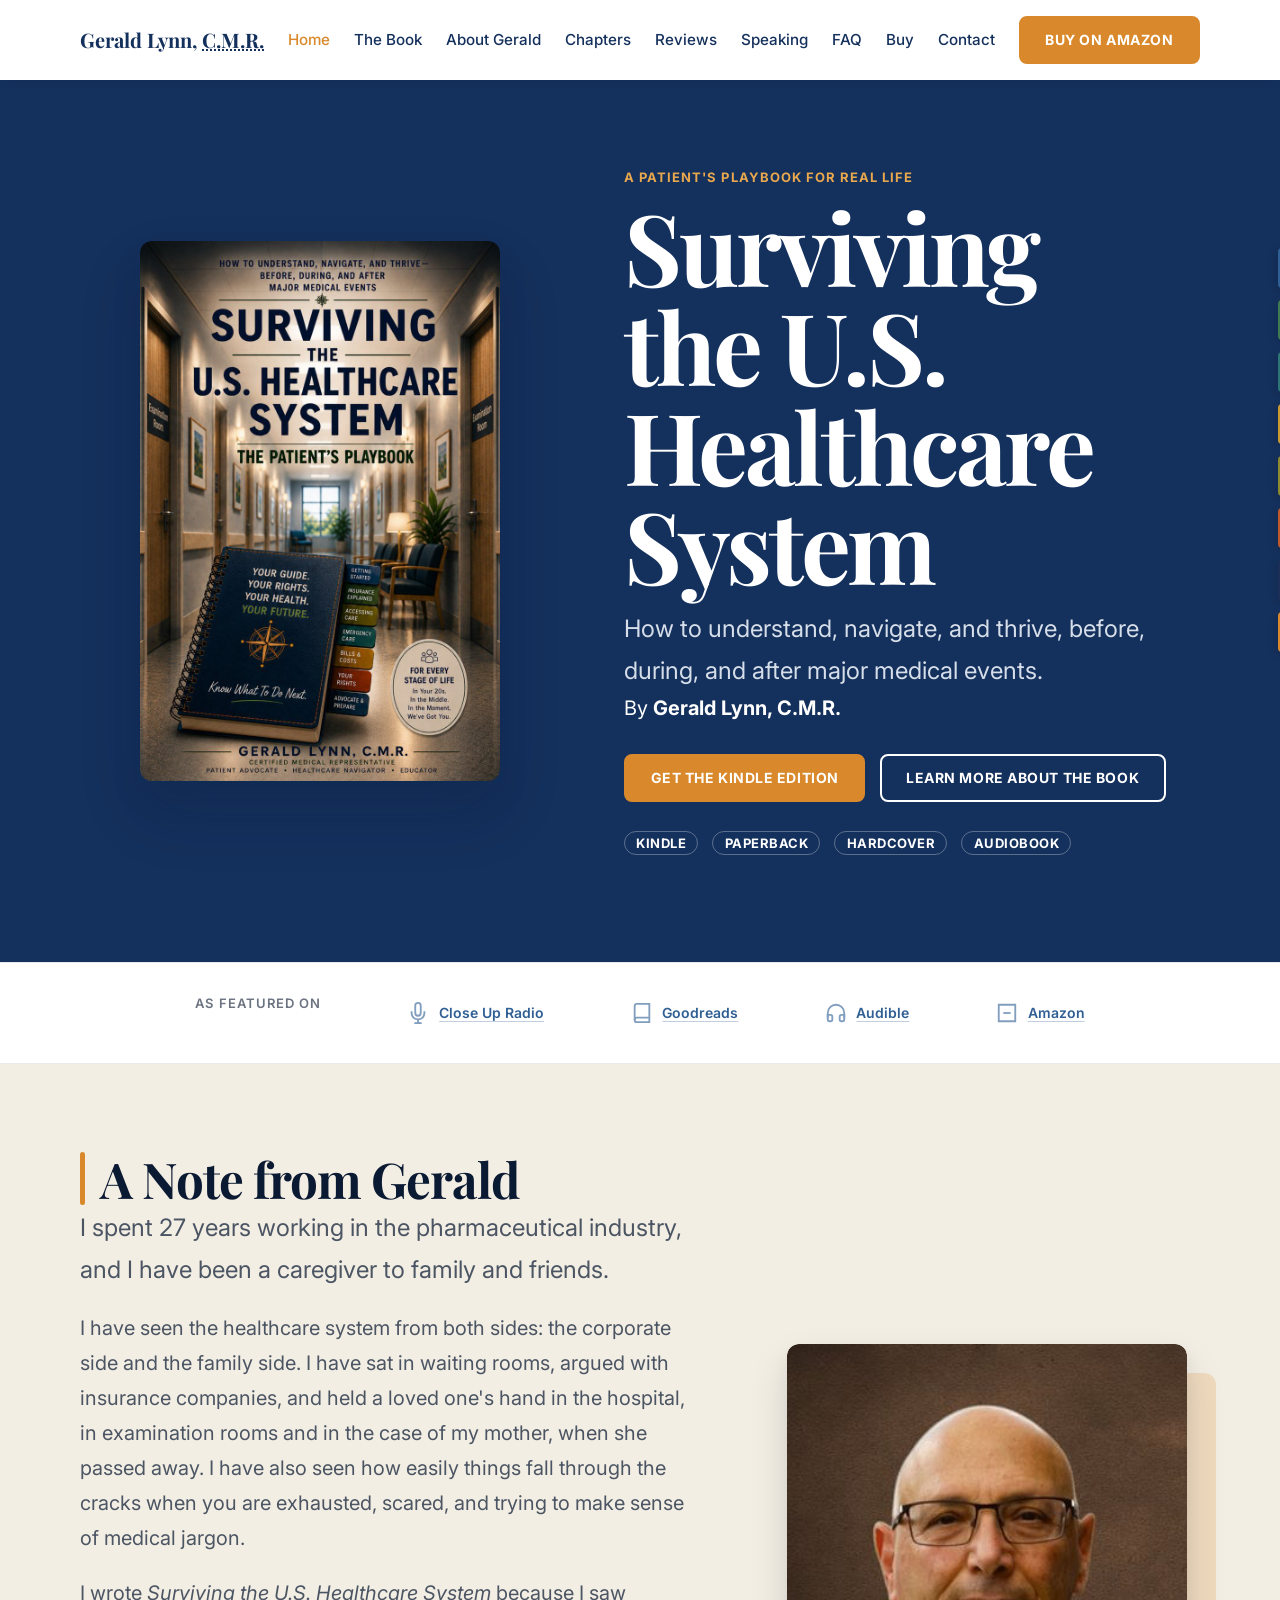
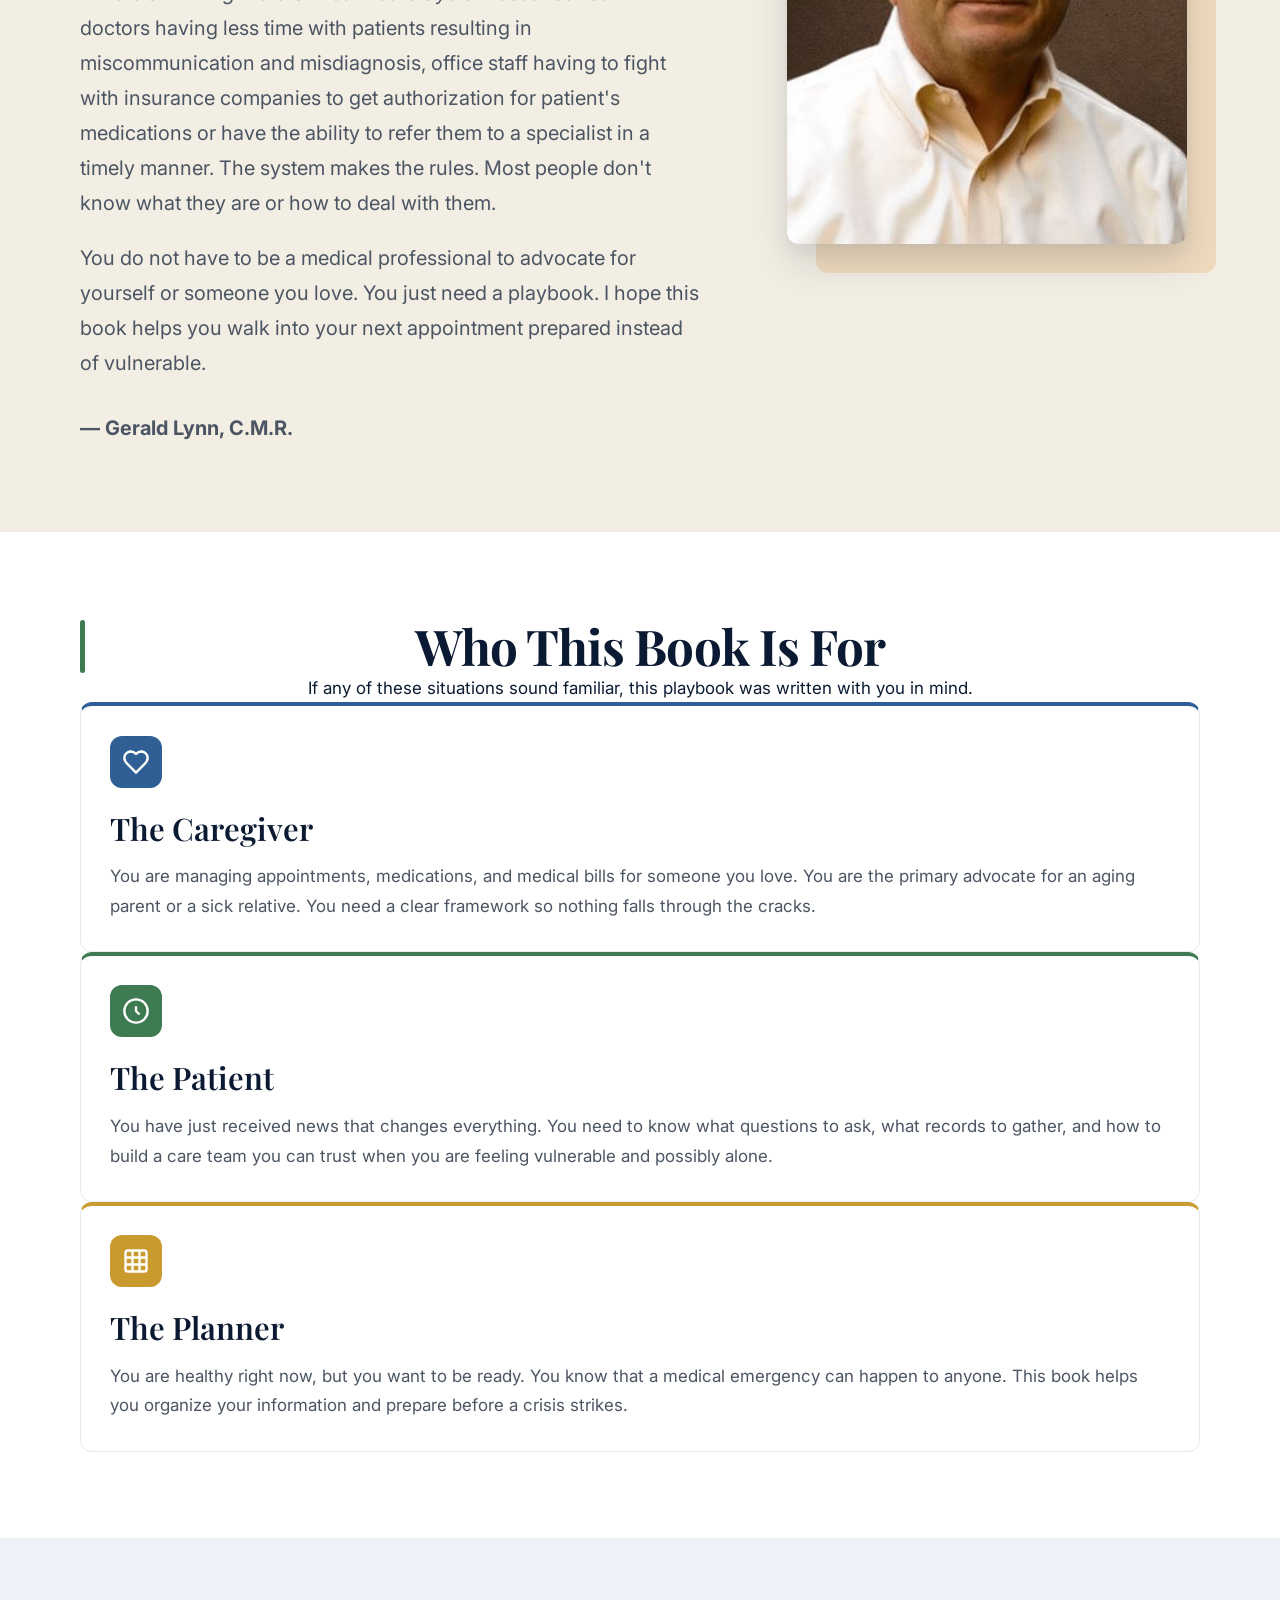
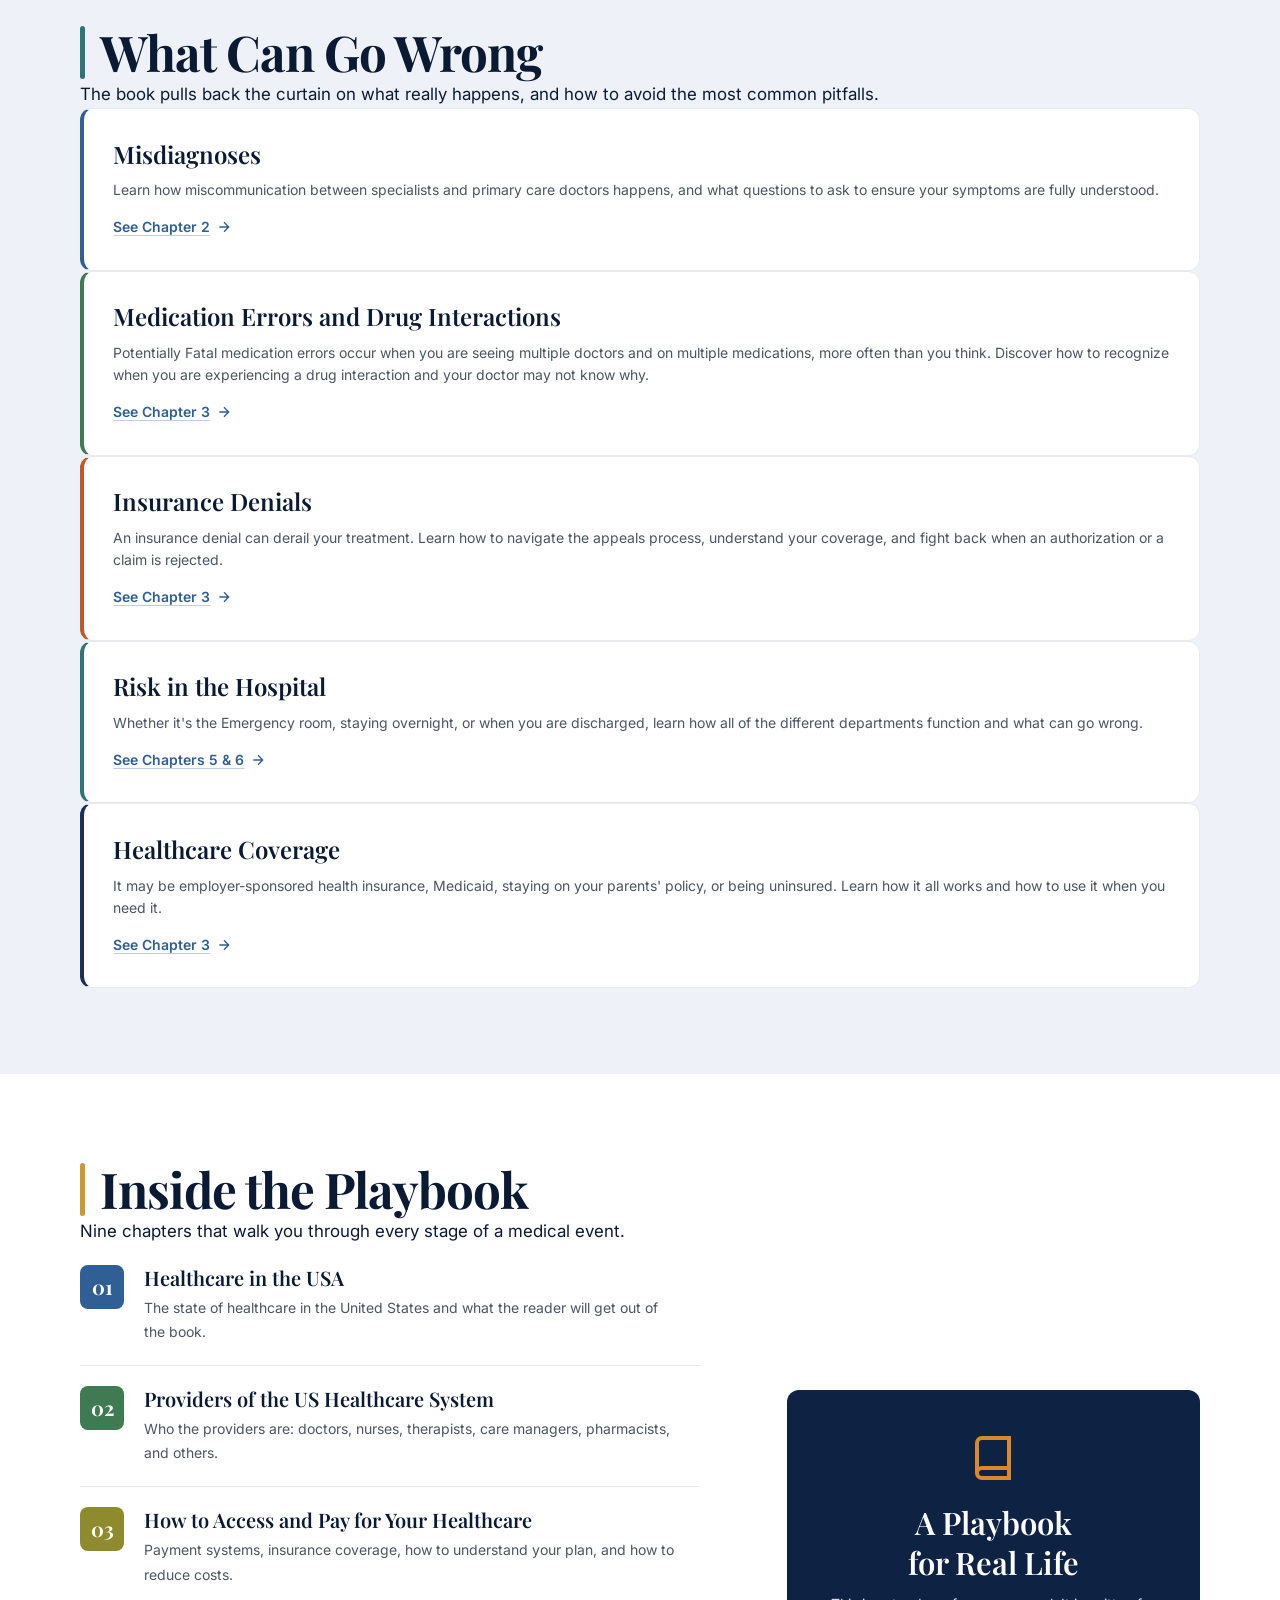
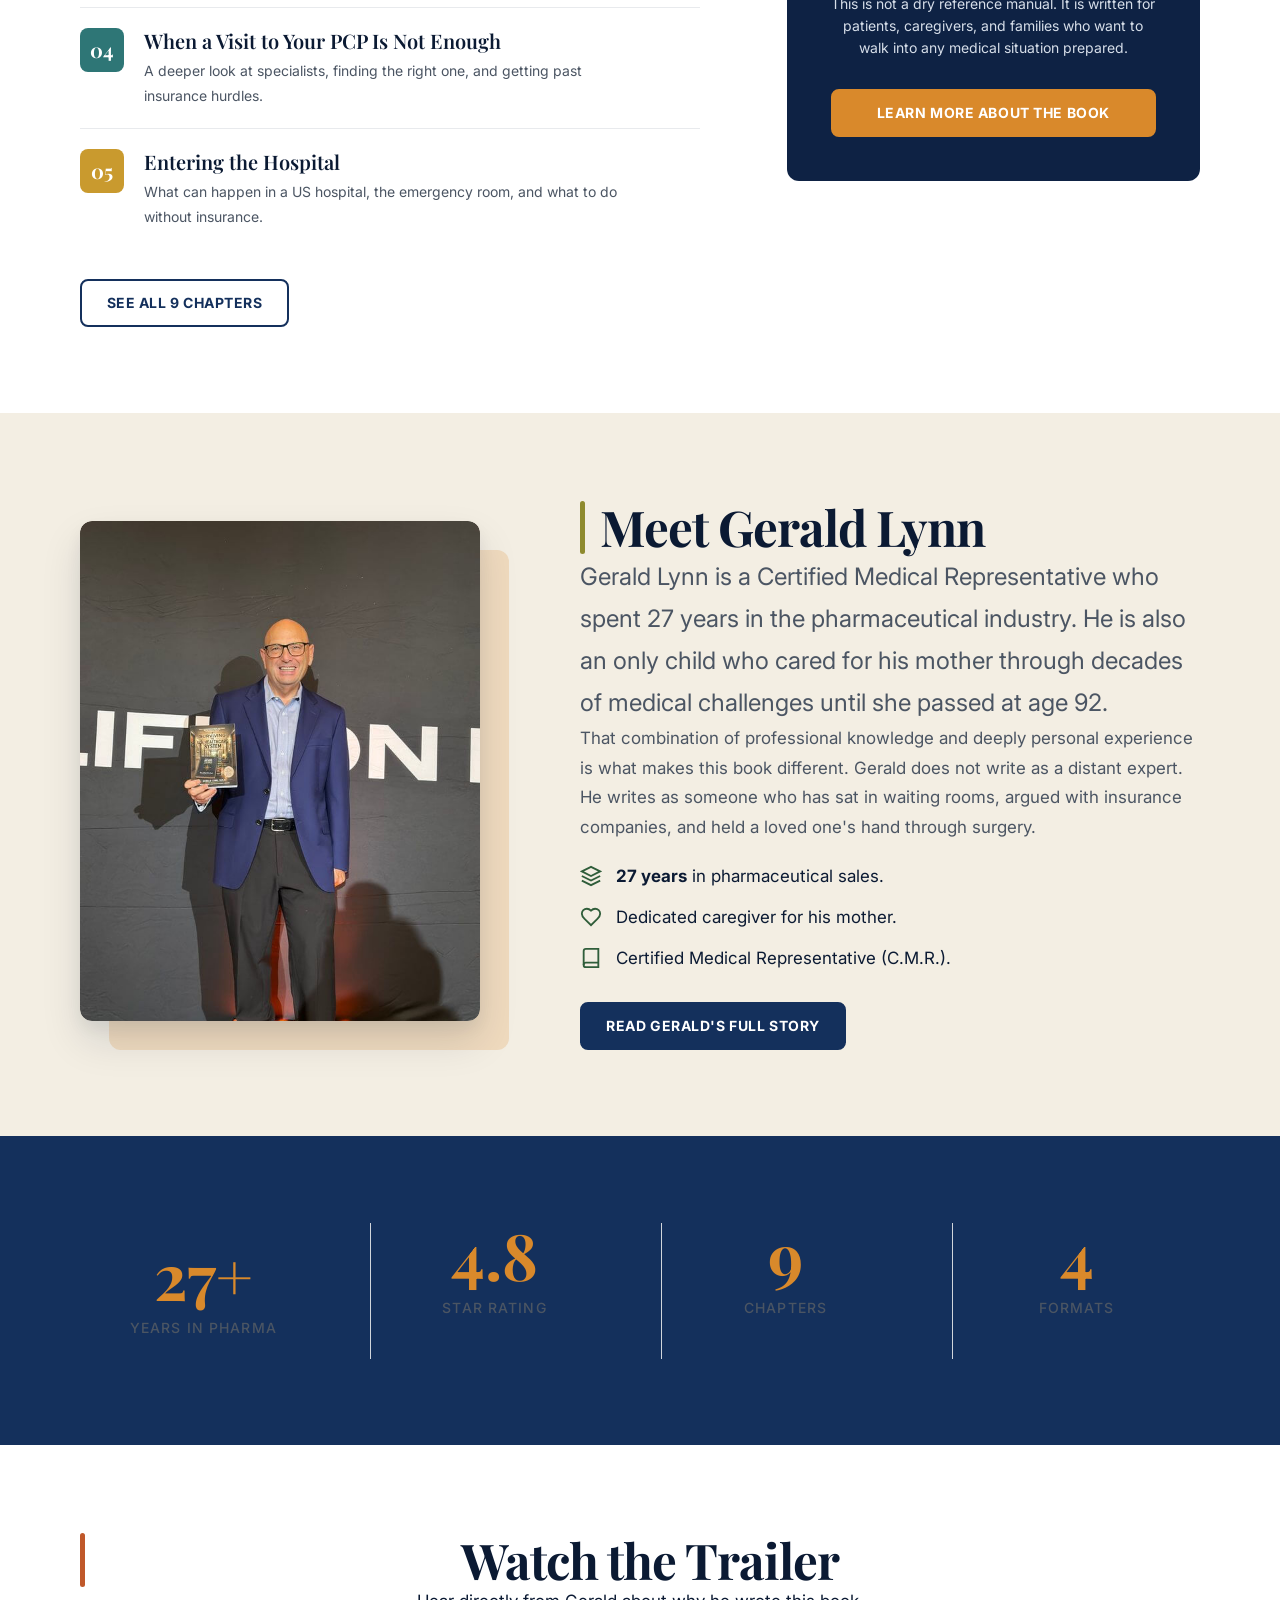
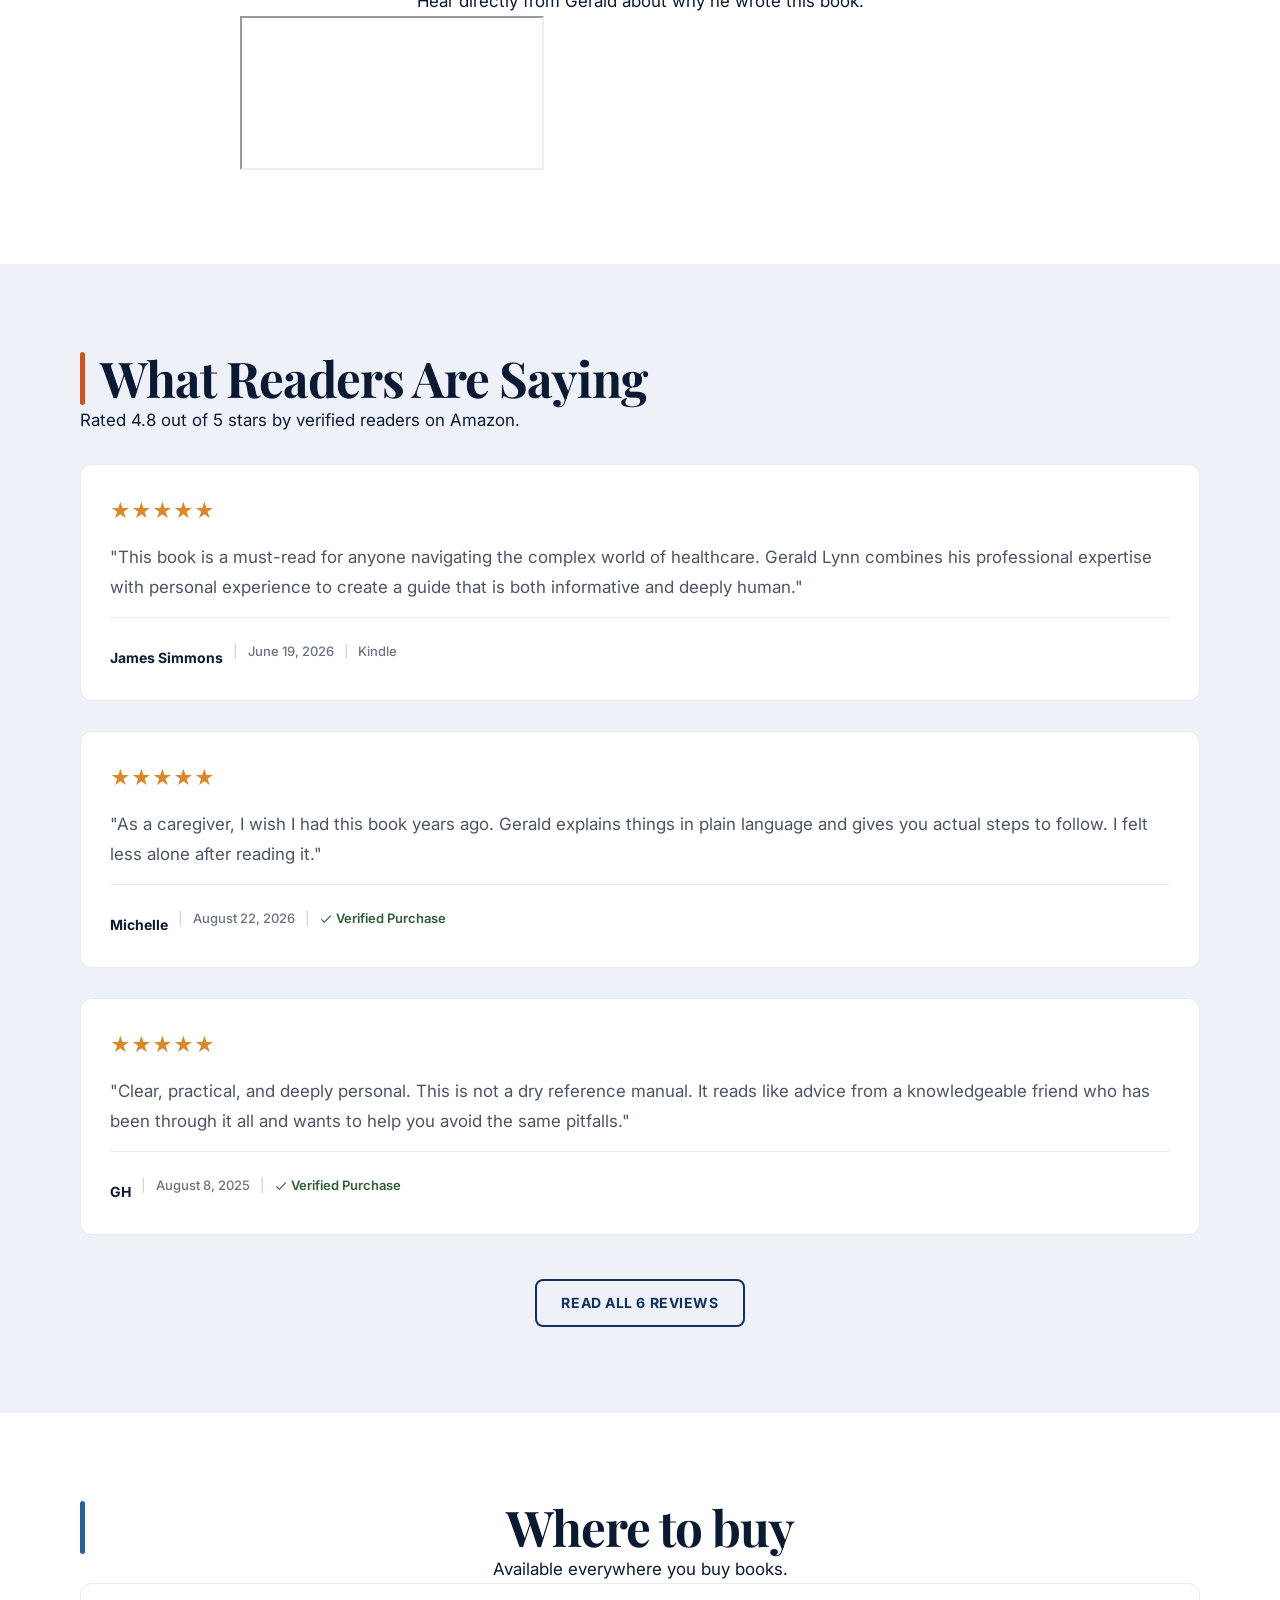
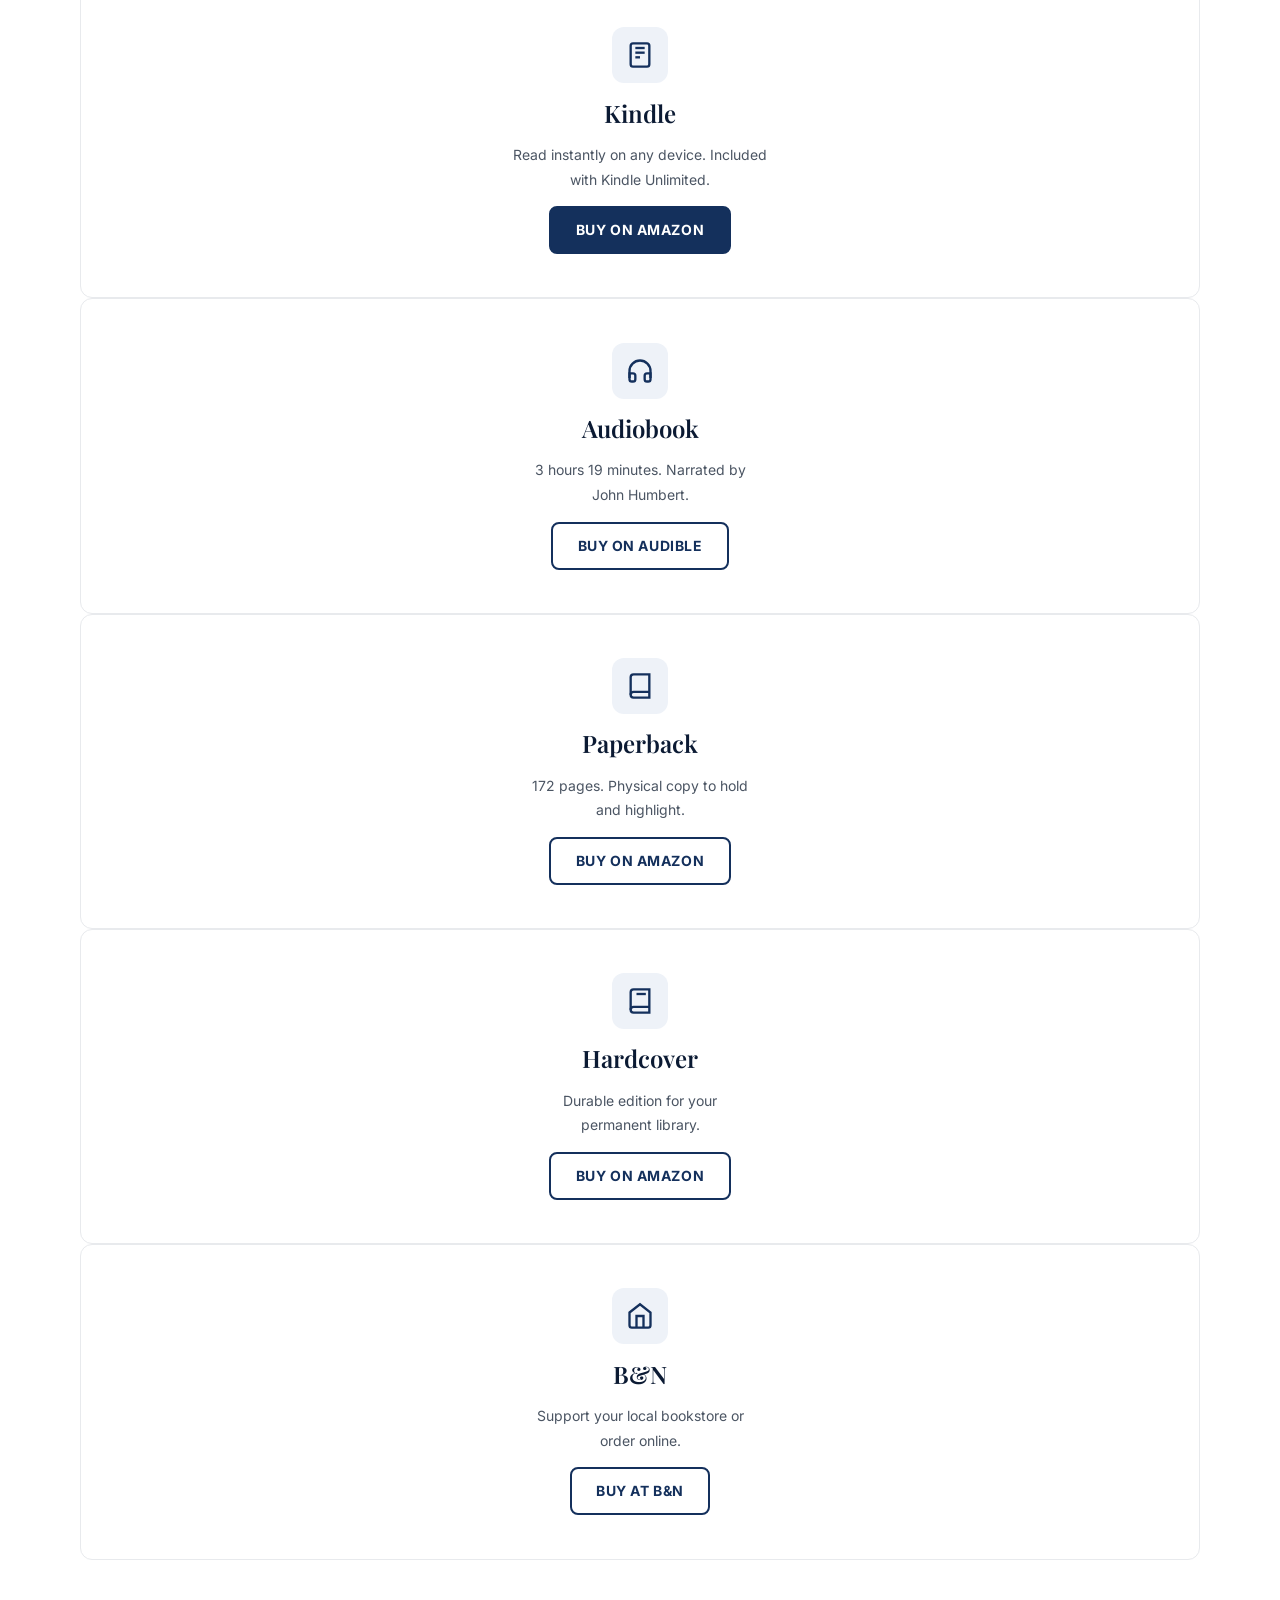
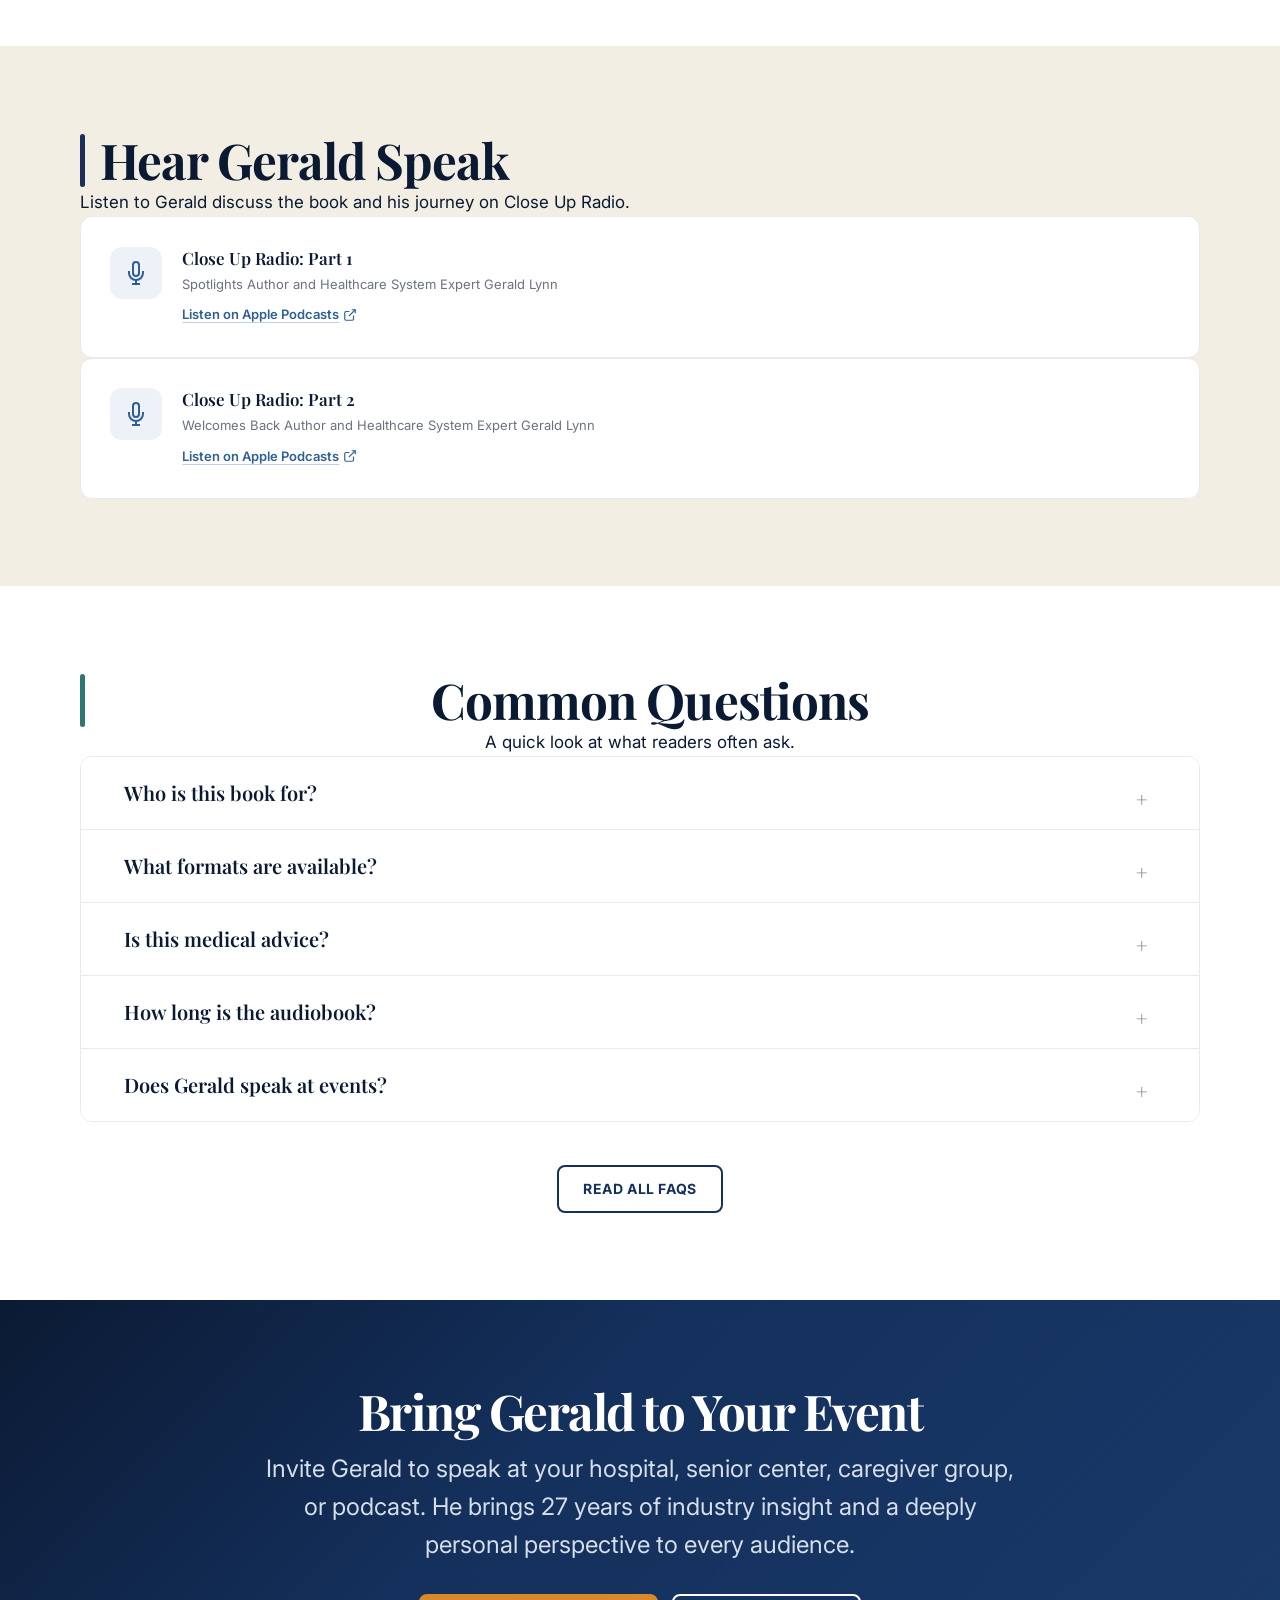
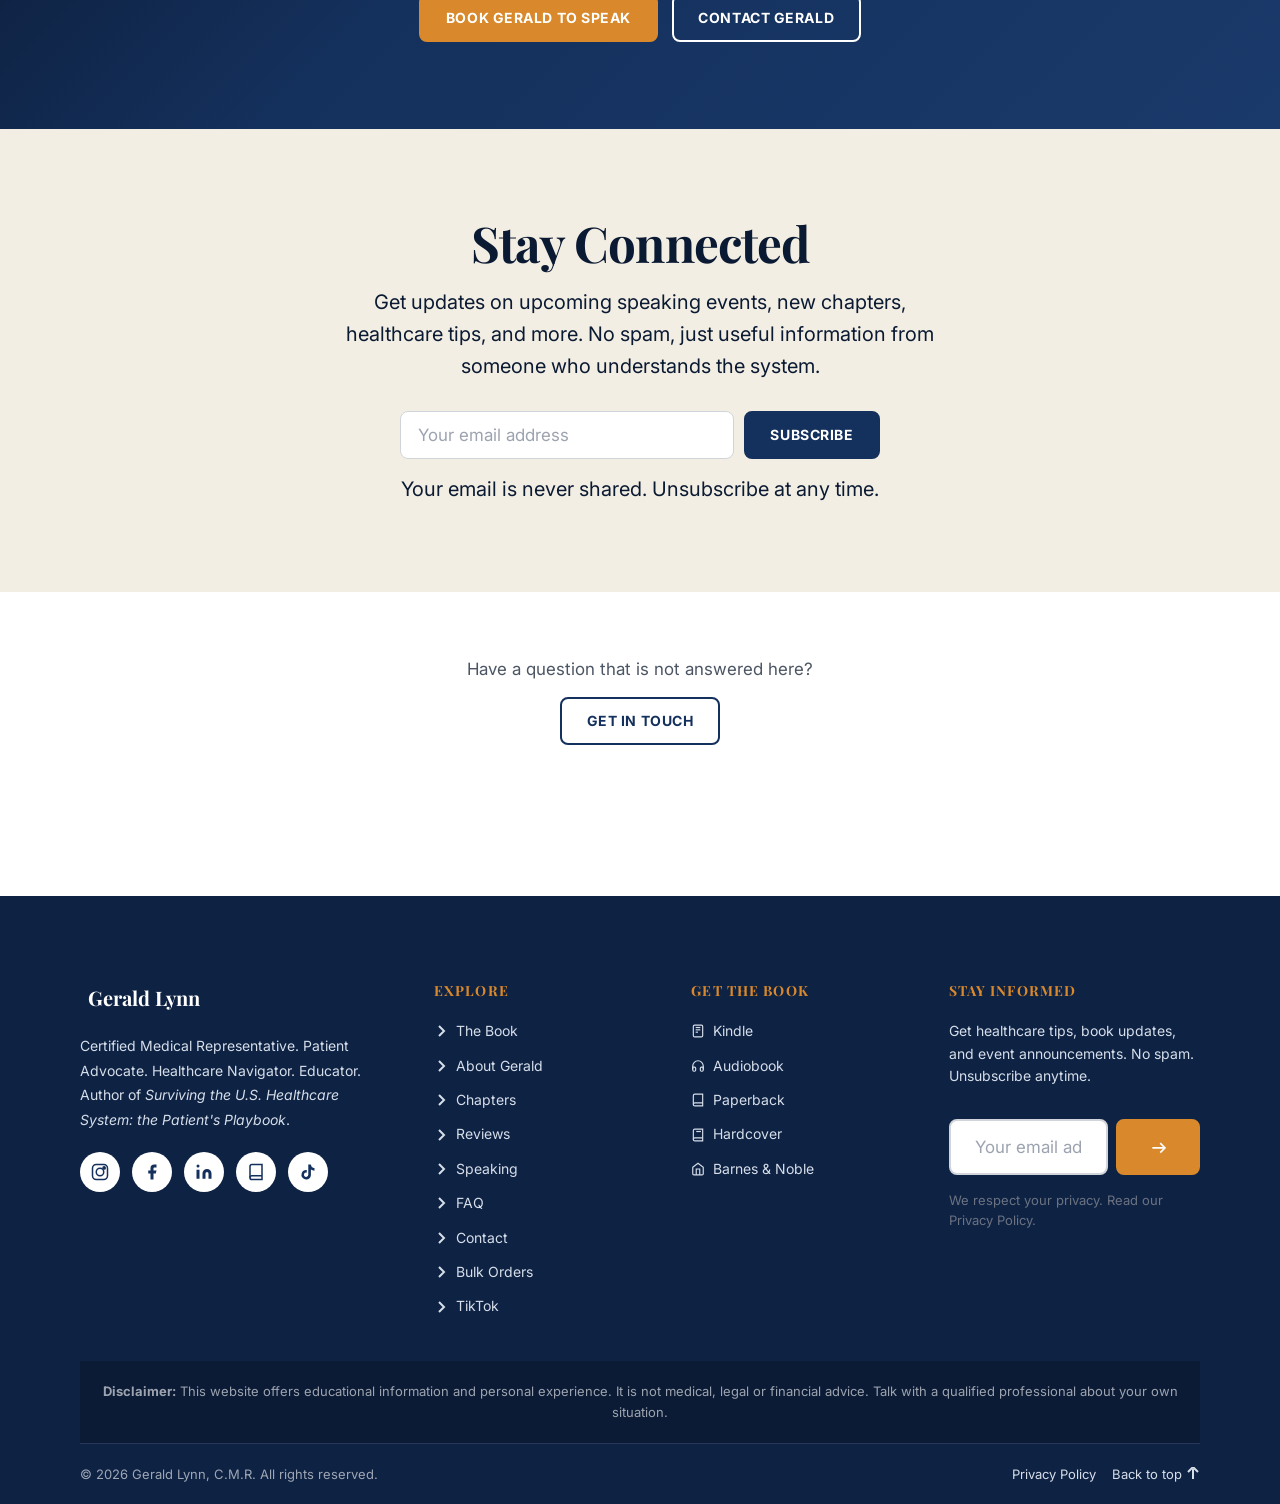
<file: index.html>
<!DOCTYPE html>
<html lang="en" dir="ltr">
<head>
  <!-- ==================================================================
       Gerald Lynn, C.M.R. — Author Homepage
       Surviving the U.S. Healthcare System: the Patient's Playbook
       ================================================================== -->
  <meta charset="UTF-8">
  <meta name="viewport" content="width=device-width, initial-scale=1.0">
  <meta http-equiv="X-UA-Compatible" content="IE=edge">

  <!-- Primary Meta -->
  <title>Gerald Lynn, C.M.R. | Author of Surviving the U.S. Healthcare System</title>
  <meta name="description" content="Gerald Lynn draws on 27 years in pharmaceutical sales and a lifetime of caregiving to help patients and families understand, navigate, and thrive within the U.S. healthcare system.">
  <meta name="author" content="Gerald Lynn, C.M.R.">
  <meta name="robots" content="index, follow">
  <link rel="canonical" href="https://authorgeraldlynn.com/">

  <!-- Open Graph -->
  <meta property="og:type" content="website">
  <meta property="og:title" content="Gerald Lynn, C.M.R. | Author of Surviving the U.S. Healthcare System">
  <meta property="og:description" content="A patient's playbook for understanding, navigating, and thriving before, during, and after major medical events.">
  <meta property="og:url" content="https://authorgeraldlynn.com/">
  <meta property="og:site_name" content="Gerald Lynn, C.M.R.">
  <!-- TODO: Replace with actual OG image once Gerald provides one -->
  <meta property="og:image" content="https://authorgeraldlynn.com/assets/images/book-cover-front-800w.jpg">
  <meta property="og:image:width" content="800">
  <meta property="og:image:height" content="1200">
  <meta property="og:locale" content="en_US">

  <!-- Twitter Card -->
  <meta name="twitter:card" content="summary_large_image">
  <meta name="twitter:title" content="Gerald Lynn, C.M.R. | Surviving the U.S. Healthcare System">
  <meta name="twitter:description" content="A patient's playbook for understanding, navigating, and thriving before, during, and after major medical events.">
  <!-- TODO: Replace with actual Twitter image -->
  <meta name="twitter:image" content="https://authorgeraldlynn.com/assets/images/book-cover-front-800w.jpg">

  <!-- Favicon (TODO: Gerald to provide favicon files) -->
  <link rel="icon" href="favicon.ico" sizes="any">
  <link rel="icon" href="favicon.svg" type="image/svg+xml">
  <link rel="apple-touch-icon" href="apple-touch-icon.png">

  <!-- Preconnect for Google Fonts -->
  <link rel="preconnect" href="https://fonts.googleapis.com">
  <link rel="preconnect" href="https://fonts.gstatic.com" crossorigin>

  <!-- Google Fonts: Playfair Display (headings) + Inter (body) -->
  <link
    href="https://fonts.googleapis.com/css2?family=Playfair+Display:wght@600;700&family=Inter:wght@400;500;600&display=swap"
    rel="stylesheet"
  >

  <!-- Stylesheets -->
  <link rel="stylesheet" href="css/style.css">
  <link rel="stylesheet" href="css/header.css">
  <link rel="stylesheet" href="css/footer.css">
  <link rel="stylesheet" href="css/responsive.css">

  <!-- JSON-LD: Person -->
  <script type="application/ld+json">
  {
    "@context": "https://schema.org",
    "@type": "Person",
    "name": "Gerald Lynn",
    "honorificSuffix": "C.M.R.",
    "jobTitle": "Author and Certified Medical Representative",
    "description": "Gerald Lynn spent 27 years in pharmaceutical sales and served as the sole caregiver for his mother until she passed at age 92. He is the author of Surviving the U.S. Healthcare System: the Patient's Playbook.",
    "url": "https://authorgeraldlynn.com/",
    "sameAs": [
      "https://www.instagram.com/geraldlynn.author/",
      "https://www.facebook.com/p/Gerald-Lynn-61577333356109/",
      "https://www.linkedin.com/in/gerald-lynn-c-m-r-1866a930",
      "https://www.goodreads.com/author/show/60993565.Gerald_Lynn_C_M_R_"
    ]
  }
  </script>

  <!-- JSON-LD: Book -->
  <script type="application/ld+json">
  {
    "@context": "https://schema.org",
    "@type": "Book",
    "name": "Surviving the U.S. Healthcare System: the Patient's Playbook",
    "subtitle": "How to understand, navigate, and thrive, before, during, and after major medical events",
    "author": {
      "@type": "Person",
      "name": "Gerald Lynn, C.M.R."
    },
    "datePublished": "2025-10-23",
    "numberOfPages": 172,
    "bookFormat": [
      "https://schema.org/EBook",
      "https://schema.org/Paperback",
      "https://schema.org/Hardcover",
      "https://schema.org/AudiobookFormat"
    ],
    "publisher": {
      "@type": "Organization",
      "name": "Independently Published"
    },
    "inLanguage": "en-US",
    "url": "https://authorgeraldlynn.com/",
    "image": "https://authorgeraldlynn.com/assets/images/book-cover-front-800w.jpg",
    "offers": [
      {
        "@type": "Offer",
        "name": "Kindle Edition",
        "url": "https://www.amazon.com/dp/B0FXCZVW2J",
        "availability": "https://schema.org/InStock"
      },
      {
        "@type": "Offer",
        "name": "Paperback",
        "url": "https://www.amazon.com/dp/B0FXDBZVSS",
        "availability": "https://schema.org/InStock"
      },
      {
        "@type": "Offer",
        "name": "Audiobook",
        "url": "https://www.audible.com/pd/Surviving-the-US-Healthcare-System-Audiobook/B0GWP8TRR7",
        "availability": "https://schema.org/InStock"
      }
    ]
  }
  </script>
</head>

<body class="page-home">

  <!-- Skip to main content (accessibility) -->
  <a href="#main-content" class="skip-link">Skip to main content</a>

  <!-- Reading progress bar (hidden on home by default, but ready) -->
  <div class="reading-progress" aria-hidden="true"></div>

  <!-- ================================================================
       ANNOUNCEMENT BAR
       ================================================================ -->
  <div class="announcement-bar" role="banner">
    <div class="announcement-bar__inner">
      <span class="announcement-bar__badge">New</span>
      <span>The audiobook is here — 3 hours 19 minutes, narrated by John Humbert.</span>
      <a href="https://www.audible.com/pd/Surviving-the-US-Healthcare-System-Audiobook/B0GWP8TRR7" target="_blank" rel="noopener noreferrer">Listen on Audible</a>
      <span class="announcement-bar__badge" style="background-color: var(--tab-teal);">KU</span>
      <span>Also available on Kindle Unlimited.</span>
    </div>
    <button class="announcement-bar__close" aria-label="Dismiss announcement" type="button">
      <svg width="14" height="14" viewBox="0 0 14 14" fill="none" stroke="currentColor" stroke-width="2"><line x1="1" y1="1" x2="13" y2="13"/><line x1="13" y1="1" x2="1" y2="13"/></svg>
    </button>
  </div>

  <!-- ================================================================
       SITE HEADER (ROOT PAGE)
       ================================================================ -->
  <header class="site-header" role="banner">
    <div class="header__inner">

      <!-- Logo / Wordmark -->
      <a href="index.html" class="header__logo" aria-label="Gerald Lynn, C.M.R., homepage">
        <span class="header__wordmark">Gerald Lynn, <abbr title="Certified Medical Representative">C.M.R.</abbr></span>
      </a>

      <!-- Main Navigation -->
      <nav class="nav" aria-label="Main navigation">
        <button class="nav__toggle" aria-expanded="false" aria-controls="nav-menu" aria-label="Open navigation menu" type="button">
          <span class="nav__toggle-bar"></span>
          <span class="nav__toggle-bar"></span>
          <span class="nav__toggle-bar"></span>
        </button>

        <ul class="nav__list" id="nav-menu" role="list">
          <li class="nav__item"><a href="index.html" class="nav__link nav__link--active" aria-current="page">Home</a></li>
          <li class="nav__item"><a href="about/" class="nav__link">The Book</a></li>
          <li class="nav__item"><a href="author/" class="nav__link">About Gerald</a></li>
          <li class="nav__item"><a href="chapters/" class="nav__link">Chapters</a></li>
          <li class="nav__item"><a href="reviews/" class="nav__link">Reviews</a></li>
          <li class="nav__item"><a href="speaking/" class="nav__link">Speaking</a></li>
          <li class="nav__item"><a href="faq/" class="nav__link">FAQ</a></li>
          <li class="nav__item"><a href="buy/" class="nav__link">Buy</a></li>
          <li class="nav__item"><a href="contact/" class="nav__link">Contact</a></li>
        </ul>
      </nav>

      <!-- Buy CTA (always visible in header) -->
      <a href="https://www.amazon.com/dp/B0FXCZVW2J" class="btn btn--gold btn--sm header__cta" data-config="kindleUrl">
        Buy on Amazon
      </a>

    </div>
  </header>

  <!-- Mobile Menu Overlay -->
  <div class="mobile-menu-overlay" aria-hidden="true"></div>

  <!-- Mobile Menu Panel -->
  <nav class="mobile-menu" id="mobile-menu" aria-label="Mobile navigation" aria-hidden="true">
    <div class="mobile-menu__header">
      <span class="mobile-menu__logo">Gerald Lynn</span>
      <button class="mobile-menu__close" aria-label="Close menu">
        <svg viewBox="0 0 24 24" width="24" height="24"><line x1="4" y1="4" x2="20" y2="20" stroke="currentColor" stroke-width="2"/><line x1="20" y1="4" x2="4" y2="20" stroke="currentColor" stroke-width="2"/></svg>
      </button>
    </div>
    <div class="mobile-menu__nav">
      <a href="index.html" class="mobile-nav-link">
        <span class="mobile-nav-link__dot" style="background-color: var(--tab-blue);" aria-hidden="true"></span> Home
      </a>
      <a href="about/" class="mobile-nav-link">
        <span class="mobile-nav-link__dot" style="background-color: var(--tab-green);" aria-hidden="true"></span> The Book
      </a>
      <a href="author/" class="mobile-nav-link">
        <span class="mobile-nav-link__dot" style="background-color: var(--tab-olive);" aria-hidden="true"></span> About Gerald
      </a>
      <a href="chapters/" class="mobile-nav-link">
        <span class="mobile-nav-link__dot" style="background-color: var(--tab-teal);" aria-hidden="true"></span> Chapters
      </a>
      <a href="reviews/" class="mobile-nav-link">
        <span class="mobile-nav-link__dot" style="background-color: var(--tab-mustard);" aria-hidden="true"></span> Reviews
      </a>
      <a href="speaking/" class="mobile-nav-link">
        <span class="mobile-nav-link__dot" style="background-color: var(--tab-orange);" aria-hidden="true"></span> Speaking
      </a>
      <a href="faq/" class="mobile-nav-link">
        <span class="mobile-nav-link__dot" style="background-color: var(--tab-navy);" aria-hidden="true"></span> FAQ
      </a>
      <a href="buy/" class="mobile-nav-link">
        <span class="mobile-nav-link__dot" style="background-color: var(--gold);" aria-hidden="true"></span> Buy
      </a>
      <a href="contact/" class="mobile-nav-link">
        <span class="mobile-nav-link__dot" style="background-color: var(--gold);" aria-hidden="true"></span> Contact
      </a>
    </div>
    <div class="mobile-menu__cta">
      <a href="https://www.amazon.com/dp/B0FXCZVW2J" class="btn btn--gold" style="width: 100%;">Buy on Amazon</a>
    </div>
    <div class="mobile-menu__social">
      <a href="https://www.instagram.com/geraldlynn.author/" target="_blank" rel="noopener noreferrer" class="social-icon" aria-label="Instagram">
        <svg viewBox="0 0 24 24" fill="none" stroke="currentColor" stroke-width="2"><rect x="2" y="2" width="20" height="20" rx="5"/><circle cx="12" cy="12" r="5"/><circle cx="17.5" cy="6.5" r="1.5" fill="currentColor"/></svg>
      </a>
      <a href="https://www.facebook.com/p/Gerald-Lynn-61577333356109/" target="_blank" rel="noopener noreferrer" class="social-icon" aria-label="Facebook">
        <svg viewBox="0 0 24 24" fill="currentColor"><path d="M18 2h-3a5 5 0 0 0-5 5v3H7v4h3v8h4v-8h3l1-4h-4V7a1 1 0 0 1 1-1h3z"/></svg>
      </a>
      <a href="https://www.linkedin.com/in/gerald-lynn-c-m-r-1866a930" target="_blank" rel="noopener noreferrer" class="social-icon" aria-label="LinkedIn">
        <svg viewBox="0 0 24 24" fill="currentColor"><path d="M16 8a6 6 0 0 1 6 6v7h-4v-7a2 2 0 0 0-4 0v7h-4v-7a6 6 0 0 1 6-6z"/><rect x="2" y="9" width="4" height="12"/><circle cx="4" cy="4" r="2"/></svg>
      </a>
      <a href="https://www.goodreads.com/author/show/60993565.Gerald_Lynn_C_M_R_" target="_blank" rel="noopener noreferrer" class="social-icon" aria-label="Goodreads">
        <svg viewBox="0 0 24 24" fill="none" stroke="currentColor" stroke-width="2"><path d="M4 19.5A2.5 2.5 0 0 1 6.5 17H20"/><path d="M6.5 2H20v20H6.5A2.5 2.5 0 0 1 4 19.5v-15A2.5 2.5 0 0 1 6.5 2z"/></svg>
      </a>
      <a href="https://www.tiktok.com/@glynnauthor" target="_blank" rel="noopener noreferrer" class="social-icon" aria-label="TikTok">
        <svg viewBox="0 0 24 24" fill="currentColor"><path d="M19.59 6.69a4.83 4.83 0 0 1-3.77-4.25V2h-3.45v13.67a2.89 2.89 0 0 1-5.2 1.74 2.89 2.89 0 0 1 2.31-4.64 2.93 2.93 0 0 1 .88.13V9.4a6.84 6.84 0 0 0-1-.05A6.33 6.33 0 0 0 5 20.1a6.34 6.34 0 0 0 10.86-4.43v-7a8.16 8.16 0 0 0 4.77 1.52v-3.4a4.85 4.85 0 0 1-1-.1z"/></svg>
      </a>
    </div>
    <div class="mobile-menu__footer">
      <p>&copy; <span class="js-year">2025</span> Gerald Lynn. All rights reserved.</p>
    </div>
  </nav>

  <!-- Tab Rail (desktop only, right edge) -->
  <div class="tab-rail" aria-label="Page sections" role="navigation">
    <a href="#hero" class="tab-rail__item is-active">
      <span class="tab-rail__label">Welcome</span>
      <span class="tab-rail__tab tab-rail__tab--blue" aria-hidden="true"></span>
    </a>
    <a href="#who-its-for" class="tab-rail__item">
      <span class="tab-rail__label">Who It's For</span>
      <span class="tab-rail__tab tab-rail__tab--green" aria-hidden="true"></span>
    </a>
    <a href="#what-can-go-wrong" class="tab-rail__item">
      <span class="tab-rail__label">What Can Go Wrong</span>
      <span class="tab-rail__tab tab-rail__tab--teal" aria-hidden="true"></span>
    </a>
    <a href="#inside-the-playbook" class="tab-rail__item">
      <span class="tab-rail__label">Chapters</span>
      <span class="tab-rail__tab tab-rail__tab--mustard" aria-hidden="true"></span>
    </a>
    <a href="#about-gerald" class="tab-rail__item">
      <span class="tab-rail__label">About Gerald</span>
      <span class="tab-rail__tab tab-rail__tab--olive" aria-hidden="true"></span>
    </a>
    <a href="#reviews" class="tab-rail__item">
      <span class="tab-rail__label">Reviews</span>
      <span class="tab-rail__tab tab-rail__tab--orange" aria-hidden="true"></span>
    </a>
    <a href="#formats" class="tab-rail__item">
      <span class="tab-rail__label">Buy</span>
      <span class="tab-rail__tab tab-rail__tab--navy" aria-hidden="true"></span>
    </a>
    <a href="#newsletter" class="tab-rail__item">
      <span class="tab-rail__label">Subscribe</span>
      <span class="tab-rail__tab tab-rail__tab--gold" aria-hidden="true"></span>
    </a>
  </div>

  <!-- ================================================================
       MAIN CONTENT
       ================================================================ -->
  <main id="main-content" tabindex="-1">

    <!-- ==============================================================
         SECTION 1: HERO
         ============================================================== -->
    <section class="hero" id="hero" aria-labelledby="hero-heading" style="background-color: var(--navy); color: var(--white);">
      <div class="container hero__inner">
        
        <!-- Book Cover -->
        <div class="hero__book reveal" data-load-order="1">
          <img
            src="assets/images/book-cover-front-800w.jpg"
            alt="Cover of Surviving the U.S. Healthcare System: the Patient's Playbook by Gerald Lynn, C.M.R."
            width="800"
            height="1200"
            loading="eager"
            class="book-cover hero__cover-img"
            fetchpriority="high"
          >
        </div>

        <!-- Hero Text -->
        <div class="hero__text reveal" data-load-order="2">
          <p class="overline" style="color: var(--gold-light);">A Patient's Playbook for Real Life</p>
          <h1 id="hero-heading" class="display hero__title" style="color: var(--white);">
            Surviving the U.S. Healthcare System
          </h1>
          <p class="subtitle hero__subtitle" style="color: var(--text-on-navy);">
            How to understand, navigate, and thrive, before, during, and after major medical events.
          </p>
          <p class="hero__byline" style="color: var(--white);">
            By <strong>Gerald Lynn, C.M.R.</strong>
          </p>

          <!-- Hero CTAs -->
          <div class="btn-group hero__actions">
            <a href="https://www.amazon.com/dp/B0FXCZVW2J" class="btn btn--gold btn--lg btn-magnetic" data-config="kindleUrl">
              Get the Kindle Edition
            </a>
            <a href="about/" class="btn btn--outline-on-dark btn--lg">
              Learn More About the Book
            </a>
          </div>

          <!-- Format badges -->
          <ul class="hero__formats" aria-label="Available formats">
            <li class="badge badge-outline" style="color: var(--white); border-color: rgba(255,255,255,0.3);">Kindle</li>
            <li class="badge badge-outline" style="color: var(--white); border-color: rgba(255,255,255,0.3);">Paperback</li>
            <li class="badge badge-outline" style="color: var(--white); border-color: rgba(255,255,255,0.3);">Hardcover</li>
            <li class="badge badge-outline" style="color: var(--white); border-color: rgba(255,255,255,0.3);">Audiobook</li>
          </ul>
        </div>

      </div>
    </section>

    <!-- ==============================================================
         SECTION 2: SOCIAL PROOF / TRUST STRIP
         ============================================================== -->
    <section class="trust-strip" aria-label="Featured on">
      <div class="container trust-strip__inner">
        <span class="trust-strip__label">As featured on</span>
        <a href="https://podcasts.apple.com/us/podcast/part-1-close-up-radio-spotlights-author-and/id1785721253?i=1000750425249" target="_blank" rel="noopener noreferrer" class="trust-strip__item">
          <svg viewBox="0 0 24 24" fill="none" stroke="currentColor" stroke-width="2"><path d="M12 1a3 3 0 0 0-3 3v8a3 3 0 0 0 6 0V4a3 3 0 0 0-3-3z"/><path d="M19 10v2a7 7 0 0 1-14 0v-2"/><line x1="12" y1="19" x2="12" y2="23"/><line x1="8" y1="23" x2="16" y2="23"/></svg>
          Close Up Radio
        </a>
        <a href="https://www.goodreads.com/author/show/60993565.Gerald_Lynn_C_M_R_" target="_blank" rel="noopener noreferrer" class="trust-strip__item">
          <svg viewBox="0 0 24 24" fill="none" stroke="currentColor" stroke-width="2"><path d="M4 19.5A2.5 2.5 0 0 1 6.5 17H20"/><path d="M6.5 2H20v20H6.5A2.5 2.5 0 0 1 4 19.5v-15A2.5 2.5 0 0 1 6.5 2z"/></svg>
          Goodreads
        </a>
        <a href="https://www.audible.com/pd/Surviving-the-US-Healthcare-System-Audiobook/B0GWP8TRR7" target="_blank" rel="noopener noreferrer" class="trust-strip__item">
          <svg viewBox="0 0 24 24" fill="none" stroke="currentColor" stroke-width="2"><path d="M3 18v-6a9 9 0 0 1 18 0v6"/><path d="M21 19a2 2 0 0 1-2 2h-1a2 2 0 0 1-2-2v-3a2 2 0 0 1 2-2h3v5z"/><path d="M3 19a2 2 0 0 0 2 2h1a2 2 0 0 0 2-2v-3a2 2 0 0 0-2-2H3v5z"/></svg>
          Audible
        </a>
        <a href="https://www.amazon.com/dp/B0FXCZVW2J" target="_blank" rel="noopener noreferrer" class="trust-strip__item">
          <svg viewBox="0 0 24 24" fill="none" stroke="currentColor" stroke-width="2"><path d="M3 3h18v18H3z"/><path d="M8 12h8"/></svg>
          Amazon
        </a>
      </div>
    </section>

    <!-- ==============================================================
         SECTION 3: WELCOME LETTER
         ============================================================== -->
    <section class="section section--cream" id="welcome" aria-labelledby="welcome-heading">
      <div class="container">
        <div class="grid-60-40">
          
          <div class="reveal reveal-left">
            <div class="tab-heading tab-heading--gold">
              <h2 id="welcome-heading" class="section__title">A Note from Gerald</h2>
            </div>
            
            <div class="prose">
              <p class="lead">I spent 27 years working in the pharmaceutical industry, and I have been a caregiver to family and friends.</p>
              <p>I have seen the healthcare system from both sides: the corporate side and the family side. I have sat in waiting rooms, argued with insurance companies, and held a loved one's hand in the hospital, in examination rooms and in the case of my mother, when she passed away. I have also seen how easily things fall through the cracks when you are exhausted, scared, and trying to make sense of medical jargon.</p>
              <p>I wrote <em>Surviving the U.S. Healthcare System</em> because I saw doctors having less time with patients resulting in miscommunication and misdiagnosis, office staff having to fight with insurance companies to get authorization for patient's medications or have the ability to refer them to a specialist in a timely manner. The system makes the rules. Most people don't know what they are or how to deal with them.</p>
              <p>You do not have to be a medical professional to advocate for yourself or someone you love. You just need a playbook. I hope this book helps you walk into your next appointment prepared instead of vulnerable.</p>
              <p style="margin-top: var(--sp-lg); font-weight: 700;">— Gerald Lynn, C.M.R.</p>
            </div>
          </div>

          <div class="reveal reveal-right">
            <div class="img-frame img-frame--right">
              <div class="img-frame__accent"></div>
              <div class="img-frame__image">
                <img src="assets/images/gerald-lynn-studio-portrait-400w.jpg" alt="Gerald Lynn, C.M.R." loading="lazy" width="400" height="500" style="aspect-ratio: 4/5; object-fit: cover;">
              </div>
            </div>
          </div>

        </div>
      </div>
    </section>

    <!-- ==============================================================
         SECTION 4: WHO THIS BOOK IS FOR
         ============================================================== -->
    <section class="section" id="who-its-for" aria-labelledby="audience-heading">
      <div class="container">
        
        <div class="section__header text-center reveal">
          <div class="tab-heading tab-heading--green" style="justify-content: center;">
            <h2 id="audience-heading" class="section__title">Who This Book Is For</h2>
          </div>
          <p class="section__subtitle">If any of these situations sound familiar, this playbook was written with you in mind.</p>
        </div>

        <div class="grid-3" data-stagger-children>
          
          <!-- Card 1 -->
          <div class="card card-tab card-tab--blue reveal" data-stagger="0">
            <div class="card-body">
              <div class="feature-card__icon" style="background-color: var(--tab-blue);">
                <svg viewBox="0 0 24 24" fill="none" stroke="currentColor" stroke-width="2"><path d="M19 14c1.49-1.46 3-3.21 3-5.5A5.5 5.5 0 0 0 16.5 3c-1.76 0-3 .5-4.5 2-1.5-1.5-2.74-2-4.5-2A5.5 5.5 0 0 0 2 8.5c0 2.3 1.5 4.05 3 5.5l7 7Z"/></svg>
              </div>
              <h3 class="h4" style="margin-bottom: var(--sp-sm);">The Caregiver</h3>
              <p class="text-secondary" style="line-height: var(--lh-relaxed);">
                You are managing appointments, medications, and medical bills for someone you love. You are the primary advocate for an aging parent or a sick relative. You need a clear framework so nothing falls through the cracks.
              </p>
            </div>
          </div>

          <!-- Card 2 -->
          <div class="card card-tab card-tab--green reveal" data-stagger="1">
            <div class="card-body">
              <div class="feature-card__icon" style="background-color: var(--tab-green);">
                <svg viewBox="0 0 24 24" fill="none" stroke="currentColor" stroke-width="2"><circle cx="12" cy="12" r="10"/><path d="M12 8v4l3 3"/></svg>
              </div>
              <h3 class="h4" style="margin-bottom: var(--sp-sm);">The Patient</h3>
              <p class="text-secondary" style="line-height: var(--lh-relaxed);">
                You have just received news that changes everything. You need to know what questions to ask, what records to gather, and how to build a care team you can trust when you are feeling vulnerable and possibly alone.
              </p>
            </div>
          </div>

          <!-- Card 3 -->
          <div class="card card-tab card-tab--mustard reveal" data-stagger="2">
            <div class="card-body">
              <div class="feature-card__icon" style="background-color: var(--tab-mustard);">
                <svg viewBox="0 0 24 24" fill="none" stroke="currentColor" stroke-width="2"><rect x="3" y="3" width="18" height="18" rx="2"/><path d="M9 3v18M15 3v18M3 9h18M3 15h18"/></svg>
              </div>
              <h3 class="h4" style="margin-bottom: var(--sp-sm);">The Planner</h3>
              <p class="text-secondary" style="line-height: var(--lh-relaxed);">
                You are healthy right now, but you want to be ready. You know that a medical emergency can happen to anyone. This book helps you organize your information and prepare before a crisis strikes.
              </p>
            </div>
          </div>

        </div>
      </div>
    </section>

    <!-- ==============================================================
         SECTION 5: WHAT CAN GO WRONG
         ============================================================== -->
    <section class="section section--ice" id="what-can-go-wrong" aria-labelledby="wrong-heading">
      <div class="container">
        
        <div class="section__header reveal">
          <div class="tab-heading tab-heading--teal">
            <h2 id="wrong-heading" class="section__title">What Can Go Wrong</h2>
          </div>
          <p class="section__subtitle">The book pulls back the curtain on what really happens, and how to avoid the most common pitfalls.</p>
        </div>

        <div class="grid-2" data-stagger-children>
          
          <div class="panel reveal" data-stagger="0" style="border-left: 4px solid var(--tab-blue);">
            <h3 class="h5" style="margin-bottom: var(--sp-xs);">Misdiagnoses</h3>
            <p class="text-sm text-secondary">Learn how miscommunication between specialists and primary care doctors happens, and what questions to ask to ensure your symptoms are fully understood.</p>
            <a href="chapters/#chapter-2" class="arrow-link" style="margin-top: var(--sp-sm);">See Chapter 2 <svg viewBox="0 0 24 24" fill="none" stroke="currentColor" stroke-width="2"><path d="M5 12h14M12 5l7 7-7 7"/></svg></a>
          </div>

          <div class="panel reveal" data-stagger="1" style="border-left: 4px solid var(--tab-green);">
            <h3 class="h5" style="margin-bottom: var(--sp-xs);">Medication Errors and Drug Interactions</h3>
            <p class="text-sm text-secondary">Potentially Fatal medication errors occur when you are seeing multiple doctors and on multiple medications, more often than you think. Discover how to recognize when you are experiencing a drug interaction and your doctor may not know why.</p>
            <a href="chapters/#chapter-3" class="arrow-link" style="margin-top: var(--sp-sm);">See Chapter 3 <svg viewBox="0 0 24 24" fill="none" stroke="currentColor" stroke-width="2"><path d="M5 12h14M12 5l7 7-7 7"/></svg></a>
          </div>

          <div class="panel reveal" data-stagger="3" style="border-left: 4px solid var(--tab-orange);">
            <h3 class="h5" style="margin-bottom: var(--sp-xs);">Insurance Denials</h3>
            <p class="text-sm text-secondary">An insurance denial can derail your treatment. Learn how to navigate the appeals process, understand your coverage, and fight back when an authorization or a claim is rejected.</p>
            <a href="chapters/#chapter-3" class="arrow-link" style="margin-top: var(--sp-sm);">See Chapter 3 <svg viewBox="0 0 24 24" fill="none" stroke="currentColor" stroke-width="2"><path d="M5 12h14M12 5l7 7-7 7"/></svg></a>
          </div>

          <div class="panel reveal" data-stagger="4" style="border-left: 4px solid var(--tab-teal);">
            <h3 class="h5" style="margin-bottom: var(--sp-xs);">Risk in the Hospital</h3>
            <p class="text-sm text-secondary">Whether it's the Emergency room, staying overnight, or when you are discharged, learn how all of the different departments function and what can go wrong.</p>
            <a href="chapters/#chapter-5" class="arrow-link" style="margin-top: var(--sp-sm);">See Chapters 5 &amp; 6 <svg viewBox="0 0 24 24" fill="none" stroke="currentColor" stroke-width="2"><path d="M5 12h14M12 5l7 7-7 7"/></svg></a>
          </div>

          <div class="panel reveal" data-stagger="5" style="border-left: 4px solid var(--tab-navy);">
            <h3 class="h5" style="margin-bottom: var(--sp-xs);">Healthcare Coverage</h3>
            <p class="text-sm text-secondary">It may be employer-sponsored health insurance, Medicaid, staying on your parents' policy, or being uninsured. Learn how it all works and how to use it when you need it.</p>
            <a href="chapters/#chapter-3" class="arrow-link" style="margin-top: var(--sp-sm);">See Chapter 3 <svg viewBox="0 0 24 24" fill="none" stroke="currentColor" stroke-width="2"><path d="M5 12h14M12 5l7 7-7 7"/></svg></a>
          </div>

        </div>
      </div>
    </section>

    <!-- ==============================================================
         SECTION 6: INSIDE THE PLAYBOOK (CHAPTERS PREVIEW)
         ============================================================== -->
    <section class="section" id="inside-the-playbook" aria-labelledby="inside-heading">
      <div class="container">
        
        <div class="section__header reveal">
          <div class="tab-heading tab-heading--mustard">
            <h2 id="inside-heading" class="section__title">Inside the Playbook</h2>
          </div>
          <p class="section__subtitle">Nine chapters that walk you through every stage of a medical event.</p>
        </div>

        <div class="grid-60-40">
          
          <div class="reveal reveal-left">
            <ul class="tab-list">
              <li class="tab-list__item" data-tab="1">
                <div class="tab-list__number">01</div>
                <div class="tab-list__content">
                  <h4 class="tab-list__title">Healthcare in the USA</h4>
                  <p class="tab-list__desc">The state of healthcare in the United States and what the reader will get out of the book.</p>
                </div>
              </li>
              <li class="tab-list__item" data-tab="2">
                <div class="tab-list__number">02</div>
                <div class="tab-list__content">
                  <h4 class="tab-list__title">Providers of the US Healthcare System</h4>
                  <p class="tab-list__desc">Who the providers are: doctors, nurses, therapists, care managers, pharmacists, and others.</p>
                </div>
              </li>
              <li class="tab-list__item" data-tab="3">
                <div class="tab-list__number">03</div>
                <div class="tab-list__content">
                  <h4 class="tab-list__title">How to Access and Pay for Your Healthcare</h4>
                  <p class="tab-list__desc">Payment systems, insurance coverage, how to understand your plan, and how to reduce costs.</p>
                </div>
              </li>
              <li class="tab-list__item" data-tab="4">
                <div class="tab-list__number">04</div>
                <div class="tab-list__content">
                  <h4 class="tab-list__title">When a Visit to Your PCP Is Not Enough</h4>
                  <p class="tab-list__desc">A deeper look at specialists, finding the right one, and getting past insurance hurdles.</p>
                </div>
              </li>
              <li class="tab-list__item" data-tab="5">
                <div class="tab-list__number">05</div>
                <div class="tab-list__content">
                  <h4 class="tab-list__title">Entering the Hospital</h4>
                  <p class="tab-list__desc">What can happen in a US hospital, the emergency room, and what to do without insurance.</p>
                </div>
              </li>
            </ul>
            <div style="margin-top: var(--sp-lg);">
              <a href="chapters/" class="btn btn--outline">See All 9 Chapters</a>
            </div>
          </div>

          <div class="reveal reveal-right">
            <div class="panel panel--navy" style="padding: var(--sp-xl); text-align: center;">
              <svg width="48" height="48" viewBox="0 0 24 24" fill="none" stroke="var(--gold)" stroke-width="2" style="margin: 0 auto var(--sp-md);">
                <path d="M4 19.5A2.5 2.5 0 0 1 6.5 17H20"/>
                <path d="M6.5 2H20v20H6.5A2.5 2.5 0 0 1 4 19.5v-15A2.5 2.5 0 0 1 6.5 2z"/>
              </svg>
              <h3 class="h4" style="color: var(--white); margin-bottom: var(--sp-xs);">A Playbook for Real Life</h3>
              <p class="text-sm" style="color: var(--text-on-navy); margin-bottom: var(--sp-lg);">
                This is not a dry reference manual. It is written for patients, caregivers, and families who want to walk into any medical situation prepared.
              </p>
              <a href="about/" class="btn btn--gold" style="width: 100%;">Learn More About the Book</a>
            </div>
          </div>

        </div>
      </div>
    </section>

    <!-- ==============================================================
         SECTION 7: ABOUT GERALD (TEASER)
         ============================================================== -->
    <section class="section section--cream" id="about-gerald" aria-labelledby="about-heading">
      <div class="container">
        <div class="grid-40-60">
          
          <div class="reveal reveal-left">
            <div class="img-frame">
              <div class="img-frame__accent"></div>
              <div class="img-frame__image">
                <img src="assets/images/gerald-lynn-life-on-fire-dallas-2026-closeup-600w.jpg" alt="Gerald Lynn smiling and holding his book in a navy blazer" loading="lazy" width="600" height="800" style="aspect-ratio: 4/5; object-fit: cover; object-position: center top;">
              </div>
            </div>
          </div>

          <div class="reveal reveal-right">
            <div class="tab-heading tab-heading--olive">
              <h2 id="about-heading" class="section__title">Meet Gerald Lynn</h2>
            </div>
            
            <p class="lead">Gerald Lynn is a Certified Medical Representative who spent 27 years in the pharmaceutical industry. He is also an only child who cared for his mother through decades of medical challenges until she passed at age 92.</p>
            <p class="text-secondary" style="line-height: var(--lh-relaxed); margin-bottom: var(--sp-md);">
              That combination of professional knowledge and deeply personal experience is what makes this book different. Gerald does not write as a distant expert. He writes as someone who has sat in waiting rooms, argued with insurance companies, and held a loved one's hand through surgery.
            </p>
            
            <ul class="icon-list" style="margin-bottom: var(--sp-lg);">
              <li>
                <svg viewBox="0 0 24 24" fill="none" stroke="currentColor" stroke-width="2"><path d="M12 2L2 7l10 5 10-5-10-5zM2 17l10 5 10-5M2 12l10 5 10-5"/></svg>
                <span><strong>27 years</strong> in pharmaceutical sales.</span>
              </li>
              <li>
                <svg viewBox="0 0 24 24" fill="none" stroke="currentColor" stroke-width="2"><path d="M19 14c1.49-1.46 3-3.21 3-5.5A5.5 5.5 0 0 0 16.5 3c-1.76 0-3 .5-4.5 2-1.5-1.5-2.74-2-4.5-2A5.5 5.5 0 0 0 2 8.5c0 2.3 1.5 4.05 3 5.5l7 7Z"/></svg>
                <span>Dedicated caregiver for his mother.</span>
              </li>
              <li>
                <svg viewBox="0 0 24 24" fill="none" stroke="currentColor" stroke-width="2"><path d="M4 19.5A2.5 2.5 0 0 1 6.5 17H20"/><path d="M6.5 2H20v20H6.5A2.5 2.5 0 0 1 4 19.5v-15A2.5 2.5 0 0 1 6.5 2z"/></svg>
                <span>Certified Medical Representative (C.M.R.).</span>
              </li>
            </ul>

            <a href="author/" class="btn btn--primary">Read Gerald's Full Story</a>
          </div>

        </div>
      </div>
    </section>

    <!-- ==============================================================
         SECTION 8: STATS BAND
         ============================================================== -->
    <section class="section section--navy" aria-label="Book statistics">
      <div class="container">
        <div class="stats-row stats-row--divided" data-stagger-children>
          
          <div class="stat reveal" data-stagger="0">
            <div class="stat__number">
              <span class="count-up" data-target="27" data-suffix="+">0</span>
            </div>
            <div class="stat__label">Years in Pharma</div>
          </div>

          <div class="stat reveal" data-stagger="1">
            <div class="stat__number">
              <span class="count-up" data-target="4.8" data-decimals="1">0</span>
            </div>
            <div class="stat__label">Star Rating</div>
          </div>

          <div class="stat reveal" data-stagger="2">
            <div class="stat__number">
              <span class="count-up" data-target="9">0</span>
            </div>
            <div class="stat__label">Chapters</div>
          </div>

          <div class="stat reveal" data-stagger="3">
            <div class="stat__number">
              <span class="count-up" data-target="4">0</span>
            </div>
            <div class="stat__label">Formats</div>
          </div>

        </div>
      </div>
    </section>

    <!-- ==============================================================
         SECTION 9: TRAILER PLACEHOLDER
         ============================================================== -->
    <section class="section" aria-labelledby="trailer-heading">
      <div class="container container--narrow">
        <div class="section__header reveal text-center">
          <div class="tab-heading tab-heading--orange" style="justify-content: center;">
            <h2 id="trailer-heading" class="section__title">Watch the Trailer</h2>
          </div>
          <p class="section__subtitle">Hear directly from Gerald about why he wrote this book.</p>
        </div>

        <div class="reveal">
          <div class="video-wrap" style="max-width: 800px; margin: 0 auto;">
            <iframe src="https://www.youtube-nocookie.com/embed/ryNH-6sWdOk"
              title="Surviving the U.S. Healthcare System official book trailer"
              loading="lazy" allowfullscreen referrerpolicy="strict-origin-when-cross-origin"></iframe>
          </div>
        </div>
      </div>
    </section>

    <!-- ==============================================================
         SECTION 10: READER VOICES (REVIEWS)
         ============================================================== -->
    <section class="section section--ice" id="reviews" aria-labelledby="reviews-heading">
      <div class="container">
        
        <div class="section__header reveal">
          <div class="tab-heading tab-heading--orange">
            <h2 id="reviews-heading" class="section__title">What Readers Are Saying</h2>
          </div>
          <p class="section__subtitle">Rated 4.8 out of 5 stars by verified readers on Amazon.</p>
        </div>

        <div class="grid-3" data-stagger-children>
          
          <!-- Review 1: James Simmons -->
          <blockquote class="review-card reveal" data-stagger="0">
            <div class="review-card__stars" aria-label="5 out of 5 stars">
              <span aria-hidden="true">&#9733;&#9733;&#9733;&#9733;&#9733;</span>
            </div>
            <p class="review-card__excerpt">
              "This book is a must-read for anyone navigating the complex world of healthcare. Gerald Lynn combines his professional expertise with personal experience to create a guide that is both informative and deeply human."
            </p>
            <footer class="review-card__meta">
              <cite class="review-card__author">James Simmons</cite>
              <span class="review-card__sep">|</span>
              <span>June 19, 2026</span>
              <span class="review-card__sep">|</span>
              <span>Kindle</span>
            </footer>
          </blockquote>

          <!-- Review 2: Michelle -->
          <blockquote class="review-card reveal" data-stagger="1">
            <div class="review-card__stars" aria-label="5 out of 5 stars">
              <span aria-hidden="true">&#9733;&#9733;&#9733;&#9733;&#9733;</span>
            </div>
            <p class="review-card__excerpt">
              "As a caregiver, I wish I had this book years ago. Gerald explains things in plain language and gives you actual steps to follow. I felt less alone after reading it."
            </p>
            <footer class="review-card__meta">
              <cite class="review-card__author">Michelle</cite>
              <span class="review-card__sep">|</span>
              <span>August 22, 2026</span>
              <span class="review-card__sep">|</span>
              <span class="review-card__verified">
                <svg viewBox="0 0 24 24"><path d="M9 16.17L4.83 12l-1.42 1.41L9 19 21 7l-1.41-1.41z"/></svg>
                Verified Purchase
              </span>
            </footer>
          </blockquote>

          <!-- Review 3: GH -->
          <blockquote class="review-card reveal" data-stagger="2">
            <div class="review-card__stars" aria-label="5 out of 5 stars">
              <span aria-hidden="true">&#9733;&#9733;&#9733;&#9733;&#9733;</span>
            </div>
            <p class="review-card__excerpt">
              "Clear, practical, and deeply personal. This is not a dry reference manual. It reads like advice from a knowledgeable friend who has been through it all and wants to help you avoid the same pitfalls."
            </p>
            <footer class="review-card__meta">
              <cite class="review-card__author">GH</cite>
              <span class="review-card__sep">|</span>
              <span>August 8, 2025</span>
              <span class="review-card__sep">|</span>
              <span class="review-card__verified">
                <svg viewBox="0 0 24 24"><path d="M9 16.17L4.83 12l-1.42 1.41L9 19 21 7l-1.41-1.41z"/></svg>
                Verified Purchase
              </span>
            </footer>
          </blockquote>

        </div>

        <div class="section__cta reveal text-center" style="margin-top: var(--sp-xl);">
          <a href="reviews/" class="btn btn--outline">Read All 6 Reviews</a>
        </div>

      </div>
    </section>

    <!-- ==============================================================
         SECTION 11: WHERE TO BUY
         ============================================================== -->
    <section class="section" id="formats" aria-labelledby="formats-heading">
      <div class="container">
        
        <div class="section__header reveal text-center">
          <div class="tab-heading tab-heading--blue" style="justify-content: center;">
            <h2 id="formats-heading" class="section__title">Where to buy</h2>
          </div>
          <p class="section__subtitle">Available everywhere you buy books.</p>
        </div>

        <div class="grid-5" data-stagger-children>
          
          <!-- Kindle -->
          <div class="format-card reveal" data-stagger="0">
            <div class="format-card__icon">
              <svg viewBox="0 0 24 24" fill="none" stroke="currentColor" stroke-width="2"><rect x="4" y="2" width="16" height="20" rx="2"/><line x1="8" y1="6" x2="16" y2="6"/><line x1="8" y1="10" x2="16" y2="10"/><line x1="8" y1="14" x2="12" y2="14"/></svg>
            </div>
            <h3 class="format-card__title">Kindle</h3>
            <p class="format-card__desc">Read instantly on any device. Included with Kindle Unlimited.</p>
            <a href="https://www.amazon.com/dp/B0FXCZVW2J" class="btn btn--primary btn--sm" target="_blank" rel="noopener noreferrer">Buy on Amazon</a>
          </div>

          <!-- Audiobook -->
          <div class="format-card reveal" data-stagger="1">
            <div class="format-card__icon">
              <svg viewBox="0 0 24 24" fill="none" stroke="currentColor" stroke-width="2"><path d="M3 18v-6a9 9 0 0 1 18 0v6"/><path d="M21 19a2 2 0 0 1-2 2h-1a2 2 0 0 1-2-2v-3a2 2 0 0 1 2-2h3v5z"/><path d="M3 19a2 2 0 0 0 2 2h1a2 2 0 0 0 2-2v-3a2 2 0 0 0-2-2H3v5z"/></svg>
            </div>
            <h3 class="format-card__title">Audiobook</h3>
            <p class="format-card__desc">3 hours 19 minutes. Narrated by John Humbert.</p>
            <a href="https://www.audible.com/pd/Surviving-the-US-Healthcare-System-Audiobook/B0GWP8TRR7" class="btn btn--outline btn--sm" target="_blank" rel="noopener noreferrer">Buy on Audible</a>
          </div>

          <!-- Paperback -->
          <div class="format-card reveal" data-stagger="2">
            <div class="format-card__icon">
              <svg viewBox="0 0 24 24" fill="none" stroke="currentColor" stroke-width="2"><path d="M4 19.5A2.5 2.5 0 0 1 6.5 17H20"/><path d="M6.5 2H20v20H6.5A2.5 2.5 0 0 1 4 19.5v-15A2.5 2.5 0 0 1 6.5 2z"/></svg>
            </div>
            <h3 class="format-card__title">Paperback</h3>
            <p class="format-card__desc">172 pages. Physical copy to hold and highlight.</p>
            <a href="https://www.amazon.com/dp/B0FXDBZVSS" class="btn btn--outline btn--sm" target="_blank" rel="noopener noreferrer">Buy on Amazon</a>
          </div>

          <!-- Hardcover -->
          <div class="format-card reveal" data-stagger="3">
            <div class="format-card__icon">
              <svg viewBox="0 0 24 24" fill="none" stroke="currentColor" stroke-width="2"><path d="M4 19.5A2.5 2.5 0 0 1 6.5 17H20"/><path d="M6.5 2H20v20H6.5A2.5 2.5 0 0 1 4 19.5v-15A2.5 2.5 0 0 1 6.5 2z"/><line x1="9" y1="6" x2="17" y2="6"/></svg>
            </div>
            <h3 class="format-card__title">Hardcover</h3>
            <p class="format-card__desc">Durable edition for your permanent library.</p>
            <a href="https://www.amazon.com/dp/PASTE_HARDCOVER_LINK_HERE" class="btn btn--outline btn--sm" target="_blank" rel="noopener noreferrer">Buy on Amazon</a>
          </div>

          <!-- Barnes & Noble -->
          <div class="format-card reveal" data-stagger="4">
            <div class="format-card__icon">
              <svg viewBox="0 0 24 24" fill="none" stroke="currentColor" stroke-width="2"><path d="M3 9l9-7 9 7v11a2 2 0 0 1-2 2H5a2 2 0 0 1-2-2z"/><polyline points="9 22 9 12 15 12 15 22"/></svg>
            </div>
            <h3 class="format-card__title">B&amp;N</h3>
            <p class="format-card__desc">Support your local bookstore or order online.</p>
            <a href="https://www.barnesandnoble.com/w/surviving-the-us-healthcare-system-gerald-lynn-c-m-r/1148602416?ean=9798349539831" class="btn btn--outline btn--sm" target="_blank" rel="noopener noreferrer">Buy at B&amp;N</a>
          </div>

        </div>
      </div>
    </section>

    <!-- ==============================================================
         SECTION 12: PODCASTS
         ============================================================== -->
    <section class="section section--cream" aria-labelledby="podcast-heading">
      <div class="container">
        
        <div class="section__header reveal">
          <div class="tab-heading tab-heading--navy">
            <h2 id="podcast-heading" class="section__title">Hear Gerald Speak</h2>
          </div>
          <p class="section__subtitle">Listen to Gerald discuss the book and his journey on Close Up Radio.</p>
        </div>

        <div class="grid-2" data-stagger-children>
          
          <!-- Podcast 1 -->
          <div class="podcast-card reveal" data-stagger="0">
            <div class="podcast-card__icon">
              <svg viewBox="0 0 24 24" fill="none" stroke="currentColor" stroke-width="2"><path d="M12 1a3 3 0 0 0-3 3v8a3 3 0 0 0 6 0V4a3 3 0 0 0-3-3z"/><path d="M19 10v2a7 7 0 0 1-14 0v-2"/><line x1="12" y1="19" x2="12" y2="23"/><line x1="8" y1="23" x2="16" y2="23"/></svg>
            </div>
            <div class="podcast-card__body">
              <h3 class="podcast-card__title">Close Up Radio: Part 1</h3>
              <p class="podcast-card__meta">Spotlights Author and Healthcare System Expert Gerald Lynn</p>
              <a href="https://podcasts.apple.com/us/podcast/part-1-close-up-radio-spotlights-author-and/id1785721253?i=1000750425249" class="podcast-card__link" target="_blank" rel="noopener noreferrer">
                Listen on Apple Podcasts
                <svg viewBox="0 0 24 24" fill="none" stroke="currentColor" stroke-width="2" style="width: 14px; height: 14px;"><path d="M18 13v6a2 2 0 0 1-2 2H5a2 2 0 0 1-2-2V8a2 2 0 0 1 2-2h6"/><polyline points="15 3 21 3 21 9"/><line x1="10" y1="14" x2="21" y2="3"/></svg>
              </a>
            </div>
          </div>

          <!-- Podcast 2 -->
          <div class="podcast-card reveal" data-stagger="1">
            <div class="podcast-card__icon">
              <svg viewBox="0 0 24 24" fill="none" stroke="currentColor" stroke-width="2"><path d="M12 1a3 3 0 0 0-3 3v8a3 3 0 0 0 6 0V4a3 3 0 0 0-3-3z"/><path d="M19 10v2a7 7 0 0 1-14 0v-2"/><line x1="12" y1="19" x2="12" y2="23"/><line x1="8" y1="23" x2="16" y2="23"/></svg>
            </div>
            <div class="podcast-card__body">
              <h3 class="podcast-card__title">Close Up Radio: Part 2</h3>
              <p class="podcast-card__meta">Welcomes Back Author and Healthcare System Expert Gerald Lynn</p>
              <a href="https://podcasts.apple.com/us/podcast/part-2-close-up-radio-welcomes-back-author-and/id1785721253?i=1000751740658" class="podcast-card__link" target="_blank" rel="noopener noreferrer">
                Listen on Apple Podcasts
                <svg viewBox="0 0 24 24" fill="none" stroke="currentColor" stroke-width="2" style="width: 14px; height: 14px;"><path d="M18 13v6a2 2 0 0 1-2 2H5a2 2 0 0 1-2-2V8a2 2 0 0 1 2-2h6"/><polyline points="15 3 21 3 21 9"/><line x1="10" y1="14" x2="21" y2="3"/></svg>
              </a>
            </div>
          </div>

        </div>
      </div>
    </section>

    <!-- ==============================================================
         SECTION 13: FAQ PREVIEW
         ============================================================== -->
    <section class="section" aria-labelledby="faq-preview-heading">
      <div class="container container--narrow">
        
        <div class="section__header reveal text-center">
          <div class="tab-heading tab-heading--teal" style="justify-content: center;">
            <h2 id="faq-preview-heading" class="section__title">Common Questions</h2>
          </div>
          <p class="section__subtitle">A quick look at what readers often ask.</p>
        </div>

        <div class="acc-group reveal" data-accordion="single">
          
          <div class="acc">
            <button class="acc-btn" aria-expanded="false" aria-controls="faq-1">
              Who is this book for?
              <span class="acc-btn__icon">+</span>
            </button>
            <div class="acc-panel" id="faq-1" role="region" hidden>
              <div class="acc-panel__inner">
                It is for patients, family caregivers, adult children of aging parents, and anyone who wants to be prepared before they need the healthcare system. If you have ever felt confused or dismissed by a doctor, an insurance company, or a hospital bill, this book is for you.
              </div>
            </div>
          </div>

          <div class="acc">
            <button class="acc-btn" aria-expanded="false" aria-controls="faq-2">
              What formats are available?
              <span class="acc-btn__icon">+</span>
            </button>
            <div class="acc-panel" id="faq-2" role="region" hidden>
              <div class="acc-panel__inner">
                The book is available in Kindle, Paperback, Hardcover, and Audiobook formats. The Kindle edition is also included with Kindle Unlimited.
              </div>
            </div>
          </div>

          <div class="acc">
            <button class="acc-btn" aria-expanded="false" aria-controls="faq-3">
              Is this medical advice?
              <span class="acc-btn__icon">+</span>
            </button>
            <div class="acc-panel" id="faq-3" role="region" hidden>
              <div class="acc-panel__inner">
                No. This book offers educational information and personal experience. It is not medical, legal, or financial advice. You should always talk with a qualified professional about your own situation.
              </div>
            </div>
          </div>

          <div class="acc">
            <button class="acc-btn" aria-expanded="false" aria-controls="faq-4">
              How long is the audiobook?
              <span class="acc-btn__icon">+</span>
            </button>
            <div class="acc-panel" id="faq-4" role="region" hidden>
              <div class="acc-panel__inner">
                The audiobook is 3 hours and 19 minutes long. It is narrated by John Humbert and was released on April 10, 2026.
              </div>
            </div>
          </div>

          <div class="acc">
            <button class="acc-btn" aria-expanded="false" aria-controls="faq-5">
              Does Gerald speak at events?
              <span class="acc-btn__icon">+</span>
            </button>
            <div class="acc-panel" id="faq-5" role="region" hidden>
              <div class="acc-panel__inner">
                Yes. Gerald is available for keynotes, workshops, panels, and podcast interviews. You can learn more on the <a href="speaking/">Speaking page</a> or reach out directly through the <a href="contact/">Contact page</a>.
              </div>
            </div>
          </div>

        </div>

        <div class="text-center reveal" style="margin-top: var(--sp-xl);">
          <a href="faq/" class="btn btn--outline">Read All FAQs</a>
        </div>

      </div>
    </section>

    <!-- ==============================================================
         SECTION 14: BOOK GERALD CTA
         ============================================================== -->
    <section class="section section--navy-gradient cta-banner" aria-labelledby="book-gerald-heading">
      <div class="container container--narrow reveal">
        <h2 id="book-gerald-heading" class="display" style="color: var(--white); font-size: var(--fs-3xl); margin-bottom: var(--sp-sm);">
          Bring Gerald to Your Event
        </h2>
        <p style="color: var(--text-on-navy); font-size: var(--fs-lg); margin-bottom: var(--sp-lg);">
          Invite Gerald to speak at your hospital, senior center, caregiver group, or podcast. He brings 27 years of industry insight and a deeply personal perspective to every audience.
        </p>
        <div class="btn-group" style="justify-content: center;">
          <a href="speaking/" class="btn btn--gold btn--lg">Book Gerald to Speak</a>
          <a href="contact/" class="btn btn--outline-on-dark btn--lg">Contact Gerald</a>
        </div>
      </div>
    </section>

    <!-- ==============================================================
         SECTION 15: NEWSLETTER SIGNUP
         ============================================================== -->
    <section class="section section--cream" id="newsletter" aria-labelledby="newsletter-heading">
      <div class="container container--narrow">
        
        <div class="newsletter text-center reveal">
          <h2 id="newsletter-heading" class="section__title" style="margin-bottom: var(--sp-sm);">
            Stay Connected
          </h2>
          <p class="text-secondary" style="margin-bottom: var(--sp-lg);">
            Get updates on upcoming speaking events, new chapters, healthcare tips, and more. No spam, just useful information from someone who understands the system.
          </p>

          <form class="newsletter__form" data-form="newsletter" data-persist="true" action="https://formspree.io/f/mdeejpdq" method="POST" novalidate style="max-width: 480px; margin: 0 auto;">
            <input type="hidden" name="form_type" value="newsletter">
            <div class="hp-field-wrap" aria-hidden="true" style="position: absolute; left: -9999px;">
              <label for="newsletter-gotcha">Leave this field empty</label>
              <input type="text" id="newsletter-gotcha" name="_gotcha" class="hp-field" tabindex="-1" autocomplete="off">
            </div>

            <div class="flex gap-xs">
              <div class="flex-1">
                <label for="newsletter-email" class="sr-only">Email address</label>
                <input type="email" id="newsletter-email" name="email" placeholder="Your email address" required data-validate="required|email" autocomplete="email" class="form-input" style="height: 100%; background-color: var(--white);">
              </div>
              <button type="submit" class="btn btn--primary">Subscribe</button>
            </div>

            <p class="text-xs text-muted" style="margin-top: var(--sp-sm);">
              Your email is never shared. Unsubscribe at any time.
            </p>
          </form>
        </div>

      </div>
    </section>

    <!-- ==============================================================
         SECTION 16: CONTACT STRIP
         ============================================================== -->
    <section class="section-sm text-center" aria-label="Contact">
      <div class="container">
        <p class="text-secondary" style="margin-bottom: var(--sp-sm);">
          Have a question that is not answered here?
        </p>
        <a href="contact/" class="btn btn--outline">Get in Touch</a>
      </div>
    </section>

  </main>

  <!-- ================================================================
       SITE FOOTER (ROOT PAGE)
       ================================================================ -->
  <footer class="site-footer" role="contentinfo">
    <div class="footer-main container">
      <div class="footer-grid">

        <!-- Column 1: About -->
        <div class="footer-about">
          <a href="index.html" class="footer-about__logo" aria-label="Gerald Lynn — Home">
            <span class="footer-about__logo-mark" aria-hidden="true"></span>
            <span class="footer-about__logo-name">Gerald Lynn</span>
          </a>
          <p class="footer-about__desc">
            Certified Medical Representative. Patient Advocate. Healthcare Navigator. Educator. Author of <em>Surviving the U.S. Healthcare System: the Patient's Playbook</em>.
          </p>
          <div class="footer-social">
            <a href="https://www.instagram.com/geraldlynn.author/" target="_blank" rel="noopener noreferrer" class="social-icon" aria-label="Instagram">
              <svg viewBox="0 0 24 24" fill="none" stroke="currentColor" stroke-width="2"><rect x="2" y="2" width="20" height="20" rx="5"/><circle cx="12" cy="12" r="5"/><circle cx="17.5" cy="6.5" r="1.5" fill="currentColor"/></svg>
            </a>
            <a href="https://www.facebook.com/p/Gerald-Lynn-61577333356109/" target="_blank" rel="noopener noreferrer" class="social-icon" aria-label="Facebook">
              <svg viewBox="0 0 24 24" fill="currentColor"><path d="M18 2h-3a5 5 0 0 0-5 5v3H7v4h3v8h4v-8h3l1-4h-4V7a1 1 0 0 1 1-1h3z"/></svg>
            </a>
            <a href="https://www.linkedin.com/in/gerald-lynn-c-m-r-1866a930" target="_blank" rel="noopener noreferrer" class="social-icon" aria-label="LinkedIn">
              <svg viewBox="0 0 24 24" fill="currentColor"><path d="M16 8a6 6 0 0 1 6 6v7h-4v-7a2 2 0 0 0-4 0v7h-4v-7a6 6 0 0 1 6-6z"/><rect x="2" y="9" width="4" height="12"/><circle cx="4" cy="4" r="2"/></svg>
            </a>
            <a href="https://www.goodreads.com/author/show/60993565.Gerald_Lynn_C_M_R_" target="_blank" rel="noopener noreferrer" class="social-icon" aria-label="Goodreads">
              <svg viewBox="0 0 24 24" fill="none" stroke="currentColor" stroke-width="2"><path d="M4 19.5A2.5 2.5 0 0 1 6.5 17H20"/><path d="M6.5 2H20v20H6.5A2.5 2.5 0 0 1 4 19.5v-15A2.5 2.5 0 0 1 6.5 2z"/></svg>
            </a>
            <a href="https://www.tiktok.com/@glynnauthor" target="_blank" rel="noopener noreferrer" class="social-icon" aria-label="TikTok">
              <svg viewBox="0 0 24 24" fill="currentColor"><path d="M19.59 6.69a4.83 4.83 0 0 1-3.77-4.25V2h-3.45v13.67a2.89 2.89 0 0 1-5.2 1.74 2.89 2.89 0 0 1 2.31-4.64 2.93 2.93 0 0 1 .88.13V9.4a6.84 6.84 0 0 0-1-.05A6.33 6.33 0 0 0 5 20.1a6.34 6.34 0 0 0 10.86-4.43v-7a8.16 8.16 0 0 0 4.77 1.52v-3.4a4.85 4.85 0 0 1-1-.1z"/></svg>
            </a>
          </div>
        </div>

        <!-- Column 2: Pages -->
        <div>
          <h3 class="footer-heading">Explore</h3>
          <div class="footer-links">
            <a href="about/" class="footer-link">
              <svg viewBox="0 0 14 14" fill="none" stroke="currentColor" stroke-width="2"><path d="M5 2l5 5-5 5"/></svg> The Book
            </a>
            <a href="author/" class="footer-link">
              <svg viewBox="0 0 14 14" fill="none" stroke="currentColor" stroke-width="2"><path d="M5 2l5 5-5 5"/></svg> About Gerald
            </a>
            <a href="chapters/" class="footer-link">
              <svg viewBox="0 0 14 14" fill="none" stroke="currentColor" stroke-width="2"><path d="M5 2l5 5-5 5"/></svg> Chapters
            </a>
            <a href="reviews/" class="footer-link">
              <svg viewBox="0 0 14 14" fill="none" stroke="currentColor" stroke-width="2"><path d="M5 2l5 5-5 5"/></svg> Reviews
            </a>
            <a href="speaking/" class="footer-link">
              <svg viewBox="0 0 14 14" fill="none" stroke="currentColor" stroke-width="2"><path d="M5 2l5 5-5 5"/></svg> Speaking
            </a>
            <a href="faq/" class="footer-link">
              <svg viewBox="0 0 14 14" fill="none" stroke="currentColor" stroke-width="2"><path d="M5 2l5 5-5 5"/></svg> FAQ
            </a>
            <a href="contact/" class="footer-link">
              <svg viewBox="0 0 14 14" fill="none" stroke="currentColor" stroke-width="2"><path d="M5 2l5 5-5 5"/></svg> Contact
            </a>
            <a href="buy/#bulk" class="footer-link">
              <svg viewBox="0 0 14 14" fill="none" stroke="currentColor" stroke-width="2"><path d="M5 2l5 5-5 5"/></svg> Bulk Orders
            </a>
            <a href="https://www.tiktok.com/@glynnauthor" target="_blank" rel="noopener noreferrer" class="footer-link">
              <svg viewBox="0 0 14 14" fill="none" stroke="currentColor" stroke-width="2"><path d="M5 2l5 5-5 5"/></svg> TikTok
            </a>
          </div>
        </div>

        <!-- Column 3: Get the Book -->
        <div>
          <h3 class="footer-heading">Get the Book</h3>
          <div class="footer-buy-links">
            <a href="https://www.amazon.com/dp/B0FXCZVW2J" target="_blank" rel="noopener noreferrer" class="footer-buy-link">
              <svg viewBox="0 0 24 24" fill="none" stroke="currentColor" stroke-width="2"><rect x="4" y="2" width="16" height="20" rx="2"/><line x1="8" y1="6" x2="16" y2="6"/><line x1="8" y1="10" x2="16" y2="10"/><line x1="8" y1="14" x2="12" y2="14"/></svg> Kindle
            </a>
            <a href="https://www.audible.com/pd/Surviving-the-US-Healthcare-System-Audiobook/B0GWP8TRR7" target="_blank" rel="noopener noreferrer" class="footer-buy-link">
              <svg viewBox="0 0 24 24" fill="none" stroke="currentColor" stroke-width="2"><path d="M3 18v-6a9 9 0 0 1 18 0v6"/><path d="M21 19a2 2 0 0 1-2 2h-1a2 2 0 0 1-2-2v-3a2 2 0 0 1 2-2h3v5z"/><path d="M3 19a2 2 0 0 0 2 2h1a2 2 0 0 0 2-2v-3a2 2 0 0 0-2-2H3v5z"/></svg> Audiobook
            </a>
            <a href="https://www.amazon.com/dp/B0FXDBZVSS" target="_blank" rel="noopener noreferrer" class="footer-buy-link">
              <svg viewBox="0 0 24 24" fill="none" stroke="currentColor" stroke-width="2"><path d="M4 19.5A2.5 2.5 0 0 1 6.5 17H20"/><path d="M6.5 2H20v20H6.5A2.5 2.5 0 0 1 4 19.5v-15A2.5 2.5 0 0 1 6.5 2z"/></svg> Paperback
            </a>
            <!-- TODO(GERALD): Hardcover link pending — uses SITE_CONFIG.hardcoverUrl -->
            <a href="https://www.amazon.com/dp/PASTE_HARDCOVER_LINK_HERE" class="footer-buy-link" target="_blank" rel="noopener noreferrer">
              <svg viewBox="0 0 24 24" fill="none" stroke="currentColor" stroke-width="2"><path d="M4 19.5A2.5 2.5 0 0 1 6.5 17H20"/><path d="M6.5 2H20v20H6.5A2.5 2.5 0 0 1 4 19.5v-15A2.5 2.5 0 0 1 6.5 2z"/><line x1="9" y1="6" x2="17" y2="6"/></svg> Hardcover
            </a>
            <a href="https://www.barnesandnoble.com/w/surviving-the-us-healthcare-system-gerald-lynn-c-m-r/1148602416?ean=9798349539831" target="_blank" rel="noopener noreferrer" class="footer-buy-link">
              <svg viewBox="0 0 24 24" fill="none" stroke="currentColor" stroke-width="2"><path d="M3 9l9-7 9 7v11a2 2 0 0 1-2 2H5a2 2 0 0 1-2-2z"/><polyline points="9 22 9 12 15 12 15 22"/></svg> Barnes &amp; Noble
            </a>
          </div>
        </div>

        <!-- Column 4: Newsletter -->
        <div class="footer-newsletter">
          <h3 class="footer-heading">Stay Informed</h3>
          <p class="footer-newsletter__desc">
            Get healthcare tips, book updates, and event announcements. No spam. Unsubscribe anytime.
          </p>
          <form class="newsletter-inline" id="footer-newsletter-form" data-form="newsletter" action="https://formspree.io/f/mdeejpdq" method="POST" novalidate>
            <input type="hidden" name="form_type" value="newsletter">
            <label for="footer-newsletter-email" class="sr-only">Email address</label>
            <input type="email" id="footer-newsletter-email" name="email" class="form-input" placeholder="Your email address" required autocomplete="email" aria-required="true">
            <!-- Honeypot -->
            <div class="form-hp" aria-hidden="true">
              <label for="footer-nl-hp">Leave blank</label>
              <input type="text" id="footer-nl-hp" name="_gotcha" tabindex="-1" autocomplete="off">
            </div>
            <button type="submit" class="btn btn-on-dark">
              <svg viewBox="0 0 20 20" width="18" height="18" fill="none" stroke="currentColor" stroke-width="2" aria-hidden="true"><path d="M3 10h14M13 4l6 6-6 6"/></svg>
              <span class="sr-only">Subscribe</span>
            </button>
          </form>
          <div class="form-message form-message--success" id="footer-nl-success" role="alert" aria-live="polite" style="display:none;">
            <svg viewBox="0 0 20 20" width="20" height="20" fill="none" stroke="currentColor" stroke-width="2"><circle cx="10" cy="10" r="8"/><path d="M7 10l2 2 4-4"/></svg>
            You're subscribed. Welcome aboard.
          </div>
          <p class="footer-newsletter__note">We respect your privacy. Read our <a href="privacy/">Privacy Policy</a>.</p>
        </div>

      </div>
    </div>

    <!-- Disclaimer -->
    <div class="container">
      <div class="footer-disclaimer">
        <!-- TODO(GERALD): Confirm disclaimer text -->
        <strong>Disclaimer:</strong> This website offers educational information and personal experience. It is not medical, legal or financial advice. Talk with a qualified professional about your own situation.
      </div>
    </div>

    <!-- Bottom bar: copyright and legal -->
    <div class="container">
      <div class="footer-bottom">
        <div class="footer-bottom__inner">
          <p class="footer-copyright">
            &copy; <span class="js-year">2025</span> Gerald Lynn, C.M.R. All rights reserved.
          </p>
          <div class="footer-legal">
            <a href="privacy/">Privacy Policy</a>
            <a href="#top" class="footer-back-to-top">
              Back to top
              <svg viewBox="0 0 14 14" fill="none" stroke="currentColor" stroke-width="2" aria-hidden="true"><path d="M7 12V2M2 5l5-5 5 5"/></svg>
            </a>
          </div>
        </div>
      </div>
    </div>
  </footer>

  <!-- Back to top button -->
  <button
    class="back-to-top"
    aria-label="Back to top"
    type="button"
    hidden
  >
    <svg width="24" height="24" viewBox="0 0 24 24" fill="none" stroke="currentColor" stroke-width="2.5" stroke-linecap="round" stroke-linejoin="round" aria-hidden="true">
      <polyline points="18 15 12 9 6 15"/>
    </svg>
  </button>

  <!-- ================================================================
       SCRIPTS
       ================================================================ -->
  <script src="js/main.js" defer></script>
  <script src="js/animations.js" defer></script>
  <script src="js/forms.js" defer></script>
  <script src="js/nav.js" defer></script>

</body>
</html>
</file>
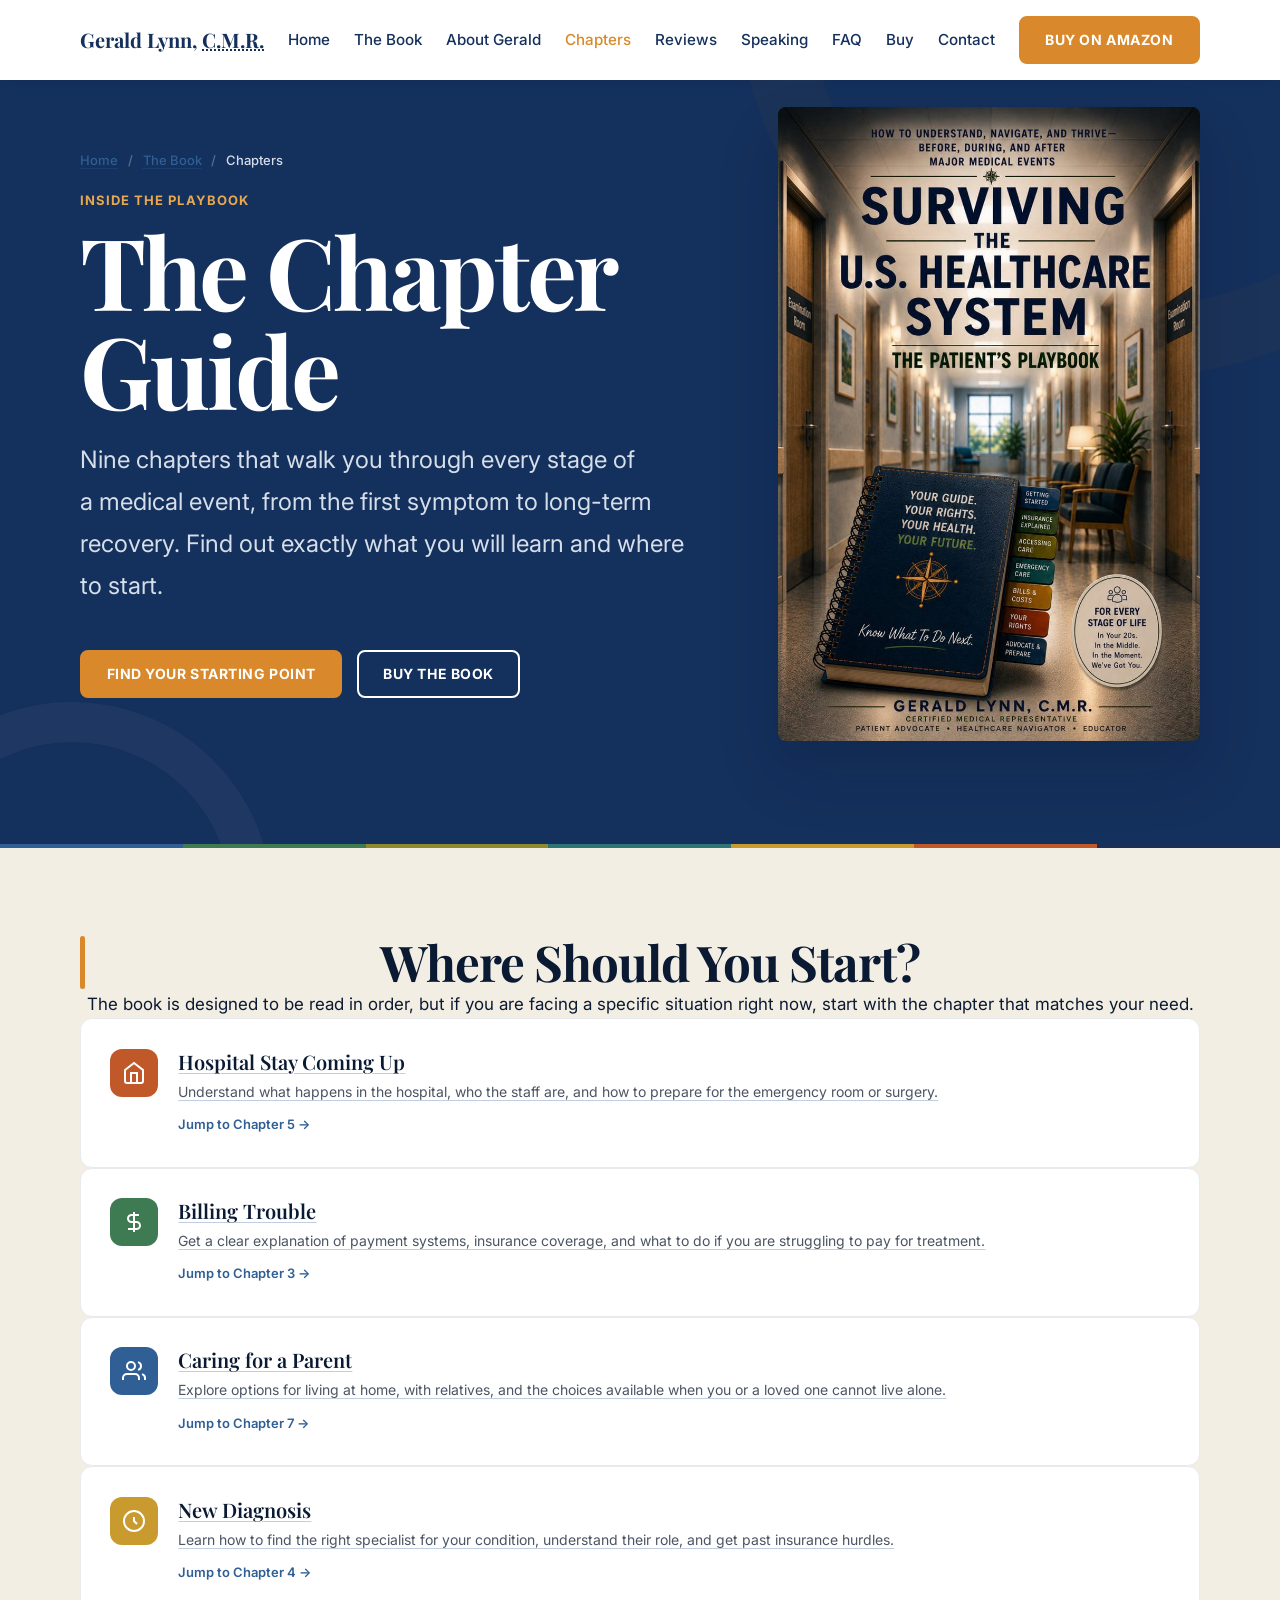
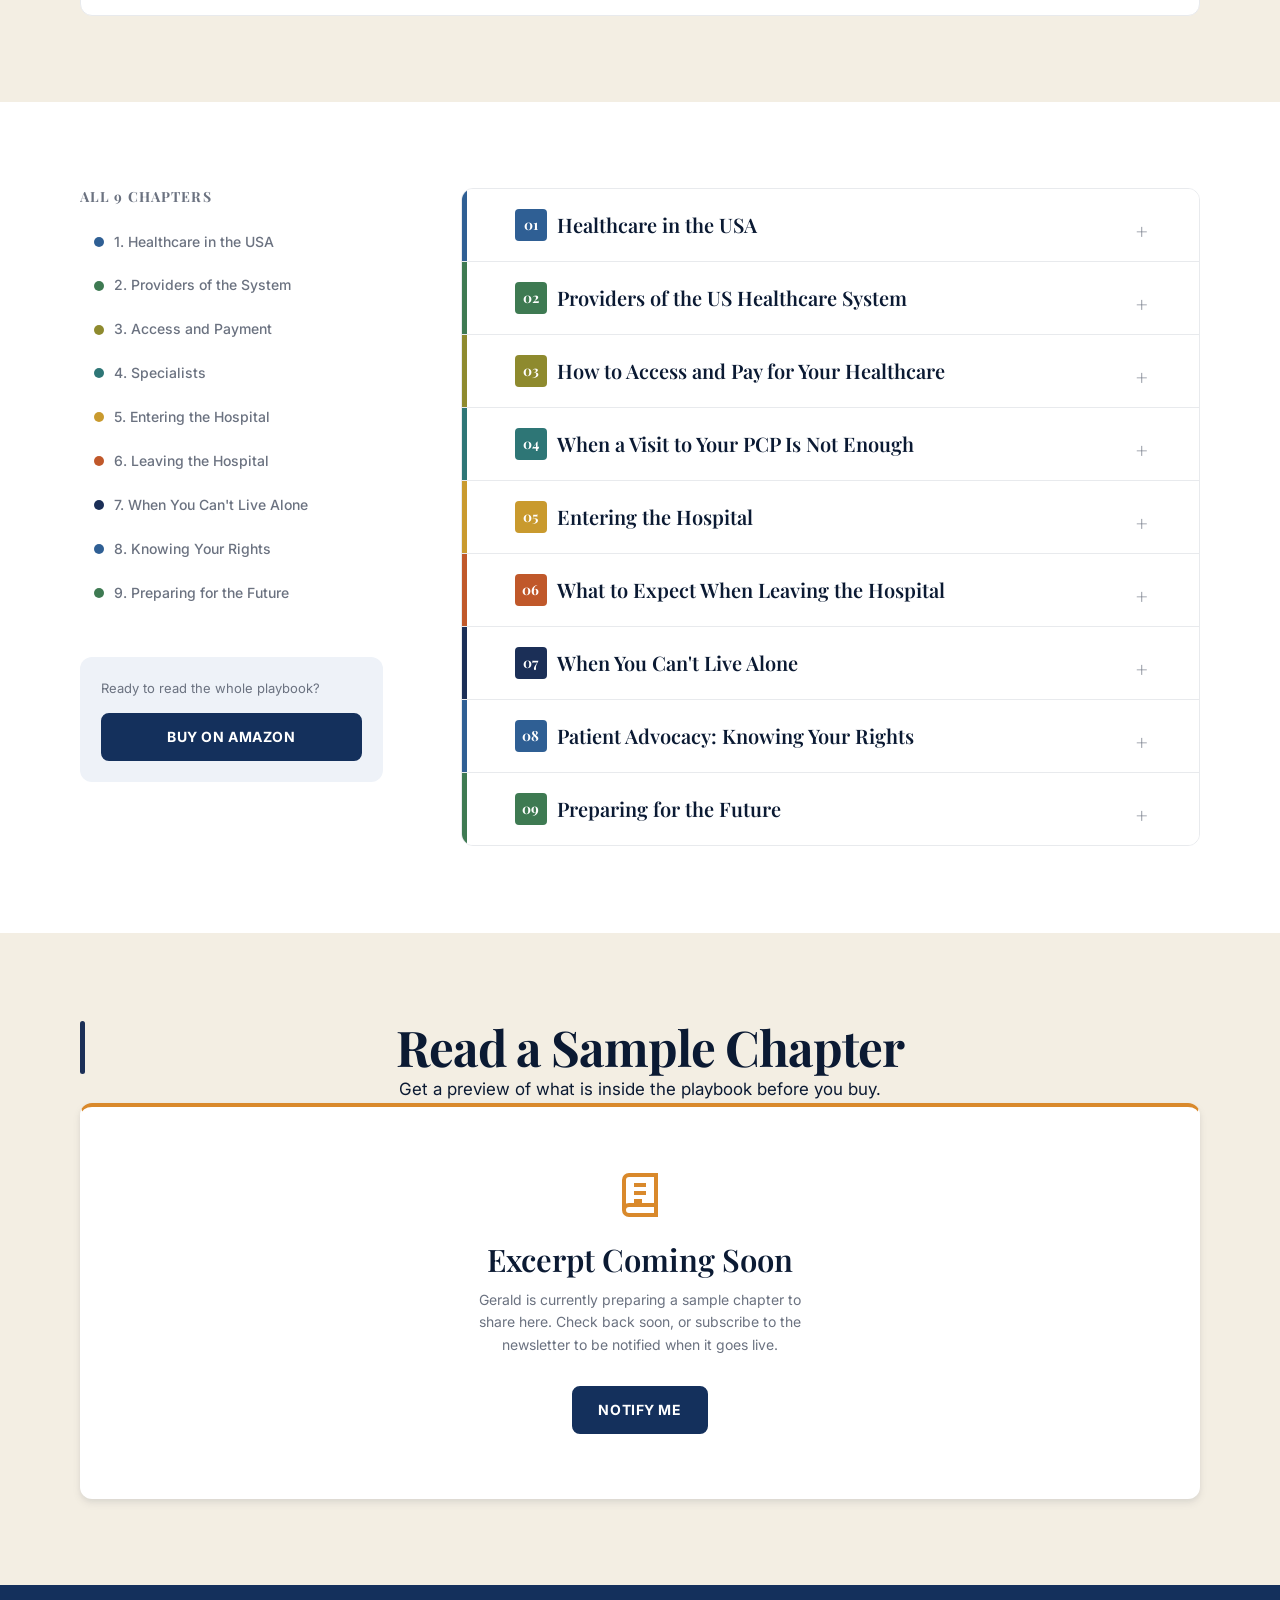
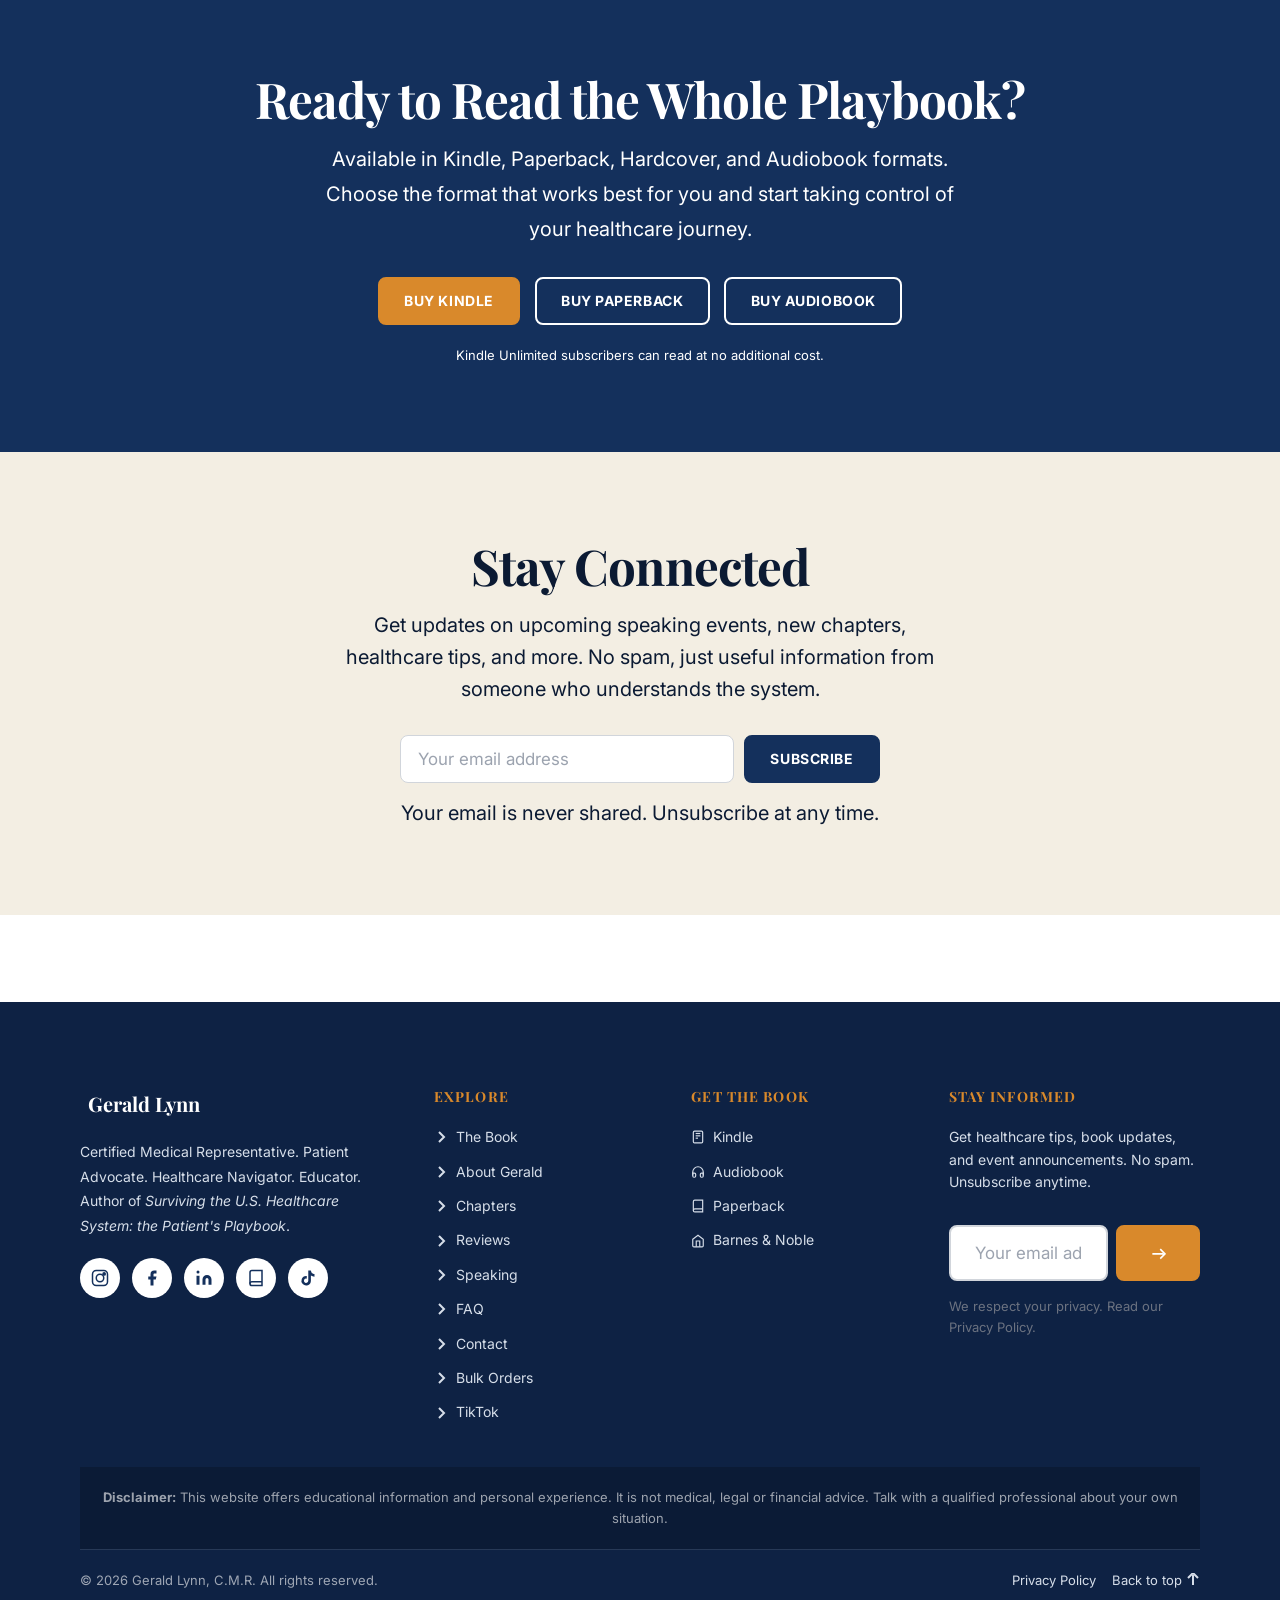
<file: chapters/index.html>
<!DOCTYPE html>
<html lang="en" dir="ltr">
<head>
  <!-- ==================================================================
       Gerald Lynn, C.M.R. — The Chapter Guide
       File: chapters/index.html
       ================================================================== -->
  <meta charset="UTF-8">
  <meta name="viewport" content="width=device-width, initial-scale=1.0">
  <meta http-equiv="X-UA-Compatible" content="IE=edge">

  <!-- Primary Meta -->
  <title>The Chapter Guide | Surviving the U.S. Healthcare System</title>
  <meta name="description" content="Explore the nine chapters of Surviving the U.S. Healthcare System by Gerald Lynn, C.M.R. Find out exactly what you will learn in each chapter and where to start.">
  <meta name="author" content="Gerald Lynn, C.M.R.">
  <meta name="robots" content="index, follow">
  <link rel="canonical" href="https://authorgeraldlynn.com/chapters/">

  <!-- Open Graph -->
  <meta property="og:type" content="website">
  <meta property="og:title" content="The Chapter Guide | Surviving the U.S. Healthcare System">
  <meta property="og:description" content="Explore the nine chapters of the Patient's Playbook. Find out exactly what you will learn and where to start.">
  <meta property="og:url" content="https://authorgeraldlynn.com/chapters/">
  <meta property="og:site_name" content="Gerald Lynn, C.M.R.">
  <meta property="og:image" content="https://authorgeraldlynn.com/assets/images/book-cover-front-800w.jpg">
  <meta property="og:image:width" content="800">
  <meta property="og:image:height" content="1200">
  <meta property="og:locale" content="en_US">

  <!-- Twitter Card -->
  <meta name="twitter:card" content="summary_large_image">
  <meta name="twitter:title" content="The Chapter Guide | Surviving the U.S. Healthcare System">
  <meta name="twitter:description" content="Explore the nine chapters of the Patient's Playbook. Find out exactly what you will learn and where to start.">
  <meta name="twitter:image" content="https://authorgeraldlynn.com/assets/images/book-cover-front-800w.jpg">

  <!-- Favicon -->
  <link rel="icon" href="../favicon.ico" sizes="any">
  <link rel="icon" href="../favicon.svg" type="image/svg+xml">
  <link rel="apple-touch-icon" href="../apple-touch-icon.png">

  <!-- Preconnect for Google Fonts -->
  <link rel="preconnect" href="https://fonts.googleapis.com">
  <link rel="preconnect" href="https://fonts.gstatic.com" crossorigin>

  <!-- Google Fonts: Playfair Display + Inter -->
  <link href="https://fonts.googleapis.com/css2?family=Playfair+Display:wght@600;700&family=Inter:wght@400;500;600&display=swap" rel="stylesheet">

  <!-- Stylesheets -->
  <link rel="stylesheet" href="../css/style.css">
  <link rel="stylesheet" href="../css/header.css">
  <link rel="stylesheet" href="../css/footer.css">
  <link rel="stylesheet" href="../css/responsive.css">

  <!-- JSON-LD: Book Structure (ItemList) -->
  <script type="application/ld+json">
  {
    "@context": "https://schema.org",
    "@type": "ItemList",
    "name": "Chapters of Surviving the U.S. Healthcare System",
    "description": "A complete guide to the nine chapters of the Patient's Playbook by Gerald Lynn, C.M.R.",
    "itemListElement": [
      { "@type": "ListItem", "position": 1, "name": "Healthcare in the USA" },
      { "@type": "ListItem", "position": 2, "name": "Providers of the US Healthcare System" },
      { "@type": "ListItem", "position": 3, "name": "How to Access and Pay for Your Healthcare" },
      { "@type": "ListItem", "position": 4, "name": "When a Visit to Your PCP Is Not Enough" },
      { "@type": "ListItem", "position": 5, "name": "Entering the Hospital" },
      { "@type": "ListItem", "position": 6, "name": "What to Expect When Leaving the Hospital" },
      { "@type": "ListItem", "position": 7, "name": "When You Can't Live Alone" },
      { "@type": "ListItem", "position": 8, "name": "Patient Advocacy: Knowing Your Rights" },
      { "@type": "ListItem", "position": 9, "name": "Preparing for the Future" }
    ]
  }
  </script>
</head>

<body class="page-chapters">

  <!-- Skip to main content (accessibility) -->
  <a href="#main-content" class="skip-link">Skip to main content</a>

  <!-- Reading progress bar -->
  <div class="reading-progress" aria-hidden="true"></div>

  <!-- ================================================================
       SITE HEADER (SUBFOLDER PAGE)
       ================================================================ -->
  <header class="site-header" role="banner">
    <div class="header__inner">

      <!-- Logo / Wordmark -->
      <a href="../index.html" class="header__logo" aria-label="Gerald Lynn, C.M.R., homepage">
        <span class="header__wordmark">Gerald Lynn, <abbr title="Certified Medical Representative">C.M.R.</abbr></span>
      </a>

      <!-- Main Navigation -->
      <nav class="nav" aria-label="Main navigation">
        <button class="nav__toggle" aria-expanded="false" aria-controls="nav-menu" aria-label="Open navigation menu" type="button">
          <span class="nav__toggle-bar"></span>
          <span class="nav__toggle-bar"></span>
          <span class="nav__toggle-bar"></span>
        </button>

        <ul class="nav__list" id="nav-menu" role="list">
          <li class="nav__item"><a href="../index.html" class="nav__link">Home</a></li>
          <li class="nav__item"><a href="../about/index.html" class="nav__link">The Book</a></li>
          <li class="nav__item"><a href="../author/index.html" class="nav__link">About Gerald</a></li>
          <li class="nav__item"><a href="../chapters/index.html" class="nav__link nav__link--active" aria-current="page">Chapters</a></li>
          <li class="nav__item"><a href="../reviews/index.html" class="nav__link">Reviews</a></li>
          <li class="nav__item"><a href="../speaking/index.html" class="nav__link">Speaking</a></li>
          <li class="nav__item"><a href="../faq/index.html" class="nav__link">FAQ</a></li>
          <li class="nav__item"><a href="../buy/index.html" class="nav__link">Buy</a></li>
          <li class="nav__item"><a href="../contact/index.html" class="nav__link">Contact</a></li>
        </ul>
      </nav>

      <!-- Buy CTA -->
      <a href="https://www.amazon.com/dp/B0FXCZVW2J" class="btn btn--gold btn--sm header__cta" data-config="kindleUrl">
        Buy on Amazon
      </a>

    </div>
  </header>

  <!-- ================================================================
       MAIN CONTENT
       ================================================================ -->
  <main id="main-content" tabindex="-1">

    <!-- ==============================================================
         SECTION 1: PAGE HERO
         ============================================================== -->
    <section class="page-hero page-hero--navy" aria-labelledby="chapters-hero-heading">
      <div class="page-hero__pattern"></div>
      <div class="container">
        
        <div class="page-hero__content grid-60-40 reveal">
          
          <!-- Left Side: Text Content -->
          <div class="page-hero__text">
            <nav class="page-hero__breadcrumb" aria-label="Breadcrumb">
              <a href="../index.html">Home</a>
              <span class="sep">/</span>
              <a href="../about/index.html">The Book</a>
              <span class="sep">/</span>
              <span aria-current="page">Chapters</span>
            </nav>
            
            <span class="overline" style="color: var(--gold-light);">Inside the Playbook</span>
            <h1 id="chapters-hero-heading" class="display" style="color: var(--white); margin-bottom: var(--sp-md);">
              The Chapter Guide
            </h1>
            <p class="subtitle" style="color: var(--text-on-navy); margin-bottom: var(--sp-xl);">
              Nine chapters that walk you through every stage of a medical event, from the first symptom to long-term recovery. Find out exactly what you will learn and where to start.
            </p>
            
            <div class="btn-group">
              <a href="#start-here" class="btn btn--gold btn--lg">
                Find Your Starting Point
              </a>
              <a href="https://www.amazon.com/dp/B0FXCZVW2J" class="btn btn--outline-on-dark btn--lg" target="_blank" rel="noopener noreferrer">
                Buy the Book
              </a>
            </div>
          </div>

          <!-- Right Side: Book Cover Image -->
          <div class="page-hero__image">
            <img
              src="../assets/images/book-cover-front-800w.jpg"
              alt="Cover of Surviving the U.S. Healthcare System: The Patient's Playbook"
              loading="eager"
              decoding="async"
              style="width: 100%; height: auto; border-radius: var(--radius-md); box-shadow: var(--shadow-2xl);"
            >
          </div>

        </div>

      </div>
    </section>

    <!-- ==============================================================
         SECTION 2: START HERE (SITUATION CARDS)
         ============================================================== -->
    <section class="section section--cream" id="start-here" aria-labelledby="start-here-heading">
      <div class="container">
        
        <div class="section__header reveal text-center">
          <div class="tab-heading tab-heading--gold" style="justify-content: center;">
            <h2 id="start-here-heading" class="section__title">Where Should You Start?</h2>
          </div>
          <p class="section__subtitle">The book is designed to be read in order, but if you are facing a specific situation right now, start with the chapter that matches your need.</p>
        </div>

        <div class="grid-4" data-stagger-children>
          
          <!-- Situation 1 -->
          <a href="#chapter-5" class="situation-card reveal" data-stagger="0">
            <div class="situation-card__icon" style="background-color: var(--tab-orange); color: white;">
              <svg viewBox="0 0 24 24" fill="none" stroke="currentColor" stroke-width="2"><path d="M3 9l9-7 9 7v11a2 2 0 0 1-2 2H5a2 2 0 0 1-2-2z"/><polyline points="9 22 9 12 15 12 15 22"/></svg>
            </div>
            <div>
              <h3 class="situation-card__title">Hospital Stay Coming Up</h3>
              <p class="situation-card__desc">Understand what happens in the hospital, who the staff are, and how to prepare for the emergency room or surgery.</p>
              <span class="situation-card__link-text">Jump to Chapter 5 &rarr;</span>
            </div>
          </a>

          <!-- Situation 2 -->
          <a href="#chapter-3" class="situation-card reveal" data-stagger="1">
            <div class="situation-card__icon" style="background-color: var(--tab-green); color: white;">
              <svg viewBox="0 0 24 24" fill="none" stroke="currentColor" stroke-width="2"><path d="M12 2v20M17 5H9.5a3.5 3.5 0 0 0 0 7h5a3.5 3.5 0 0 1 0 7H6"/></svg>
            </div>
            <div>
              <h3 class="situation-card__title">Billing Trouble</h3>
              <p class="situation-card__desc">Get a clear explanation of payment systems, insurance coverage, and what to do if you are struggling to pay for treatment.</p>
              <span class="situation-card__link-text">Jump to Chapter 3 &rarr;</span>
            </div>
          </a>

          <!-- Situation 3 -->
          <a href="#chapter-7" class="situation-card reveal" data-stagger="2">
            <div class="situation-card__icon" style="background-color: var(--tab-blue); color: white;">
              <svg viewBox="0 0 24 24" fill="none" stroke="currentColor" stroke-width="2"><path d="M17 21v-2a4 4 0 0 0-4-4H5a4 4 0 0 0-4 4v2"/><circle cx="9" cy="7" r="4"/><path d="M23 21v-2a4 4 0 0 0-3-3.87"/><path d="M16 3.13a4 4 0 0 1 0 7.75"/></svg>
            </div>
            <div>
              <h3 class="situation-card__title">Caring for a Parent</h3>
              <p class="situation-card__desc">Explore options for living at home, with relatives, and the choices available when you or a loved one cannot live alone.</p>
              <span class="situation-card__link-text">Jump to Chapter 7 &rarr;</span>
            </div>
          </a>

          <!-- Situation 4 -->
          <a href="#chapter-4" class="situation-card reveal" data-stagger="3">
            <div class="situation-card__icon" style="background-color: var(--tab-mustard); color: white;">
              <svg viewBox="0 0 24 24" fill="none" stroke="currentColor" stroke-width="2"><circle cx="12" cy="12" r="10"/><path d="M12 8v4l3 3"/></svg>
            </div>
            <div>
              <h3 class="situation-card__title">New Diagnosis</h3>
              <p class="situation-card__desc">Learn how to find the right specialist for your condition, understand their role, and get past insurance hurdles.</p>
              <span class="situation-card__link-text">Jump to Chapter 4 &rarr;</span>
            </div>
          </a>

        </div>
      </div>
    </section>

    <!-- ==============================================================
         SECTION 3: CHAPTER LIST WITH STICKY NAVIGATOR
         ============================================================== -->
    <section class="section" aria-labelledby="list-heading">
      <div class="container">
        
        <div class="grid-30-70">
          
          <!-- Sticky Sidebar Navigator -->
          <aside class="chapter-nav reveal reveal-left" aria-label="Chapter navigator">
            <h3 class="chapter-nav__title">All 9 Chapters</h3>
            <div class="chapter-nav__list">
              <a href="#chapter-1" class="chapter-nav__link">
                <span class="chapter-nav__dot" style="background-color: var(--tab-blue);"></span>
                1. Healthcare in the USA
              </a>
              <a href="#chapter-2" class="chapter-nav__link">
                <span class="chapter-nav__dot" style="background-color: var(--tab-green);"></span>
                2. Providers of the System
              </a>
              <a href="#chapter-3" class="chapter-nav__link">
                <span class="chapter-nav__dot" style="background-color: var(--tab-olive);"></span>
                3. Access and Payment
              </a>
              <a href="#chapter-4" class="chapter-nav__link">
                <span class="chapter-nav__dot" style="background-color: var(--tab-teal);"></span>
                4. Specialists
              </a>
              <a href="#chapter-5" class="chapter-nav__link">
                <span class="chapter-nav__dot" style="background-color: var(--tab-mustard);"></span>
                5. Entering the Hospital
              </a>
              <a href="#chapter-6" class="chapter-nav__link">
                <span class="chapter-nav__dot" style="background-color: var(--tab-orange);"></span>
                6. Leaving the Hospital
              </a>
              <a href="#chapter-7" class="chapter-nav__link">
                <span class="chapter-nav__dot" style="background-color: var(--tab-navy);"></span>
                7. When You Can't Live Alone
              </a>
              <a href="#chapter-8" class="chapter-nav__link">
                <span class="chapter-nav__dot" style="background-color: var(--tab-blue);"></span>
                8. Knowing Your Rights
              </a>
              <a href="#chapter-9" class="chapter-nav__link">
                <span class="chapter-nav__dot" style="background-color: var(--tab-green);"></span>
                9. Preparing for the Future
              </a>
            </div>
            
            <div class="panel panel--ice" style="margin-top: var(--sp-xl); padding: var(--sp-md);">
              <p class="text-xs text-muted" style="margin-bottom: var(--sp-sm);">Ready to read the whole playbook?</p>
              <a href="https://www.amazon.com/dp/B0FXCZVW2J" class="btn btn--primary btn--sm" style="width: 100%;" target="_blank" rel="noopener noreferrer">Buy on Amazon</a>
            </div>
          </aside>

          <!-- Chapter Accordion Content -->
          <div class="reveal reveal-right">
            <div class="acc-group" data-accordion="single">
              
              <!-- Chapter 1 -->
              <div class="acc acc--tabbed" id="chapter-1" data-tab="1" data-chapter="1">
                <button class="acc-btn" aria-expanded="false" aria-controls="panel-1">
                  <span style="display: flex; align-items: center;">
                    <span class="acc-btn__chapter-num" style="background-color: var(--tab-blue);">01</span>
                    Healthcare in the USA
                  </span>
                  <span class="acc-btn__icon">+</span>
                </button>
                <div class="acc-panel" id="panel-1" role="region" hidden>
                  <div class="acc-panel__inner">
                    <p>The state of healthcare in the United States and what you will get out of the book. This chapter sets the stage for the rest of the playbook.</p>
                    
                    <h4 class="h5" style="margin-top: var(--sp-md); margin-bottom: var(--sp-xs); color: var(--text-primary);">In this chapter you will learn:</h4>
                    <ul class="icon-list">
                      <li>
                        <svg viewBox="0 0 24 24" fill="none" stroke="currentColor" stroke-width="2"><path d="M5 13l4 4L19 7"/></svg>
                        <span>The current landscape of the U.S. healthcare system.</span>
                      </li>
                      <li>
                        <svg viewBox="0 0 24 24" fill="none" stroke="currentColor" stroke-width="2"><path d="M5 13l4 4L19 7"/></svg>
                        <span>How the system is structured and why it can feel overwhelming.</span>
                      </li>
                      <li>
                        <svg viewBox="0 0 24 24" fill="none" stroke="currentColor" stroke-width="2"><path d="M5 13l4 4L19 7"/></svg>
                        <span>What practical knowledge you will gain to navigate it.</span>
                      </li>
                    </ul>
                    <p class="text-sm text-muted" style="margin-top: var(--sp-md);"><strong>Best for:</strong> Anyone who feels confused by the system and wants a foundational overview.</p>
                  </div>
                </div>
              </div>

              <!-- Chapter 2 -->
              <div class="acc acc--tabbed" id="chapter-2" data-tab="2" data-chapter="2">
                <button class="acc-btn" aria-expanded="false" aria-controls="panel-2">
                  <span style="display: flex; align-items: center;">
                    <span class="acc-btn__chapter-num" style="background-color: var(--tab-green);">02</span>
                    Providers of the US Healthcare System
                  </span>
                  <span class="acc-btn__icon">+</span>
                </button>
                <div class="acc-panel" id="panel-2" role="region" hidden>
                  <div class="acc-panel__inner">
                    <p>Who the providers are and how they communicate with each other. From primary care doctors to specialists, nurses, therapists, care managers, and pharmacists.</p>
                    
                    <h4 class="h5" style="margin-top: var(--sp-md); margin-bottom: var(--sp-xs); color: var(--text-primary);">In this chapter you will learn:</h4>
                    <ul class="icon-list">
                      <li>
                        <svg viewBox="0 0 24 24" fill="none" stroke="currentColor" stroke-width="2"><path d="M5 13l4 4L19 7"/></svg>
                        <span>The different roles of medical professionals.</span>
                      </li>
                      <li>
                        <svg viewBox="0 0 24 24" fill="none" stroke="currentColor" stroke-width="2"><path d="M5 13l4 4L19 7"/></svg>
                        <span>How your care team communicates behind the scenes.</span>
                      </li>
                      <li>
                        <svg viewBox="0 0 24 24" fill="none" stroke="currentColor" stroke-width="2"><path d="M5 13l4 4L19 7"/></svg>
                        <span>Who to contact for specific medical questions.</span>
                      </li>
                    </ul>
                    <p class="text-sm text-muted" style="margin-top: var(--sp-md);"><strong>Best for:</strong> Patients who want to understand who is actually treating them.</p>
                  </div>
                </div>
              </div>

              <!-- Chapter 3 -->
              <div class="acc acc--tabbed" id="chapter-3" data-tab="3" data-chapter="3">
                <button class="acc-btn" aria-expanded="false" aria-controls="panel-3">
                  <span style="display: flex; align-items: center;">
                    <span class="acc-btn__chapter-num" style="background-color: var(--tab-olive);">03</span>
                    How to Access and Pay for Your Healthcare
                  </span>
                  <span class="acc-btn__icon">+</span>
                </button>
                <div class="acc-panel" id="panel-3" role="region" hidden>
                  <div class="acc-panel__inner">
                    <p>Payment systems, insurance coverage, self-pay, and how to understand and use your plan. This chapter covers the options for coverage, what affects the cost of care, and how to reduce costs.</p>
                    
                    <ul class="icon-list" style="margin-top: var(--sp-md); margin-bottom: var(--sp-lg);">
                      <li><svg viewBox="0 0 24 24" fill="none" stroke="currentColor" stroke-width="2"><path d="M5 13l4 4L19 7"/></svg> <span>How to pay for your medications and how to spot potential life-threatening drug interactions and side effects.</span></li>
                    </ul>
                    <p class="text-sm text-secondary" style="font-weight: 600; margin-bottom: var(--sp-xl);">Best For: Patients and caregivers controlling out-of-pocket expenses and learning medication management.</p>
                    
                    <h4 class="h5" style="margin-top: var(--sp-md); margin-bottom: var(--sp-xs); color: var(--text-primary);">In this chapter you will learn:</h4>
                    <ul class="icon-list">
                      <li>
                        <svg viewBox="0 0 24 24" fill="none" stroke="currentColor" stroke-width="2"><path d="M5 13l4 4L19 7"/></svg>
                        <span>How to decode insurance terminology.</span>
                      </li>
                      <li>
                        <svg viewBox="0 0 24 24" fill="none" stroke="currentColor" stroke-width="2"><path d="M5 13l4 4L19 7"/></svg>
                        <span>What affects the cost of care and how to reduce it.</span>
                      </li>
                      <li>
                        <svg viewBox="0 0 24 24" fill="none" stroke="currentColor" stroke-width="2"><path d="M5 13l4 4L19 7"/></svg>
                        <span>What to do if you have trouble paying for treatment.</span>
                      </li>
                    </ul>
                    <p class="text-sm text-muted" style="margin-top: var(--sp-md);"><strong>Best for:</strong> Caregivers and patients dealing with billing trouble or choosing a new insurance plan.</p>
                  </div>
                </div>
              </div>

              <!-- Chapter 4 -->
              <div class="acc acc--tabbed" id="chapter-4" data-tab="4" data-chapter="4">
                <button class="acc-btn" aria-expanded="false" aria-controls="panel-4">
                  <span style="display: flex; align-items: center;">
                    <span class="acc-btn__chapter-num" style="background-color: var(--tab-teal);">04</span>
                    When a Visit to Your PCP Is Not Enough
                  </span>
                  <span class="acc-btn__icon">+</span>
                </button>
                <div class="acc-panel" id="panel-4" role="region" hidden>
                  <div class="acc-panel__inner">
                    <p>A deeper look at specialists, doctors who treat different parts of the body, cancer specialists, and surgeons. How to find the right specialist and how to get past insurance hurdles.</p>
                    
                    <h4 class="h5" style="margin-top: var(--sp-md); margin-bottom: var(--sp-xs); color: var(--text-primary);">In this chapter you will learn:</h4>
                    <ul class="icon-list">
                      <li>
                        <svg viewBox="0 0 24 24" fill="none" stroke="currentColor" stroke-width="2"><path d="M5 13l4 4L19 7"/></svg>
                        <span>How to identify the right specialist for your condition.</span>
                      </li>
                      <li>
                        <svg viewBox="0 0 24 24" fill="none" stroke="currentColor" stroke-width="2"><path d="M5 13l4 4L19 7"/></svg>
                        <span>How to get a referral past insurance hurdles.</span>
                      </li>
                      <li>
                        <svg viewBox="0 0 24 24" fill="none" stroke="currentColor" stroke-width="2"><path d="M5 13l4 4L19 7"/></svg>
                        <span>What to expect during a specialist consultation.</span>
                      </li>
                    </ul>
                    <p class="text-sm text-muted" style="margin-top: var(--sp-md);"><strong>Best for:</strong> Anyone facing a new diagnosis that requires specialized care.</p>
                  </div>
                </div>
              </div>

              <!-- Chapter 5 -->
              <div class="acc acc--tabbed" id="chapter-5" data-tab="5" data-chapter="5">
                <button class="acc-btn" aria-expanded="false" aria-controls="panel-5">
                  <span style="display: flex; align-items: center;">
                    <span class="acc-btn__chapter-num" style="background-color: var(--tab-mustard);">05</span>
                    Entering the Hospital
                  </span>
                  <span class="acc-btn__icon">+</span>
                </button>
                <div class="acc-panel" id="panel-5" role="region" hidden>
                  <div class="acc-panel__inner">
                    <p>What can happen in a US hospital, the different staff and what they do, how the emergency room, outpatient surgery, and the main hospital work. How insurance is applied to the cost of care, and what to do without insurance.</p>
                    
                    <h4 class="h5" style="margin-top: var(--sp-md); margin-bottom: var(--sp-xs); color: var(--text-primary);">In this chapter you will learn:</h4>
                    <ul class="icon-list">
                      <li>
                        <svg viewBox="0 0 24 24" fill="none" stroke="currentColor" stroke-width="2"><path d="M5 13l4 4L19 7"/></svg>
                        <span>How the emergency room and hospital admissions process works.</span>
                      </li>
                      <li>
                        <svg viewBox="0 0 24 24" fill="none" stroke="currentColor" stroke-width="2"><path d="M5 13l4 4L19 7"/></svg>
                        <span>Who the different hospital staff members are.</span>
                      </li>
                      <li>
                        <svg viewBox="0 0 24 24" fill="none" stroke="currentColor" stroke-width="2"><path d="M5 13l4 4L19 7"/></svg>
                        <span>How insurance applies to your hospital bill.</span>
                      </li>
                    </ul>
                    <p class="text-sm text-muted" style="margin-top: var(--sp-md);"><strong>Best for:</strong> Patients preparing for a hospital stay or emergency room visit.</p>
                  </div>
                </div>
              </div>

              <!-- Chapter 6 -->
              <div class="acc acc--tabbed" id="chapter-6" data-tab="6" data-chapter="6">
                <button class="acc-btn" aria-expanded="false" aria-controls="panel-6">
                  <span style="display: flex; align-items: center;">
                    <span class="acc-btn__chapter-num" style="background-color: var(--tab-orange);">06</span>
                    What to Expect When Leaving the Hospital
                  </span>
                  <span class="acc-btn__icon">+</span>
                </button>
                <div class="acc-panel" id="panel-6" role="region" hidden>
                  <div class="acc-panel__inner">
                    <p>The discharge process, what to prepare before and after, how the hospital stay affects medications, what to do if you do not feel ready to leave, and the services and post-care facilities you may need.</p>
                    
                    <h4 class="h5" style="margin-top: var(--sp-md); margin-bottom: var(--sp-xs); color: var(--text-primary);">In this chapter you will learn:</h4>
                    <ul class="icon-list">
                      <li>
                        <svg viewBox="0 0 24 24" fill="none" stroke="currentColor" stroke-width="2"><path d="M5 13l4 4L19 7"/></svg>
                        <span>How to prepare your home for a safe recovery.</span>
                      </li>
                      <li>
                        <svg viewBox="0 0 24 24" fill="none" stroke="currentColor" stroke-width="2"><path d="M5 13l4 4L19 7"/></svg>
                        <span>Understanding your discharge paperwork.</span>
                      </li>
                      <li>
                        <svg viewBox="0 0 24 24" fill="none" stroke="currentColor" stroke-width="2"><path d="M5 13l4 4L19 7"/></svg>
                        <span>What to do if you feel you are being discharged too early.</span>
                      </li>
                      <li>
                        <svg viewBox="0 0 24 24" fill="none" stroke="currentColor" stroke-width="2"><path d="M5 13l4 4L19 7"/></svg>
                        <span>Services that are available to you for rehab and home care.</span>
                      </li>
                      <li>
                        <svg viewBox="0 0 24 24" fill="none" stroke="currentColor" stroke-width="2"><path d="M5 13l4 4L19 7"/></svg>
                        <span>What facilities you might go to for rehabilitation before you can go home.</span>
                      </li>
                    </ul>
                    <p class="text-sm text-muted" style="margin-top: var(--sp-md);"><strong>Best for:</strong> Caregivers and patients transitioning back home.</p>
                  </div>
                </div>
              </div>

              <!-- Chapter 7 -->
              <div class="acc acc--tabbed" id="chapter-7" data-tab="7" data-chapter="7">
                <button class="acc-btn" aria-expanded="false" aria-controls="panel-7">
                  <span style="display: flex; align-items: center;">
                    <span class="acc-btn__chapter-num" style="background-color: var(--tab-navy);">07</span>
                    When You Can't Live Alone
                  </span>
                  <span class="acc-btn__icon">+</span>
                </button>
                <div class="acc-panel" id="panel-7" role="region" hidden>
                  <div class="acc-panel__inner">
                    <p>Options for living at home, with relatives, and the choices available when you cannot take care of yourself. This chapter helps you navigate the difficult decisions around long-term care.</p>
                    
                    <h4 class="h5" style="margin-top: var(--sp-md); margin-bottom: var(--sp-xs); color: var(--text-primary);">In this chapter you will learn:</h4>
                    <ul class="icon-list">
                      <li>
                        <svg viewBox="0 0 24 24" fill="none" stroke="currentColor" stroke-width="2"><path d="M5 13l4 4L19 7"/></svg>
                        <span>The options for long-term care facilities.</span>
                      </li>
                      <li>
                        <svg viewBox="0 0 24 24" fill="none" stroke="currentColor" stroke-width="2"><path d="M5 13l4 4L19 7"/></svg>
                        <span>How to evaluate a skilled nursing unit.</span>
                      </li>
                      <li>
                        <svg viewBox="0 0 24 24" fill="none" stroke="currentColor" stroke-width="2"><path d="M5 13l4 4L19 7"/></svg>
                        <span>How to plan for a parent who can no longer live independently.</span>
                      </li>
                    </ul>
                    <p class="text-sm text-muted" style="margin-top: var(--sp-md);"><strong>Best for:</strong> Adult children of aging parents facing long-term care decisions.</p>
                  </div>
                </div>
              </div>

              <!-- Chapter 8 -->
              <div class="acc acc--tabbed" id="chapter-8" data-tab="8" data-chapter="8">
                <button class="acc-btn" aria-expanded="false" aria-controls="panel-8">
                  <span style="display: flex; align-items: center;">
                    <span class="acc-btn__chapter-num" style="background-color: var(--tab-blue);">08</span>
                    Patient Advocacy: Knowing Your Rights
                  </span>
                  <span class="acc-btn__icon">+</span>
                </button>
                <div class="acc-panel" id="panel-8" role="region" hidden>
                  <div class="acc-panel__inner">
                    <p>How to stand up for yourself, take part in decisions about your care, and the barriers that can get in the way. This is the core of becoming your own best advocate.</p>
                    
                    <h4 class="h5" style="margin-top: var(--sp-md); margin-bottom: var(--sp-xs); color: var(--text-primary);">In this chapter you will learn:</h4>
                    <ul class="icon-list">
                      <li>
                        <svg viewBox="0 0 24 24" fill="none" stroke="currentColor" stroke-width="2"><path d="M5 13l4 4L19 7"/></svg>
                        <span>Your rights as a patient in the US.</span>
                      </li>
                      <li>
                        <svg viewBox="0 0 24 24" fill="none" stroke="currentColor" stroke-width="2"><path d="M5 13l4 4L19 7"/></svg>
                        <span>How to effectively communicate with your care team.</span>
                      </li>
                      <li>
                        <svg viewBox="0 0 24 24" fill="none" stroke="currentColor" stroke-width="2"><path d="M5 13l4 4L19 7"/></svg>
                        <span>How to ask questions without feeling like a burden.</span>
                      </li>
                    </ul>
                    <p class="text-sm text-muted" style="margin-top: var(--sp-md);"><strong>Best for:</strong> Anyone who has ever felt dismissed or overwhelmed by a doctor's appointment.</p>
                  </div>
                </div>
              </div>

              <!-- Chapter 9 -->
              <div class="acc acc--tabbed" id="chapter-9" data-tab="9" data-chapter="9">
                <button class="acc-btn" aria-expanded="false" aria-controls="panel-9">
                  <span style="display: flex; align-items: center;">
                    <span class="acc-btn__chapter-num" style="background-color: var(--tab-green);">09</span>
                    Preparing for the Future
                  </span>
                  <span class="acc-btn__icon">+</span>
                </button>
                <div class="acc-panel" id="panel-9" role="region" hidden>
                  <div class="acc-panel__inner">
                    <p>Gerald's reflections across his career, from his first year as a pharmaceutical representative, before Google, to more than 27 years later, and how technology and regulation have changed the way Americans are treated.</p>
                    
                    <h4 class="h5" style="margin-top: var(--sp-md); margin-bottom: var(--sp-xs); color: var(--text-primary);">In this chapter you will learn:</h4>
                    <ul class="icon-list">
                      <li>
                        <svg viewBox="0 0 24 24" fill="none" stroke="currentColor" stroke-width="2"><path d="M5 13l4 4L19 7"/></svg>
                        <span>How the healthcare landscape has shifted over the last 27 years.</span>
                      </li>
                      <li>
                        <svg viewBox="0 0 24 24" fill="none" stroke="currentColor" stroke-width="2"><path d="M5 13l4 4L19 7"/></svg>
                        <span>What technology means for the future of patient care.</span>
                      </li>
                      <li>
                        <svg viewBox="0 0 24 24" fill="none" stroke="currentColor" stroke-width="2"><path d="M5 13l4 4L19 7"/></svg>
                        <span>How to apply these lessons to your own long-term health.</span>
                      </li>
                    </ul>
                    <p class="text-sm text-muted" style="margin-top: var(--sp-md);"><strong>Best for:</strong> Readers looking for the big-picture takeaway and long-term strategies.</p>
                  </div>
                </div>
              </div>

            </div>
          </div>

        </div>
      </div>
    </section>

    <!-- ==============================================================
         SECTION 4: EXCERPT PLACEHOLDER
         ============================================================== -->
    <section class="section section--cream" aria-labelledby="excerpt-heading">
      <div class="container container--narrow">
        
        <div class="section__header reveal text-center">
          <div class="tab-heading tab-heading--navy" style="justify-content: center;">
            <h2 id="excerpt-heading" class="section__title">Read a Sample Chapter</h2>
          </div>
          <p class="section__subtitle">Get a preview of what is inside the playbook before you buy.</p>
        </div>

        <div class="panel panel--shadow reveal" style="padding: var(--sp-2xl); text-align: center; border-top: 4px solid var(--gold);">
          <!--  -->
          <svg width="48" height="48" viewBox="0 0 24 24" fill="none" stroke="var(--gold)" stroke-width="2" style="margin: 0 auto var(--sp-md);">
            <path d="M4 19.5A2.5 2.5 0 0 1 6.5 17H20"/>
            <path d="M6.5 2H20v20H6.5A2.5 2.5 0 0 1 4 19.5v-15A2.5 2.5 0 0 1 6.5 2z"/>
            <line x1="9" y1="7" x2="15" y2="7"/>
            <line x1="9" y1="11" x2="15" y2="11"/>
            <line x1="9" y1="15" x2="13" y2="15"/>
          </svg>
          <h3 class="h4" style="margin-bottom: var(--sp-xs);">Excerpt Coming Soon</h3>
          <p class="text-sm text-muted" style="max-width: 40ch; margin: 0 auto var(--sp-lg);">
            Gerald is currently preparing a sample chapter to share here. Check back soon, or subscribe to the newsletter to be notified when it goes live.
          </p>
          <a href="#newsletter-heading" class="btn btn--primary">Notify Me</a>
        </div>

      </div>
    </section>

    <!-- ==============================================================
         SECTION 5: BUY CTA
         ============================================================== -->
    <section class="section section--navy" id="buy" aria-labelledby="buy-heading">
      <div class="container container--narrow text-center reveal">
        <h2 id="buy-heading" class="section__title" style="color: var(--white); margin-bottom: var(--sp-sm);">
          Ready to Read the Whole Playbook?
        </h2>
        <p class="text-lg" style="color: var(--text-on-navy); margin-bottom: var(--sp-lg); max-width: 50ch; margin-inline: auto;">
          Available in Kindle, Paperback, Hardcover, and Audiobook formats. Choose the format that works best for you and start taking control of your healthcare journey.
        </p>
        
        <div class="btn-group" style="justify-content: center;">
          <a href="https://www.amazon.com/dp/B0FXCZVW2J" class="btn btn--gold btn--lg" data-config="kindleUrl" target="_blank" rel="noopener noreferrer">Buy Kindle</a>
          <a href="https://www.amazon.com/dp/B0FXDBZVSS" class="btn btn--outline-on-dark btn--lg" data-config="paperbackUrl" target="_blank" rel="noopener noreferrer">Buy Paperback</a>
          <a href="https://www.audible.com/pd/Surviving-the-US-Healthcare-System-Audiobook/B0GWP8TRR7" class="btn btn--outline-on-dark btn--lg" data-config="audibleUrl" target="_blank" rel="noopener noreferrer">Buy Audiobook</a>
        </div>
        
        <p class="text-xs text-muted" style="margin-top: var(--sp-md);">
          Kindle Unlimited subscribers can read at no additional cost.
        </p>
      </div>
    </section>

    <!-- ==============================================================
         SECTION 6: NEWSLETTER SIGNUP
         ============================================================== -->
    <section class="section section--cream" id="newsletter-heading" aria-labelledby="newsletter-title">
      <div class="container container--narrow">
        
        <div class="newsletter text-center reveal">
          <h2 id="newsletter-title" class="section__title" style="margin-bottom: var(--sp-sm);">
            Stay Connected
          </h2>
          <p class="text-secondary" style="margin-bottom: var(--sp-lg);">
            Get updates on upcoming speaking events, new chapters, healthcare tips, and more. No spam, just useful information from someone who understands the system.
          </p>

          <form class="newsletter__form" data-form="newsletter" data-persist="true" action="https://formspree.io/f/mdeejpdq" method="POST" novalidate style="max-width: 480px; margin: 0 auto;">
            <input type="hidden" name="form_type" value="newsletter">
            <div class="hp-field-wrap" aria-hidden="true" style="position: absolute; left: -9999px;">
              <label for="newsletter-gotcha">Leave this field empty</label>
              <input type="text" id="newsletter-gotcha" name="_gotcha" class="hp-field" tabindex="-1" autocomplete="off">
            </div>

            <div class="flex gap-xs">
              <div class="flex-1">
                <label for="newsletter-email" class="sr-only">Email address</label>
                <input type="email" id="newsletter-email" name="email" placeholder="Your email address" required data-validate="required|email" autocomplete="email" class="form-input" style="height: 100%; background-color: var(--white);">
              </div>
              <button type="submit" class="btn btn--primary">Subscribe</button>
            </div>

            <p class="text-xs text-muted" style="margin-top: var(--sp-sm);">
              Your email is never shared. Unsubscribe at any time.
            </p>
          </form>
        </div>

      </div>
    </section>

  </main>

  <!-- ================================================================
       SITE FOOTER (SUBFOLDER PAGE)
       ================================================================ -->
  <footer class="site-footer" role="contentinfo">
    <div class="footer-main container">
      <div class="footer-grid">

        <!-- Column 1: About -->
        <div class="footer-about">
          <a href="../index.html" class="footer-about__logo" aria-label="Gerald Lynn — Home">
            <span class="footer-about__logo-mark" aria-hidden="true"></span>
            <span class="footer-about__logo-name">Gerald Lynn</span>
          </a>
          <p class="footer-about__desc">
            Certified Medical Representative. Patient Advocate. Healthcare Navigator. Educator. Author of <em>Surviving the U.S. Healthcare System: the Patient's Playbook</em>.
          </p>
          <div class="footer-social">
            <a href="https://www.instagram.com/geraldlynn.author/" target="_blank" rel="noopener noreferrer" class="social-icon" aria-label="Instagram">
              <svg viewBox="0 0 24 24" fill="none" stroke="currentColor" stroke-width="2"><rect x="2" y="2" width="20" height="20" rx="5"/><circle cx="12" cy="12" r="5"/><circle cx="17.5" cy="6.5" r="1.5" fill="currentColor"/></svg>
            </a>
            <a href="https://www.facebook.com/p/Gerald-Lynn-61577333356109/" target="_blank" rel="noopener noreferrer" class="social-icon" aria-label="Facebook">
              <svg viewBox="0 0 24 24" fill="currentColor"><path d="M18 2h-3a5 5 0 0 0-5 5v3H7v4h3v8h4v-8h3l1-4h-4V7a1 1 0 0 1 1-1h3z"/></svg>
            </a>
            <a href="https://www.linkedin.com/in/gerald-lynn-c-m-r-1866a930" target="_blank" rel="noopener noreferrer" class="social-icon" aria-label="LinkedIn">
              <svg viewBox="0 0 24 24" fill="currentColor"><path d="M16 8a6 6 0 0 1 6 6v7h-4v-7a2 2 0 0 0-4 0v7h-4v-7a6 6 0 0 1 6-6z"/><rect x="2" y="9" width="4" height="12"/><circle cx="4" cy="4" r="2"/></svg>
            </a>
            <a href="https://www.goodreads.com/author/show/60993565.Gerald_Lynn_C_M_R_" target="_blank" rel="noopener noreferrer" class="social-icon" aria-label="Goodreads">
              <svg viewBox="0 0 24 24" fill="none" stroke="currentColor" stroke-width="2"><path d="M4 19.5A2.5 2.5 0 0 1 6.5 17H20"/><path d="M6.5 2H20v20H6.5A2.5 2.5 0 0 1 4 19.5v-15A2.5 2.5 0 0 1 6.5 2z"/></svg>
            </a>
            <a href="https://www.tiktok.com/@glynnauthor" target="_blank" rel="noopener noreferrer" class="social-icon" aria-label="TikTok">
              <svg viewBox="0 0 24 24" fill="currentColor"><path d="M19.59 6.69a4.83 4.83 0 0 1-3.77-4.25V2h-3.45v13.67a2.89 2.89 0 0 1-5.2 1.74 2.89 2.89 0 0 1 2.31-4.64 2.93 2.93 0 0 1 .88.13V9.4a6.84 6.84 0 0 0-1-.05A6.33 6.33 0 0 0 5 20.1a6.34 6.34 0 0 0 10.86-4.43v-7a8.16 8.16 0 0 0 4.77 1.52v-3.4a4.85 4.85 0 0 1-1-.1z"/></svg>
            </a>
          </div>
        </div>

        <!-- Column 2: Pages -->
        <div>
          <h3 class="footer-heading">Explore</h3>
          <div class="footer-links">
            <a href="../about/index.html" class="footer-link">
              <svg viewBox="0 0 14 14" fill="none" stroke="currentColor" stroke-width="2"><path d="M5 2l5 5-5 5"/></svg> The Book
            </a>
            <a href="../author/index.html" class="footer-link">
              <svg viewBox="0 0 14 14" fill="none" stroke="currentColor" stroke-width="2"><path d="M5 2l5 5-5 5"/></svg> About Gerald
            </a>
            <a href="../chapters/index.html" class="footer-link">
              <svg viewBox="0 0 14 14" fill="none" stroke="currentColor" stroke-width="2"><path d="M5 2l5 5-5 5"/></svg> Chapters
            </a>
            <a href="../reviews/index.html" class="footer-link">
              <svg viewBox="0 0 14 14" fill="none" stroke="currentColor" stroke-width="2"><path d="M5 2l5 5-5 5"/></svg> Reviews
            </a>
            <a href="../speaking/index.html" class="footer-link">
              <svg viewBox="0 0 14 14" fill="none" stroke="currentColor" stroke-width="2"><path d="M5 2l5 5-5 5"/></svg> Speaking
            </a>
            <a href="../faq/index.html" class="footer-link">
              <svg viewBox="0 0 14 14" fill="none" stroke="currentColor" stroke-width="2"><path d="M5 2l5 5-5 5"/></svg> FAQ
            </a>
            <a href="../contact/index.html" class="footer-link">
              <svg viewBox="0 0 14 14" fill="none" stroke="currentColor" stroke-width="2"><path d="M5 2l5 5-5 5"/></svg> Contact
            </a>
            <a href="../buy/#bulk" class="footer-link">
              <svg viewBox="0 0 14 14" fill="none" stroke="currentColor" stroke-width="2"><path d="M5 2l5 5-5 5"/></svg> Bulk Orders
            </a>
            <a href="https://www.tiktok.com/@glynnauthor" target="_blank" rel="noopener noreferrer" class="footer-link">
              <svg viewBox="0 0 14 14" fill="none" stroke="currentColor" stroke-width="2"><path d="M5 2l5 5-5 5"/></svg> TikTok
            </a>
          </div>
        </div>

        <!-- Column 3: Get the Book -->
        <div>
          <h3 class="footer-heading">Get the Book</h3>
          <div class="footer-buy-links">
            <a href="https://www.amazon.com/dp/B0FXCZVW2J" target="_blank" rel="noopener noreferrer" class="footer-buy-link">
              <svg viewBox="0 0 24 24" fill="none" stroke="currentColor" stroke-width="2"><rect x="4" y="2" width="16" height="20" rx="2"/><line x1="8" y1="6" x2="16" y2="6"/><line x1="8" y1="10" x2="16" y2="10"/><line x1="8" y1="14" x2="12" y2="14"/></svg> Kindle
            </a>
            <a href="https://www.audible.com/pd/Surviving-the-US-Healthcare-System-Audiobook/B0GWP8TRR7" target="_blank" rel="noopener noreferrer" class="footer-buy-link">
              <svg viewBox="0 0 24 24" fill="none" stroke="currentColor" stroke-width="2"><path d="M3 18v-6a9 9 0 0 1 18 0v6"/><path d="M21 19a2 2 0 0 1-2 2h-1a2 2 0 0 1-2-2v-3a2 2 0 0 1 2-2h3v5z"/><path d="M3 19a2 2 0 0 0 2 2h1a2 2 0 0 0 2-2v-3a2 2 0 0 0-2-2H3v5z"/></svg> Audiobook
            </a>
            <a href="https://www.amazon.com/dp/B0FXDBZVSS" target="_blank" rel="noopener noreferrer" class="footer-buy-link">
              <svg viewBox="0 0 24 24" fill="none" stroke="currentColor" stroke-width="2"><path d="M4 19.5A2.5 2.5 0 0 1 6.5 17H20"/><path d="M6.5 2H20v20H6.5A2.5 2.5 0 0 1 4 19.5v-15A2.5 2.5 0 0 1 6.5 2z"/></svg> Paperback
            </a>
            <a href="#" data-config="hardcoverUrl" class="footer-buy-link">
              <svg viewBox="0 0 24 24" fill="none" stroke="currentColor" stroke-width="2"><path d="M4 19.5A2.5 2.5 0 0 1 6.5 17H20"/><path d="M6.5 2H20v20H6.5A2.5 2.5 0 0 1 4 19.5v-15A2.5 2.5 0 0 1 6.5 2z"/><line x1="9" y1="6" x2="17" y2="6"/></svg> Hardcover
            </a>
            <a href="https://www.barnesandnoble.com/w/surviving-the-us-healthcare-system-gerald-lynn-c-m-r/1148602416?ean=9798349539831" target="_blank" rel="noopener noreferrer" class="footer-buy-link">
              <svg viewBox="0 0 24 24" fill="none" stroke="currentColor" stroke-width="2"><path d="M3 9l9-7 9 7v11a2 2 0 0 1-2 2H5a2 2 0 0 1-2-2z"/><polyline points="9 22 9 12 15 12 15 22"/></svg> Barnes &amp; Noble
            </a>
          </div>
        </div>

        <!-- Column 4: Newsletter -->
        <div class="footer-newsletter">
          <h3 class="footer-heading">Stay Informed</h3>
          <p class="footer-newsletter__desc">
            Get healthcare tips, book updates, and event announcements. No spam. Unsubscribe anytime.
          </p>
          <form class="newsletter-inline" id="footer-newsletter-form" data-form="newsletter" action="https://formspree.io/f/mdeejpdq" method="POST" novalidate>
            <input type="hidden" name="form_type" value="newsletter">
            <label for="footer-newsletter-email" class="sr-only">Email address</label>
            <input type="email" id="footer-newsletter-email" name="email" class="form-input" placeholder="Your email address" required autocomplete="email" aria-required="true">
            <div class="form-hp" aria-hidden="true">
              <label for="footer-nl-hp">Leave blank</label>
              <input type="text" id="footer-nl-hp" name="_gotcha" tabindex="-1" autocomplete="off">
            </div>
            <button type="submit" class="btn btn-on-dark">
              <svg viewBox="0 0 20 20" width="18" height="18" fill="none" stroke="currentColor" stroke-width="2" aria-hidden="true"><path d="M3 10h14M13 4l6 6-6 6"/></svg>
              <span class="sr-only">Subscribe</span>
            </button>
          </form>
          <div class="form-message form-message--success" id="footer-nl-success" role="alert" aria-live="polite" style="display:none;">
            <svg viewBox="0 0 20 20" width="20" height="20" fill="none" stroke="currentColor" stroke-width="2"><circle cx="10" cy="10" r="8"/><path d="M7 10l2 2 4-4"/></svg>
            You're subscribed. Welcome aboard.
          </div>
          <p class="footer-newsletter__note">We respect your privacy. Read our <a href="../privacy/index.html">Privacy Policy</a>.</p>
        </div>

      </div>
    </div>

    <!-- Disclaimer -->
    <div class="container">
      <div class="footer-disclaimer">
        <strong>Disclaimer:</strong> This website offers educational information and personal experience. It is not medical, legal or financial advice. Talk with a qualified professional about your own situation.
      </div>
    </div>

    <!-- Bottom bar: copyright and legal -->
    <div class="container">
      <div class="footer-bottom">
        <div class="footer-bottom__inner">
          <p class="footer-copyright">
            &copy; <span class="js-year">2025</span> Gerald Lynn, C.M.R. All rights reserved.
          </p>
          <div class="footer-legal">
            <a href="../privacy/index.html">Privacy Policy</a>
            <a href="#top" class="footer-back-to-top">
              Back to top
              <svg viewBox="0 0 14 14" fill="none" stroke="currentColor" stroke-width="2" aria-hidden="true"><path d="M7 12V2M2 5l5-5 5 5"/></svg>
            </a>
          </div>
        </div>
      </div>
    </div>
  </footer>

  <!-- Back to top button -->
  <button
    class="back-to-top"
    aria-label="Back to top"
    type="button"
    hidden
  >
    <svg width="24" height="24" viewBox="0 0 24 24" fill="none" stroke="currentColor" stroke-width="2.5" stroke-linecap="round" stroke-linejoin="round" aria-hidden="true">
      <polyline points="18 15 12 9 6 15"/>
    </svg>
  </button>

  <!-- ================================================================
       SCRIPTS
       ================================================================ -->
  <script src="../js/main.js" defer></script>
  <script src="../js/animations.js" defer></script>
  <script src="../js/forms.js" defer></script>
  <script src="../js/nav.js" defer></script>

</body>
</html>
</file>
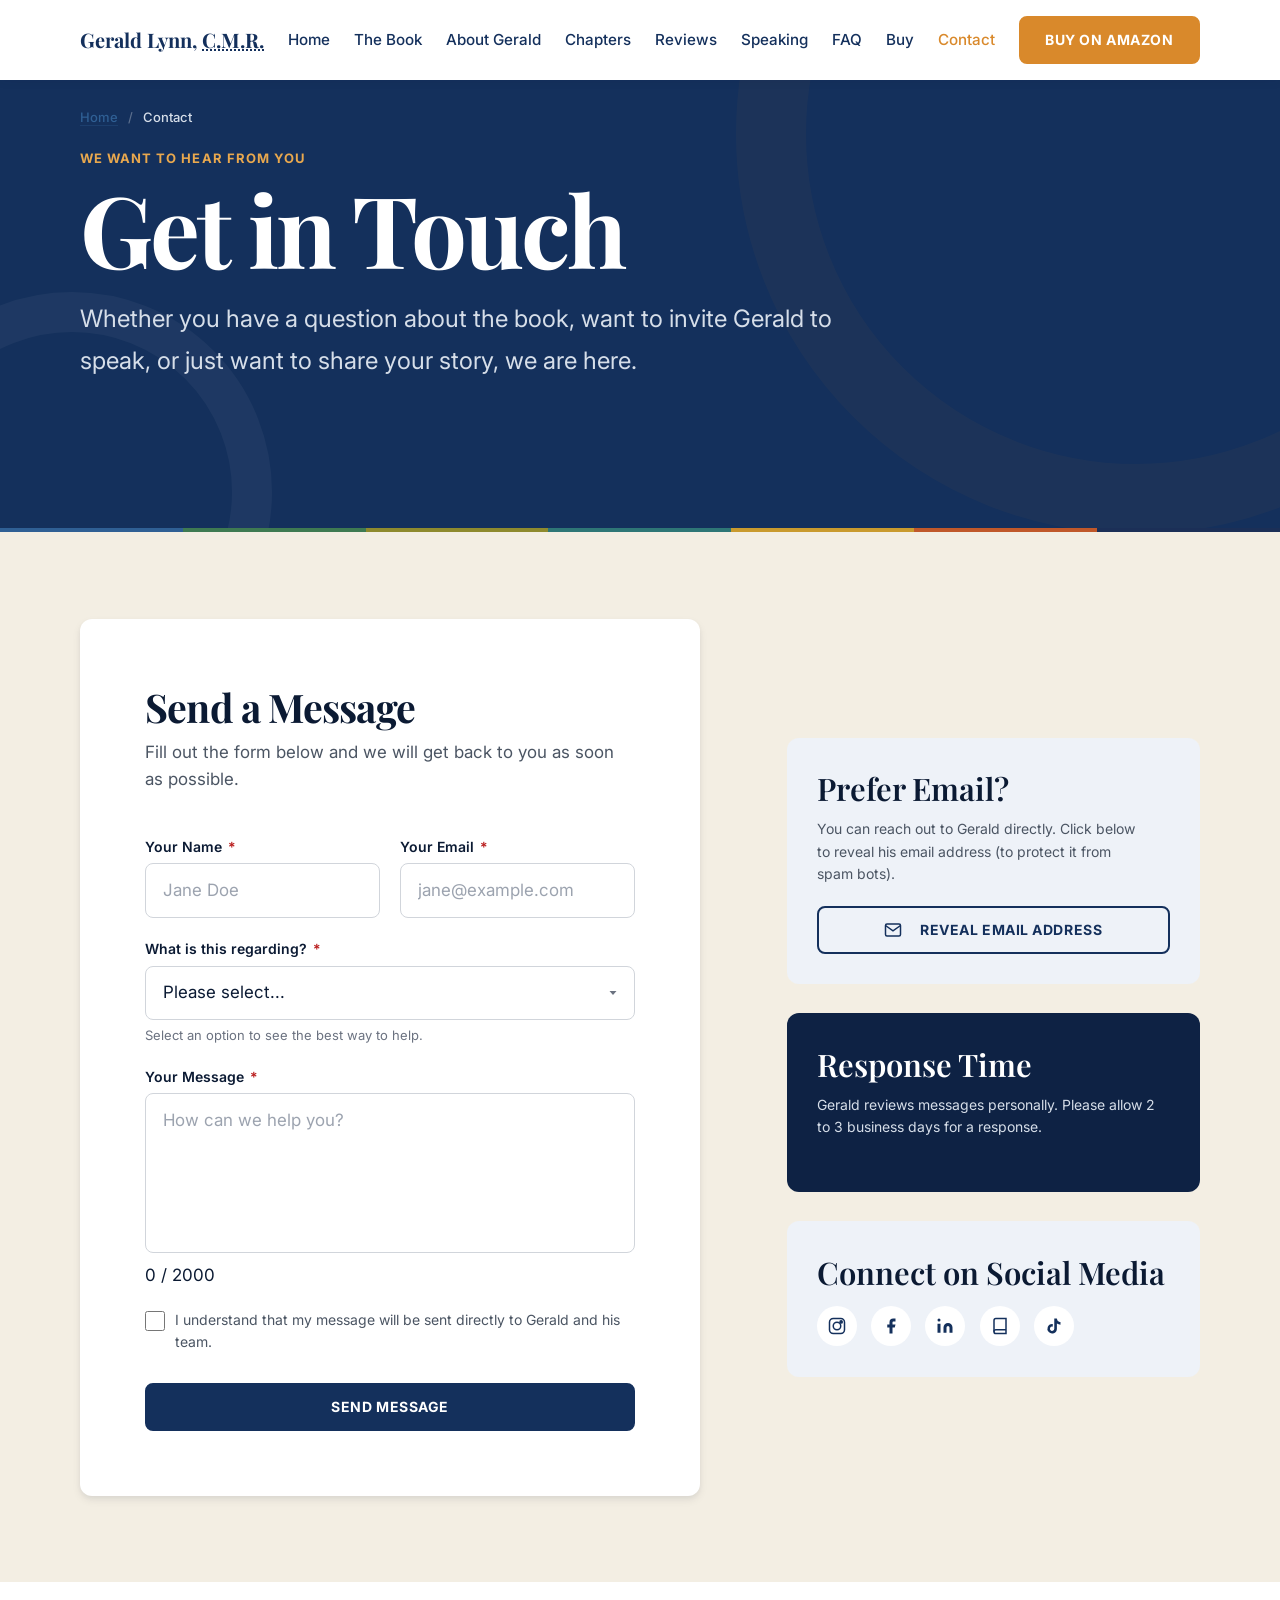
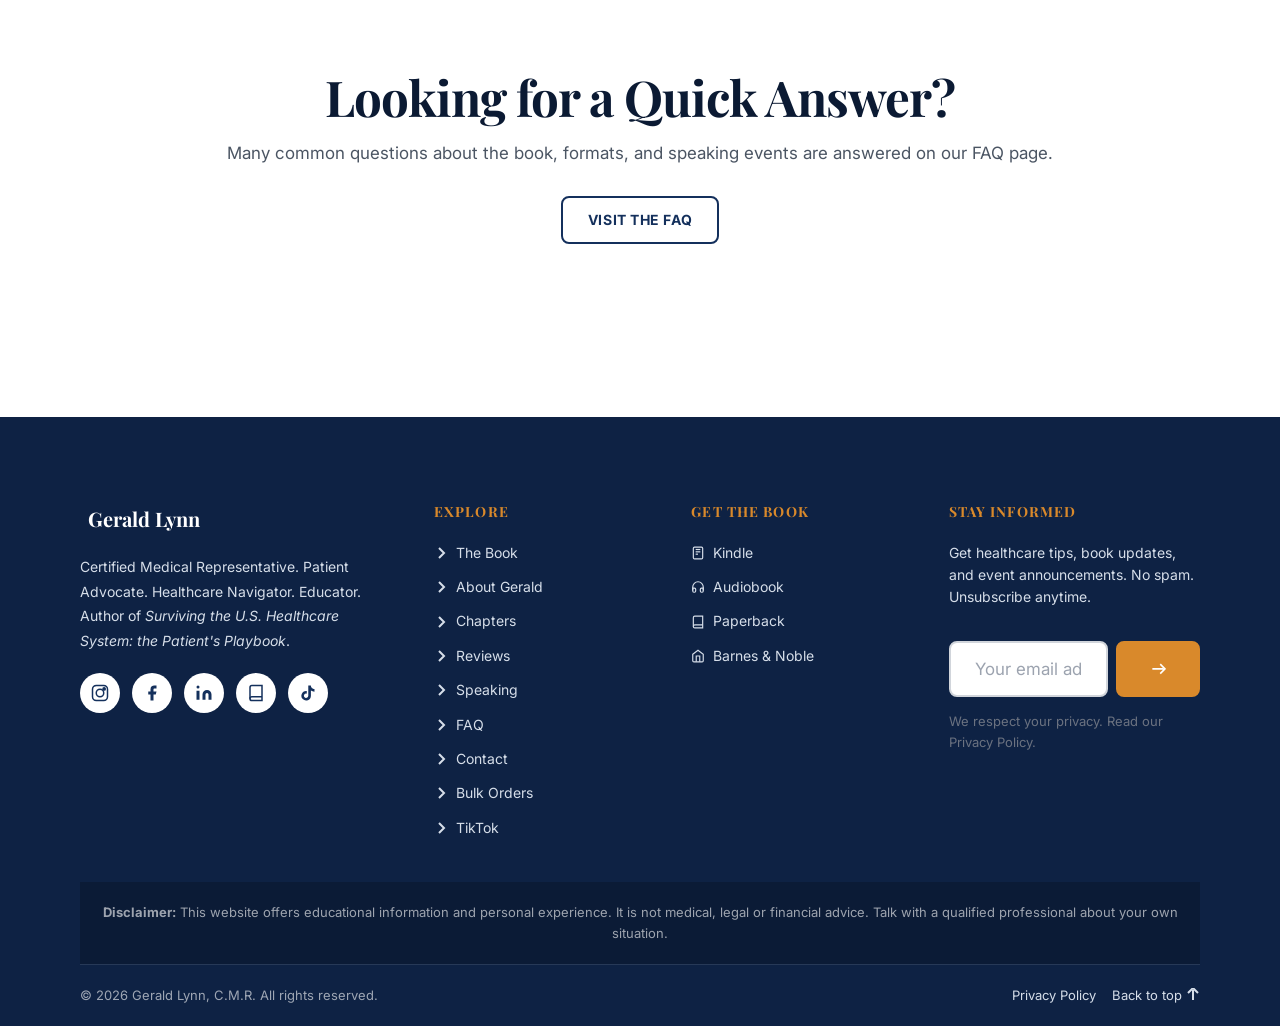
<file: contact/index.html>
<!DOCTYPE html>
<html lang="en" dir="ltr">
<head>
  <!-- ==================================================================
       Gerald Lynn, C.M.R. — Contact
       File: contact/index.html
       ================================================================== -->
  <meta charset="UTF-8">
  <meta name="viewport" content="width=device-width, initial-scale=1.0">
  <meta http-equiv="X-UA-Compatible" content="IE=edge">

  <!-- Primary Meta -->
  <title>Contact Gerald Lynn, C.M.R. | Author & Patient Advocate</title>
  <meta name="description" content="Get in touch with Gerald Lynn, C.M.R. Reach out for reader questions, podcast interviews, speaking requests, or bulk book orders.">
  <meta name="author" content="Gerald Lynn, C.M.R.">
  <meta name="robots" content="index, follow">
  <link rel="canonical" href="https://authorgeraldlynn.com/contact/">

  <!-- Open Graph -->
  <meta property="og:type" content="website">
  <meta property="og:title" content="Contact Gerald Lynn, C.M.R.">
  <meta property="og:description" content="Reach out for reader questions, podcast interviews, speaking requests, or bulk book orders.">
  <meta property="og:url" content="https://authorgeraldlynn.com/contact/">
  <meta property="og:site_name" content="Gerald Lynn, C.M.R.">
  <!-- TODO: Replace with actual OG image once Gerald provides one -->
  <meta property="og:image" content="https://authorgeraldlynn.com/assets/images/book-cover-front-800w.jpg">
  <meta property="og:image:width" content="800">
  <meta property="og:image:height" content="1200">
  <meta property="og:locale" content="en_US">

  <!-- Twitter Card -->
  <meta name="twitter:card" content="summary_large_image">
  <meta name="twitter:title" content="Contact Gerald Lynn, C.M.R.">
  <meta name="twitter:description" content="Reach out for reader questions, podcast interviews, speaking requests, or bulk book orders.">
  <!-- TODO: Replace with actual Twitter image -->
  <meta name="twitter:image" content="https://authorgeraldlynn.com/assets/images/book-cover-front-800w.jpg">

  <!-- Favicon (TODO: Gerald to provide favicon files) -->
  <link rel="icon" href="../favicon.ico" sizes="any">
  <link rel="icon" href="../favicon.svg" type="image/svg+xml">
  <link rel="apple-touch-icon" href="../apple-touch-icon.png">

  <!-- Preconnect for Google Fonts -->
  <link rel="preconnect" href="https://fonts.googleapis.com">
  <link rel="preconnect" href="https://fonts.gstatic.com" crossorigin>

  <!-- Google Fonts: Playfair Display + Inter -->
  <link
    href="https://fonts.googleapis.com/css2?family=Playfair+Display:wght@600;700&family=Inter:wght@400;500;600&display=swap"
    rel="stylesheet"
  >

  <!-- Stylesheets -->
  <link rel="stylesheet" href="../css/style.css">
  <link rel="stylesheet" href="../css/header.css">
  <link rel="stylesheet" href="../css/footer.css">
  <link rel="stylesheet" href="../css/responsive.css">

  <!-- JSON-LD: ContactPage -->
  <script type="application/ld+json">
  {
    "@context": "https://schema.org",
    "@type": "ContactPage",
    "name": "Contact Gerald Lynn, C.M.R.",
    "description": "Get in touch with Gerald Lynn, C.M.R. for reader questions, podcast interviews, speaking requests, or bulk book orders.",
    "url": "https://authorgeraldlynn.com/contact/"
  }
  </script>
</head>

<body class="page-contact">

  <!-- Skip to main content (accessibility) -->
  <a href="#main-content" class="skip-link">Skip to main content</a>

  <!-- Reading progress bar -->
  <div class="reading-progress" aria-hidden="true"></div>

  <!-- ================================================================
       SITE HEADER (SUBFOLDER PAGE)
       ================================================================ -->
  <header class="site-header" role="banner">
    <div class="header__inner">

      <!-- Logo / Wordmark -->
      <a href="../index.html" class="header__logo" aria-label="Gerald Lynn, C.M.R., homepage">
        <span class="header__wordmark">Gerald Lynn, <abbr title="Certified Medical Representative">C.M.R.</abbr></span>
      </a>

      <!-- Main Navigation -->
      <nav class="nav" aria-label="Main navigation">
        <button class="nav__toggle" aria-expanded="false" aria-controls="nav-menu" aria-label="Open navigation menu" type="button">
          <span class="nav__toggle-bar"></span>
          <span class="nav__toggle-bar"></span>
          <span class="nav__toggle-bar"></span>
        </button>

        <ul class="nav__list" id="nav-menu" role="list">
          <li class="nav__item"><a href="../index.html" class="nav__link">Home</a></li>
          <li class="nav__item"><a href="../about/index.html" class="nav__link">The Book</a></li>
          <li class="nav__item"><a href="../author/index.html" class="nav__link">About Gerald</a></li>
          <li class="nav__item"><a href="../chapters/index.html" class="nav__link">Chapters</a></li>
          <li class="nav__item"><a href="../reviews/index.html" class="nav__link">Reviews</a></li>
          <li class="nav__item"><a href="../speaking/index.html" class="nav__link">Speaking</a></li>
          <li class="nav__item"><a href="../faq/index.html" class="nav__link">FAQ</a></li>
          <li class="nav__item"><a href="../buy/index.html" class="nav__link">Buy</a></li>
          <li class="nav__item"><a href="../contact/index.html" class="nav__link nav__link--active" aria-current="page">Contact</a></li>
        </ul>
      </nav>

      <!-- Buy CTA -->
      <a href="https://www.amazon.com/dp/B0FXCZVW2J" class="btn btn--gold btn--sm header__cta" data-config="kindleUrl">
        Buy on Amazon
      </a>

    </div>
  </header>

  <!-- ================================================================
       MAIN CONTENT
       ================================================================ -->
  <main id="main-content" tabindex="-1">

    <!-- ==============================================================
         SECTION 1: PAGE HERO
         ============================================================== -->
    <section class="page-hero page-hero--navy" aria-labelledby="contact-hero-heading">
      <div class="page-hero__pattern"></div>
      <div class="container">
        
        <div class="page-hero__content reveal reveal-left" style="max-width: 800px;">
          <nav class="page-hero__breadcrumb" aria-label="Breadcrumb">
            <a href="../index.html">Home</a>
            <span class="sep">/</span>
            <span aria-current="page">Contact</span>
          </nav>
          
          <span class="overline" style="color: var(--gold-light);">We Want to Hear from You</span>
          <h1 id="contact-hero-heading" class="display" style="color: var(--white); margin-bottom: var(--sp-md);">
            Get in Touch
          </h1>
          <p class="subtitle" style="color: var(--text-on-navy); margin-bottom: var(--sp-xl);">
            Whether you have a question about the book, want to invite Gerald to speak, or just want to share your story, we are here.
          </p>
        </div>

      </div>
    </section>

    <!-- ==============================================================
         SECTION 2: CONTACT FORM & INFO
         ============================================================== -->
    <section class="section section--cream" aria-labelledby="form-heading">
      <div class="container">
        <div class="grid-60-40">
          
          <!-- Contact Form -->
          <div class="reveal reveal-left">
            <div class="panel panel--shadow" style="padding: var(--sp-2xl);">
              <h2 id="form-heading" class="section__title" style="font-size: var(--fs-2xl); margin-bottom: var(--sp-xs);">Send a Message</h2>
              <p class="text-secondary" style="margin-bottom: var(--sp-xl);">Fill out the form below and we will get back to you as soon as possible.</p>

              <form data-form="contact" action="https://formspree.io/f/mdeejpdq" method="POST" novalidate>
                <!-- Honeypot -->
                <div class="hp-field-wrap" aria-hidden="true" style="position: absolute; left: -9999px;">
                  <label for="contact-gotcha">Leave this field empty</label>
                  <input type="text" id="contact-gotcha" name="_gotcha" class="hp-field" tabindex="-1" autocomplete="off">
                </div>

                <div class="form-row">
                  <div class="form-group">
                    <label for="contact-name" class="form-label">Your Name <span class="required">*</span></label>
                    <input type="text" id="contact-name" name="name" required data-validate="required|name" class="form-input" placeholder="Jane Doe" autocomplete="name">
                  </div>
                  <div class="form-group">
                    <label for="contact-email" class="form-label">Your Email <span class="required">*</span></label>
                    <input type="email" id="contact-email" name="email" required data-validate="required|email" class="form-input" placeholder="jane@example.com" autocomplete="email">
                  </div>
                </div>

                <div class="form-group">
                  <label for="inquiry-type" class="form-label">What is this regarding? <span class="required">*</span></label>
                  <select id="inquiry-type" name="inquiry_type" required data-validate="required" class="form-select">
                    <option value="">Please select...</option>
                    <option value="reader">Reader question</option>
                    <option value="media">Podcast or media</option>
                    <option value="speaking">Speaking request</option>
                    <option value="book-club">Book club</option>
                    <option value="bulk">Bulk or library order</option>
                    <option value="other">Other</option>
                  </select>
                  <span class="form-hint" id="inquiry-hint">Select an option to see the best way to help.</span>
                </div>

                <div class="form-group">
                  <label for="contact-message" class="form-label">Your Message <span class="required">*</span></label>
                  <textarea id="contact-message" name="message" required data-validate="required|minLength:10" class="form-textarea" placeholder="How can we help you?" data-autoresize="true" maxlength="2000" data-char-count="true"></textarea>
                </div>

                <div class="form-group" style="margin-bottom: var(--sp-lg);">
                  <label class="form-check">
                    <input type="checkbox" name="consent" required>
                    <span class="form-check-label">I understand that my message will be sent directly to Gerald and his team.</span>
                  </label>
                </div>

                <button type="submit" class="btn btn--primary btn--lg" style="width: 100%;">
                  Send Message
                </button>
              </form>
            </div>
          </div>

          <!-- Contact Info Sidebar -->
          <div class="reveal reveal-right">
            
            <!-- Direct Email (Reveal) -->
            <div class="panel panel--ice" style="margin-bottom: var(--sp-lg);">
              <h3 class="h4" style="margin-bottom: var(--sp-xs);">Prefer Email?</h3>
              <p class="text-sm text-secondary" style="margin-bottom: var(--sp-md);">
                You can reach out to Gerald directly. Click below to reveal his email address (to protect it from spam bots).
              </p>
              
              <details class="reveal-email" style="cursor: pointer;">
                <summary class="btn btn--outline btn--sm" style="list-style: none; display: inline-flex; width: 100%;">
                  <svg viewBox="0 0 24 24" fill="none" stroke="currentColor" stroke-width="2" style="width: 18px; height: 18px; margin-right: 8px;"><rect x="2" y="4" width="20" height="16" rx="2"/><path d="M22 6l-10 7L2 6"/></svg>
                  Reveal Email Address
                </summary>
                <div style="margin-top: var(--sp-sm); padding: var(--sp-sm); background: var(--white); border-radius: var(--radius-md); border: 1px solid var(--gray-200);">
                  <span data-email="true" style="display: block; font-weight: 700; color: var(--navy); word-break: break-all;"></span>
                  <a href="#" data-mailto="true" class="text-xs text-secondary" style="display: block; margin-top: 4px; text-decoration: underline;">Click to open your email app</a>
                </div>
              </details>
            </div>

            <!-- Response Time -->
            <div class="panel panel--navy" style="margin-bottom: var(--sp-lg);">
              <h3 class="h4" style="color: var(--white); margin-bottom: var(--sp-xs);">Response Time</h3>
              <p class="text-sm" style="color: var(--text-on-navy);">
                Gerald reviews messages personally. Please allow 2 to 3 business days for a response.
                <!-- [CONFIRM WITH GERALD] -->
                <br><br>
                <span class="text-xs" style="color: rgba(255,255,255,0.5);"></span>
              </p>
            </div>

            <!-- Social Links -->
            <div class="panel panel--ice">
              <h3 class="h4" style="margin-bottom: var(--sp-sm);">Connect on Social Media</h3>
              <div class="social-row">
                <a href="https://www.instagram.com/geraldlynn.author/" target="_blank" rel="noopener noreferrer" class="social-icon" aria-label="Instagram">
                  <svg viewBox="0 0 24 24" fill="none" stroke="currentColor" stroke-width="2"><rect x="2" y="2" width="20" height="20" rx="5"/><circle cx="12" cy="12" r="5"/><circle cx="17.5" cy="6.5" r="1.5" fill="currentColor"/></svg>
                </a>
                <a href="https://www.facebook.com/p/Gerald-Lynn-61577333356109/" target="_blank" rel="noopener noreferrer" class="social-icon" aria-label="Facebook">
                  <svg viewBox="0 0 24 24" fill="currentColor"><path d="M18 2h-3a5 5 0 0 0-5 5v3H7v4h3v8h4v-8h3l1-4h-4V7a1 1 0 0 1 1-1h3z"/></svg>
                </a>
                <a href="https://www.linkedin.com/in/gerald-lynn-c-m-r-1866a930" target="_blank" rel="noopener noreferrer" class="social-icon" aria-label="LinkedIn">
                  <svg viewBox="0 0 24 24" fill="currentColor"><path d="M16 8a6 6 0 0 1 6 6v7h-4v-7a2 2 0 0 0-4 0v7h-4v-7a6 6 0 0 1 6-6z"/><rect x="2" y="9" width="4" height="12"/><circle cx="4" cy="4" r="2"/></svg>
                </a>
                <a href="https://www.goodreads.com/author/show/60993565.Gerald_Lynn_C_M_R_" target="_blank" rel="noopener noreferrer" class="social-icon" aria-label="Goodreads">
                  <svg viewBox="0 0 24 24" fill="none" stroke="currentColor" stroke-width="2"><path d="M4 19.5A2.5 2.5 0 0 1 6.5 17H20"/><path d="M6.5 2H20v20H6.5A2.5 2.5 0 0 1 4 19.5v-15A2.5 2.5 0 0 1 6.5 2z"/></svg>
                </a>
                <a href="https://www.tiktok.com/@glynnauthor" target="_blank" rel="noopener noreferrer" class="social-icon" aria-label="TikTok">
                  <svg viewBox="0 0 24 24" fill="currentColor"><path d="M19.59 6.69a4.83 4.83 0 0 1-3.77-4.25V2h-3.45v13.67a2.89 2.89 0 0 1-5.2 1.74 2.89 2.89 0 0 1 2.31-4.64 2.93 2.93 0 0 1 .88.13V9.4a6.84 6.84 0 0 0-1-.05A6.33 6.33 0 0 0 5 20.1a6.34 6.34 0 0 0 10.86-4.43v-7a8.16 8.16 0 0 0 4.77 1.52v-3.4a4.85 4.85 0 0 1-1-.1z"/></svg>
                </a>
              </div>
            </div>

          </div>

        </div>
      </div>
    </section>

    <!-- ==============================================================
         SECTION 3: FAQ CTA
         ============================================================== -->
    <section class="section" aria-labelledby="faq-cta-heading">
      <div class="container container--narrow text-center reveal">
        <h2 id="faq-cta-heading" class="section__title" style="margin-bottom: var(--sp-sm);">
          Looking for a Quick Answer?
        </h2>
        <p class="text-secondary" style="margin-bottom: var(--sp-lg);">
          Many common questions about the book, formats, and speaking events are answered on our FAQ page.
        </p>
        <a href="../faq/index.html" class="btn btn--outline btn--lg">Visit the FAQ</a>
      </div>
    </section>

  </main>

  <!-- ================================================================
       SITE FOOTER (SUBFOLDER PAGE)
       ================================================================ -->
  <footer class="site-footer" role="contentinfo">
    <div class="footer-main container">
      <div class="footer-grid">

        <!-- Column 1: About -->
        <div class="footer-about">
          <a href="../index.html" class="footer-about__logo" aria-label="Gerald Lynn — Home">
            <span class="footer-about__logo-mark" aria-hidden="true"></span>
            <span class="footer-about__logo-name">Gerald Lynn</span>
          </a>
          <p class="footer-about__desc">
            Certified Medical Representative. Patient Advocate. Healthcare Navigator. Educator. Author of <em>Surviving the U.S. Healthcare System: the Patient's Playbook</em>.
          </p>
          <div class="footer-social">
            <a href="https://www.instagram.com/geraldlynn.author/" target="_blank" rel="noopener noreferrer" class="social-icon" aria-label="Instagram">
              <svg viewBox="0 0 24 24" fill="none" stroke="currentColor" stroke-width="2"><rect x="2" y="2" width="20" height="20" rx="5"/><circle cx="12" cy="12" r="5"/><circle cx="17.5" cy="6.5" r="1.5" fill="currentColor"/></svg>
            </a>
            <a href="https://www.facebook.com/p/Gerald-Lynn-61577333356109/" target="_blank" rel="noopener noreferrer" class="social-icon" aria-label="Facebook">
              <svg viewBox="0 0 24 24" fill="currentColor"><path d="M18 2h-3a5 5 0 0 0-5 5v3H7v4h3v8h4v-8h3l1-4h-4V7a1 1 0 0 1 1-1h3z"/></svg>
            </a>
            <a href="https://www.linkedin.com/in/gerald-lynn-c-m-r-1866a930" target="_blank" rel="noopener noreferrer" class="social-icon" aria-label="LinkedIn">
              <svg viewBox="0 0 24 24" fill="currentColor"><path d="M16 8a6 6 0 0 1 6 6v7h-4v-7a2 2 0 0 0-4 0v7h-4v-7a6 6 0 0 1 6-6z"/><rect x="2" y="9" width="4" height="12"/><circle cx="4" cy="4" r="2"/></svg>
            </a>
            <a href="https://www.goodreads.com/author/show/60993565.Gerald_Lynn_C_M_R_" target="_blank" rel="noopener noreferrer" class="social-icon" aria-label="Goodreads">
              <svg viewBox="0 0 24 24" fill="none" stroke="currentColor" stroke-width="2"><path d="M4 19.5A2.5 2.5 0 0 1 6.5 17H20"/><path d="M6.5 2H20v20H6.5A2.5 2.5 0 0 1 4 19.5v-15A2.5 2.5 0 0 1 6.5 2z"/></svg>
            </a>
            <a href="https://www.tiktok.com/@glynnauthor" target="_blank" rel="noopener noreferrer" class="social-icon" aria-label="TikTok">
              <svg viewBox="0 0 24 24" fill="currentColor"><path d="M19.59 6.69a4.83 4.83 0 0 1-3.77-4.25V2h-3.45v13.67a2.89 2.89 0 0 1-5.2 1.74 2.89 2.89 0 0 1 2.31-4.64 2.93 2.93 0 0 1 .88.13V9.4a6.84 6.84 0 0 0-1-.05A6.33 6.33 0 0 0 5 20.1a6.34 6.34 0 0 0 10.86-4.43v-7a8.16 8.16 0 0 0 4.77 1.52v-3.4a4.85 4.85 0 0 1-1-.1z"/></svg>
            </a>
          </div>
        </div>

        <!-- Column 2: Pages -->
        <div>
          <h3 class="footer-heading">Explore</h3>
          <div class="footer-links">
            <a href="../about/index.html" class="footer-link">
              <svg viewBox="0 0 14 14" fill="none" stroke="currentColor" stroke-width="2"><path d="M5 2l5 5-5 5"/></svg> The Book
            </a>
            <a href="../author/index.html" class="footer-link">
              <svg viewBox="0 0 14 14" fill="none" stroke="currentColor" stroke-width="2"><path d="M5 2l5 5-5 5"/></svg> About Gerald
            </a>
            <a href="../chapters/index.html" class="footer-link">
              <svg viewBox="0 0 14 14" fill="none" stroke="currentColor" stroke-width="2"><path d="M5 2l5 5-5 5"/></svg> Chapters
            </a>
            <a href="../reviews/index.html" class="footer-link">
              <svg viewBox="0 0 14 14" fill="none" stroke="currentColor" stroke-width="2"><path d="M5 2l5 5-5 5"/></svg> Reviews
            </a>
            <a href="../speaking/index.html" class="footer-link">
              <svg viewBox="0 0 14 14" fill="none" stroke="currentColor" stroke-width="2"><path d="M5 2l5 5-5 5"/></svg> Speaking
            </a>
            <a href="../faq/index.html" class="footer-link">
              <svg viewBox="0 0 14 14" fill="none" stroke="currentColor" stroke-width="2"><path d="M5 2l5 5-5 5"/></svg> FAQ
            </a>
            <a href="../contact/index.html" class="footer-link">
              <svg viewBox="0 0 14 14" fill="none" stroke="currentColor" stroke-width="2"><path d="M5 2l5 5-5 5"/></svg> Contact
            </a>
            <a href="../buy/#bulk" class="footer-link">
              <svg viewBox="0 0 14 14" fill="none" stroke="currentColor" stroke-width="2"><path d="M5 2l5 5-5 5"/></svg> Bulk Orders
            </a>
            <a href="https://www.tiktok.com/@glynnauthor" target="_blank" rel="noopener noreferrer" class="footer-link">
              <svg viewBox="0 0 14 14" fill="none" stroke="currentColor" stroke-width="2"><path d="M5 2l5 5-5 5"/></svg> TikTok
            </a>
          </div>
        </div>

        <!-- Column 3: Get the Book -->
        <div>
          <h3 class="footer-heading">Get the Book</h3>
          <div class="footer-buy-links">
            <a href="https://www.amazon.com/dp/B0FXCZVW2J" target="_blank" rel="noopener noreferrer" class="footer-buy-link">
              <svg viewBox="0 0 24 24" fill="none" stroke="currentColor" stroke-width="2"><rect x="4" y="2" width="16" height="20" rx="2"/><line x1="8" y1="6" x2="16" y2="6"/><line x1="8" y1="10" x2="16" y2="10"/><line x1="8" y1="14" x2="12" y2="14"/></svg> Kindle
            </a>
            <a href="https://www.audible.com/pd/Surviving-the-US-Healthcare-System-Audiobook/B0GWP8TRR7" target="_blank" rel="noopener noreferrer" class="footer-buy-link">
              <svg viewBox="0 0 24 24" fill="none" stroke="currentColor" stroke-width="2"><path d="M3 18v-6a9 9 0 0 1 18 0v6"/><path d="M21 19a2 2 0 0 1-2 2h-1a2 2 0 0 1-2-2v-3a2 2 0 0 1 2-2h3v5z"/><path d="M3 19a2 2 0 0 0 2 2h1a2 2 0 0 0 2-2v-3a2 2 0 0 0-2-2H3v5z"/></svg> Audiobook
            </a>
            <a href="https://www.amazon.com/dp/B0FXDBZVSS" target="_blank" rel="noopener noreferrer" class="footer-buy-link">
              <svg viewBox="0 0 24 24" fill="none" stroke="currentColor" stroke-width="2"><path d="M4 19.5A2.5 2.5 0 0 1 6.5 17H20"/><path d="M6.5 2H20v20H6.5A2.5 2.5 0 0 1 4 19.5v-15A2.5 2.5 0 0 1 6.5 2z"/></svg> Paperback
            </a>
            <a href="#" data-config="hardcoverUrl" class="footer-buy-link">
              <svg viewBox="0 0 24 24" fill="none" stroke="currentColor" stroke-width="2"><path d="M4 19.5A2.5 2.5 0 0 1 6.5 17H20"/><path d="M6.5 2H20v20H6.5A2.5 2.5 0 0 1 4 19.5v-15A2.5 2.5 0 0 1 6.5 2z"/><line x1="9" y1="6" x2="17" y2="6"/></svg> Hardcover
            </a>
            <a href="https://www.barnesandnoble.com/w/surviving-the-us-healthcare-system-gerald-lynn-c-m-r/1148602416?ean=9798349539831" target="_blank" rel="noopener noreferrer" class="footer-buy-link">
              <svg viewBox="0 0 24 24" fill="none" stroke="currentColor" stroke-width="2"><path d="M3 9l9-7 9 7v11a2 2 0 0 1-2 2H5a2 2 0 0 1-2-2z"/><polyline points="9 22 9 12 15 12 15 22"/></svg> Barnes &amp; Noble
            </a>
          </div>
        </div>

        <!-- Column 4: Newsletter -->
        <div class="footer-newsletter">
          <h3 class="footer-heading">Stay Informed</h3>
          <p class="footer-newsletter__desc">
            Get healthcare tips, book updates, and event announcements. No spam. Unsubscribe anytime.
          </p>
          <form class="newsletter-inline" id="footer-newsletter-form" data-form="newsletter" action="https://formspree.io/f/mdeejpdq" method="POST" novalidate>
            <input type="hidden" name="form_type" value="newsletter">
            <label for="footer-newsletter-email" class="sr-only">Email address</label>
            <input type="email" id="footer-newsletter-email" name="email" class="form-input" placeholder="Your email address" required autocomplete="email" aria-required="true">
            <div class="form-hp" aria-hidden="true">
              <label for="footer-nl-hp">Leave blank</label>
              <input type="text" id="footer-nl-hp" name="_gotcha" tabindex="-1" autocomplete="off">
            </div>
            <button type="submit" class="btn btn-on-dark">
              <svg viewBox="0 0 20 20" width="18" height="18" fill="none" stroke="currentColor" stroke-width="2" aria-hidden="true"><path d="M3 10h14M13 4l6 6-6 6"/></svg>
              <span class="sr-only">Subscribe</span>
            </button>
          </form>
          <div class="form-message form-message--success" id="footer-nl-success" role="alert" aria-live="polite" style="display:none;">
            <svg viewBox="0 0 20 20" width="20" height="20" fill="none" stroke="currentColor" stroke-width="2"><circle cx="10" cy="10" r="8"/><path d="M7 10l2 2 4-4"/></svg>
            You're subscribed. Welcome aboard.
          </div>
          <p class="footer-newsletter__note">We respect your privacy. Read our <a href="../privacy/index.html">Privacy Policy</a>.</p>
        </div>

      </div>
    </div>

    <!-- Disclaimer -->
    <div class="container">
      <div class="footer-disclaimer">
        <strong>Disclaimer:</strong> This website offers educational information and personal experience. It is not medical, legal or financial advice. Talk with a qualified professional about your own situation.
      </div>
    </div>

    <!-- Bottom bar: copyright and legal -->
    <div class="container">
      <div class="footer-bottom">
        <div class="footer-bottom__inner">
          <p class="footer-copyright">
            &copy; <span class="js-year">2025</span> Gerald Lynn, C.M.R. All rights reserved.
          </p>
          <div class="footer-legal">
            <a href="../privacy/index.html">Privacy Policy</a>
            <a href="#top" class="footer-back-to-top">
              Back to top
              <svg viewBox="0 0 14 14" fill="none" stroke="currentColor" stroke-width="2" aria-hidden="true"><path d="M7 12V2M2 5l5-5 5 5"/></svg>
            </a>
          </div>
        </div>
      </div>
    </div>
  </footer>

  <!-- Back to top button -->
  <button
    class="back-to-top"
    aria-label="Back to top"
    type="button"
    hidden
  >
    <svg width="24" height="24" viewBox="0 0 24 24" fill="none" stroke="currentColor" stroke-width="2.5" stroke-linecap="round" stroke-linejoin="round" aria-hidden="true">
      <polyline points="18 15 12 9 6 15"/>
    </svg>
  </button>

  <!-- ================================================================
       INLINE SCRIPT FOR INQUIRY HELPER TEXT
       ================================================================ -->
  <script>
    document.addEventListener('DOMContentLoaded', function() {
      var select = document.getElementById('inquiry-type');
      var hint = document.getElementById('inquiry-hint');
      
      if (select && hint) {
        var hints = {
          'reader': 'Gerald loves hearing from readers. He will do his best to respond personally.',
          'media': 'For podcast interviews and media requests, please include your deadline and audience size.',
          'speaking': 'Please include the date, location, and audience type for your event.',
          'book-club': 'If you are reading this for a book club, let Gerald know! He may be able to send a special message.',
          'bulk': 'For bulk orders, please include the quantity and the organization name.',
          'other': 'General inquiries are welcome. Please include as much detail as possible.'
        };

        select.addEventListener('change', function() {
          var val = this.value;
          if (val && hints[val]) {
            hint.textContent = hints[val];
            hint.style.color = 'var(--forest)';
            hint.style.fontWeight = '500';
          } else {
            hint.textContent = 'Select an option to see the best way to help.';
            hint.style.color = '';
            hint.style.fontWeight = '';
          }
        });
      }
    });
  </script>

  <!-- ================================================================
       MAIN SCRIPTS
       ================================================================ -->
  <script src="../js/main.js" defer></script>
  <script src="../js/animations.js" defer></script>
  <script src="../js/forms.js" defer></script>
  <script src="../js/nav.js" defer></script>

</body>
</html>
</file>
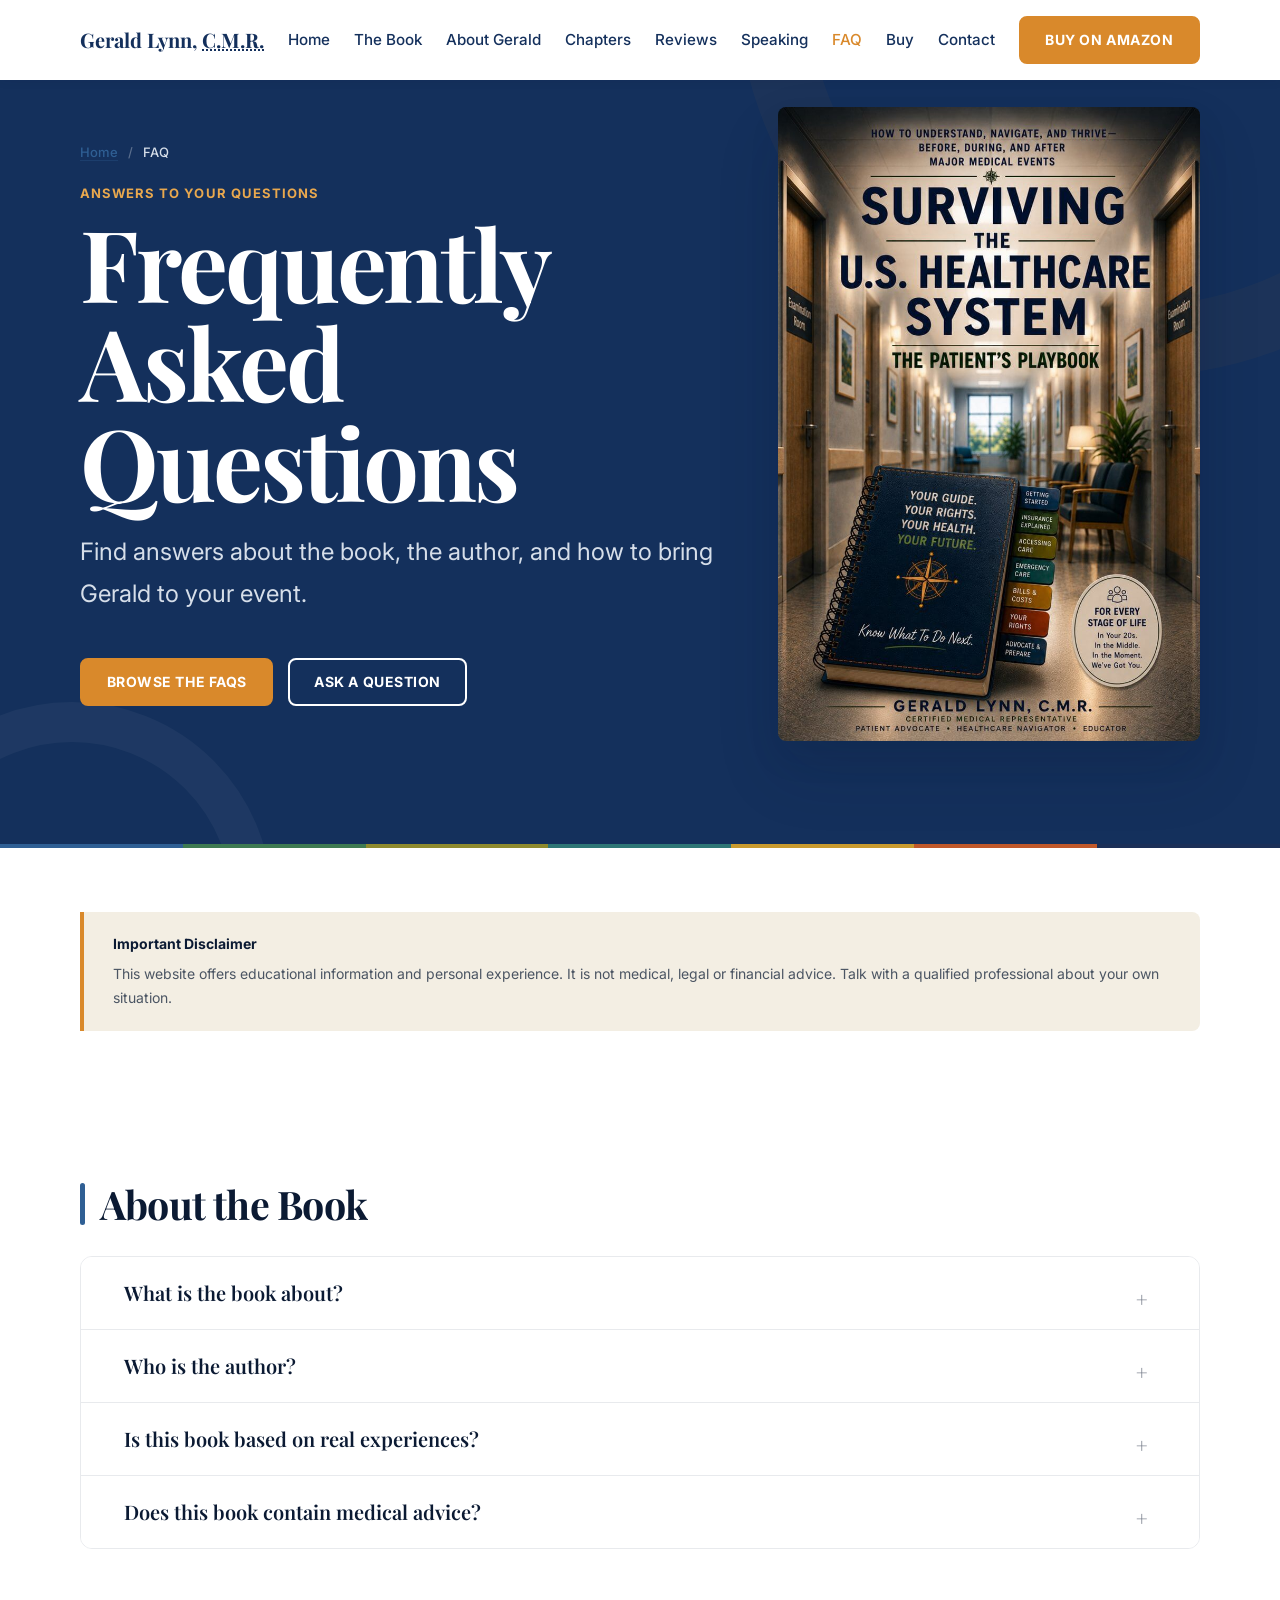
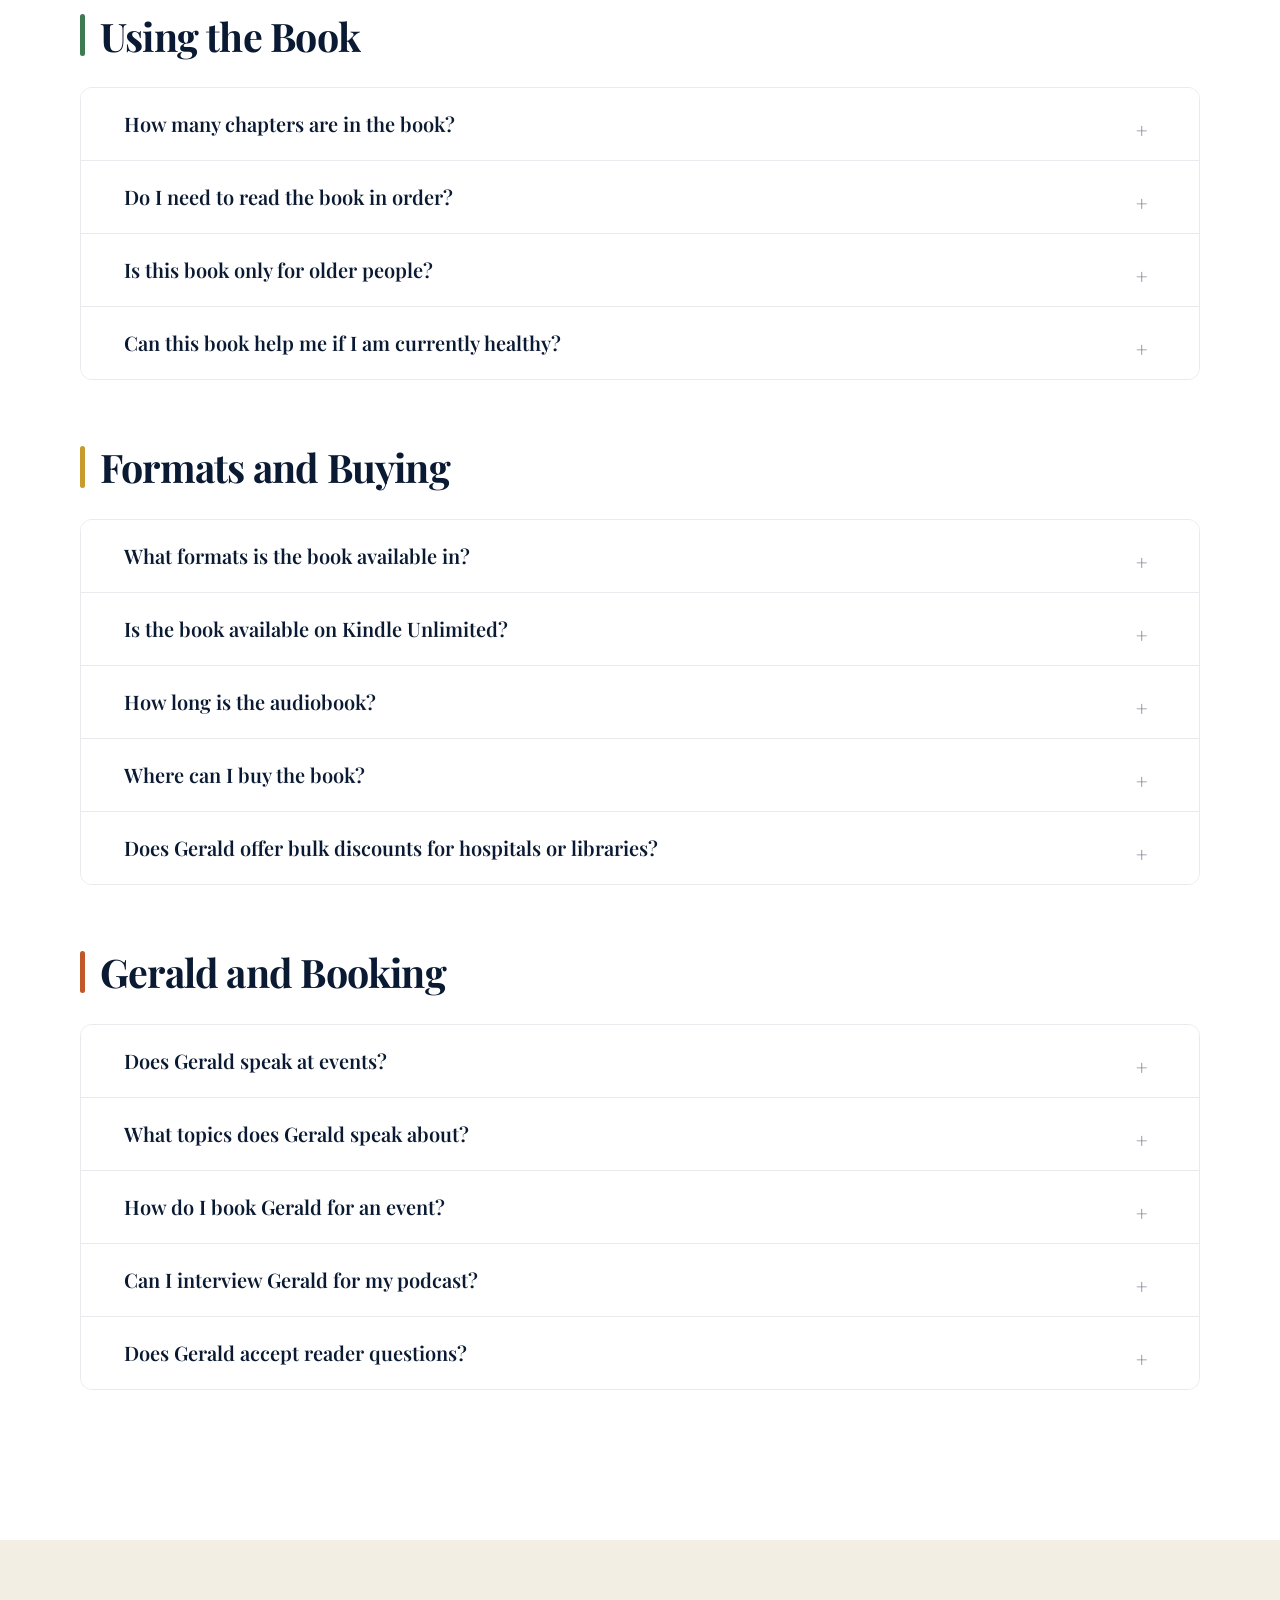
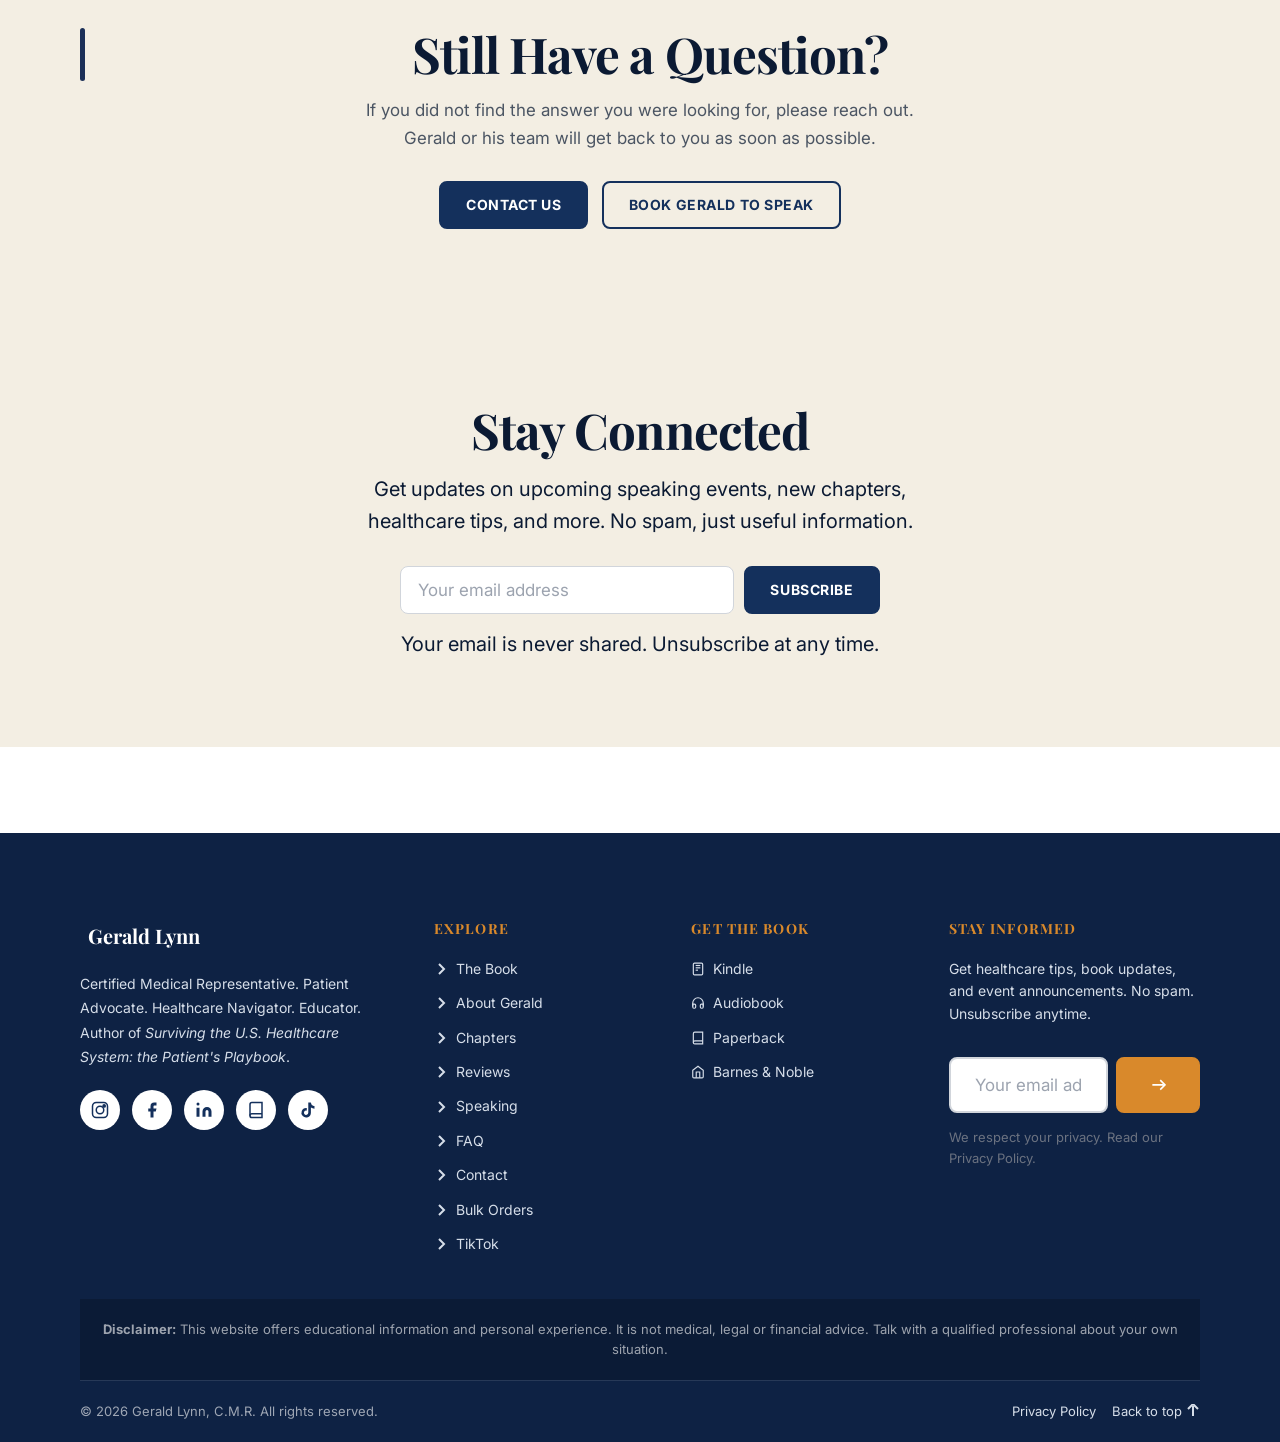
<file: faq/index.html>
<!DOCTYPE html>
<html lang="en" dir="ltr">
<head>
  <!-- ==================================================================
       Gerald Lynn, C.M.R. — Frequently Asked Questions
       File: faq/index.html
       ================================================================== -->
  <meta charset="UTF-8">
  <meta name="viewport" content="width=device-width, initial-scale=1.0">
  <meta http-equiv="X-UA-Compatible" content="IE=edge">

  <!-- Primary Meta -->
  <title>Frequently Asked Questions | Gerald Lynn, C.M.R.</title>
  <meta name="description" content="Find answers to frequently asked questions about Surviving the U.S. Healthcare System by Gerald Lynn, C.M.R., including book details, formats, and speaking inquiries.">
  <meta name="author" content="Gerald Lynn, C.M.R.">
  <meta name="robots" content="index, follow">
  <link rel="canonical" href="https://authorgeraldlynn.com/faq/">

  <!-- Open Graph -->
  <meta property="og:type" content="website">
  <meta property="og:title" content="Frequently Asked Questions | Gerald Lynn, C.M.R.">
  <meta property="og:description" content="Find answers to frequently asked questions about the Patient's Playbook.">
  <meta property="og:url" content="https://authorgeraldlynn.com/faq/">
  <meta property="og:site_name" content="Gerald Lynn, C.M.R.">
  <meta property="og:image" content="https://authorgeraldlynn.com/assets/images/book-cover-front-800w.jpg">
  <meta property="og:image:width" content="800">
  <meta property="og:image:height" content="1200">
  <meta property="og:locale" content="en_US">

  <!-- Twitter Card -->
  <meta name="twitter:card" content="summary_large_image">
  <meta name="twitter:title" content="Frequently Asked Questions | Gerald Lynn, C.M.R.">
  <meta name="twitter:description" content="Find answers to frequently asked questions about the Patient's Playbook.">
  <meta name="twitter:image" content="https://authorgeraldlynn.com/assets/images/book-cover-front-800w.jpg">

  <!-- Favicon -->
  <link rel="icon" href="../favicon.ico" sizes="any">
  <link rel="icon" href="../favicon.svg" type="image/svg+xml">
  <link rel="apple-touch-icon" href="../apple-touch-icon.png">

  <!-- Preconnect for Google Fonts -->
  <link rel="preconnect" href="https://fonts.googleapis.com">
  <link rel="preconnect" href="https://fonts.gstatic.com" crossorigin>

  <!-- Google Fonts: Playfair Display + Inter -->
  <link
    href="https://fonts.googleapis.com/css2?family=Playfair+Display:wght@600;700&family=Inter:wght@400;500;600&display=swap"
    rel="stylesheet"
  >

  <!-- Stylesheets -->
  <link rel="stylesheet" href="../css/style.css">
  <link rel="stylesheet" href="../css/header.css">
  <link rel="stylesheet" href="../css/footer.css">
  <link rel="stylesheet" href="../css/responsive.css">

  <!-- JSON-LD: FAQPage -->
  <script type="application/ld+json">
  {
    "@context": "https://schema.org",
    "@type": "FAQPage",
    "mainEntity": [
      {
        "@type": "Question",
        "name": "What is the book about?",
        "acceptedAnswer": {
          "@type": "Answer",
          "text": "Surviving the U.S. Healthcare System: the Patient's Playbook pulls back the curtain on what really happens in hospitals, doctors' offices, skilled nursing units and long-term care facilities. It covers misdiagnoses, medication errors, drug interactions and insurance denials, and shows how to recognize and avoid them."
        }
      },
      {
        "@type": "Question",
        "name": "Who is the author?",
        "acceptedAnswer": {
          "@type": "Answer",
          "text": "Gerald Lynn, C.M.R. is a Certified Medical Representative who spent 27 years in the pharmaceutical industry. He was also the sole caregiver for his mother until she passed at age 92."
        }
      },
      {
        "@type": "Question",
        "name": "Is this book based on real experiences?",
        "acceptedAnswer": {
          "@type": "Answer",
          "text": "Yes. Gerald writes from both his professional experience working inside the healthcare industry and his deeply personal experience as a caregiver."
        }
      },
      {
        "@type": "Question",
        "name": "Does this book contain medical advice?",
        "acceptedAnswer": {
          "@type": "Answer",
          "text": "No. The book offers educational information and personal experience. It is not medical, legal or financial advice. You should always talk with a qualified professional about your own situation."
        }
      },
      {
        "@type": "Question",
        "name": "How many chapters are in the book?",
        "acceptedAnswer": {
          "@type": "Answer",
          "text": "There are 9 chapters. They cover topics ranging from understanding the system and navigating insurance to entering the hospital, patient advocacy, and preparing for the future."
        }
      },
      {
        "@type": "Question",
        "name": "Do I need to read the book in order?",
        "acceptedAnswer": {
          "@type": "Answer",
          "text": "The book is designed to be read in order, but it is also a reference guide. If you are facing a specific situation right now, you can jump directly to the chapter that matches your need using the guide on the Chapters page."
        }
      },
      {
        "@type": "Question",
        "name": "Is this book only for older people?",
        "acceptedAnswer": {
          "@type": "Answer",
          "text": "No. The book is for every stage of life: in your 20s, in the middle, in the moment. It is for anyone who wants to be prepared before they need the system."
        }
      },
      {
        "@type": "Question",
        "name": "Can this book help me if I am currently healthy?",
        "acceptedAnswer": {
          "@type": "Answer",
          "text": "Yes. Preparing ahead of time is one of the best ways to protect yourself. The book helps you organize your medical information, understand your coverage, and prepare before a crisis strikes."
        }
      },
      {
        "@type": "Question",
        "name": "What formats is the book available in?",
        "acceptedAnswer": {
          "@type": "Answer",
          "text": "The book is available in Kindle, Paperback, Hardcover, and Audiobook formats."
        }
      },
      {
        "@type": "Question",
        "name": "Is the book available on Kindle Unlimited?",
        "acceptedAnswer": {
          "@type": "Answer",
          "text": "Yes, Kindle Unlimited subscribers can read the book at no additional cost."
        }
      },
      {
        "@type": "Question",
        "name": "How long is the audiobook?",
        "acceptedAnswer": {
          "@type": "Answer",
          "text": "The audiobook is 3 hours and 19 minutes long. It is narrated by John Humbert and was released on April 10, 2026."
        }
      },
      {
        "@type": "Question",
        "name": "Where can I buy the book?",
        "acceptedAnswer": {
          "@type": "Answer",
          "text": "You can purchase the book on Amazon (Kindle and Paperback), Audible (Audiobook), and Barnes & Noble."
        }
      },
      {
        "@type": "Question",
        "name": "Does Gerald offer bulk discounts for hospitals or libraries?",
        "acceptedAnswer": {
          "@type": "Answer",
          "text": "If you are looking to purchase multiple copies for your staff, patients, or patrons, please reach out through the contact page to inquire about bulk orders."
        }
      },
      {
        "@type": "Question",
        "name": "Does Gerald speak at events?",
        "acceptedAnswer": {
          "@type": "Answer",
          "text": "Yes. Gerald is available for keynotes, workshops, panels, and podcast interviews."
        }
      },
      {
        "@type": "Question",
        "name": "What topics does Gerald speak about?",
        "acceptedAnswer": {
          "@type": "Answer",
          "text": "Gerald speaks on topics drawn from the book, including navigating the healthcare system, patient advocacy, caregiving, and understanding insurance."
        }
      },
      {
        "@type": "Question",
        "name": "How do I book Gerald for an event?",
        "acceptedAnswer": {
          "@type": "Answer",
          "text": "You can submit an inquiry through the Speaking page or reach out directly using the contact form."
        }
      },
      {
        "@type": "Question",
        "name": "Can I interview Gerald for my podcast?",
        "acceptedAnswer": {
          "@type": "Answer",
          "text": "Yes. Gerald has appeared on Close Up Radio and is open to podcast interviews. Please use the Speaking page to submit your request."
        }
      },
      {
        "@type": "Question",
        "name": "How can I contact Gerald?",
        "acceptedAnswer": {
          "@type": "Answer",
          "text": "You can use the contact form on this website. Your message will be sent directly to Gerald."
        }
      },
      {
        "@type": "Question",
        "name": "Does Gerald accept reader questions?",
        "acceptedAnswer": {
          "@type": "Answer",
          "text": "Yes, Gerald welcomes questions from readers. While he cannot provide personal medical advice, he is happy to hear your feedback and answer general questions about the book."
        }
      },
      {
        "@type": "Question",
        "name": "Where can I leave a review?",
        "acceptedAnswer": {
          "@type": "Answer",
          "text": "You can leave a review on Amazon, Audible, Barnes & Noble, or Goodreads. Reviews help other readers discover the book."
        }
      }
    ]
  }
  </script>
</head>

<body class="page-faq">

  <!-- Skip to main content (accessibility) -->
  <a href="#main-content" class="skip-link">Skip to main content</a>

  <!-- Reading progress bar -->
  <div class="reading-progress" aria-hidden="true"></div>

  <!-- ================================================================
       SITE HEADER (SUBFOLDER PAGE)
       ================================================================ -->
  <header class="site-header" role="banner">
    <div class="header__inner">

      <!-- Logo / Wordmark -->
      <a href="../index.html" class="header__logo" aria-label="Gerald Lynn, C.M.R., homepage">
        <span class="header__wordmark">Gerald Lynn, <abbr title="Certified Medical Representative">C.M.R.</abbr></span>
      </a>

      <!-- Main Navigation -->
      <nav class="nav" aria-label="Main navigation">
        <button class="nav__toggle" aria-expanded="false" aria-controls="nav-menu" aria-label="Open navigation menu" type="button">
          <span class="nav__toggle-bar"></span>
          <span class="nav__toggle-bar"></span>
          <span class="nav__toggle-bar"></span>
        </button>

        <ul class="nav__list" id="nav-menu" role="list">
          <li class="nav__item"><a href="../index.html" class="nav__link">Home</a></li>
          <li class="nav__item"><a href="../about/index.html" class="nav__link">The Book</a></li>
          <li class="nav__item"><a href="../author/index.html" class="nav__link">About Gerald</a></li>
          <li class="nav__item"><a href="../chapters/index.html" class="nav__link">Chapters</a></li>
          <li class="nav__item"><a href="../reviews/index.html" class="nav__link">Reviews</a></li>
          <li class="nav__item"><a href="../speaking/index.html" class="nav__link">Speaking</a></li>
          <li class="nav__item"><a href="../faq/index.html" class="nav__link nav__link--active" aria-current="page">FAQ</a></li>
          <li class="nav__item"><a href="../buy/index.html" class="nav__link">Buy</a></li>
          <li class="nav__item"><a href="../contact/index.html" class="nav__link">Contact</a></li>
        </ul>
      </nav>

      <!-- Buy CTA -->
      <a href="https://www.amazon.com/dp/B0FXCZVW2J" class="btn btn--gold btn--sm header__cta" data-config="kindleUrl">
        Buy on Amazon
      </a>

    </div>
  </header>

  <!-- ================================================================
       MAIN CONTENT
       ================================================================ -->
  <main id="main-content" tabindex="-1">

    <!-- ==============================================================
         SECTION 1: PAGE HERO
         ============================================================== -->
    <section class="page-hero page-hero--navy" aria-labelledby="faq-hero-heading">
      <div class="page-hero__pattern"></div>
      <div class="container">

        <div class="page-hero__content grid-60-40 reveal">

          <!-- Left Side: Text Content -->
          <div class="page-hero__text">
            <nav class="page-hero__breadcrumb" aria-label="Breadcrumb">
              <a href="../index.html">Home</a>
              <span class="sep">/</span>
              <span aria-current="page">FAQ</span>
            </nav>

            <span class="overline" style="color: var(--gold-light);">Answers to Your Questions</span>
            <h1 id="faq-hero-heading" class="display" style="color: var(--white); margin-bottom: var(--sp-md);">
              Frequently Asked Questions
            </h1>
            <p class="subtitle" style="color: var(--text-on-navy); margin-bottom: var(--sp-xl);">
              Find answers about the book, the author, and how to bring Gerald to your event.
            </p>

            <div class="btn-group">
              <a href="#faq-list" class="btn btn--gold btn--lg">
                Browse the FAQs
              </a>
              <a href="../contact/index.html" class="btn btn--outline-on-dark btn--lg">
                Ask a Question
              </a>
            </div>
          </div>

          <!-- Right Side: Book Cover Image -->
          <div class="page-hero__image">
            <img
              src="../assets/images/book-cover-front-800w.jpg"
              alt="Cover of Surviving the U.S. Healthcare System: the Patient's Playbook"
              style="width: 100%; height: auto; border-radius: var(--radius-md); box-shadow: var(--shadow-2xl);"
            >
          </div>

        </div>

      </div>
    </section>

    <!-- ==============================================================
         SECTION 2: DISCLAIMER
         ============================================================== -->
    <section class="section-sm">
      <div class="container container--narrow">
        <div class="disclaimer reveal">
          <strong>Important Disclaimer</strong>
          This website offers educational information and personal experience. It is not medical, legal or financial advice. Talk with a qualified professional about your own situation.
        </div>
      </div>
    </section>

    <!-- ==============================================================
         SECTION 3: FAQ ACCORDIONS
         ============================================================== -->
    <section class="section" id="faq-list">
      <div class="container container--narrow">

        <!-- Group 1: About the Book -->
        <div class="reveal" style="margin-bottom: var(--sp-2xl);">
          <div class="tab-heading tab-heading--blue" style="margin-bottom: var(--sp-lg);">
            <h2 class="section__title" style="font-size: var(--fs-2xl);">About the Book</h2>
          </div>

          <div class="acc-group" data-accordion="single">
            <div class="acc">
              <button class="acc-btn" aria-expanded="false" aria-controls="faq-group1-1">
                What is the book about?
                <span class="acc-btn__icon">+</span>
              </button>
              <div class="acc-panel" id="faq-group1-1" role="region" hidden>
                <div class="acc-panel__inner">
                  <em>Surviving the U.S. Healthcare System: the Patient's Playbook</em> pulls back the curtain on what really happens in hospitals, doctors' offices, skilled nursing units and long-term care facilities. It covers misdiagnoses, medication errors, drug interactions and insurance denials, and shows how to recognize and avoid them.
                </div>
              </div>
            </div>

            <div class="acc">
              <button class="acc-btn" aria-expanded="false" aria-controls="faq-group1-2">
                Who is the author?
                <span class="acc-btn__icon">+</span>
              </button>
              <div class="acc-panel" id="faq-group1-2" role="region" hidden>
                <div class="acc-panel__inner">
                  Gerald Lynn, C.M.R. is a Certified Medical Representative who spent 27 years in the pharmaceutical industry. He was also the sole caregiver for his mother until she passed at age 92.
                </div>
              </div>
            </div>

            <div class="acc">
              <button class="acc-btn" aria-expanded="false" aria-controls="faq-group1-3">
                Is this book based on real experiences?
                <span class="acc-btn__icon">+</span>
              </button>
              <div class="acc-panel" id="faq-group1-3" role="region" hidden>
                <div class="acc-panel__inner">
                  Yes. Gerald writes from both his professional experience working inside the healthcare industry and his deeply personal experience as a caregiver.
                </div>
              </div>
            </div>

            <div class="acc">
              <button class="acc-btn" aria-expanded="false" aria-controls="faq-group1-4">
                Does this book contain medical advice?
                <span class="acc-btn__icon">+</span>
              </button>
              <div class="acc-panel" id="faq-group1-4" role="region" hidden>
                <div class="acc-panel__inner">
                  No. The book offers educational information and personal experience. It is not medical, legal or financial advice. You should always talk with a qualified professional about your own situation.
                </div>
              </div>
            </div>
          </div>
        </div>

        <!-- Group 2: Using the Book -->
        <div class="reveal" style="margin-bottom: var(--sp-2xl);">
          <div class="tab-heading tab-heading--green" style="margin-bottom: var(--sp-lg);">
            <h2 class="section__title" style="font-size: var(--fs-2xl);">Using the Book</h2>
          </div>

          <div class="acc-group" data-accordion="single">
            <div class="acc">
              <button class="acc-btn" aria-expanded="false" aria-controls="faq-group2-1">
                How many chapters are in the book?
                <span class="acc-btn__icon">+</span>
              </button>
              <div class="acc-panel" id="faq-group2-1" role="region" hidden>
                <div class="acc-panel__inner">
                  There are 9 chapters. They cover topics ranging from understanding the system and navigating insurance to entering the hospital, patient advocacy, and preparing for the future.
                </div>
              </div>
            </div>

            <div class="acc">
              <button class="acc-btn" aria-expanded="false" aria-controls="faq-group2-2">
                Do I need to read the book in order?
                <span class="acc-btn__icon">+</span>
              </button>
              <div class="acc-panel" id="faq-group2-2" role="region" hidden>
                <div class="acc-panel__inner">
                  The book is designed to be read in order, but it is also a reference guide. If you are facing a specific situation right now, you can jump directly to the chapter that matches your need using the guide on the <a href="../chapters/index.html">Chapters page</a>.
                </div>
              </div>
            </div>

            <div class="acc">
              <button class="acc-btn" aria-expanded="false" aria-controls="faq-group2-3">
                Is this book only for older people?
                <span class="acc-btn__icon">+</span>
              </button>
              <div class="acc-panel" id="faq-group2-3" role="region" hidden>
                <div class="acc-panel__inner">
                  No. The book is for every stage of life: in your 20s, in the middle, in the moment. It is for anyone who wants to be prepared before they need the system.
                </div>
              </div>
            </div>

            <div class="acc">
              <button class="acc-btn" aria-expanded="false" aria-controls="faq-group2-4">
                Can this book help me if I am currently healthy?
                <span class="acc-btn__icon">+</span>
              </button>
              <div class="acc-panel" id="faq-group2-4" role="region" hidden>
                <div class="acc-panel__inner">
                  Yes. Preparing ahead of time is one of the best ways to protect yourself. The book helps you organize your medical information, understand your coverage, and prepare before a crisis strikes.
                </div>
              </div>
            </div>
          </div>
        </div>

        <!-- Group 3: Formats and Buying -->
        <div class="reveal" style="margin-bottom: var(--sp-2xl);">
          <div class="tab-heading tab-heading--mustard" style="margin-bottom: var(--sp-lg);">
            <h2 class="section__title" style="font-size: var(--fs-2xl);">Formats and Buying</h2>
          </div>

          <div class="acc-group" data-accordion="single">
            <div class="acc">
              <button class="acc-btn" aria-expanded="false" aria-controls="faq-group3-1">
                What formats is the book available in?
                <span class="acc-btn__icon">+</span>
              </button>
              <div class="acc-panel" id="faq-group3-1" role="region" hidden>
                <div class="acc-panel__inner">
                  The book is available in Kindle, Paperback, Hardcover, and Audiobook formats.
                </div>
              </div>
            </div>

            <div class="acc">
              <button class="acc-btn" aria-expanded="false" aria-controls="faq-group3-2">
                Is the book available on Kindle Unlimited?
                <span class="acc-btn__icon">+</span>
              </button>
              <div class="acc-panel" id="faq-group3-2" role="region" hidden>
                <div class="acc-panel__inner">
                  Yes, Kindle Unlimited subscribers can read the book at no additional cost.
                </div>
              </div>
            </div>

            <div class="acc">
              <button class="acc-btn" aria-expanded="false" aria-controls="faq-group3-3">
                How long is the audiobook?
                <span class="acc-btn__icon">+</span>
              </button>
              <div class="acc-panel" id="faq-group3-3" role="region" hidden>
                <div class="acc-panel__inner">
                  The audiobook is 3 hours and 19 minutes long. It is narrated by John Humbert and was released on April 10, 2026.
                </div>
              </div>
            </div>

            <div class="acc">
              <button class="acc-btn" aria-expanded="false" aria-controls="faq-group3-4">
                Where can I buy the book?
                <span class="acc-btn__icon">+</span>
              </button>
              <div class="acc-panel" id="faq-group3-4" role="region" hidden>
                <div class="acc-panel__inner">
                  You can purchase the book on Amazon (Kindle and Paperback), Audible (Audiobook), and Barnes &amp; Noble. Links to all retailers are available on the <a href="../buy/index.html">Buy page</a>.
                </div>
              </div>
            </div>

            <div class="acc">
              <button class="acc-btn" aria-expanded="false" aria-controls="faq-group3-5">
                Does Gerald offer bulk discounts for hospitals or libraries?
                <span class="acc-btn__icon">+</span>
              </button>
              <div class="acc-panel" id="faq-group3-5" role="region" hidden>
                <div class="acc-panel__inner">
                  If you are looking to purchase multiple copies for your staff, patients, or patrons, please reach out through the <a href="../contact/index.html">contact page</a> to inquire about bulk orders.
                  <br><br>
                  <span class="text-xs text-muted"></span>
                </div>
              </div>
            </div>
          </div>
        </div>

        <!-- Group 4: Gerald and Booking -->
        <div class="reveal" style="margin-bottom: var(--sp-2xl);">
          <div class="tab-heading tab-heading--orange" style="margin-bottom: var(--sp-lg);">
            <h2 class="section__title" style="font-size: var(--fs-2xl);">Gerald and Booking</h2>
          </div>

          <div class="acc-group" data-accordion="single">
            <div class="acc">
              <button class="acc-btn" aria-expanded="false" aria-controls="faq-group4-1">
                Does Gerald speak at events?
                <span class="acc-btn__icon">+</span>
              </button>
              <div class="acc-panel" id="faq-group4-1" role="region" hidden>
                <div class="acc-panel__inner">
                  Yes. Gerald is available for keynotes, workshops, panels, and podcast interviews.
                </div>
              </div>
            </div>

            <div class="acc">
              <button class="acc-btn" aria-expanded="false" aria-controls="faq-group4-2">
                What topics does Gerald speak about?
                <span class="acc-btn__icon">+</span>
              </button>
              <div class="acc-panel" id="faq-group4-2" role="region" hidden>
                <div class="acc-panel__inner">
                  Gerald speaks on topics drawn from the book, including navigating the healthcare system, patient advocacy, caregiving, and understanding insurance.
                  <br><br>
                  <span class="text-xs text-muted"></span>
                </div>
              </div>
            </div>

            <div class="acc">
              <button class="acc-btn" aria-expanded="false" aria-controls="faq-group4-3">
                How do I book Gerald for an event?
                <span class="acc-btn__icon">+</span>
              </button>
              <div class="acc-panel" id="faq-group4-3" role="region" hidden>
                <div class="acc-panel__inner">
                  You can submit an inquiry through the <a href="../speaking/index.html">Speaking page</a> or reach out directly using the <a href="../contact/index.html">contact form</a>.
                </div>
              </div>
            </div>

            <div class="acc">
              <button class="acc-btn" aria-expanded="false" aria-controls="faq-group4-4">
                Can I interview Gerald for my podcast?
                <span class="acc-btn__icon">+</span>
              </button>
              <div class="acc-panel" id="faq-group4-4" role="region" hidden>
                <div class="acc-panel__inner">
                  Yes. Gerald has appeared on Close Up Radio and is open to podcast interviews. Please use the <a href="../speaking/index.html">Speaking page</a> to submit your request.
                </div>
              </div>
            </div>

            <div class="acc">
              <button class="acc-btn" aria-expanded="false" aria-controls="faq-group4-5">
                Does Gerald accept reader questions?
                <span class="acc-btn__icon">+</span>
              </button>
              <div class="acc-panel" id="faq-group4-5" role="region" hidden>
                <div class="acc-panel__inner">
                  Yes, Gerald welcomes questions from readers. While he cannot provide personal medical advice, he is happy to hear your feedback and answer general questions about the book.
                  <br><br>
                  <span class="text-xs text-muted"></span>
                </div>
              </div>
            </div>
          </div>
        </div>

      </div>
    </section>

    <!-- ==============================================================
         SECTION 4: STILL HAVE A QUESTION CTA
         ============================================================== -->
    <section class="section section--cream" aria-labelledby="contact-cta-heading">
      <div class="container container--narrow text-center reveal">
        <div class="tab-heading tab-heading--navy" style="justify-content: center;">
          <h2 id="contact-cta-heading" class="section__title">Still Have a Question?</h2>
        </div>
        <p class="text-secondary" style="margin-top: var(--sp-sm); margin-bottom: var(--sp-lg); max-width: 50ch; margin-inline: auto;">
          If you did not find the answer you were looking for, please reach out. Gerald or his team will get back to you as soon as possible.
        </p>
        <div class="btn-group" style="justify-content: center;">
          <a href="../contact/index.html" class="btn btn--primary btn--lg">Contact Us</a>
          <a href="../speaking/index.html" class="btn btn--outline btn--lg">Book Gerald to Speak</a>
        </div>
      </div>
    </section>

    <!-- ==============================================================
         SECTION 5: NEWSLETTER SIGNUP
         ============================================================== -->
    <section class="section" id="newsletter" aria-labelledby="newsletter-heading">
      <div class="container container--narrow">

        <div class="newsletter text-center reveal">
          <h2 id="newsletter-heading" class="section__title" style="margin-bottom: var(--sp-sm);">
            Stay Connected
          </h2>
          <p class="text-secondary" style="margin-bottom: var(--sp-lg);">
            Get updates on upcoming speaking events, new chapters, healthcare tips, and more. No spam, just useful information.
          </p>

          <form class="newsletter__form" data-form="newsletter" data-persist="true" action="https://formspree.io/f/mdeejpdq" method="POST" novalidate style="max-width: 480px; margin: 0 auto;">
            <input type="hidden" name="form_type" value="newsletter">
            <div class="hp-field-wrap" aria-hidden="true" style="position: absolute; left: -9999px;">
              <label for="newsletter-gotcha">Leave this field empty</label>
              <input type="text" id="newsletter-gotcha" name="_gotcha" class="hp-field" tabindex="-1" autocomplete="off">
            </div>

            <div class="flex gap-xs">
              <div class="flex-1">
                <label for="newsletter-email" class="sr-only">Email address</label>
                <input type="email" id="newsletter-email" name="email" placeholder="Your email address" required data-validate="required|email" autocomplete="email" class="form-input" style="height: 100%; background-color: var(--white);">
              </div>
              <button type="submit" class="btn btn--primary">Subscribe</button>
            </div>

            <p class="text-xs text-muted" style="margin-top: var(--sp-sm);">
              Your email is never shared. Unsubscribe at any time.
            </p>
          </form>
        </div>

      </div>
    </section>

  </main>

  <!-- ================================================================
       SITE FOOTER (SUBFOLDER PAGE)
       ================================================================ -->
  <footer class="site-footer" role="contentinfo">
    <div class="footer-main container">
      <div class="footer-grid">

        <!-- Column 1: About -->
        <div class="footer-about">
          <a href="../index.html" class="footer-about__logo" aria-label="Gerald Lynn — Home">
            <span class="footer-about__logo-mark" aria-hidden="true"></span>
            <span class="footer-about__logo-name">Gerald Lynn</span>
          </a>
          <p class="footer-about__desc">
            Certified Medical Representative. Patient Advocate. Healthcare Navigator. Educator. Author of <em>Surviving the U.S. Healthcare System: the Patient's Playbook</em>.
          </p>
          <div class="footer-social">
            <a href="https://www.instagram.com/geraldlynn.author/" target="_blank" rel="noopener noreferrer" class="social-icon" aria-label="Instagram">
              <svg viewBox="0 0 24 24" fill="none" stroke="currentColor" stroke-width="2"><rect x="2" y="2" width="20" height="20" rx="5"/><circle cx="12" cy="12" r="5"/><circle cx="17.5" cy="6.5" r="1.5" fill="currentColor"/></svg>
            </a>
            <a href="https://www.facebook.com/p/Gerald-Lynn-61577333356109/" target="_blank" rel="noopener noreferrer" class="social-icon" aria-label="Facebook">
              <svg viewBox="0 0 24 24" fill="currentColor"><path d="M18 2h-3a5 5 0 0 0-5 5v3H7v4h3v8h4v-8h3l1-4h-4V7a1 1 0 0 1 1-1h3z"/></svg>
            </a>
            <a href="https://www.linkedin.com/in/gerald-lynn-c-m-r-1866a930" target="_blank" rel="noopener noreferrer" class="social-icon" aria-label="LinkedIn">
              <svg viewBox="0 0 24 24" fill="currentColor"><path d="M16 8a6 6 0 0 1 6 6v7h-4v-7a2 2 0 0 0-4 0v7h-4v-7a6 6 0 0 1 6-6z"/><rect x="2" y="9" width="4" height="12"/><circle cx="4" cy="4" r="2"/></svg>
            </a>
            <a href="https://www.goodreads.com/author/show/60993565.Gerald_Lynn_C_M_R_" target="_blank" rel="noopener noreferrer" class="social-icon" aria-label="Goodreads">
              <svg viewBox="0 0 24 24" fill="none" stroke="currentColor" stroke-width="2"><path d="M4 19.5A2.5 2.5 0 0 1 6.5 17H20"/><path d="M6.5 2H20v20H6.5A2.5 2.5 0 0 1 4 19.5v-15A2.5 2.5 0 0 1 6.5 2z"/></svg>
            </a>
            <a href="https://www.tiktok.com/@glynnauthor" target="_blank" rel="noopener noreferrer" class="social-icon" aria-label="TikTok">
              <svg viewBox="0 0 24 24" fill="currentColor"><path d="M19.59 6.69a4.83 4.83 0 0 1-3.77-4.25V2h-3.45v13.67a2.89 2.89 0 0 1-5.2 1.74 2.89 2.89 0 0 1 2.31-4.64 2.93 2.93 0 0 1 .88.13V9.4a6.84 6.84 0 0 0-1-.05A6.33 6.33 0 0 0 5 20.1a6.34 6.34 0 0 0 10.86-4.43v-7a8.16 8.16 0 0 0 4.77 1.52v-3.4a4.85 4.85 0 0 1-1-.1z"/></svg>
            </a>
          </div>
        </div>

        <!-- Column 2: Pages -->
        <div>
          <h3 class="footer-heading">Explore</h3>
          <div class="footer-links">
            <a href="../about/index.html" class="footer-link">
              <svg viewBox="0 0 14 14" fill="none" stroke="currentColor" stroke-width="2"><path d="M5 2l5 5-5 5"/></svg> The Book
            </a>
            <a href="../author/index.html" class="footer-link">
              <svg viewBox="0 0 14 14" fill="none" stroke="currentColor" stroke-width="2"><path d="M5 2l5 5-5 5"/></svg> About Gerald
            </a>
            <a href="../chapters/index.html" class="footer-link">
              <svg viewBox="0 0 14 14" fill="none" stroke="currentColor" stroke-width="2"><path d="M5 2l5 5-5 5"/></svg> Chapters
            </a>
            <a href="../reviews/index.html" class="footer-link">
              <svg viewBox="0 0 14 14" fill="none" stroke="currentColor" stroke-width="2"><path d="M5 2l5 5-5 5"/></svg> Reviews
            </a>
            <a href="../speaking/index.html" class="footer-link">
              <svg viewBox="0 0 14 14" fill="none" stroke="currentColor" stroke-width="2"><path d="M5 2l5 5-5 5"/></svg> Speaking
            </a>
            <a href="../faq/index.html" class="footer-link">
              <svg viewBox="0 0 14 14" fill="none" stroke="currentColor" stroke-width="2"><path d="M5 2l5 5-5 5"/></svg> FAQ
            </a>
            <a href="../contact/index.html" class="footer-link">
              <svg viewBox="0 0 14 14" fill="none" stroke="currentColor" stroke-width="2"><path d="M5 2l5 5-5 5"/></svg> Contact
            </a>
            <a href="../buy/#bulk" class="footer-link">
              <svg viewBox="0 0 14 14" fill="none" stroke="currentColor" stroke-width="2"><path d="M5 2l5 5-5 5"/></svg> Bulk Orders
            </a>
            <a href="https://www.tiktok.com/@glynnauthor" target="_blank" rel="noopener noreferrer" class="footer-link">
              <svg viewBox="0 0 14 14" fill="none" stroke="currentColor" stroke-width="2"><path d="M5 2l5 5-5 5"/></svg> TikTok
            </a>
          </div>
        </div>

        <!-- Column 3: Get the Book -->
        <div>
          <h3 class="footer-heading">Get the Book</h3>
          <div class="footer-buy-links">
            <a href="https://www.amazon.com/dp/B0FXCZVW2J" target="_blank" rel="noopener noreferrer" class="footer-buy-link">
              <svg viewBox="0 0 24 24" fill="none" stroke="currentColor" stroke-width="2"><rect x="4" y="2" width="16" height="20" rx="2"/><line x1="8" y1="6" x2="16" y2="6"/><line x1="8" y1="10" x2="16" y2="10"/><line x1="8" y1="14" x2="12" y2="14"/></svg> Kindle
            </a>
            <a href="https://www.audible.com/pd/Surviving-the-US-Healthcare-System-Audiobook/B0GWP8TRR7" target="_blank" rel="noopener noreferrer" class="footer-buy-link">
              <svg viewBox="0 0 24 24" fill="none" stroke="currentColor" stroke-width="2"><path d="M3 18v-6a9 9 0 0 1 18 0v6"/><path d="M21 19a2 2 0 0 1-2 2h-1a2 2 0 0 1-2-2v-3a2 2 0 0 1 2-2h3v5z"/><path d="M3 19a2 2 0 0 0 2 2h1a2 2 0 0 0 2-2v-3a2 2 0 0 0-2-2H3v5z"/></svg> Audiobook
            </a>
            <a href="https://www.amazon.com/dp/B0FXDBZVSS" target="_blank" rel="noopener noreferrer" class="footer-buy-link">
              <svg viewBox="0 0 24 24" fill="none" stroke="currentColor" stroke-width="2"><path d="M4 19.5A2.5 2.5 0 0 1 6.5 17H20"/><path d="M6.5 2H20v20H6.5A2.5 2.5 0 0 1 4 19.5v-15A2.5 2.5 0 0 1 6.5 2z"/></svg> Paperback
            </a>
            <a href="#" data-config="hardcoverUrl" class="footer-buy-link">
              <svg viewBox="0 0 24 24" fill="none" stroke="currentColor" stroke-width="2"><path d="M4 19.5A2.5 2.5 0 0 1 6.5 17H20"/><path d="M6.5 2H20v20H6.5A2.5 2.5 0 0 1 4 19.5v-15A2.5 2.5 0 0 1 6.5 2z"/><line x1="9" y1="6" x2="17" y2="6"/></svg> Hardcover
            </a>
            <a href="https://www.barnesandnoble.com/w/surviving-the-us-healthcare-system-gerald-lynn-c-m-r/1148602416?ean=9798349539831" target="_blank" rel="noopener noreferrer" class="footer-buy-link">
              <svg viewBox="0 0 24 24" fill="none" stroke="currentColor" stroke-width="2"><path d="M3 9l9-7 9 7v11a2 2 0 0 1-2 2H5a2 2 0 0 1-2-2z"/><polyline points="9 22 9 12 15 12 15 22"/></svg> Barnes &amp; Noble
            </a>
          </div>
        </div>

        <!-- Column 4: Newsletter -->
        <div class="footer-newsletter">
          <h3 class="footer-heading">Stay Informed</h3>
          <p class="footer-newsletter__desc">
            Get healthcare tips, book updates, and event announcements. No spam. Unsubscribe anytime.
          </p>
          <form class="newsletter-inline" id="footer-newsletter-form" data-form="newsletter" action="https://formspree.io/f/mdeejpdq" method="POST" novalidate>
            <input type="hidden" name="form_type" value="newsletter">
            <label for="footer-newsletter-email" class="sr-only">Email address</label>
            <input type="email" id="footer-newsletter-email" name="email" class="form-input" placeholder="Your email address" required autocomplete="email" aria-required="true">
            <div class="form-hp" aria-hidden="true">
              <label for="footer-nl-hp">Leave blank</label>
              <input type="text" id="footer-nl-hp" name="_gotcha" tabindex="-1" autocomplete="off">
            </div>
            <button type="submit" class="btn btn-on-dark">
              <svg viewBox="0 0 20 20" width="18" height="18" fill="none" stroke="currentColor" stroke-width="2" aria-hidden="true"><path d="M3 10h14M13 4l6 6-6 6"/></svg>
              <span class="sr-only">Subscribe</span>
            </button>
          </form>
          <div class="form-message form-message--success" id="footer-nl-success" role="alert" aria-live="polite" style="display:none;">
            <svg viewBox="0 0 20 20" width="20" height="20" fill="none" stroke="currentColor" stroke-width="2"><circle cx="10" cy="10" r="8"/><path d="M7 10l2 2 4-4"/></svg>
            You're subscribed. Welcome aboard.
          </div>
          <p class="footer-newsletter__note">We respect your privacy. Read our <a href="../privacy/index.html">Privacy Policy</a>.</p>
        </div>

      </div>
    </div>

    <!-- Disclaimer -->
    <div class="container">
      <div class="footer-disclaimer">
        <strong>Disclaimer:</strong> This website offers educational information and personal experience. It is not medical, legal or financial advice. Talk with a qualified professional about your own situation.
      </div>
    </div>

    <!-- Bottom bar: copyright and legal -->
    <div class="container">
      <div class="footer-bottom">
        <div class="footer-bottom__inner">
          <p class="footer-copyright">
            &copy; <span class="js-year">2025</span> Gerald Lynn, C.M.R. All rights reserved.
          </p>
          <div class="footer-legal">
            <a href="../privacy/index.html">Privacy Policy</a>
            <a href="#top" class="footer-back-to-top">
              Back to top
              <svg viewBox="0 0 14 14" fill="none" stroke="currentColor" stroke-width="2" aria-hidden="true"><path d="M7 12V2M2 5l5-5 5 5"/></svg>
            </a>
          </div>
        </div>
      </div>
    </div>
  </footer>

  <!-- Back to top button -->
  <button
    class="back-to-top"
    aria-label="Back to top"
    type="button"
    hidden
  >
    <svg width="24" height="24" viewBox="0 0 24 24" fill="none" stroke="currentColor" stroke-width="2.5" stroke-linecap="round" stroke-linejoin="round" aria-hidden="true">
      <polyline points="18 15 12 9 6 15"/>
    </svg>
  </button>

  <!-- ================================================================
       SCRIPTS
       ================================================================ -->
  <script src="../js/main.js" defer></script>
  <script src="../js/animations.js" defer></script>
  <script src="../js/forms.js" defer></script>
  <script src="../js/nav.js" defer></script>

</body>
</html>
</file>
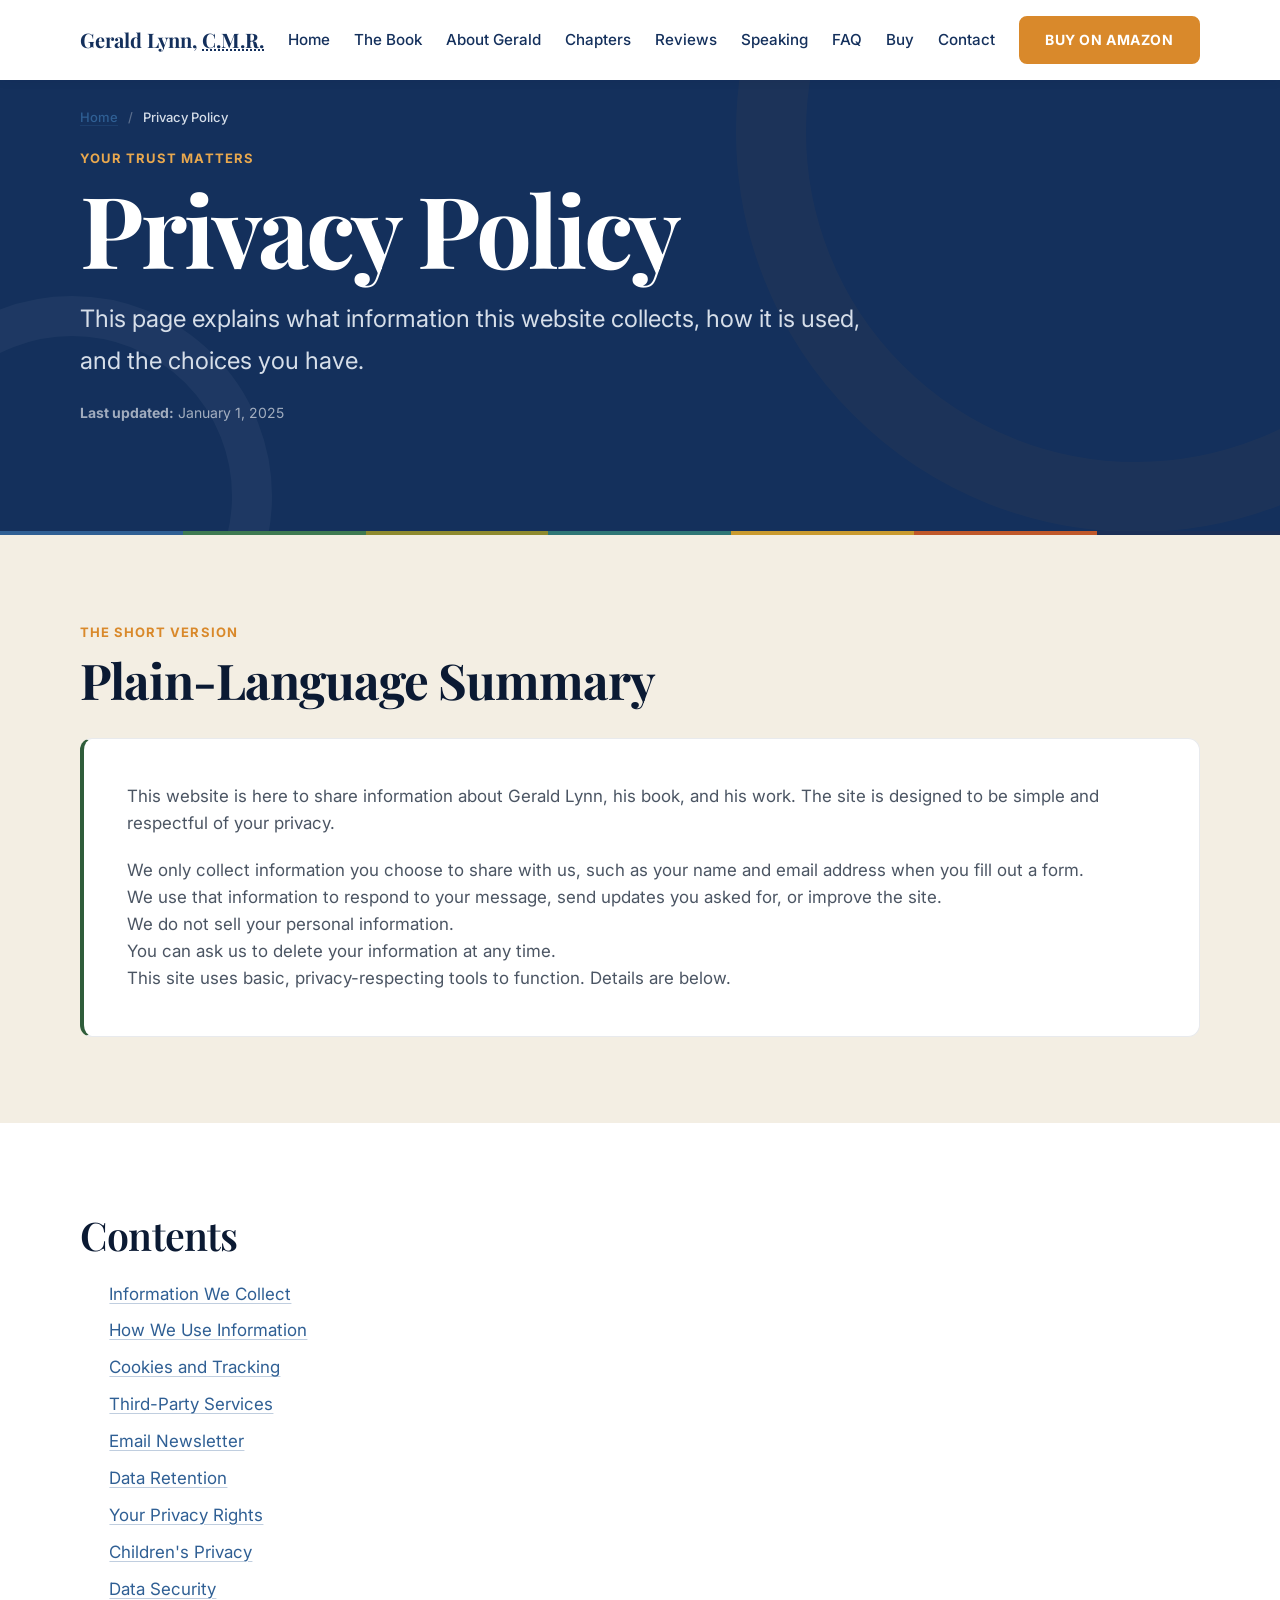
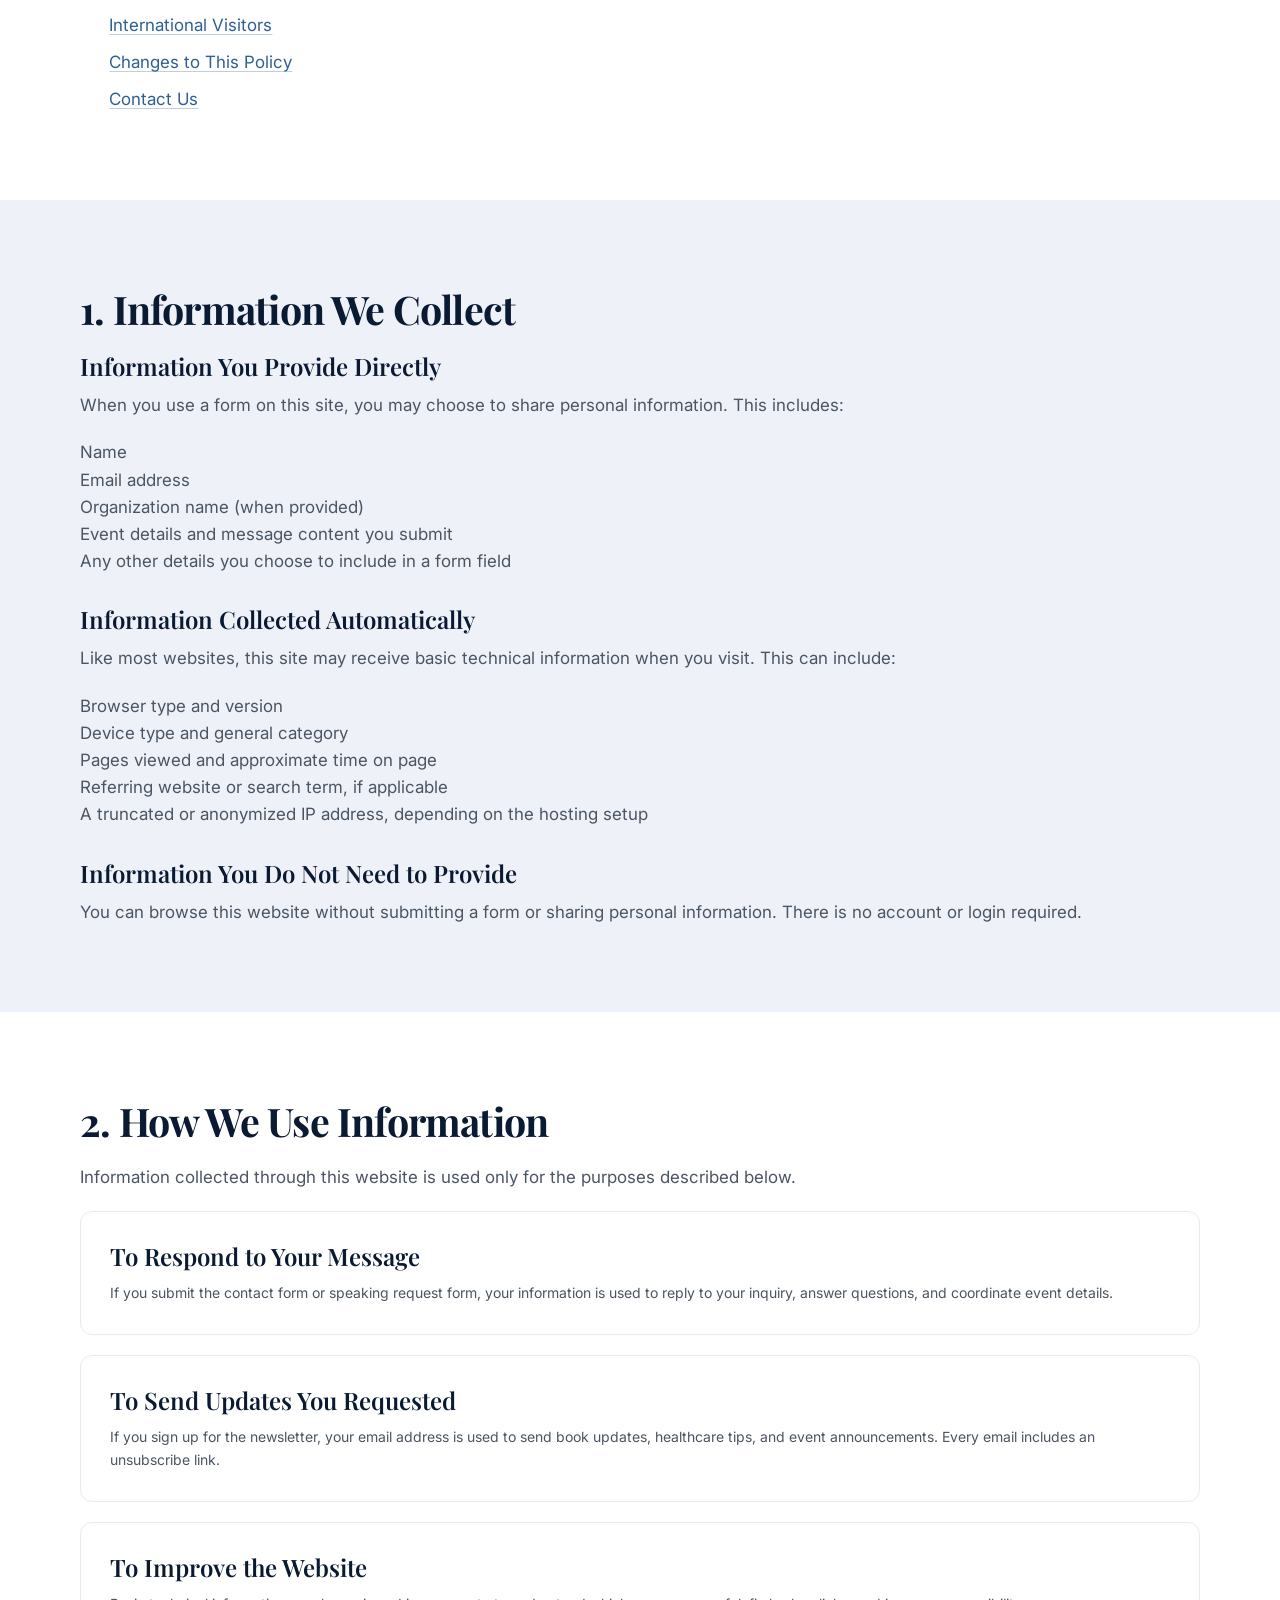
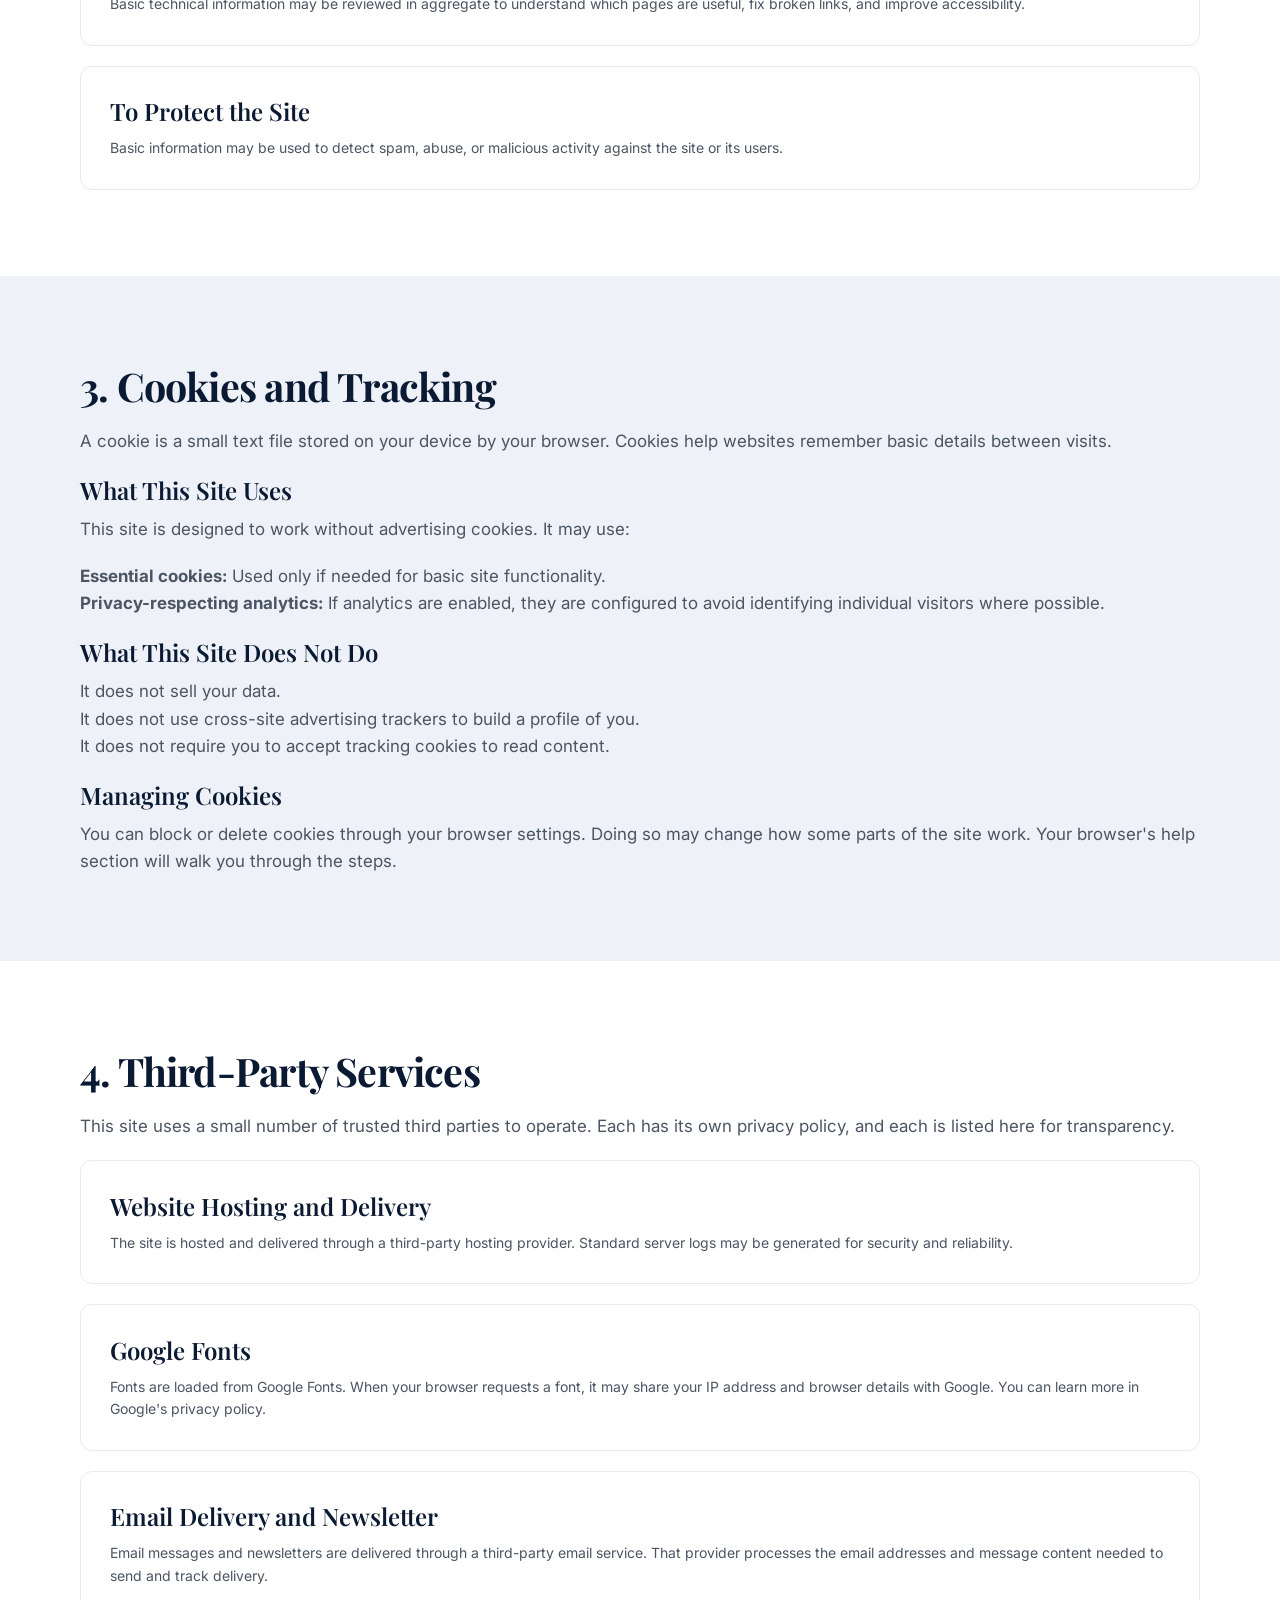
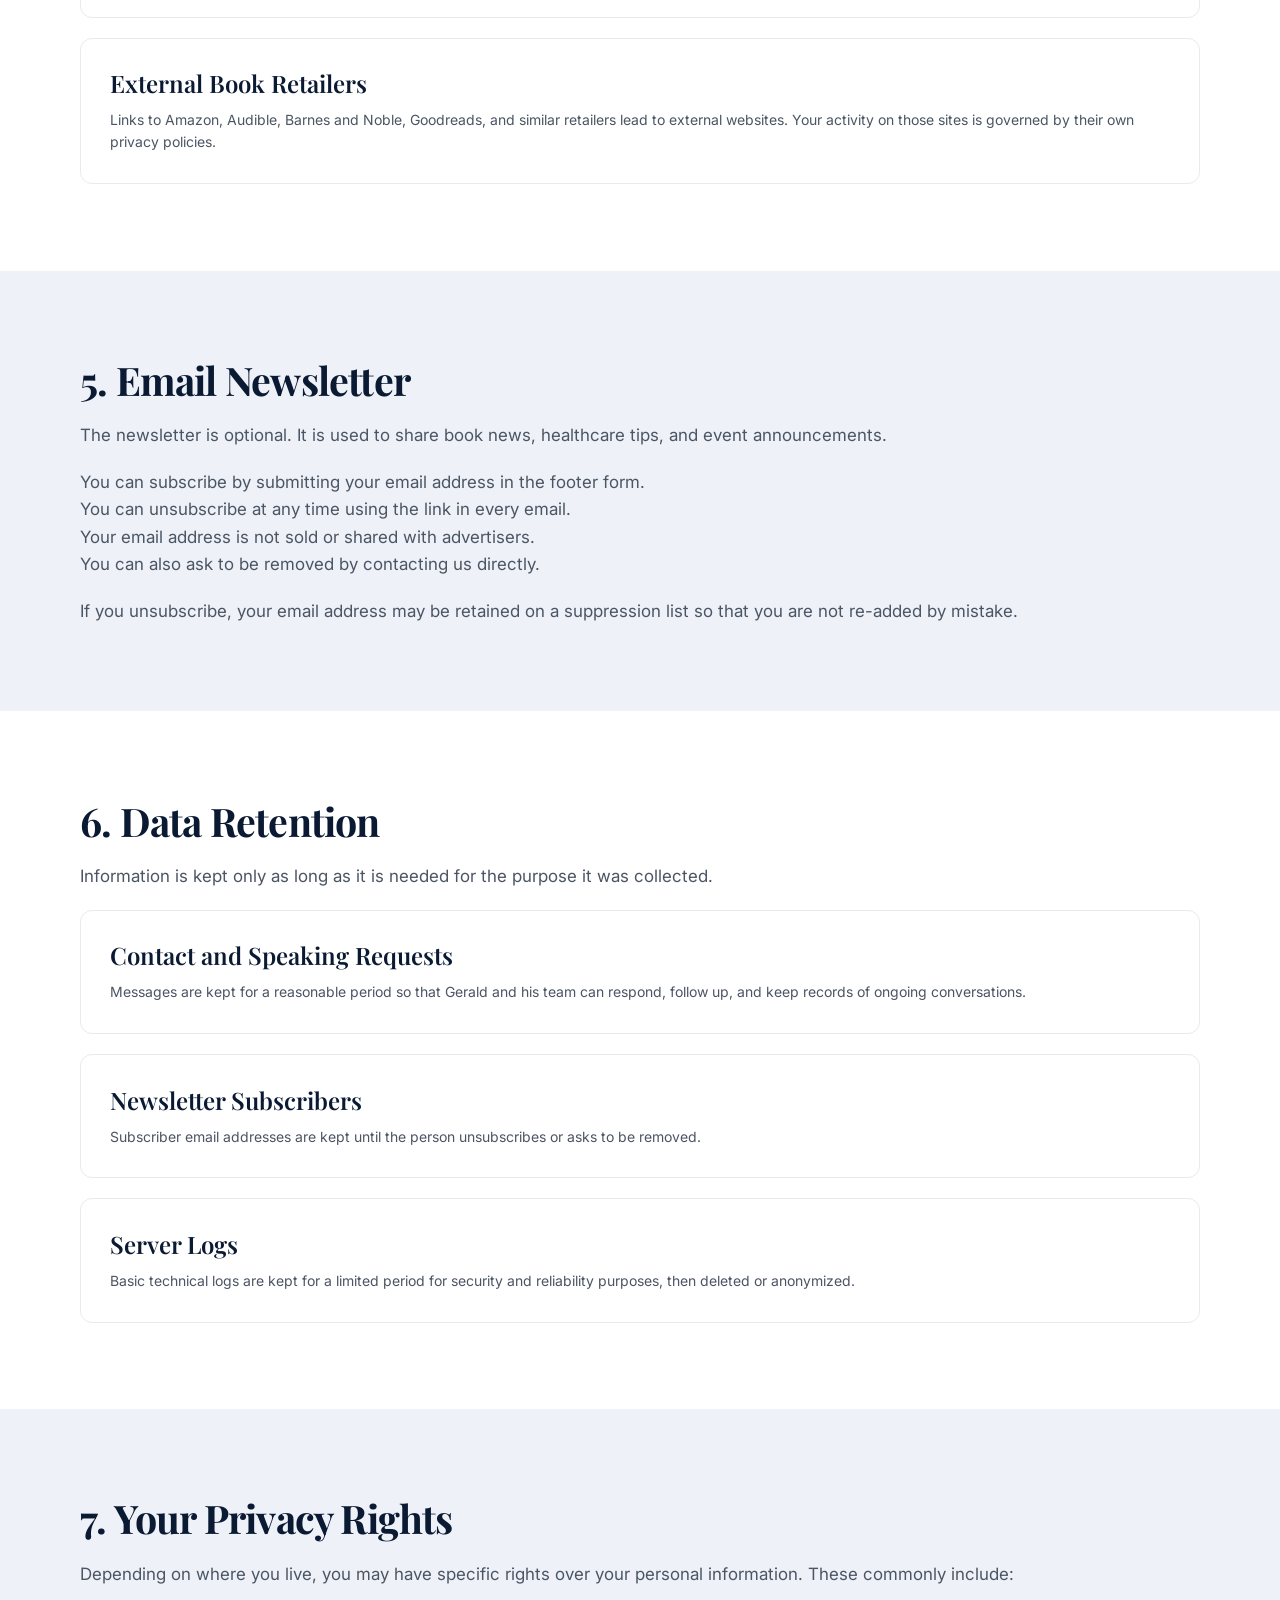
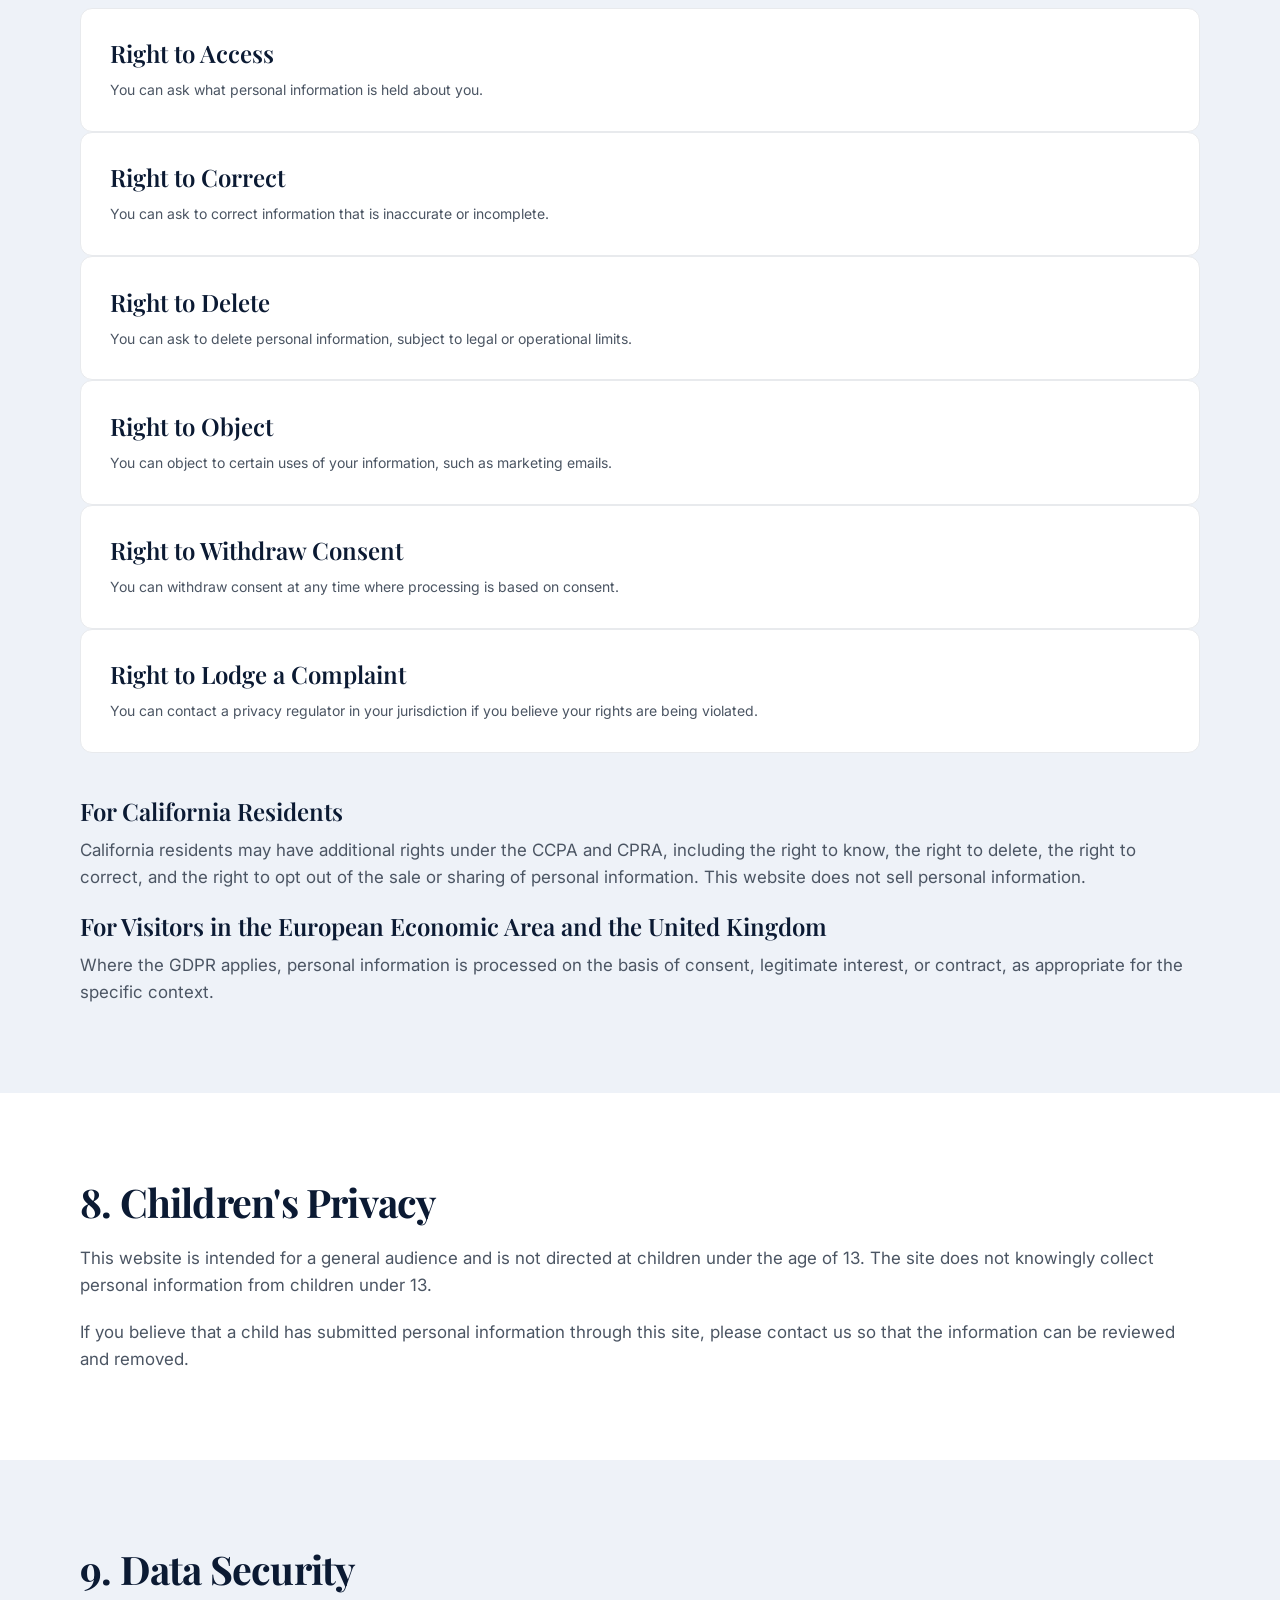
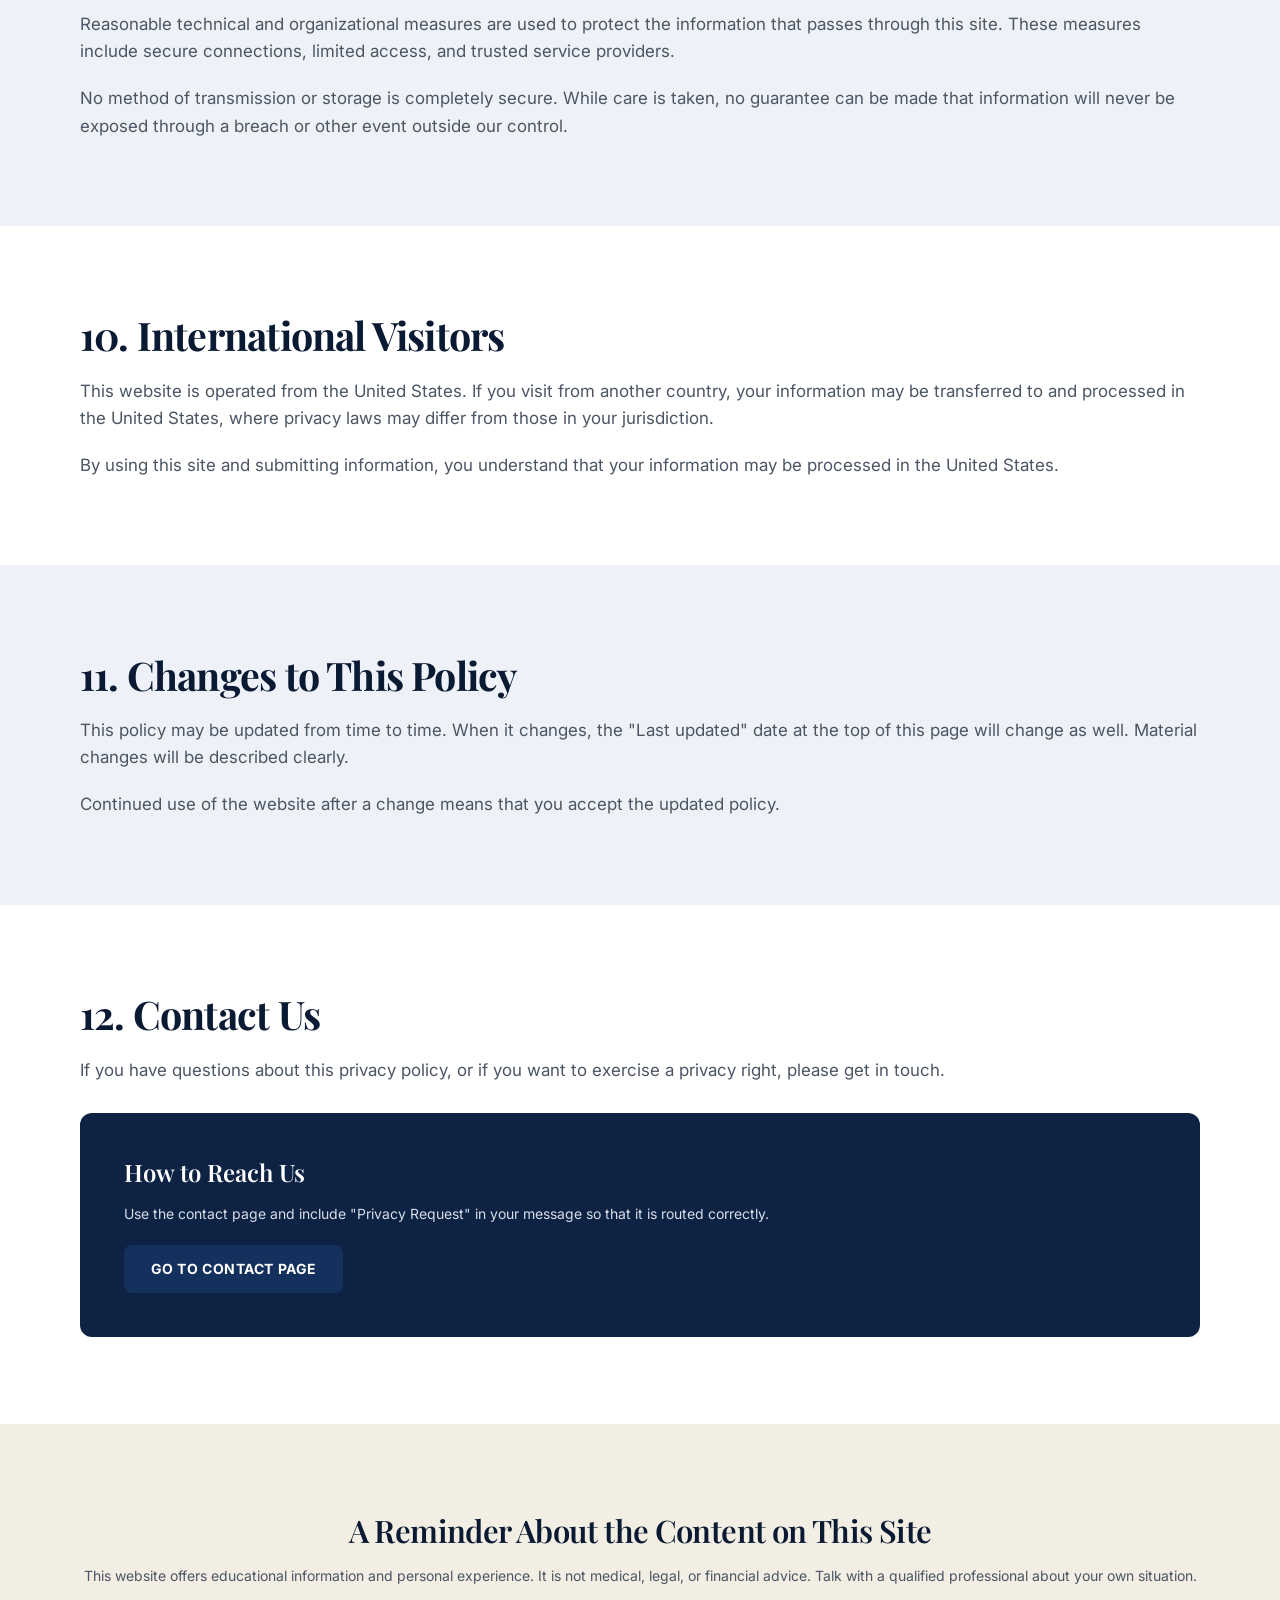
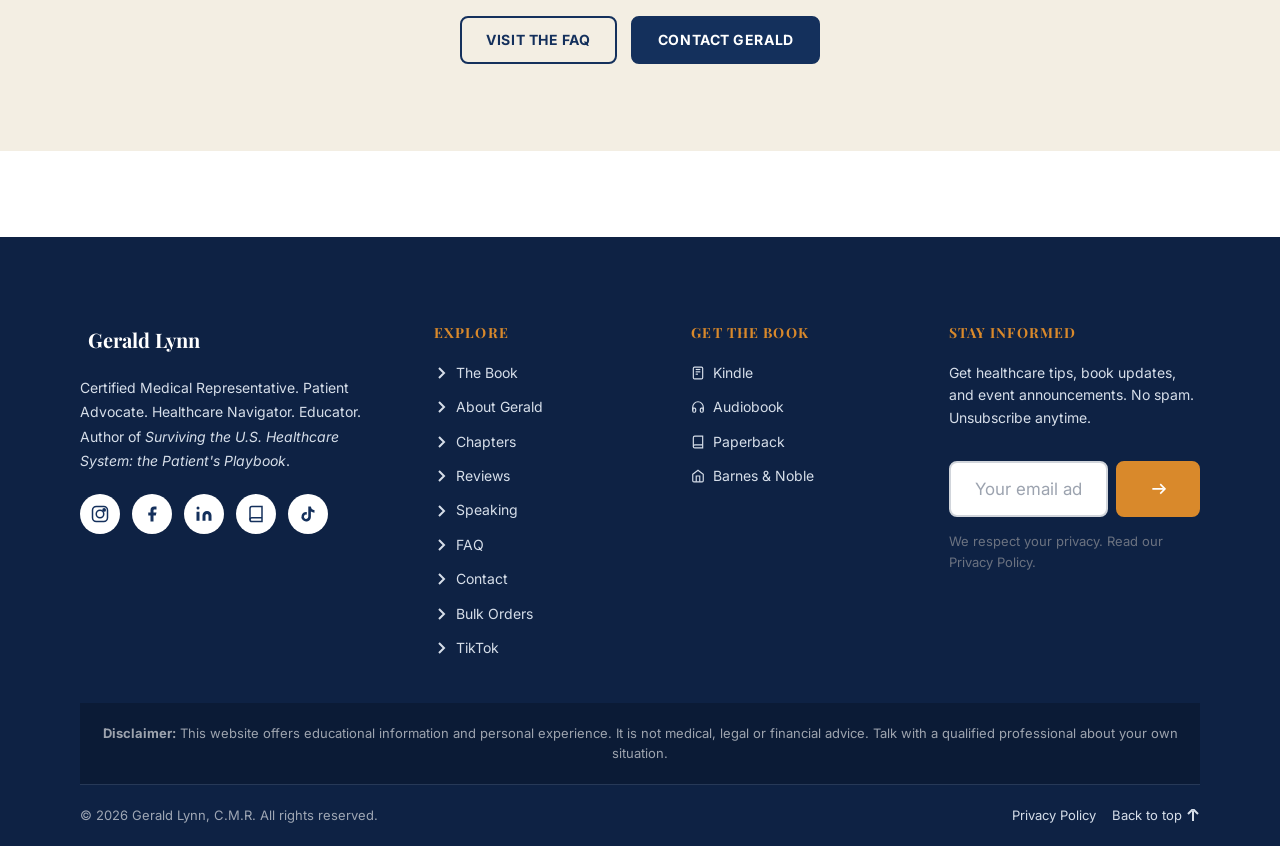
<file: privacy/index.html>
<!DOCTYPE html>
<html lang="en" dir="ltr">
<head>
  <!-- ==================================================================
       Gerald Lynn, C.M.R. - Privacy Policy
       File: privacy/index.html
       ================================================================== -->
  <meta charset="UTF-8">
  <meta name="viewport" content="width=device-width, initial-scale=1.0">
  <meta http-equiv="X-UA-Compatible" content="IE=edge">

  <!-- Primary Meta -->
  <title>Privacy Policy | Gerald Lynn, C.M.R.</title>
  <meta name="description" content="Privacy Policy for authorgeraldlynn.com. Learn what information is collected, how it is used, and how to exercise your privacy rights.">
  <meta name="author" content="Gerald Lynn, C.M.R.">
  <meta name="robots" content="index, follow">
  <link rel="canonical" href="https://authorgeraldlynn.com/privacy/">

  <!-- Open Graph -->
  <meta property="og:type" content="website">
  <meta property="og:title" content="Privacy Policy | Gerald Lynn, C.M.R.">
  <meta property="og:description" content="Privacy Policy for authorgeraldlynn.com. Learn what information is collected, how it is used, and how to exercise your privacy rights.">
  <meta property="og:url" content="https://authorgeraldlynn.com/privacy/">
  <meta property="og:site_name" content="Gerald Lynn, C.M.R.">
  <meta property="og:image" content="https://authorgeraldlynn.com/assets/images/book-cover-front-800w.jpg">
  <meta property="og:image:width" content="800">
  <meta property="og:image:height" content="1200">
  <meta property="og:locale" content="en_US">

  <!-- Twitter Card -->
  <meta name="twitter:card" content="summary_large_image">
  <meta name="twitter:title" content="Privacy Policy | Gerald Lynn, C.M.R.">
  <meta name="twitter:description" content="Privacy Policy for authorgeraldlynn.com.">
  <meta name="twitter:image" content="https://authorgeraldlynn.com/assets/images/book-cover-front-800w.jpg">

  <!-- Favicon -->
  <link rel="icon" href="../favicon.ico" sizes="any">
  <link rel="icon" href="../favicon.svg" type="image/svg+xml">
  <link rel="apple-touch-icon" href="../apple-touch-icon.png">

  <!-- Preconnect for Google Fonts -->
  <link rel="preconnect" href="https://fonts.googleapis.com">
  <link rel="preconnect" href="https://fonts.gstatic.com" crossorigin>

  <!-- Google Fonts: Playfair Display + Inter -->
  <link
    href="https://fonts.googleapis.com/css2?family=Playfair+Display:wght@600;700&family=Inter:wght@400;500;600&display=swap"
    rel="stylesheet"
  >

  <!-- Stylesheets -->
  <link rel="stylesheet" href="../css/style.css">
  <link rel="stylesheet" href="../css/header.css">
  <link rel="stylesheet" href="../css/footer.css">
  <link rel="stylesheet" href="../css/responsive.css">

  <!-- JSON-LD: WebPage -->
  <script type="application/ld+json">
  {
    "@context": "https://schema.org",
    "@type": "WebPage",
    "name": "Privacy Policy | Gerald Lynn, C.M.R.",
    "description": "Privacy Policy for authorgeraldlynn.com.",
    "url": "https://authorgeraldlynn.com/privacy/",
    "isPartOf": {
      "@type": "WebSite",
      "name": "Gerald Lynn, C.M.R.",
      "url": "https://authorgeraldlynn.com/"
    }
  }
  </script>
</head>

<body class="page-privacy">

  <!-- Skip to main content (accessibility) -->
  <a href="#main-content" class="skip-link">Skip to main content</a>

  <!-- Reading progress bar -->
  <div class="reading-progress" aria-hidden="true"></div>

  <!-- ================================================================
       SITE HEADER (SUBFOLDER PAGE)
       ================================================================ -->
  <header class="site-header" role="banner">
    <div class="header__inner">

      <!-- Logo / Wordmark -->
      <a href="../index.html" class="header__logo" aria-label="Gerald Lynn, C.M.R., homepage">
        <span class="header__wordmark">Gerald Lynn, <abbr title="Certified Medical Representative">C.M.R.</abbr></span>
      </a>

      <!-- Main Navigation -->
      <nav class="nav" aria-label="Main navigation">
        <button class="nav__toggle" aria-expanded="false" aria-controls="nav-menu" aria-label="Open navigation menu" type="button">
          <span class="nav__toggle-bar"></span>
          <span class="nav__toggle-bar"></span>
          <span class="nav__toggle-bar"></span>
        </button>

        <ul class="nav__list" id="nav-menu" role="list">
          <li class="nav__item"><a href="../index.html" class="nav__link">Home</a></li>
          <li class="nav__item"><a href="../about/index.html" class="nav__link">The Book</a></li>
          <li class="nav__item"><a href="../author/index.html" class="nav__link">About Gerald</a></li>
          <li class="nav__item"><a href="../chapters/index.html" class="nav__link">Chapters</a></li>
          <li class="nav__item"><a href="../reviews/index.html" class="nav__link">Reviews</a></li>
          <li class="nav__item"><a href="../speaking/index.html" class="nav__link">Speaking</a></li>
          <li class="nav__item"><a href="../faq/index.html" class="nav__link">FAQ</a></li>
          <li class="nav__item"><a href="../buy/index.html" class="nav__link">Buy</a></li>
          <li class="nav__item"><a href="../contact/index.html" class="nav__link">Contact</a></li>
        </ul>
      </nav>

      <!-- Buy CTA -->
      <a href="https://www.amazon.com/dp/B0FXCZVW2J" class="btn btn--gold btn--sm header__cta" data-config="kindleUrl">
        Buy on Amazon
      </a>

    </div>
  </header>

  <!-- ================================================================
       MAIN CONTENT
       ================================================================ -->
  <main id="main-content" tabindex="-1">

    <!-- ==============================================================
         SECTION 1: PAGE HERO
         ============================================================== -->
    <section class="page-hero page-hero--navy" aria-labelledby="privacy-hero-heading">
      <div class="page-hero__pattern"></div>
      <div class="container">

        <div class="page-hero__content reveal reveal-left" style="max-width: 800px;">
          <nav class="page-hero__breadcrumb" aria-label="Breadcrumb">
            <a href="../index.html">Home</a>
            <span class="sep">/</span>
            <span aria-current="page">Privacy Policy</span>
          </nav>

          <span class="overline" style="color: var(--gold-light);">Your Trust Matters</span>
          <h1 id="privacy-hero-heading" class="display" style="color: var(--white); margin-bottom: var(--sp-md);">
            Privacy Policy
          </h1>
          <p class="subtitle" style="color: var(--text-on-navy); margin-bottom: var(--sp-md);">
            This page explains what information this website collects, how it is used, and the choices you have.
          </p>
          <p class="text-sm" style="color: rgba(255,255,255,0.6);">
            <strong>Last updated:</strong> <time datetime="2025-01-01">January 1, 2025</time>
            <span style="display: block; margin-top: 4px;"></span>
          </p>
        </div>

      </div>
    </section>

    <!-- ==============================================================
         SECTION 2: PLAIN-LANGUAGE SUMMARY
         ============================================================== -->
    <section class="section section--cream" aria-labelledby="privacy-summary-heading">
      <div class="container container--narrow">

        <div class="reveal">
          <span class="overline">The Short Version</span>
          <h2 id="privacy-summary-heading" class="section__title" style="margin-bottom: var(--sp-lg);">
            Plain-Language Summary
          </h2>

          <div class="panel panel--white" style="padding: var(--sp-xl); border-left: 4px solid var(--forest);">
            <p class="text-secondary" style="margin-bottom: var(--sp-md);">
              This website is here to share information about Gerald Lynn, his book, and his work. The site is designed to be simple and respectful of your privacy.
            </p>
            <ul class="check-list" style="color: var(--text-secondary);">
              <li>We only collect information you choose to share with us, such as your name and email address when you fill out a form.</li>
              <li>We use that information to respond to your message, send updates you asked for, or improve the site.</li>
              <li>We do not sell your personal information.</li>
              <li>You can ask us to delete your information at any time.</li>
              <li>This site uses basic, privacy-respecting tools to function. Details are below.</li>
            </ul>
          </div>

        </div>

      </div>
    </section>

    <!-- ==============================================================
         SECTION 3: TABLE OF CONTENTS
         ============================================================== -->
    <section class="section" aria-labelledby="privacy-toc-heading">
      <div class="container container--narrow">

        <div class="reveal">
          <h2 id="privacy-toc-heading" class="h3" style="margin-bottom: var(--sp-md);">Contents</h2>
          <nav aria-label="Privacy policy table of contents">
            <ol class="toc-list" style="display: grid; gap: var(--sp-xs); padding-left: var(--sp-lg);">
              <li><a href="#information-we-collect" class="text-secondary">Information We Collect</a></li>
              <li><a href="#how-we-use-information" class="text-secondary">How We Use Information</a></li>
              <li><a href="#cookies-and-tracking" class="text-secondary">Cookies and Tracking</a></li>
              <li><a href="#third-party-services" class="text-secondary">Third-Party Services</a></li>
              <li><a href="#email-newsletter" class="text-secondary">Email Newsletter</a></li>
              <li><a href="#data-retention" class="text-secondary">Data Retention</a></li>
              <li><a href="#your-rights" class="text-secondary">Your Privacy Rights</a></li>
              <li><a href="#childrens-privacy" class="text-secondary">Children's Privacy</a></li>
              <li><a href="#data-security" class="text-secondary">Data Security</a></li>
              <li><a href="#international-visitors" class="text-secondary">International Visitors</a></li>
              <li><a href="#changes-to-policy" class="text-secondary">Changes to This Policy</a></li>
              <li><a href="#contact-us-privacy" class="text-secondary">Contact Us</a></li>
            </ol>
          </nav>
        </div>

      </div>
    </section>

    <!-- ==============================================================
         SECTION 4: INFORMATION WE COLLECT
         ============================================================== -->
    <section class="section section--ice" id="information-we-collect" aria-labelledby="collect-heading">
      <div class="container container--narrow">

        <div class="reveal">
          <h2 id="collect-heading" class="section__title" style="font-size: var(--fs-2xl); margin-bottom: var(--sp-md);">
            1. Information We Collect
          </h2>

          <h3 class="h5" style="margin-bottom: var(--sp-xs);">Information You Provide Directly</h3>
          <p class="text-secondary" style="margin-bottom: var(--sp-md);">
            When you use a form on this site, you may choose to share personal information. This includes:
          </p>
          <ul class="check-list" style="color: var(--text-secondary); margin-bottom: var(--sp-lg);">
            <li>Name</li>
            <li>Email address</li>
            <li>Organization name (when provided)</li>
            <li>Event details and message content you submit</li>
            <li>Any other details you choose to include in a form field</li>
          </ul>

          <h3 class="h5" style="margin-bottom: var(--sp-xs);">Information Collected Automatically</h3>
          <p class="text-secondary" style="margin-bottom: var(--sp-md);">
            Like most websites, this site may receive basic technical information when you visit. This can include:
          </p>
          <ul class="check-list" style="color: var(--text-secondary); margin-bottom: var(--sp-lg);">
            <li>Browser type and version</li>
            <li>Device type and general category</li>
            <li>Pages viewed and approximate time on page</li>
            <li>Referring website or search term, if applicable</li>
            <li>A truncated or anonymized IP address, depending on the hosting setup</li>
          </ul>

          <h3 class="h5" style="margin-bottom: var(--sp-xs);">Information You Do Not Need to Provide</h3>
          <p class="text-secondary">
            You can browse this website without submitting a form or sharing personal information. There is no account or login required.
          </p>
        </div>

      </div>
    </section>

    <!-- ==============================================================
         SECTION 5: HOW WE USE INFORMATION
         ============================================================== -->
    <section class="section" id="how-we-use-information" aria-labelledby="use-heading">
      <div class="container container--narrow">

        <div class="reveal">
          <h2 id="use-heading" class="section__title" style="font-size: var(--fs-2xl); margin-bottom: var(--sp-md);">
            2. How We Use Information
          </h2>

          <p class="text-secondary" style="margin-bottom: var(--sp-md);">
            Information collected through this website is used only for the purposes described below.
          </p>

          <div class="panel panel--white" style="padding: var(--sp-lg); margin-bottom: var(--sp-md);">
            <h3 class="h5" style="margin-bottom: var(--sp-xs);">To Respond to Your Message</h3>
            <p class="text-secondary text-sm">
              If you submit the contact form or speaking request form, your information is used to reply to your inquiry, answer questions, and coordinate event details.
            </p>
          </div>

          <div class="panel panel--white" style="padding: var(--sp-lg); margin-bottom: var(--sp-md);">
            <h3 class="h5" style="margin-bottom: var(--sp-xs);">To Send Updates You Requested</h3>
            <p class="text-secondary text-sm">
              If you sign up for the newsletter, your email address is used to send book updates, healthcare tips, and event announcements. Every email includes an unsubscribe link.
            </p>
          </div>

          <div class="panel panel--white" style="padding: var(--sp-lg); margin-bottom: var(--sp-md);">
            <h3 class="h5" style="margin-bottom: var(--sp-xs);">To Improve the Website</h3>
            <p class="text-secondary text-sm">
              Basic technical information may be reviewed in aggregate to understand which pages are useful, fix broken links, and improve accessibility.
            </p>
          </div>

          <div class="panel panel--white" style="padding: var(--sp-lg);">
            <h3 class="h5" style="margin-bottom: var(--sp-xs);">To Protect the Site</h3>
            <p class="text-secondary text-sm">
              Basic information may be used to detect spam, abuse, or malicious activity against the site or its users.
            </p>
          </div>
        </div>

      </div>
    </section>

    <!-- ==============================================================
         SECTION 6: COOKIES AND TRACKING
         ============================================================== -->
    <section class="section section--ice" id="cookies-and-tracking" aria-labelledby="cookies-heading">
      <div class="container container--narrow">

        <div class="reveal">
          <h2 id="cookies-heading" class="section__title" style="font-size: var(--fs-2xl); margin-bottom: var(--sp-md);">
            3. Cookies and Tracking
          </h2>

          <p class="text-secondary" style="margin-bottom: var(--sp-md);">
            A cookie is a small text file stored on your device by your browser. Cookies help websites remember basic details between visits.
          </p>

          <h3 class="h5" style="margin-bottom: var(--sp-xs);">What This Site Uses</h3>
          <p class="text-secondary" style="margin-bottom: var(--sp-md);">
            This site is designed to work without advertising cookies. It may use:
          </p>
          <ul class="check-list" style="color: var(--text-secondary); margin-bottom: var(--sp-md);">
            <li><strong>Essential cookies:</strong> Used only if needed for basic site functionality.</li>
            <li><strong>Privacy-respecting analytics:</strong> If analytics are enabled, they are configured to avoid identifying individual visitors where possible.</li>
          </ul>

          <h3 class="h5" style="margin-bottom: var(--sp-xs);">What This Site Does Not Do</h3>
          <ul class="check-list" style="color: var(--text-secondary); margin-bottom: var(--sp-md);">
            <li>It does not sell your data.</li>
            <li>It does not use cross-site advertising trackers to build a profile of you.</li>
            <li>It does not require you to accept tracking cookies to read content.</li>
          </ul>

          <h3 class="h5" style="margin-bottom: var(--sp-xs);">Managing Cookies</h3>
          <p class="text-secondary">
            You can block or delete cookies through your browser settings. Doing so may change how some parts of the site work. Your browser's help section will walk you through the steps.
          </p>
        </div>

      </div>
    </section>

    <!-- ==============================================================
         SECTION 7: THIRD-PARTY SERVICES
         ============================================================== -->
    <section class="section" id="third-party-services" aria-labelledby="third-party-heading">
      <div class="container container--narrow">

        <div class="reveal">
          <h2 id="third-party-heading" class="section__title" style="font-size: var(--fs-2xl); margin-bottom: var(--sp-md);">
            4. Third-Party Services
          </h2>

          <p class="text-secondary" style="margin-bottom: var(--sp-md);">
            This site uses a small number of trusted third parties to operate. Each has its own privacy policy, and each is listed here for transparency.
          </p>

          <div class="panel panel--white" style="padding: var(--sp-lg); margin-bottom: var(--sp-md);">
            <h3 class="h5" style="margin-bottom: var(--sp-xs);">Website Hosting and Delivery</h3>
            <p class="text-secondary text-sm">
              The site is hosted and delivered through a third-party hosting provider. Standard server logs may be generated for security and reliability.
            </p>
          </div>

          <div class="panel panel--white" style="padding: var(--sp-lg); margin-bottom: var(--sp-md);">
            <h3 class="h5" style="margin-bottom: var(--sp-xs);">Google Fonts</h3>
            <p class="text-secondary text-sm">
              Fonts are loaded from Google Fonts. When your browser requests a font, it may share your IP address and browser details with Google. You can learn more in Google's privacy policy.
            </p>
          </div>

          <div class="panel panel--white" style="padding: var(--sp-lg); margin-bottom: var(--sp-md);">
            <h3 class="h5" style="margin-bottom: var(--sp-xs);">Email Delivery and Newsletter</h3>
            <p class="text-secondary text-sm">
              Email messages and newsletters are delivered through a third-party email service. That provider processes the email addresses and message content needed to send and track delivery.
            </p>
          </div>

          <div class="panel panel--white" style="padding: var(--sp-lg);">
            <h3 class="h5" style="margin-bottom: var(--sp-xs);">External Book Retailers</h3>
            <p class="text-secondary text-sm">
              Links to Amazon, Audible, Barnes and Noble, Goodreads, and similar retailers lead to external websites. Your activity on those sites is governed by their own privacy policies.
            </p>
          </div>
        </div>

      </div>
    </section>

    <!-- ==============================================================
         SECTION 8: EMAIL NEWSLETTER
         ============================================================== -->
    <section class="section section--ice" id="email-newsletter" aria-labelledby="newsletter-heading">
      <div class="container container--narrow">

        <div class="reveal">
          <h2 id="newsletter-heading" class="section__title" style="font-size: var(--fs-2xl); margin-bottom: var(--sp-md);">
            5. Email Newsletter
          </h2>

          <p class="text-secondary" style="margin-bottom: var(--sp-md);">
            The newsletter is optional. It is used to share book news, healthcare tips, and event announcements.
          </p>
          <ul class="check-list" style="color: var(--text-secondary); margin-bottom: var(--sp-md);">
            <li>You can subscribe by submitting your email address in the footer form.</li>
            <li>You can unsubscribe at any time using the link in every email.</li>
            <li>Your email address is not sold or shared with advertisers.</li>
            <li>You can also ask to be removed by contacting us directly.</li>
          </ul>
          <p class="text-secondary">
            If you unsubscribe, your email address may be retained on a suppression list so that you are not re-added by mistake.
          </p>
        </div>

      </div>
    </section>

    <!-- ==============================================================
         SECTION 9: DATA RETENTION
         ============================================================== -->
    <section class="section" id="data-retention" aria-labelledby="retention-heading">
      <div class="container container--narrow">

        <div class="reveal">
          <h2 id="retention-heading" class="section__title" style="font-size: var(--fs-2xl); margin-bottom: var(--sp-md);">
            6. Data Retention
          </h2>

          <p class="text-secondary" style="margin-bottom: var(--sp-md);">
            Information is kept only as long as it is needed for the purpose it was collected.
          </p>

          <div class="panel panel--white" style="padding: var(--sp-lg); margin-bottom: var(--sp-md);">
            <h3 class="h5" style="margin-bottom: var(--sp-xs);">Contact and Speaking Requests</h3>
            <p class="text-secondary text-sm">
              Messages are kept for a reasonable period so that Gerald and his team can respond, follow up, and keep records of ongoing conversations.
            </p>
          </div>

          <div class="panel panel--white" style="padding: var(--sp-lg); margin-bottom: var(--sp-md);">
            <h3 class="h5" style="margin-bottom: var(--sp-xs);">Newsletter Subscribers</h3>
            <p class="text-secondary text-sm">
              Subscriber email addresses are kept until the person unsubscribes or asks to be removed.
            </p>
          </div>

          <div class="panel panel--white" style="padding: var(--sp-lg);">
            <h3 class="h5" style="margin-bottom: var(--sp-xs);">Server Logs</h3>
            <p class="text-secondary text-sm">
              Basic technical logs are kept for a limited period for security and reliability purposes, then deleted or anonymized.
            </p>
          </div>
        </div>

      </div>
    </section>

    <!-- ==============================================================
         SECTION 10: YOUR RIGHTS
         ============================================================== -->
    <section class="section section--ice" id="your-rights" aria-labelledby="rights-heading">
      <div class="container container--narrow">

        <div class="reveal">
          <h2 id="rights-heading" class="section__title" style="font-size: var(--fs-2xl); margin-bottom: var(--sp-md);">
            7. Your Privacy Rights
          </h2>

          <p class="text-secondary" style="margin-bottom: var(--sp-md);">
            Depending on where you live, you may have specific rights over your personal information. These commonly include:
          </p>

          <div class="grid-2" style="gap: var(--sp-md);">
            <div class="panel panel--white" style="padding: var(--sp-lg);">
              <h3 class="h5" style="margin-bottom: var(--sp-xs);">Right to Access</h3>
              <p class="text-secondary text-sm">You can ask what personal information is held about you.</p>
            </div>
            <div class="panel panel--white" style="padding: var(--sp-lg);">
              <h3 class="h5" style="margin-bottom: var(--sp-xs);">Right to Correct</h3>
              <p class="text-secondary text-sm">You can ask to correct information that is inaccurate or incomplete.</p>
            </div>
            <div class="panel panel--white" style="padding: var(--sp-lg);">
              <h3 class="h5" style="margin-bottom: var(--sp-xs);">Right to Delete</h3>
              <p class="text-secondary text-sm">You can ask to delete personal information, subject to legal or operational limits.</p>
            </div>
            <div class="panel panel--white" style="padding: var(--sp-lg);">
              <h3 class="h5" style="margin-bottom: var(--sp-xs);">Right to Object</h3>
              <p class="text-secondary text-sm">You can object to certain uses of your information, such as marketing emails.</p>
            </div>
            <div class="panel panel--white" style="padding: var(--sp-lg);">
              <h3 class="h5" style="margin-bottom: var(--sp-xs);">Right to Withdraw Consent</h3>
              <p class="text-secondary text-sm">You can withdraw consent at any time where processing is based on consent.</p>
            </div>
            <div class="panel panel--white" style="padding: var(--sp-lg);">
              <h3 class="h5" style="margin-bottom: var(--sp-xs);">Right to Lodge a Complaint</h3>
              <p class="text-secondary text-sm">You can contact a privacy regulator in your jurisdiction if you believe your rights are being violated.</p>
            </div>
          </div>

          <h3 class="h5" style="margin-top: var(--sp-xl); margin-bottom: var(--sp-xs);">For California Residents</h3>
          <p class="text-secondary" style="margin-bottom: var(--sp-md);">
            California residents may have additional rights under the CCPA and CPRA, including the right to know, the right to delete, the right to correct, and the right to opt out of the sale or sharing of personal information. This website does not sell personal information.
          </p>

          <h3 class="h5" style="margin-bottom: var(--sp-xs);">For Visitors in the European Economic Area and the United Kingdom</h3>
          <p class="text-secondary">
            Where the GDPR applies, personal information is processed on the basis of consent, legitimate interest, or contract, as appropriate for the specific context.
          </p>
        </div>

      </div>
    </section>

    <!-- ==============================================================
         SECTION 11: CHILDREN'S PRIVACY
         ============================================================== -->
    <section class="section" id="childrens-privacy" aria-labelledby="children-heading">
      <div class="container container--narrow">

        <div class="reveal">
          <h2 id="children-heading" class="section__title" style="font-size: var(--fs-2xl); margin-bottom: var(--sp-md);">
            8. Children's Privacy
          </h2>
          <p class="text-secondary" style="margin-bottom: var(--sp-md);">
            This website is intended for a general audience and is not directed at children under the age of 13. The site does not knowingly collect personal information from children under 13.
          </p>
          <p class="text-secondary">
            If you believe that a child has submitted personal information through this site, please contact us so that the information can be reviewed and removed.
          </p>
        </div>

      </div>
    </section>

    <!-- ==============================================================
         SECTION 12: DATA SECURITY
         ============================================================== -->
    <section class="section section--ice" id="data-security" aria-labelledby="security-heading">
      <div class="container container--narrow">

        <div class="reveal">
          <h2 id="security-heading" class="section__title" style="font-size: var(--fs-2xl); margin-bottom: var(--sp-md);">
            9. Data Security
          </h2>
          <p class="text-secondary" style="margin-bottom: var(--sp-md);">
            Reasonable technical and organizational measures are used to protect the information that passes through this site. These measures include secure connections, limited access, and trusted service providers.
          </p>
          <p class="text-secondary">
            No method of transmission or storage is completely secure. While care is taken, no guarantee can be made that information will never be exposed through a breach or other event outside our control.
          </p>
        </div>

      </div>
    </section>

    <!-- ==============================================================
         SECTION 13: INTERNATIONAL VISITORS
         ============================================================== -->
    <section class="section" id="international-visitors" aria-labelledby="international-heading">
      <div class="container container--narrow">

        <div class="reveal">
          <h2 id="international-heading" class="section__title" style="font-size: var(--fs-2xl); margin-bottom: var(--sp-md);">
            10. International Visitors
          </h2>
          <p class="text-secondary" style="margin-bottom: var(--sp-md);">
            This website is operated from the United States. If you visit from another country, your information may be transferred to and processed in the United States, where privacy laws may differ from those in your jurisdiction.
          </p>
          <p class="text-secondary">
            By using this site and submitting information, you understand that your information may be processed in the United States.
          </p>
        </div>

      </div>
    </section>

    <!-- ==============================================================
         SECTION 14: CHANGES TO THIS POLICY
         ============================================================== -->
    <section class="section section--ice" id="changes-to-policy" aria-labelledby="changes-heading">
      <div class="container container--narrow">

        <div class="reveal">
          <h2 id="changes-heading" class="section__title" style="font-size: var(--fs-2xl); margin-bottom: var(--sp-md);">
            11. Changes to This Policy
          </h2>
          <p class="text-secondary" style="margin-bottom: var(--sp-md);">
            This policy may be updated from time to time. When it changes, the "Last updated" date at the top of this page will change as well. Material changes will be described clearly.
          </p>
          <p class="text-secondary">
            Continued use of the website after a change means that you accept the updated policy.
          </p>
        </div>

      </div>
    </section>

    <!-- ==============================================================
         SECTION 15: CONTACT US
         ============================================================== -->
    <section class="section" id="contact-us-privacy" aria-labelledby="contact-privacy-heading">
      <div class="container container--narrow">

        <div class="reveal">
          <h2 id="contact-privacy-heading" class="section__title" style="font-size: var(--fs-2xl); margin-bottom: var(--sp-md);">
            12. Contact Us
          </h2>
          <p class="text-secondary" style="margin-bottom: var(--sp-lg);">
            If you have questions about this privacy policy, or if you want to exercise a privacy right, please get in touch.
          </p>

          <div class="panel panel--navy" style="padding: var(--sp-xl);">
            <h3 class="h5" style="color: var(--white); margin-bottom: var(--sp-sm);">How to Reach Us</h3>
            <p class="text-sm" style="color: var(--text-on-navy); margin-bottom: var(--sp-md);">
              Use the contact page and include "Privacy Request" in your message so that it is routed correctly.
            </p>
            <a href="../contact/index.html" class="btn btn--primary">Go to Contact Page</a>
          </div>
        </div>

      </div>
    </section>

    <!-- ==============================================================
         SECTION 16: DISCLAIMER REMINDER
         ============================================================== -->
    <section class="section section--cream" aria-labelledby="privacy-disclaimer-heading">
      <div class="container container--narrow text-center reveal">
        <h2 id="privacy-disclaimer-heading" class="h4" style="margin-bottom: var(--sp-sm);">
          A Reminder About the Content on This Site
        </h2>
        <p class="text-secondary text-sm" style="margin-bottom: var(--sp-lg);">
          This website offers educational information and personal experience. It is not medical, legal, or financial advice. Talk with a qualified professional about your own situation.
        </p>
        <div style="display: flex; flex-wrap: wrap; gap: var(--sp-sm); justify-content: center;">
          <a href="../faq/index.html" class="btn btn--outline">Visit the FAQ</a>
          <a href="../contact/index.html" class="btn btn--primary">Contact Gerald</a>
        </div>
      </div>
    </section>

  </main>

  <!-- ================================================================
       SITE FOOTER (SUBFOLDER PAGE)
       ================================================================ -->
  <footer class="site-footer" role="contentinfo">
    <div class="footer-main container">
      <div class="footer-grid">

        <!-- Column 1: About -->
        <div class="footer-about">
          <a href="../index.html" class="footer-about__logo" aria-label="Gerald Lynn — Home">
            <span class="footer-about__logo-mark" aria-hidden="true"></span>
            <span class="footer-about__logo-name">Gerald Lynn</span>
          </a>
          <p class="footer-about__desc">
            Certified Medical Representative. Patient Advocate. Healthcare Navigator. Educator. Author of <em>Surviving the U.S. Healthcare System: the Patient's Playbook</em>.
          </p>
          <div class="footer-social">
            <a href="https://www.instagram.com/geraldlynn.author/" target="_blank" rel="noopener noreferrer" class="social-icon" aria-label="Instagram">
              <svg viewBox="0 0 24 24" fill="none" stroke="currentColor" stroke-width="2"><rect x="2" y="2" width="20" height="20" rx="5"/><circle cx="12" cy="12" r="5"/><circle cx="17.5" cy="6.5" r="1.5" fill="currentColor"/></svg>
            </a>
            <a href="https://www.facebook.com/p/Gerald-Lynn-61577333356109/" target="_blank" rel="noopener noreferrer" class="social-icon" aria-label="Facebook">
              <svg viewBox="0 0 24 24" fill="currentColor"><path d="M18 2h-3a5 5 0 0 0-5 5v3H7v4h3v8h4v-8h3l1-4h-4V7a1 1 0 0 1 1-1h3z"/></svg>
            </a>
            <a href="https://www.linkedin.com/in/gerald-lynn-c-m-r-1866a930" target="_blank" rel="noopener noreferrer" class="social-icon" aria-label="LinkedIn">
              <svg viewBox="0 0 24 24" fill="currentColor"><path d="M16 8a6 6 0 0 1 6 6v7h-4v-7a2 2 0 0 0-4 0v7h-4v-7a6 6 0 0 1 6-6z"/><rect x="2" y="9" width="4" height="12"/><circle cx="4" cy="4" r="2"/></svg>
            </a>
            <a href="https://www.goodreads.com/author/show/60993565.Gerald_Lynn_C_M_R_" target="_blank" rel="noopener noreferrer" class="social-icon" aria-label="Goodreads">
              <svg viewBox="0 0 24 24" fill="none" stroke="currentColor" stroke-width="2"><path d="M4 19.5A2.5 2.5 0 0 1 6.5 17H20"/><path d="M6.5 2H20v20H6.5A2.5 2.5 0 0 1 4 19.5v-15A2.5 2.5 0 0 1 6.5 2z"/></svg>
            </a>
            <a href="https://www.tiktok.com/@glynnauthor" target="_blank" rel="noopener noreferrer" class="social-icon" aria-label="TikTok">
              <svg viewBox="0 0 24 24" fill="currentColor"><path d="M19.59 6.69a4.83 4.83 0 0 1-3.77-4.25V2h-3.45v13.67a2.89 2.89 0 0 1-5.2 1.74 2.89 2.89 0 0 1 2.31-4.64 2.93 2.93 0 0 1 .88.13V9.4a6.84 6.84 0 0 0-1-.05A6.33 6.33 0 0 0 5 20.1a6.34 6.34 0 0 0 10.86-4.43v-7a8.16 8.16 0 0 0 4.77 1.52v-3.4a4.85 4.85 0 0 1-1-.1z"/></svg>
            </a>
          </div>
        </div>

        <!-- Column 2: Pages -->
        <div>
          <h3 class="footer-heading">Explore</h3>
          <div class="footer-links">
            <a href="../about/index.html" class="footer-link">
              <svg viewBox="0 0 14 14" fill="none" stroke="currentColor" stroke-width="2"><path d="M5 2l5 5-5 5"/></svg> The Book
            </a>
            <a href="../author/index.html" class="footer-link">
              <svg viewBox="0 0 14 14" fill="none" stroke="currentColor" stroke-width="2"><path d="M5 2l5 5-5 5"/></svg> About Gerald
            </a>
            <a href="../chapters/index.html" class="footer-link">
              <svg viewBox="0 0 14 14" fill="none" stroke="currentColor" stroke-width="2"><path d="M5 2l5 5-5 5"/></svg> Chapters
            </a>
            <a href="../reviews/index.html" class="footer-link">
              <svg viewBox="0 0 14 14" fill="none" stroke="currentColor" stroke-width="2"><path d="M5 2l5 5-5 5"/></svg> Reviews
            </a>
            <a href="../speaking/index.html" class="footer-link">
              <svg viewBox="0 0 14 14" fill="none" stroke="currentColor" stroke-width="2"><path d="M5 2l5 5-5 5"/></svg> Speaking
            </a>
            <a href="../faq/index.html" class="footer-link">
              <svg viewBox="0 0 14 14" fill="none" stroke="currentColor" stroke-width="2"><path d="M5 2l5 5-5 5"/></svg> FAQ
            </a>
            <a href="../contact/index.html" class="footer-link">
              <svg viewBox="0 0 14 14" fill="none" stroke="currentColor" stroke-width="2"><path d="M5 2l5 5-5 5"/></svg> Contact
            </a>
            <a href="../buy/#bulk" class="footer-link">
              <svg viewBox="0 0 14 14" fill="none" stroke="currentColor" stroke-width="2"><path d="M5 2l5 5-5 5"/></svg> Bulk Orders
            </a>
            <a href="https://www.tiktok.com/@glynnauthor" target="_blank" rel="noopener noreferrer" class="footer-link">
              <svg viewBox="0 0 14 14" fill="none" stroke="currentColor" stroke-width="2"><path d="M5 2l5 5-5 5"/></svg> TikTok
            </a>
          </div>
        </div>

        <!-- Column 3: Get the Book -->
        <div>
          <h3 class="footer-heading">Get the Book</h3>
          <div class="footer-buy-links">
            <a href="https://www.amazon.com/dp/B0FXCZVW2J" target="_blank" rel="noopener noreferrer" class="footer-buy-link">
              <svg viewBox="0 0 24 24" fill="none" stroke="currentColor" stroke-width="2"><rect x="4" y="2" width="16" height="20" rx="2"/><line x1="8" y1="6" x2="16" y2="6"/><line x1="8" y1="10" x2="16" y2="10"/><line x1="8" y1="14" x2="12" y2="14"/></svg> Kindle
            </a>
            <a href="https://www.audible.com/pd/Surviving-the-US-Healthcare-System-Audiobook/B0GWP8TRR7" target="_blank" rel="noopener noreferrer" class="footer-buy-link">
              <svg viewBox="0 0 24 24" fill="none" stroke="currentColor" stroke-width="2"><path d="M3 18v-6a9 9 0 0 1 18 0v6"/><path d="M21 19a2 2 0 0 1-2 2h-1a2 2 0 0 1-2-2v-3a2 2 0 0 1 2-2h3v5z"/><path d="M3 19a2 2 0 0 0 2 2h1a2 2 0 0 0 2-2v-3a2 2 0 0 0-2-2H3v5z"/></svg> Audiobook
            </a>
            <a href="https://www.amazon.com/dp/B0FXDBZVSS" target="_blank" rel="noopener noreferrer" class="footer-buy-link">
              <svg viewBox="0 0 24 24" fill="none" stroke="currentColor" stroke-width="2"><path d="M4 19.5A2.5 2.5 0 0 1 6.5 17H20"/><path d="M6.5 2H20v20H6.5A2.5 2.5 0 0 1 4 19.5v-15A2.5 2.5 0 0 1 6.5 2z"/></svg> Paperback
            </a>
            <a href="#" data-config="hardcoverUrl" class="footer-buy-link">
              <svg viewBox="0 0 24 24" fill="none" stroke="currentColor" stroke-width="2"><path d="M4 19.5A2.5 2.5 0 0 1 6.5 17H20"/><path d="M6.5 2H20v20H6.5A2.5 2.5 0 0 1 4 19.5v-15A2.5 2.5 0 0 1 6.5 2z"/><line x1="9" y1="6" x2="17" y2="6"/></svg> Hardcover
            </a>
            <a href="https://www.barnesandnoble.com/w/surviving-the-us-healthcare-system-gerald-lynn-c-m-r/1148602416?ean=9798349539831" target="_blank" rel="noopener noreferrer" class="footer-buy-link">
              <svg viewBox="0 0 24 24" fill="none" stroke="currentColor" stroke-width="2"><path d="M3 9l9-7 9 7v11a2 2 0 0 1-2 2H5a2 2 0 0 1-2-2z"/><polyline points="9 22 9 12 15 12 15 22"/></svg> Barnes &amp; Noble
            </a>
          </div>
        </div>

        <!-- Column 4: Newsletter -->
        <div class="footer-newsletter">
          <h3 class="footer-heading">Stay Informed</h3>
          <p class="footer-newsletter__desc">
            Get healthcare tips, book updates, and event announcements. No spam. Unsubscribe anytime.
          </p>
          <form class="newsletter-inline" id="footer-newsletter-form" data-form="newsletter" action="https://formspree.io/f/mdeejpdq" method="POST" novalidate>
            <input type="hidden" name="form_type" value="newsletter">
            <label for="footer-newsletter-email" class="sr-only">Email address</label>
            <input type="email" id="footer-newsletter-email" name="email" class="form-input" placeholder="Your email address" required autocomplete="email" aria-required="true">
            <div class="form-hp" aria-hidden="true">
              <label for="footer-nl-hp">Leave blank</label>
              <input type="text" id="footer-nl-hp" name="_gotcha" tabindex="-1" autocomplete="off">
            </div>
            <button type="submit" class="btn btn-on-dark">
              <svg viewBox="0 0 20 20" width="18" height="18" fill="none" stroke="currentColor" stroke-width="2" aria-hidden="true"><path d="M3 10h14M13 4l6 6-6 6"/></svg>
              <span class="sr-only">Subscribe</span>
            </button>
          </form>
          <div class="form-message form-message--success" id="footer-nl-success" role="alert" aria-live="polite" style="display:none;">
            <svg viewBox="0 0 20 20" width="20" height="20" fill="none" stroke="currentColor" stroke-width="2"><circle cx="10" cy="10" r="8"/><path d="M7 10l2 2 4-4"/></svg>
            You're subscribed. Welcome aboard.
          </div>
          <p class="footer-newsletter__note">We respect your privacy. Read our <a href="../privacy/index.html">Privacy Policy</a>.</p>
        </div>

      </div>
    </div>

    <!-- Disclaimer -->
    <div class="container">
      <div class="footer-disclaimer">
        <strong>Disclaimer:</strong> This website offers educational information and personal experience. It is not medical, legal or financial advice. Talk with a qualified professional about your own situation.
      </div>
    </div>

    <!-- Bottom bar: copyright and legal -->
    <div class="container">
      <div class="footer-bottom">
        <div class="footer-bottom__inner">
          <p class="footer-copyright">
            &copy; <span class="js-year">2025</span> Gerald Lynn, C.M.R. All rights reserved.
          </p>
          <div class="footer-legal">
            <a href="../privacy/index.html">Privacy Policy</a>
            <a href="#top" class="footer-back-to-top">
              Back to top
              <svg viewBox="0 0 14 14" fill="none" stroke="currentColor" stroke-width="2" aria-hidden="true"><path d="M7 12V2M2 5l5-5 5 5"/></svg>
            </a>
          </div>
        </div>
      </div>
    </div>
  </footer>

  <!-- Back to top button -->
  <button
    class="back-to-top"
    aria-label="Back to top"
    type="button"
    hidden
  >
    <svg width="24" height="24" viewBox="0 0 24 24" fill="none" stroke="currentColor" stroke-width="2.5" stroke-linecap="round" stroke-linejoin="round" aria-hidden="true">
      <polyline points="18 15 12 9 6 15"/>
    </svg>
  </button>

  <!-- ================================================================
       MAIN SCRIPTS
       ================================================================ -->
  <script src="../js/main.js" defer></script>
  <script src="../js/animations.js" defer></script>
  <script src="../js/forms.js" defer></script>
  <script src="../js/nav.js" defer></script>

</body>
</html>
</file>
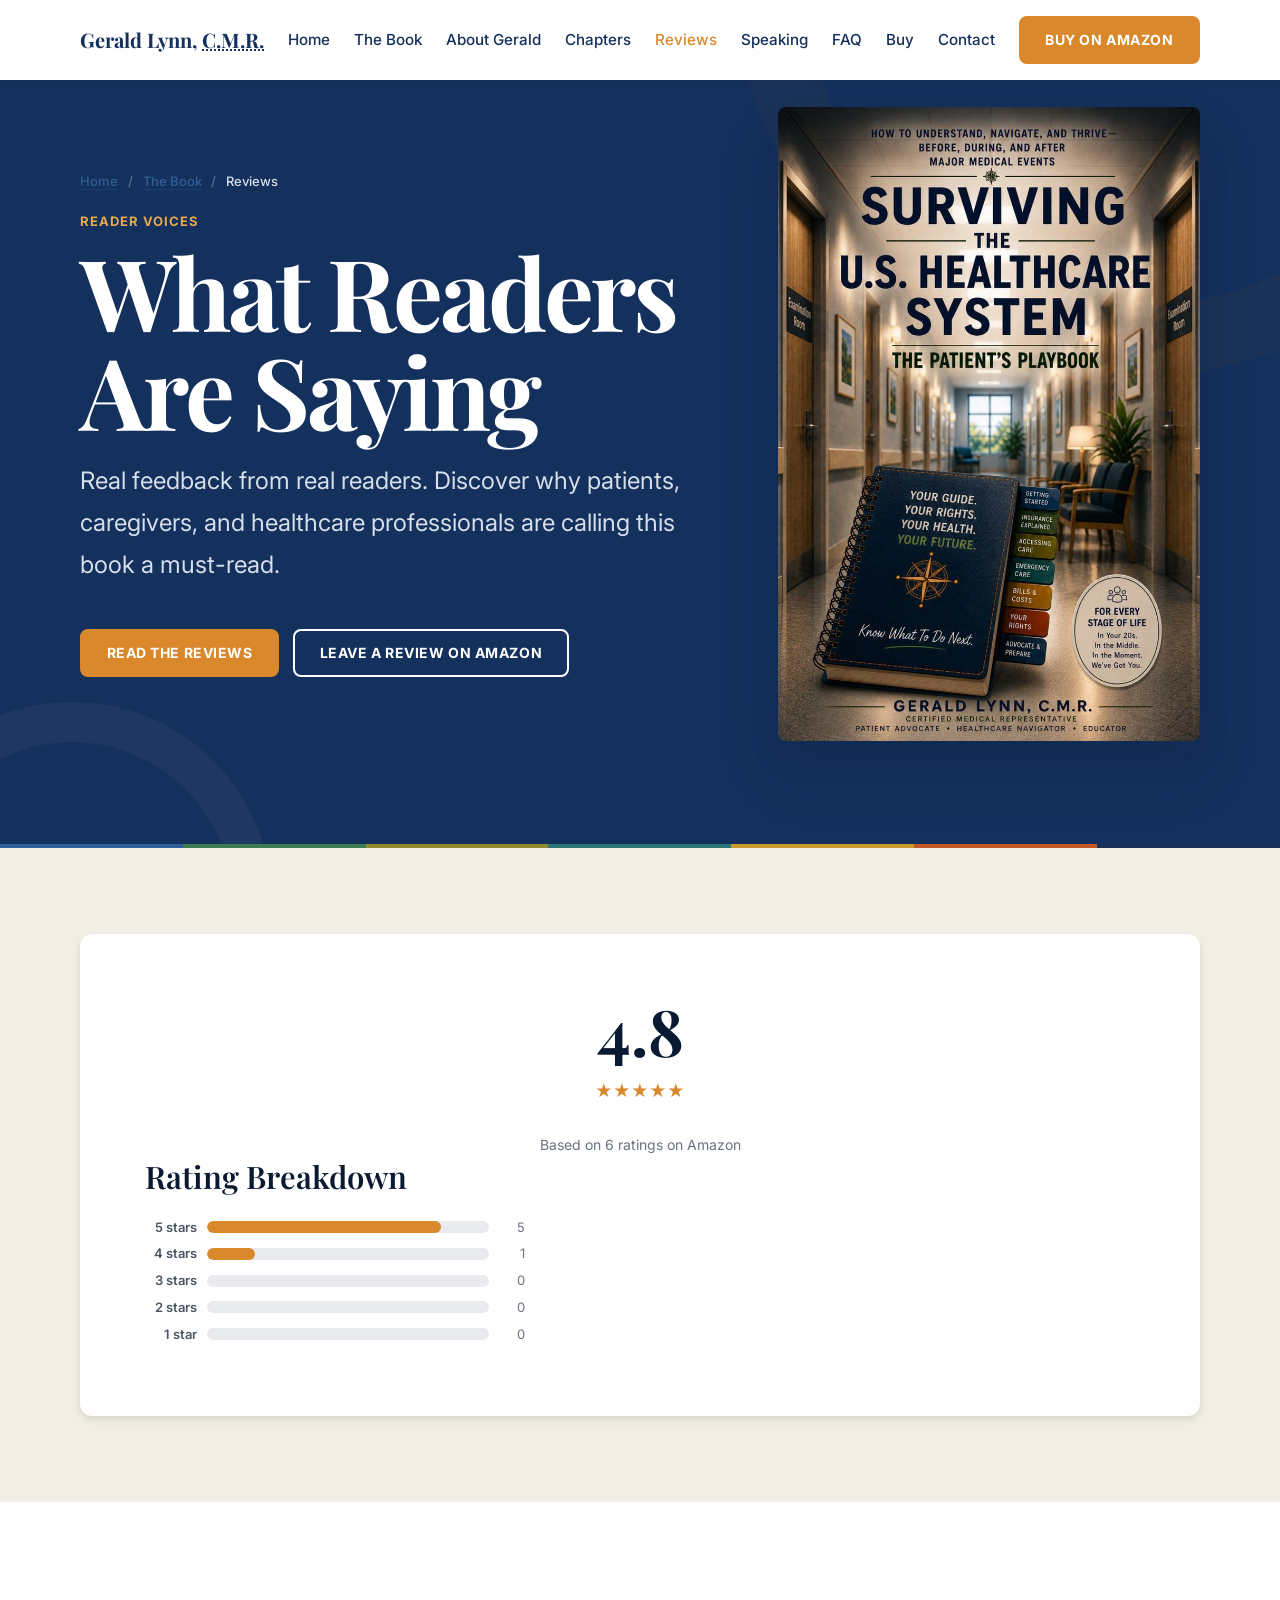
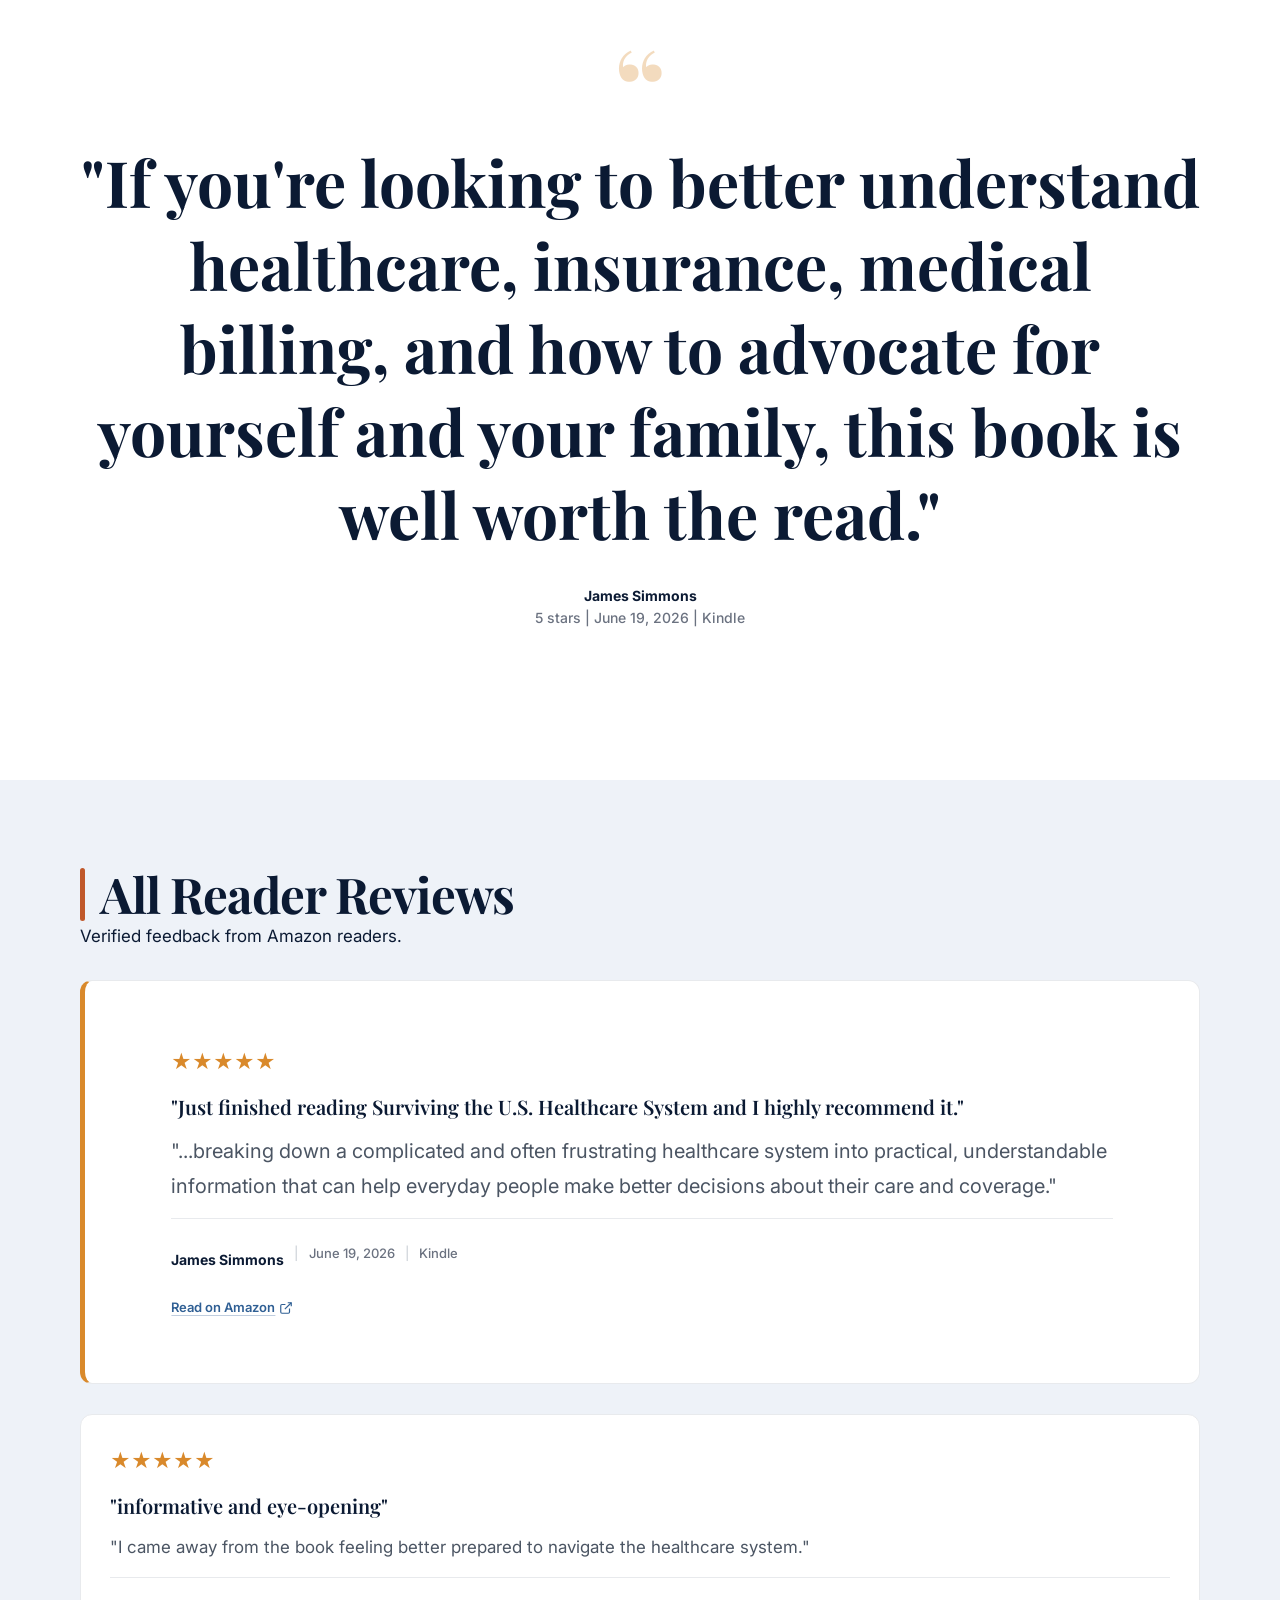
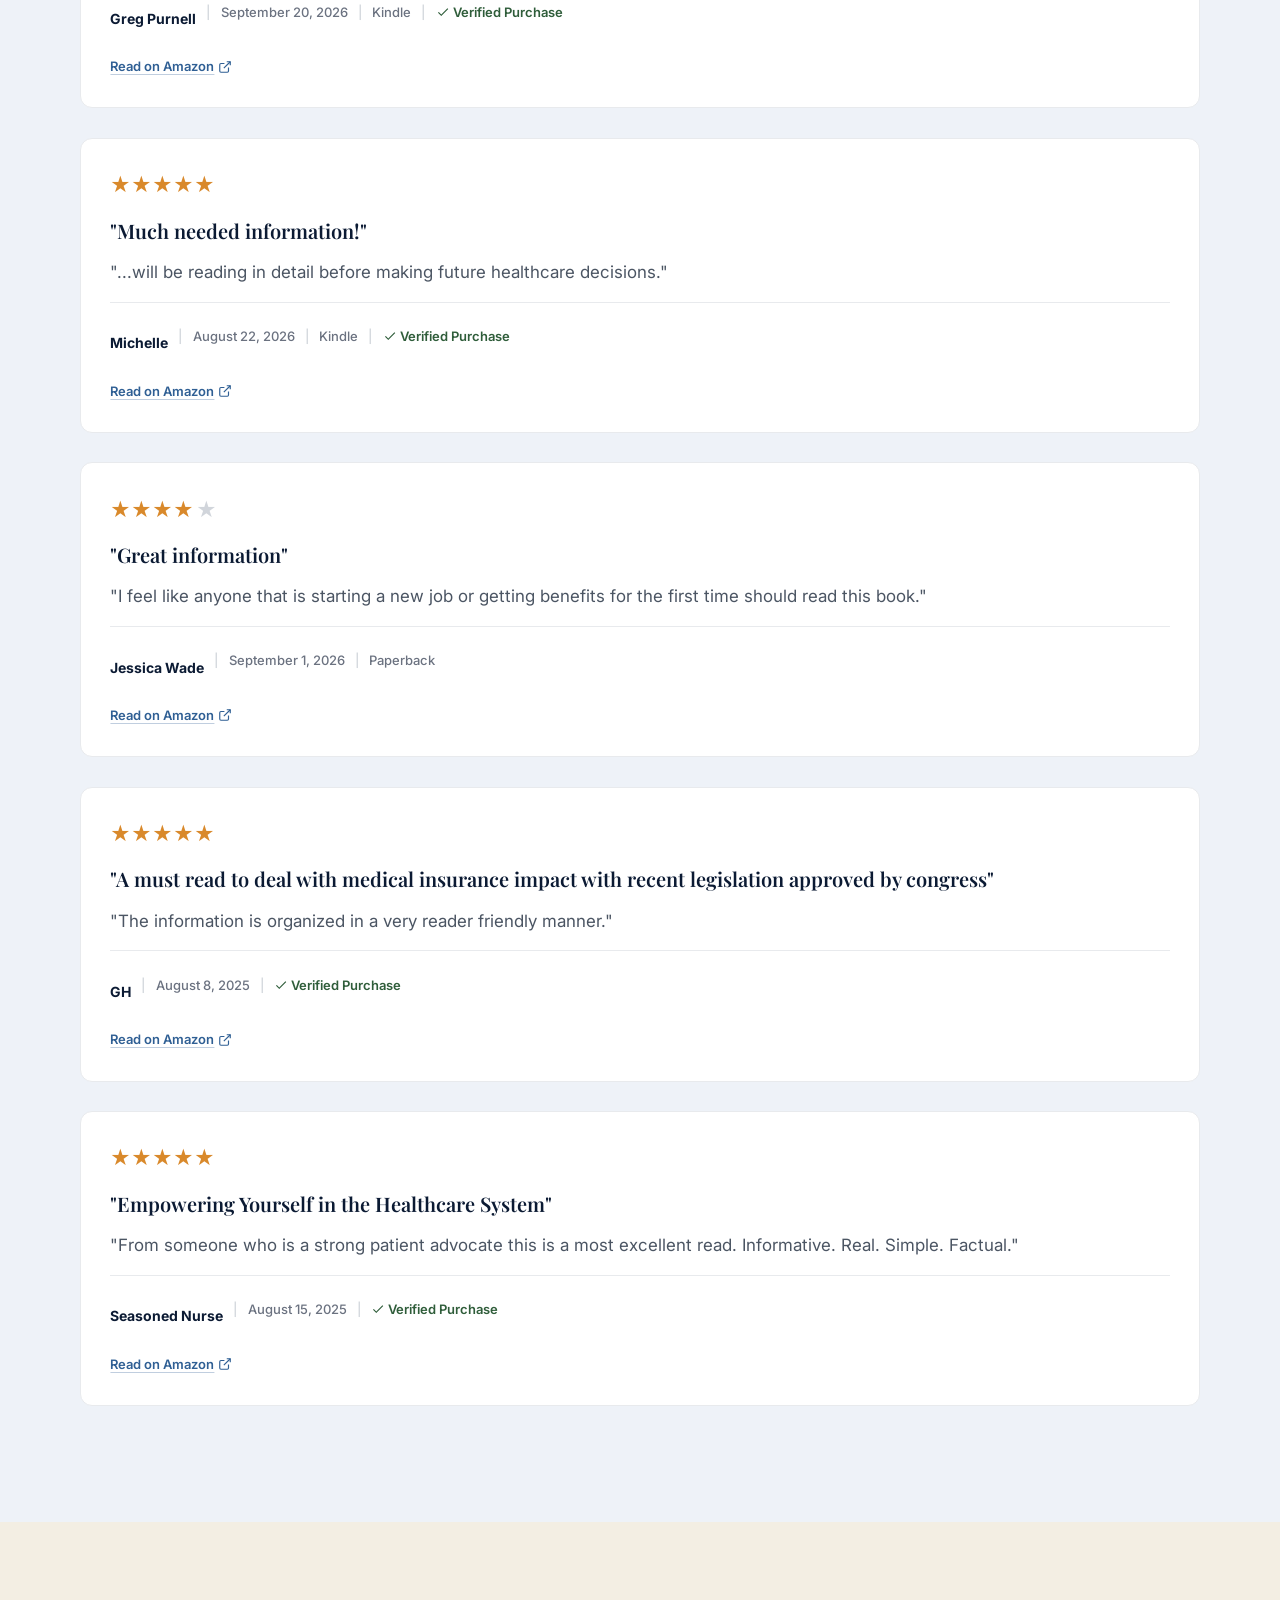
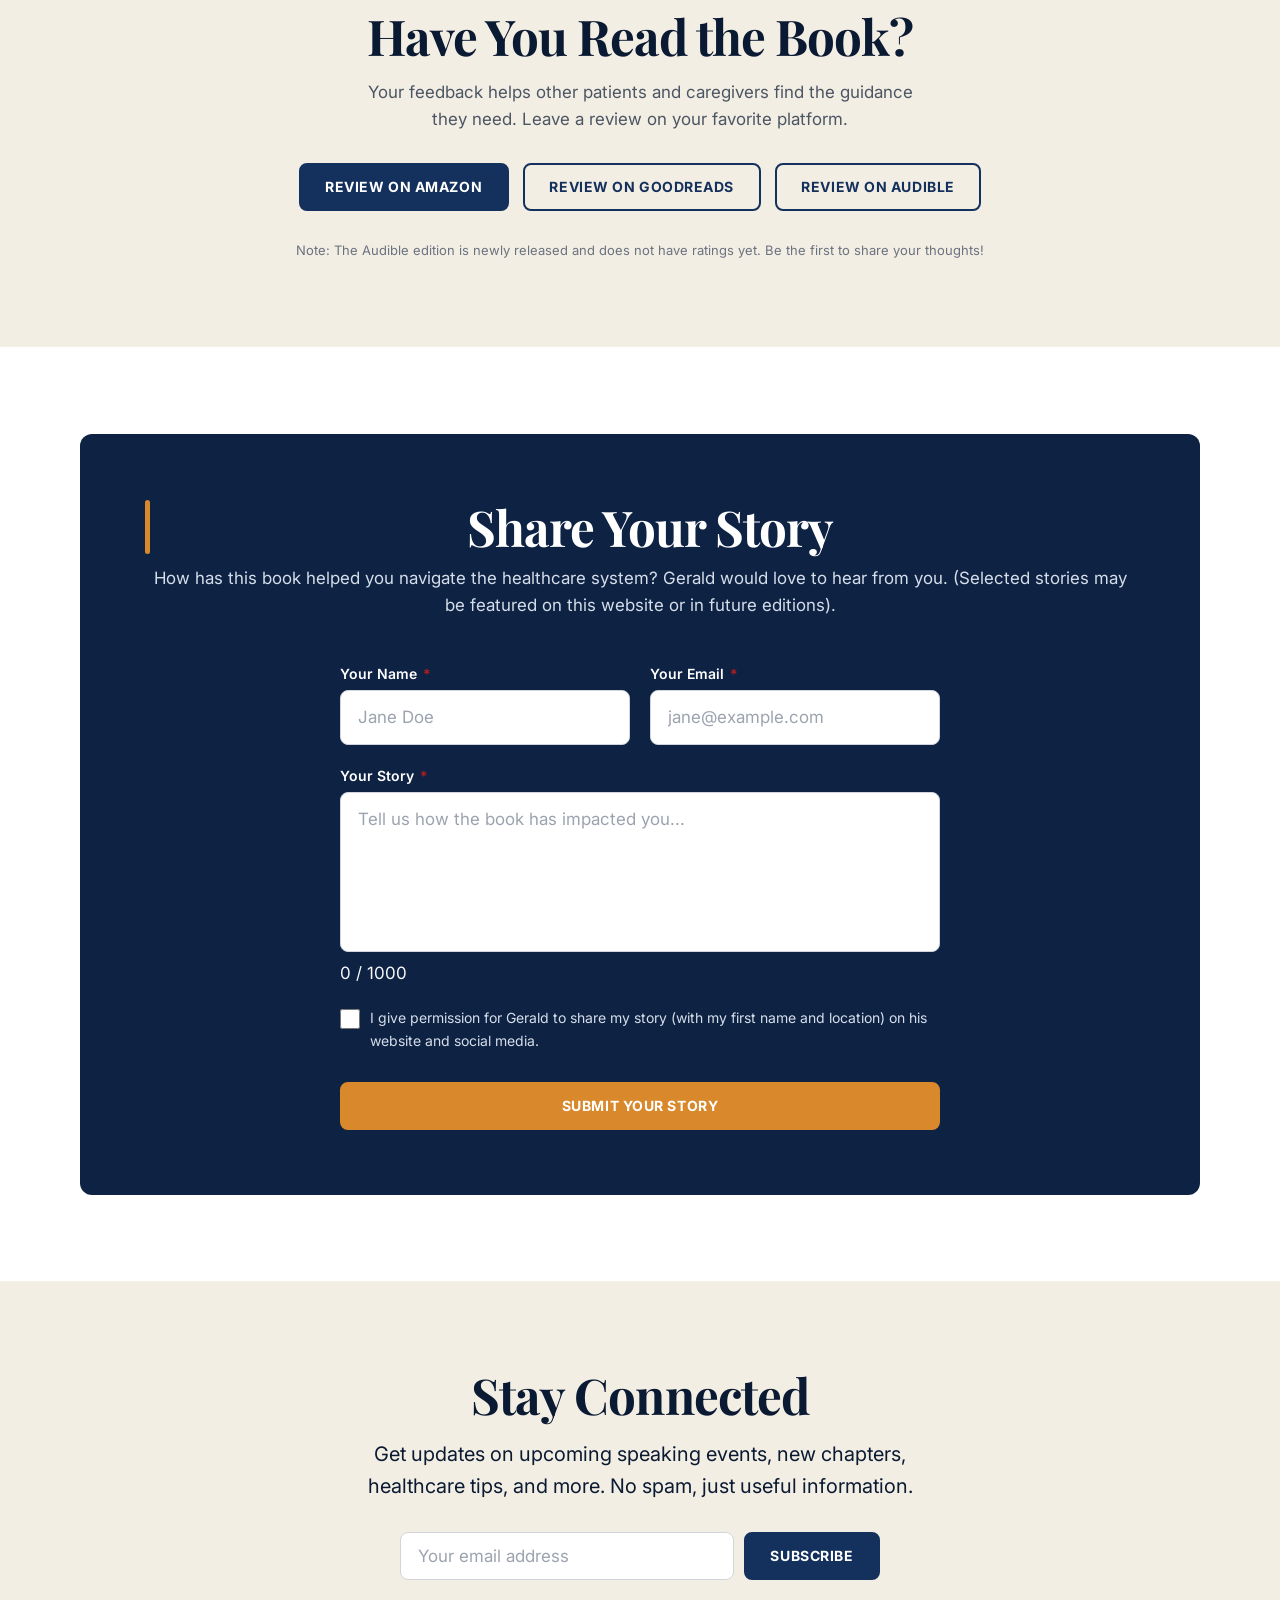
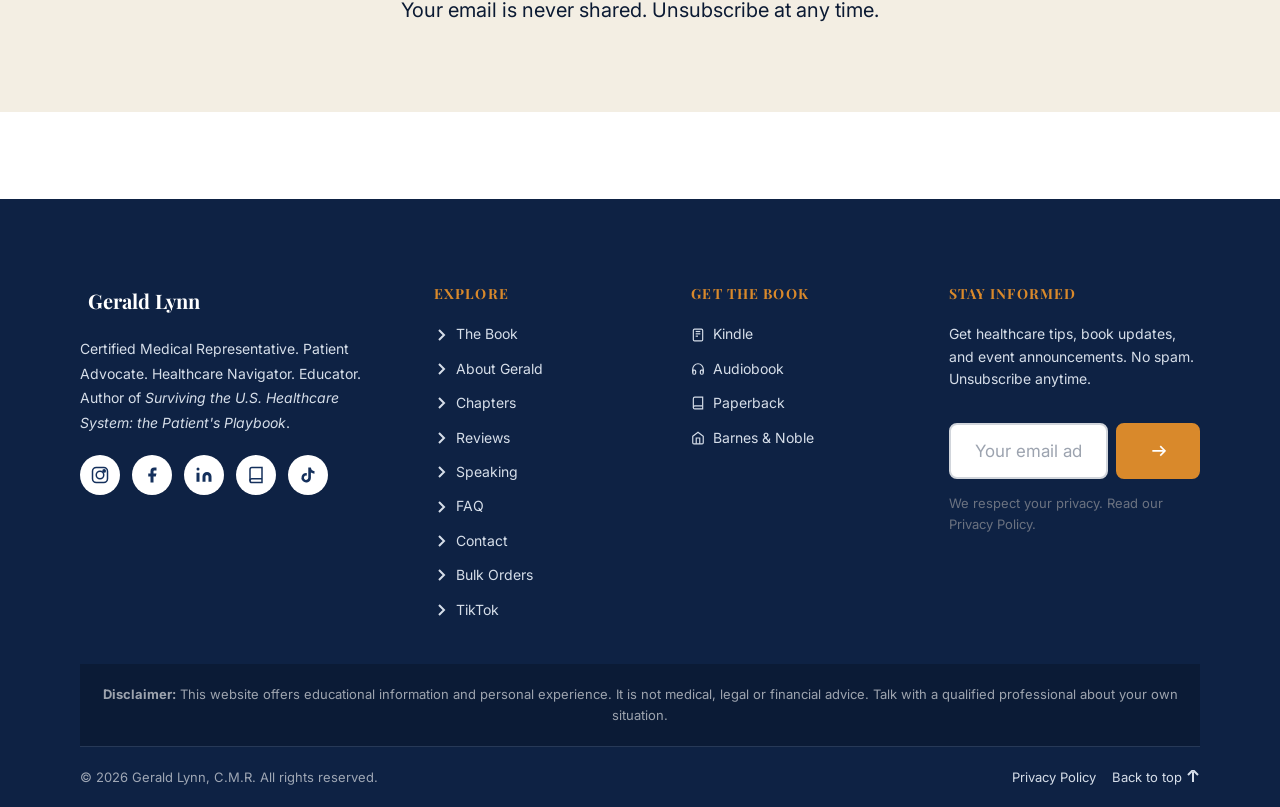
<file: reviews/index.html>
<!DOCTYPE html>
<html lang="en" dir="ltr">
<head>
  <!-- ==================================================================
       Gerald Lynn, C.M.R. — Reader Reviews
       File: reviews/index.html
       ================================================================== -->
  <meta charset="UTF-8">
  <meta name="viewport" content="width=device-width, initial-scale=1.0">
  <meta http-equiv="X-UA-Compatible" content="IE=edge">

  <!-- Primary Meta -->
  <title>Reader Reviews | Surviving the U.S. Healthcare System</title>
  <meta name="description" content="Read verified reviews for Surviving the U.S. Healthcare System by Gerald Lynn, C.M.R. Rated 4.8 out of 5 stars on Amazon.">
  <meta name="author" content="Gerald Lynn, C.M.R.">
  <meta name="robots" content="index, follow">
  <link rel="canonical" href="https://authorgeraldlynn.com/reviews/">

  <!-- Open Graph -->
  <meta property="og:type" content="website">
  <meta property="og:title" content="Reader Reviews | Surviving the U.S. Healthcare System">
  <meta property="og:description" content="Read verified reviews for Surviving the U.S. Healthcare System by Gerald Lynn, C.M.R.">
  <meta property="og:url" content="https://authorgeraldlynn.com/reviews/">
  <meta property="og:site_name" content="Gerald Lynn, C.M.R.">
  <meta property="og:image" content="https://authorgeraldlynn.com/assets/images/book-cover-front-800w.jpg">
  <meta property="og:image:width" content="800">
  <meta property="og:image:height" content="1200">
  <meta property="og:locale" content="en_US">

  <!-- Twitter Card -->
  <meta name="twitter:card" content="summary_large_image">
  <meta name="twitter:title" content="Reader Reviews | Surviving the U.S. Healthcare System">
  <meta name="twitter:description" content="Read verified reviews for Surviving the U.S. Healthcare System by Gerald Lynn, C.M.R.">
  <meta name="twitter:image" content="https://authorgeraldlynn.com/assets/images/book-cover-front-800w.jpg">

  <!-- Favicon -->
  <link rel="icon" href="../favicon.ico" sizes="any">
  <link rel="icon" href="../favicon.svg" type="image/svg+xml">
  <link rel="apple-touch-icon" href="../apple-touch-icon.png">

  <!-- Preconnect for Google Fonts -->
  <link rel="preconnect" href="https://fonts.googleapis.com">
  <link rel="preconnect" href="https://fonts.gstatic.com" crossorigin>

  <!-- Google Fonts: Playfair Display + Inter -->
  <link
    href="https://fonts.googleapis.com/css2?family=Playfair+Display:wght@600;700&family=Inter:wght@400;500;600&display=swap"
    rel="stylesheet"
  >

  <!-- Stylesheets -->
  <link rel="stylesheet" href="../css/style.css">
  <link rel="stylesheet" href="../css/header.css">
  <link rel="stylesheet" href="../css/footer.css">
  <link rel="stylesheet" href="../css/responsive.css">

  <!-- JSON-LD: WebPage -->
  <script type="application/ld+json">
  {
    "@context": "https://schema.org",
    "@type": "WebPage",
    "name": "Reader Reviews | Surviving the U.S. Healthcare System",
    "description": "Read verified reviews for Surviving the U.S. Healthcare System by Gerald Lynn, C.M.R.",
    "url": "https://authorgeraldlynn.com/reviews/"
  }
  </script>
</head>

<body class="page-reviews">

  <!-- Skip to main content (accessibility) -->
  <a href="#main-content" class="skip-link">Skip to main content</a>

  <!-- Reading progress bar -->
  <div class="reading-progress" aria-hidden="true"></div>

  <!-- ================================================================
       SITE HEADER (SUBFOLDER PAGE)
       ================================================================ -->
  <header class="site-header" role="banner">
    <div class="header__inner">

      <!-- Logo / Wordmark -->
      <a href="../index.html" class="header__logo" aria-label="Gerald Lynn, C.M.R., homepage">
        <span class="header__wordmark">Gerald Lynn, <abbr title="Certified Medical Representative">C.M.R.</abbr></span>
      </a>

      <!-- Main Navigation -->
      <nav class="nav" aria-label="Main navigation">
        <button class="nav__toggle" aria-expanded="false" aria-controls="nav-menu" aria-label="Open navigation menu" type="button">
          <span class="nav__toggle-bar"></span>
          <span class="nav__toggle-bar"></span>
          <span class="nav__toggle-bar"></span>
        </button>

        <ul class="nav__list" id="nav-menu" role="list">
          <li class="nav__item"><a href="../index.html" class="nav__link">Home</a></li>
          <li class="nav__item"><a href="../about/index.html" class="nav__link">The Book</a></li>
          <li class="nav__item"><a href="../author/index.html" class="nav__link">About Gerald</a></li>
          <li class="nav__item"><a href="../chapters/index.html" class="nav__link">Chapters</a></li>
          <li class="nav__item"><a href="../reviews/index.html" class="nav__link nav__link--active" aria-current="page">Reviews</a></li>
          <li class="nav__item"><a href="../speaking/index.html" class="nav__link">Speaking</a></li>
          <li class="nav__item"><a href="../faq/index.html" class="nav__link">FAQ</a></li>
          <li class="nav__item"><a href="../buy/index.html" class="nav__link">Buy</a></li>
          <li class="nav__item"><a href="../contact/index.html" class="nav__link">Contact</a></li>
        </ul>
      </nav>

      <!-- Buy CTA -->
      <a href="https://www.amazon.com/dp/B0FXCZVW2J" class="btn btn--gold btn--sm header__cta" data-config="kindleUrl">
        Buy on Amazon
      </a>

    </div>
  </header>

  <!-- ================================================================
       MAIN CONTENT
       ================================================================ -->
  <main id="main-content" tabindex="-1">

    <!-- ==============================================================
         SECTION 1: PAGE HERO
         ============================================================== -->
    <section class="page-hero page-hero--navy" aria-labelledby="reviews-hero-heading">
      <div class="page-hero__pattern"></div>
      <div class="container">

        <div class="page-hero__content grid-60-40 reveal">

          <!-- Left Side: Text Content -->
          <div class="page-hero__text">
            <nav class="page-hero__breadcrumb" aria-label="Breadcrumb">
              <a href="../index.html">Home</a>
              <span class="sep">/</span>
              <a href="../about/index.html">The Book</a>
              <span class="sep">/</span>
              <span aria-current="page">Reviews</span>
            </nav>

            <span class="overline" style="color: var(--gold-light);">Reader Voices</span>
            <h1 id="reviews-hero-heading" class="display" style="color: var(--white); margin-bottom: var(--sp-md);">
              What Readers Are Saying
            </h1>
            <p class="subtitle" style="color: var(--text-on-navy); margin-bottom: var(--sp-xl);">
              Real feedback from real readers. Discover why patients, caregivers, and healthcare professionals are calling this book a must-read.
            </p>

            <div class="btn-group">
              <a href="#reviews-list" class="btn btn--gold btn--lg">
                Read the Reviews
              </a>
              <a href="https://www.amazon.com/dp/B0FXCZVW2J" class="btn btn--outline-on-dark btn--lg" target="_blank" rel="noopener noreferrer">
                Leave a Review on Amazon
              </a>
            </div>
          </div>

          <!-- Right Side: Book Cover Image -->
          <div class="page-hero__image">
            <img
              src="../assets/images/book-cover-front-800w.jpg"
              alt="Cover of Surviving the U.S. Healthcare System by Gerald Lynn"
              style="width: 100%; height: auto; border-radius: var(--radius-md); box-shadow: var(--shadow-2xl);"
            >
          </div>

        </div>

      </div>
    </section>

    <!-- ==============================================================
         SECTION 2: RATING SUMMARY
         ============================================================== -->
    <section class="section section--cream" aria-labelledby="rating-summary-heading">
      <div class="container container--narrow">

        <div class="panel panel--shadow reveal" style="padding: var(--sp-2xl);">
          <div class="grid-2" style="align-items: center; gap: var(--sp-xl);">

            <!-- Overall Score -->
            <div class="text-center">
              <div class="rating-summary" style="justify-content: center; flex-direction: column;">
                <span class="rating-summary__number" style="font-size: clamp(4rem, 5vw, 5.5rem);">4.8</span>
                <div class="stars-lg" style="color: var(--gold); margin-bottom: var(--sp-xs);">
                  <span aria-hidden="true">&#9733;&#9733;&#9733;&#9733;&#9733;</span>
                </div>
                <span class="rating-summary__detail">Based on 6 ratings on Amazon</span>
              </div>
            </div>

            <!-- Star Breakdown Bars -->
            <div>
              <h3 id="rating-summary-heading" class="h4" style="margin-bottom: var(--sp-md);">Rating Breakdown</h3>
              <div class="rating-bars">

                <div class="rating-bar">
                  <span class="rating-bar__label">5 stars</span>
                  <div class="rating-bar__track">
                    <div class="rating-bar__fill" style="width: 83%;"></div>
                  </div>
                  <span class="rating-bar__count">5</span>
                </div>

                <div class="rating-bar">
                  <span class="rating-bar__label">4 stars</span>
                  <div class="rating-bar__track">
                    <div class="rating-bar__fill" style="width: 17%;"></div>
                  </div>
                  <span class="rating-bar__count">1</span>
                </div>

                <div class="rating-bar">
                  <span class="rating-bar__label">3 stars</span>
                  <div class="rating-bar__track">
                    <div class="rating-bar__fill" style="width: 0%;"></div>
                  </div>
                  <span class="rating-bar__count">0</span>
                </div>

                <div class="rating-bar">
                  <span class="rating-bar__label">2 stars</span>
                  <div class="rating-bar__track">
                    <div class="rating-bar__fill" style="width: 0%;"></div>
                  </div>
                  <span class="rating-bar__count">0</span>
                </div>

                <div class="rating-bar">
                  <span class="rating-bar__label">1 star</span>
                  <div class="rating-bar__track">
                    <div class="rating-bar__fill" style="width: 0%;"></div>
                  </div>
                  <span class="rating-bar__count">0</span>
                </div>

              </div>
            </div>

          </div>
        </div>

      </div>
    </section>

    <!-- ==============================================================
         SECTION 3: PULL QUOTE (FEATURED REVIEW)
         ============================================================== -->
    <section class="section" aria-label="Featured review">
      <div class="container container--narrow">
        <div class="pullquote-hero reveal">
          <p class="pullquote-hero__text">
            "If you're looking to better understand healthcare, insurance, medical billing, and how to advocate for yourself and your family, this book is well worth the read."
          </p>
          <footer class="pullquote__cite" style="margin-top: var(--sp-lg);">
            <strong>James Simmons</strong> <br>
            <span class="text-sm">5 stars | June 19, 2026 | Kindle</span>
          </footer>
        </div>
      </div>
    </section>

    <!-- ==============================================================
         SECTION 4: ALL REVIEWS
         ============================================================== -->
    <section class="section section--ice" id="reviews-list" aria-labelledby="all-reviews-heading">
      <div class="container">

        <div class="section__header reveal">
          <div class="tab-heading tab-heading--orange">
            <h2 id="all-reviews-heading" class="section__title">All Reader Reviews</h2>
          </div>
          <p class="section__subtitle">Verified feedback from Amazon readers.</p>
        </div>

        <div class="grid-2" data-stagger-children>

          <!-- Review 1: James Simmons -->
          <blockquote class="review-card review-card--featured reveal" data-stagger="0">
            <div class="review-card__stars" aria-label="5 out of 5 stars">
              <span aria-hidden="true">&#9733;&#9733;&#9733;&#9733;&#9733;</span>
            </div>
            <h3 class="review-card__headline">"Just finished reading Surviving the U.S. Healthcare System and I highly recommend it."</h3>
            <p class="review-card__excerpt">
              "...breaking down a complicated and often frustrating healthcare system into practical, understandable information that can help everyday people make better decisions about their care and coverage."
            </p>
            <footer class="review-card__meta">
              <cite class="review-card__author">James Simmons</cite>
              <span class="review-card__sep">|</span>
              <span>June 19, 2026</span>
              <span class="review-card__sep">|</span>
              <span>Kindle</span>
            </footer>
            <a href="https://www.amazon.com/dp/B0FXCZVW2J" class="review-card__link" target="_blank" rel="noopener noreferrer">
              Read on Amazon
              <svg viewBox="0 0 24 24" fill="none" stroke="currentColor" stroke-width="2"><path d="M18 13v6a2 2 0 0 1-2 2H5a2 2 0 0 1-2-2V8a2 2 0 0 1 2-2h6"/><polyline points="15 3 21 3 21 9"/><line x1="10" y1="14" x2="21" y2="3"/></svg>
            </a>
          </blockquote>

          <!-- Review 2: Greg Purnell -->
          <blockquote class="review-card reveal" data-stagger="1">
            <div class="review-card__stars" aria-label="5 out of 5 stars">
              <span aria-hidden="true">&#9733;&#9733;&#9733;&#9733;&#9733;</span>
            </div>
            <h3 class="review-card__headline">"informative and eye-opening"</h3>
            <p class="review-card__excerpt">
              "I came away from the book feeling better prepared to navigate the healthcare system."
            </p>
            <footer class="review-card__meta">
              <cite class="review-card__author">Greg Purnell</cite>
              <span class="review-card__sep">|</span>
              <span>September 20, 2026</span>
              <span class="review-card__sep">|</span>
              <span>Kindle</span>
              <span class="review-card__sep">|</span>
              <span class="review-card__verified">
                <svg viewBox="0 0 24 24"><path d="M9 16.17L4.83 12l-1.42 1.41L9 19 21 7l-1.41-1.41z"/></svg>
                Verified Purchase
              </span>
            </footer>
            <a href="https://www.amazon.com/dp/B0FXCZVW2J" class="review-card__link" target="_blank" rel="noopener noreferrer">
              Read on Amazon
              <svg viewBox="0 0 24 24" fill="none" stroke="currentColor" stroke-width="2"><path d="M18 13v6a2 2 0 0 1-2 2H5a2 2 0 0 1-2-2V8a2 2 0 0 1 2-2h6"/><polyline points="15 3 21 3 21 9"/><line x1="10" y1="14" x2="21" y2="3"/></svg>
            </a>
          </blockquote>

          <!-- Review 3: Michelle -->
          <blockquote class="review-card reveal" data-stagger="2">
            <div class="review-card__stars" aria-label="5 out of 5 stars">
              <span aria-hidden="true">&#9733;&#9733;&#9733;&#9733;&#9733;</span>
            </div>
            <h3 class="review-card__headline">"Much needed information!"</h3>
            <p class="review-card__excerpt">
              "...will be reading in detail before making future healthcare decisions."
            </p>
            <footer class="review-card__meta">
              <cite class="review-card__author">Michelle</cite>
              <span class="review-card__sep">|</span>
              <span>August 22, 2026</span>
              <span class="review-card__sep">|</span>
              <span>Kindle</span>
              <span class="review-card__sep">|</span>
              <span class="review-card__verified">
                <svg viewBox="0 0 24 24"><path d="M9 16.17L4.83 12l-1.42 1.41L9 19 21 7l-1.41-1.41z"/></svg>
                Verified Purchase
              </span>
            </footer>
            <a href="https://www.amazon.com/dp/B0FXCZVW2J" class="review-card__link" target="_blank" rel="noopener noreferrer">
              Read on Amazon
              <svg viewBox="0 0 24 24" fill="none" stroke="currentColor" stroke-width="2"><path d="M18 13v6a2 2 0 0 1-2 2H5a2 2 0 0 1-2-2V8a2 2 0 0 1 2-2h6"/><polyline points="15 3 21 3 21 9"/><line x1="10" y1="14" x2="21" y2="3"/></svg>
            </a>
          </blockquote>

          <!-- Review 4: Jessica Wade -->
          <blockquote class="review-card reveal" data-stagger="3">
            <div class="review-card__stars" aria-label="4 out of 5 stars">
              <span aria-hidden="true">&#9733;&#9733;&#9733;&#9733;</span>
              <span class="star-empty" aria-hidden="true">&#9733;</span>
            </div>
            <h3 class="review-card__headline">"Great information"</h3>
            <p class="review-card__excerpt">
              "I feel like anyone that is starting a new job or getting benefits for the first time should read this book."
            </p>
            <footer class="review-card__meta">
              <cite class="review-card__author">Jessica Wade</cite>
              <span class="review-card__sep">|</span>
              <span>September 1, 2026</span>
              <span class="review-card__sep">|</span>
              <span>Paperback</span>
            </footer>
            <a href="https://www.amazon.com/dp/B0FXCZVW2J" class="review-card__link" target="_blank" rel="noopener noreferrer">
              Read on Amazon
              <svg viewBox="0 0 24 24" fill="none" stroke="currentColor" stroke-width="2"><path d="M18 13v6a2 2 0 0 1-2 2H5a2 2 0 0 1-2-2V8a2 2 0 0 1 2-2h6"/><polyline points="15 3 21 3 21 9"/><line x1="10" y1="14" x2="21" y2="3"/></svg>
            </a>
          </blockquote>

          <!-- Review 5: GH -->
          <blockquote class="review-card reveal" data-stagger="4">
            <div class="review-card__stars" aria-label="5 out of 5 stars">
              <span aria-hidden="true">&#9733;&#9733;&#9733;&#9733;&#9733;</span>
            </div>
            <h3 class="review-card__headline">"A must read to deal with medical insurance impact with recent legislation approved by congress"</h3>
            <p class="review-card__excerpt">
              "The information is organized in a very reader friendly manner."
            </p>
            <footer class="review-card__meta">
              <cite class="review-card__author">GH</cite>
              <span class="review-card__sep">|</span>
              <span>August 8, 2025</span>
              <span class="review-card__sep">|</span>
              <span class="review-card__verified">
                <svg viewBox="0 0 24 24"><path d="M9 16.17L4.83 12l-1.42 1.41L9 19 21 7l-1.41-1.41z"/></svg>
                Verified Purchase
              </span>
            </footer>
            <a href="https://www.amazon.com/dp/B0FXCZVW2J" class="review-card__link" target="_blank" rel="noopener noreferrer">
              Read on Amazon
              <svg viewBox="0 0 24 24" fill="none" stroke="currentColor" stroke-width="2"><path d="M18 13v6a2 2 0 0 1-2 2H5a2 2 0 0 1-2-2V8a2 2 0 0 1 2-2h6"/><polyline points="15 3 21 3 21 9"/><line x1="10" y1="14" x2="21" y2="3"/></svg>
            </a>
          </blockquote>

          <!-- Review 6: Seasoned Nurse -->
          <blockquote class="review-card reveal" data-stagger="5">
            <div class="review-card__stars" aria-label="5 out of 5 stars">
              <span aria-hidden="true">&#9733;&#9733;&#9733;&#9733;&#9733;</span>
            </div>
            <h3 class="review-card__headline">"Empowering Yourself in the Healthcare System"</h3>
            <p class="review-card__excerpt">
              "From someone who is a strong patient advocate this is a most excellent read. Informative. Real. Simple. Factual."
            </p>
            <footer class="review-card__meta">
              <cite class="review-card__author">Seasoned Nurse</cite>
              <span class="review-card__sep">|</span>
              <span>August 15, 2025</span>
              <span class="review-card__sep">|</span>
              <span class="review-card__verified">
                <svg viewBox="0 0 24 24"><path d="M9 16.17L4.83 12l-1.42 1.41L9 19 21 7l-1.41-1.41z"/></svg>
                Verified Purchase
              </span>
            </footer>
            <a href="https://www.amazon.com/dp/B0FXCZVW2J" class="review-card__link" target="_blank" rel="noopener noreferrer">
              Read on Amazon
              <svg viewBox="0 0 24 24" fill="none" stroke="currentColor" stroke-width="2"><path d="M18 13v6a2 2 0 0 1-2 2H5a2 2 0 0 1-2-2V8a2 2 0 0 1 2-2h6"/><polyline points="15 3 21 3 21 9"/><line x1="10" y1="14" x2="21" y2="3"/></svg>
            </a>
          </blockquote>

        </div>
      </div>
    </section>

    <!-- ==============================================================
         SECTION 5: LEAVE A REVIEW CTA
         ============================================================== -->
    <section class="section section--cream" aria-labelledby="leave-review-heading">
      <div class="container container--narrow text-center reveal">

        <h2 id="leave-review-heading" class="section__title" style="margin-bottom: var(--sp-sm);">
          Have You Read the Book?
        </h2>
        <p class="text-secondary" style="margin-bottom: var(--sp-lg); max-width: 50ch; margin-inline: auto;">
          Your feedback helps other patients and caregivers find the guidance they need. Leave a review on your favorite platform.
        </p>

        <div class="btn-group" style="justify-content: center; margin-bottom: var(--sp-lg);">
          <a href="https://www.amazon.com/dp/B0FXCZVW2J" class="btn btn--primary btn--lg" target="_blank" rel="noopener noreferrer">
            Review on Amazon
          </a>
          <a href="https://www.goodreads.com/author/show/60993565.Gerald_Lynn_C_M_R_" class="btn btn--outline btn--lg" target="_blank" rel="noopener noreferrer">
            Review on Goodreads
          </a>
          <a href="https://www.audible.com/pd/Surviving-the-US-Healthcare-System-Audiobook/B0GWP8TRR7" class="btn btn--outline btn--lg" target="_blank" rel="noopener noreferrer">
            Review on Audible
          </a>
        </div>

        <p class="text-xs text-muted">
          Note: The Audible edition is newly released and does not have ratings yet. Be the first to share your thoughts!
        </p>

      </div>
    </section>

    <!-- ==============================================================
         SECTION 6: SHARE YOUR STORY FORM
         ============================================================== -->
    <section class="section" aria-labelledby="share-story-heading">
      <div class="container container--narrow">

        <div class="panel panel--navy reveal" style="padding: var(--sp-2xl);">
          <div class="text-center" style="margin-bottom: var(--sp-xl);">
            <div class="tab-heading tab-heading--gold" style="justify-content: center;">
              <h2 id="share-story-heading" class="section__title" style="color: var(--white);">Share Your Story</h2>
            </div>
            <p style="color: var(--text-on-navy); margin-top: var(--sp-xs);">
              How has this book helped you navigate the healthcare system? Gerald would love to hear from you. (Selected stories may be featured on this website or in future editions).
            </p>
          </div>

          <form class="newsletter__form" data-form="contact" action="https://formspree.io/f/mdeejpdq" method="POST" novalidate style="max-width: 600px; margin: 0 auto;">
            <input type="hidden" name="form_type" value="story">
            <!-- Honeypot -->
            <div class="hp-field-wrap" aria-hidden="true" style="position: absolute; left: -9999px;">
              <label for="story-gotcha">Leave this field empty</label>
              <input type="text" id="story-gotcha" name="_gotcha" class="hp-field" tabindex="-1" autocomplete="off">
            </div>

            <div class="form-row">
              <div class="form-group">
                <label for="story-name" class="form-label" style="color: var(--white);">Your Name <span class="required">*</span></label>
                <input type="text" id="story-name" name="name" required data-validate="required|name" class="form-input" placeholder="Jane Doe">
              </div>
              <div class="form-group">
                <label for="story-email" class="form-label" style="color: var(--white);">Your Email <span class="required">*</span></label>
                <input type="email" id="story-email" name="email" required data-validate="required|email" class="form-input" placeholder="jane@example.com">
              </div>
            </div>

            <div class="form-group">
              <label for="story-message" class="form-label" style="color: var(--white);">Your Story <span class="required">*</span></label>
              <textarea id="story-message" name="message" required data-validate="required|minLength:20" class="form-textarea" placeholder="Tell us how the book has impacted you..." data-autoresize="true" maxlength="1000" data-char-count="true"></textarea>
            </div>

            <div class="form-group" style="margin-bottom: var(--sp-lg);">
              <label class="form-check">
                <input type="checkbox" name="consent" required>
                <span class="form-check-label" style="color: var(--text-on-navy);">I give permission for Gerald to share my story (with my first name and location) on his website and social media.</span>
              </label>
            </div>

            <button type="submit" class="btn btn--gold btn--lg" style="width: 100%;">
              Submit Your Story
            </button>
          </form>
        </div>

      </div>
    </section>

    <!-- ==============================================================
         SECTION 7: NEWSLETTER SIGNUP
         ============================================================== -->
    <section class="section section--ice" id="newsletter" aria-labelledby="newsletter-heading">
      <div class="container container--narrow">

        <div class="newsletter text-center reveal">
          <h2 id="newsletter-heading" class="section__title" style="margin-bottom: var(--sp-sm);">
            Stay Connected
          </h2>
          <p class="text-secondary" style="margin-bottom: var(--sp-lg);">
            Get updates on upcoming speaking events, new chapters, healthcare tips, and more. No spam, just useful information.
          </p>

          <form class="newsletter__form" data-form="newsletter" data-persist="true" action="https://formspree.io/f/mdeejpdq" method="POST" novalidate style="max-width: 480px; margin: 0 auto;">
            <input type="hidden" name="form_type" value="newsletter">
            <div class="hp-field-wrap" aria-hidden="true" style="position: absolute; left: -9999px;">
              <label for="newsletter-gotcha">Leave this field empty</label>
              <input type="text" id="newsletter-gotcha" name="_gotcha" class="hp-field" tabindex="-1" autocomplete="off">
            </div>

            <div class="flex gap-xs">
              <div class="flex-1">
                <label for="newsletter-email" class="sr-only">Email address</label>
                <input type="email" id="newsletter-email" name="email" placeholder="Your email address" required data-validate="required|email" autocomplete="email" class="form-input" style="height: 100%; background-color: var(--white);">
              </div>
              <button type="submit" class="btn btn--primary">Subscribe</button>
            </div>

            <p class="text-xs text-muted" style="margin-top: var(--sp-sm);">
              Your email is never shared. Unsubscribe at any time.
            </p>
          </form>
        </div>

      </div>
    </section>

  </main>

  <!-- ================================================================
       SITE FOOTER (SUBFOLDER PAGE)
       ================================================================ -->
  <footer class="site-footer" role="contentinfo">
    <div class="footer-main container">
      <div class="footer-grid">

        <!-- Column 1: About -->
        <div class="footer-about">
          <a href="../index.html" class="footer-about__logo" aria-label="Gerald Lynn — Home">
            <span class="footer-about__logo-mark" aria-hidden="true"></span>
            <span class="footer-about__logo-name">Gerald Lynn</span>
          </a>
          <p class="footer-about__desc">
            Certified Medical Representative. Patient Advocate. Healthcare Navigator. Educator. Author of <em>Surviving the U.S. Healthcare System: the Patient's Playbook</em>.
          </p>
          <div class="footer-social">
            <a href="https://www.instagram.com/geraldlynn.author/" target="_blank" rel="noopener noreferrer" class="social-icon" aria-label="Instagram">
              <svg viewBox="0 0 24 24" fill="none" stroke="currentColor" stroke-width="2"><rect x="2" y="2" width="20" height="20" rx="5"/><circle cx="12" cy="12" r="5"/><circle cx="17.5" cy="6.5" r="1.5" fill="currentColor"/></svg>
            </a>
            <a href="https://www.facebook.com/p/Gerald-Lynn-61577333356109/" target="_blank" rel="noopener noreferrer" class="social-icon" aria-label="Facebook">
              <svg viewBox="0 0 24 24" fill="currentColor"><path d="M18 2h-3a5 5 0 0 0-5 5v3H7v4h3v8h4v-8h3l1-4h-4V7a1 1 0 0 1 1-1h3z"/></svg>
            </a>
            <a href="https://www.linkedin.com/in/gerald-lynn-c-m-r-1866a930" target="_blank" rel="noopener noreferrer" class="social-icon" aria-label="LinkedIn">
              <svg viewBox="0 0 24 24" fill="currentColor"><path d="M16 8a6 6 0 0 1 6 6v7h-4v-7a2 2 0 0 0-4 0v7h-4v-7a6 6 0 0 1 6-6z"/><rect x="2" y="9" width="4" height="12"/><circle cx="4" cy="4" r="2"/></svg>
            </a>
            <a href="https://www.goodreads.com/author/show/60993565.Gerald_Lynn_C_M_R_" target="_blank" rel="noopener noreferrer" class="social-icon" aria-label="Goodreads">
              <svg viewBox="0 0 24 24" fill="none" stroke="currentColor" stroke-width="2"><path d="M4 19.5A2.5 2.5 0 0 1 6.5 17H20"/><path d="M6.5 2H20v20H6.5A2.5 2.5 0 0 1 4 19.5v-15A2.5 2.5 0 0 1 6.5 2z"/></svg>
            </a>
            <a href="https://www.tiktok.com/@glynnauthor" target="_blank" rel="noopener noreferrer" class="social-icon" aria-label="TikTok">
              <svg viewBox="0 0 24 24" fill="currentColor"><path d="M19.59 6.69a4.83 4.83 0 0 1-3.77-4.25V2h-3.45v13.67a2.89 2.89 0 0 1-5.2 1.74 2.89 2.89 0 0 1 2.31-4.64 2.93 2.93 0 0 1 .88.13V9.4a6.84 6.84 0 0 0-1-.05A6.33 6.33 0 0 0 5 20.1a6.34 6.34 0 0 0 10.86-4.43v-7a8.16 8.16 0 0 0 4.77 1.52v-3.4a4.85 4.85 0 0 1-1-.1z"/></svg>
            </a>
          </div>
        </div>

        <!-- Column 2: Pages -->
        <div>
          <h3 class="footer-heading">Explore</h3>
          <div class="footer-links">
            <a href="../about/index.html" class="footer-link">
              <svg viewBox="0 0 14 14" fill="none" stroke="currentColor" stroke-width="2"><path d="M5 2l5 5-5 5"/></svg> The Book
            </a>
            <a href="../author/index.html" class="footer-link">
              <svg viewBox="0 0 14 14" fill="none" stroke="currentColor" stroke-width="2"><path d="M5 2l5 5-5 5"/></svg> About Gerald
            </a>
            <a href="../chapters/index.html" class="footer-link">
              <svg viewBox="0 0 14 14" fill="none" stroke="currentColor" stroke-width="2"><path d="M5 2l5 5-5 5"/></svg> Chapters
            </a>
            <a href="../reviews/index.html" class="footer-link">
              <svg viewBox="0 0 14 14" fill="none" stroke="currentColor" stroke-width="2"><path d="M5 2l5 5-5 5"/></svg> Reviews
            </a>
            <a href="../speaking/index.html" class="footer-link">
              <svg viewBox="0 0 14 14" fill="none" stroke="currentColor" stroke-width="2"><path d="M5 2l5 5-5 5"/></svg> Speaking
            </a>
            <a href="../faq/index.html" class="footer-link">
              <svg viewBox="0 0 14 14" fill="none" stroke="currentColor" stroke-width="2"><path d="M5 2l5 5-5 5"/></svg> FAQ
            </a>
            <a href="../contact/index.html" class="footer-link">
              <svg viewBox="0 0 14 14" fill="none" stroke="currentColor" stroke-width="2"><path d="M5 2l5 5-5 5"/></svg> Contact
            </a>
            <a href="../buy/#bulk" class="footer-link">
              <svg viewBox="0 0 14 14" fill="none" stroke="currentColor" stroke-width="2"><path d="M5 2l5 5-5 5"/></svg> Bulk Orders
            </a>
            <a href="https://www.tiktok.com/@glynnauthor" target="_blank" rel="noopener noreferrer" class="footer-link">
              <svg viewBox="0 0 14 14" fill="none" stroke="currentColor" stroke-width="2"><path d="M5 2l5 5-5 5"/></svg> TikTok
            </a>
          </div>
        </div>

        <!-- Column 3: Get the Book -->
        <div>
          <h3 class="footer-heading">Get the Book</h3>
          <div class="footer-buy-links">
            <a href="https://www.amazon.com/dp/B0FXCZVW2J" target="_blank" rel="noopener noreferrer" class="footer-buy-link">
              <svg viewBox="0 0 24 24" fill="none" stroke="currentColor" stroke-width="2"><rect x="4" y="2" width="16" height="20" rx="2"/><line x1="8" y1="6" x2="16" y2="6"/><line x1="8" y1="10" x2="16" y2="10"/><line x1="8" y1="14" x2="12" y2="14"/></svg> Kindle
            </a>
            <a href="https://www.audible.com/pd/Surviving-the-US-Healthcare-System-Audiobook/B0GWP8TRR7" target="_blank" rel="noopener noreferrer" class="footer-buy-link">
              <svg viewBox="0 0 24 24" fill="none" stroke="currentColor" stroke-width="2"><path d="M3 18v-6a9 9 0 0 1 18 0v6"/><path d="M21 19a2 2 0 0 1-2 2h-1a2 2 0 0 1-2-2v-3a2 2 0 0 1 2-2h3v5z"/><path d="M3 19a2 2 0 0 0 2 2h1a2 2 0 0 0 2-2v-3a2 2 0 0 0-2-2H3v5z"/></svg> Audiobook
            </a>
            <a href="https://www.amazon.com/dp/B0FXDBZVSS" target="_blank" rel="noopener noreferrer" class="footer-buy-link">
              <svg viewBox="0 0 24 24" fill="none" stroke="currentColor" stroke-width="2"><path d="M4 19.5A2.5 2.5 0 0 1 6.5 17H20"/><path d="M6.5 2H20v20H6.5A2.5 2.5 0 0 1 4 19.5v-15A2.5 2.5 0 0 1 6.5 2z"/></svg> Paperback
            </a>
            <a href="#" data-config="hardcoverUrl" class="footer-buy-link">
              <svg viewBox="0 0 24 24" fill="none" stroke="currentColor" stroke-width="2"><path d="M4 19.5A2.5 2.5 0 0 1 6.5 17H20"/><path d="M6.5 2H20v20H6.5A2.5 2.5 0 0 1 4 19.5v-15A2.5 2.5 0 0 1 6.5 2z"/><line x1="9" y1="6" x2="17" y2="6"/></svg> Hardcover
            </a>
            <a href="https://www.barnesandnoble.com/w/surviving-the-us-healthcare-system-gerald-lynn-c-m-r/1148602416?ean=9798349539831" target="_blank" rel="noopener noreferrer" class="footer-buy-link">
              <svg viewBox="0 0 24 24" fill="none" stroke="currentColor" stroke-width="2"><path d="M3 9l9-7 9 7v11a2 2 0 0 1-2 2H5a2 2 0 0 1-2-2z"/><polyline points="9 22 9 12 15 12 15 22"/></svg> Barnes &amp; Noble
            </a>
          </div>
        </div>

        <!-- Column 4: Newsletter -->
        <div class="footer-newsletter">
          <h3 class="footer-heading">Stay Informed</h3>
          <p class="footer-newsletter__desc">
            Get healthcare tips, book updates, and event announcements. No spam. Unsubscribe anytime.
          </p>
          <form class="newsletter-inline" id="footer-newsletter-form" data-form="newsletter" action="https://formspree.io/f/mdeejpdq" method="POST" novalidate>
            <input type="hidden" name="form_type" value="newsletter">
            <label for="footer-newsletter-email" class="sr-only">Email address</label>
            <input type="email" id="footer-newsletter-email" name="email" class="form-input" placeholder="Your email address" required autocomplete="email" aria-required="true">
            <div class="form-hp" aria-hidden="true">
              <label for="footer-nl-hp">Leave blank</label>
              <input type="text" id="footer-nl-hp" name="_gotcha" tabindex="-1" autocomplete="off">
            </div>
            <button type="submit" class="btn btn-on-dark">
              <svg viewBox="0 0 20 20" width="18" height="18" fill="none" stroke="currentColor" stroke-width="2" aria-hidden="true"><path d="M3 10h14M13 4l6 6-6 6"/></svg>
              <span class="sr-only">Subscribe</span>
            </button>
          </form>
          <div class="form-message form-message--success" id="footer-nl-success" role="alert" aria-live="polite" style="display:none;">
            <svg viewBox="0 0 20 20" width="20" height="20" fill="none" stroke="currentColor" stroke-width="2"><circle cx="10" cy="10" r="8"/><path d="M7 10l2 2 4-4"/></svg>
            You're subscribed. Welcome aboard.
          </div>
          <p class="footer-newsletter__note">We respect your privacy. Read our <a href="../privacy/index.html">Privacy Policy</a>.</p>
        </div>

      </div>
    </div>

    <!-- Disclaimer -->
    <div class="container">
      <div class="footer-disclaimer">
        <strong>Disclaimer:</strong> This website offers educational information and personal experience. It is not medical, legal or financial advice. Talk with a qualified professional about your own situation.
      </div>
    </div>

    <!-- Bottom bar: copyright and legal -->
    <div class="container">
      <div class="footer-bottom">
        <div class="footer-bottom__inner">
          <p class="footer-copyright">
            &copy; <span class="js-year">2025</span> Gerald Lynn, C.M.R. All rights reserved.
          </p>
          <div class="footer-legal">
            <a href="../privacy/index.html">Privacy Policy</a>
            <a href="#top" class="footer-back-to-top">
              Back to top
              <svg viewBox="0 0 14 14" fill="none" stroke="currentColor" stroke-width="2" aria-hidden="true"><path d="M7 12V2M2 5l5-5 5 5"/></svg>
            </a>
          </div>
        </div>
      </div>
    </div>
  </footer>

  <!-- Back to top button -->
  <button
    class="back-to-top"
    aria-label="Back to top"
    type="button"
    hidden
  >
    <svg width="24" height="24" viewBox="0 0 24 24" fill="none" stroke="currentColor" stroke-width="2.5" stroke-linecap="round" stroke-linejoin="round" aria-hidden="true">
      <polyline points="18 15 12 9 6 15"/>
    </svg>
  </button>

  <!-- ================================================================
       SCRIPTS
       ================================================================ -->
  <script src="../js/main.js" defer></script>
  <script src="../js/animations.js" defer></script>
  <script src="../js/forms.js" defer></script>
  <script src="../js/nav.js" defer></script>

</body>
</html>
</file>
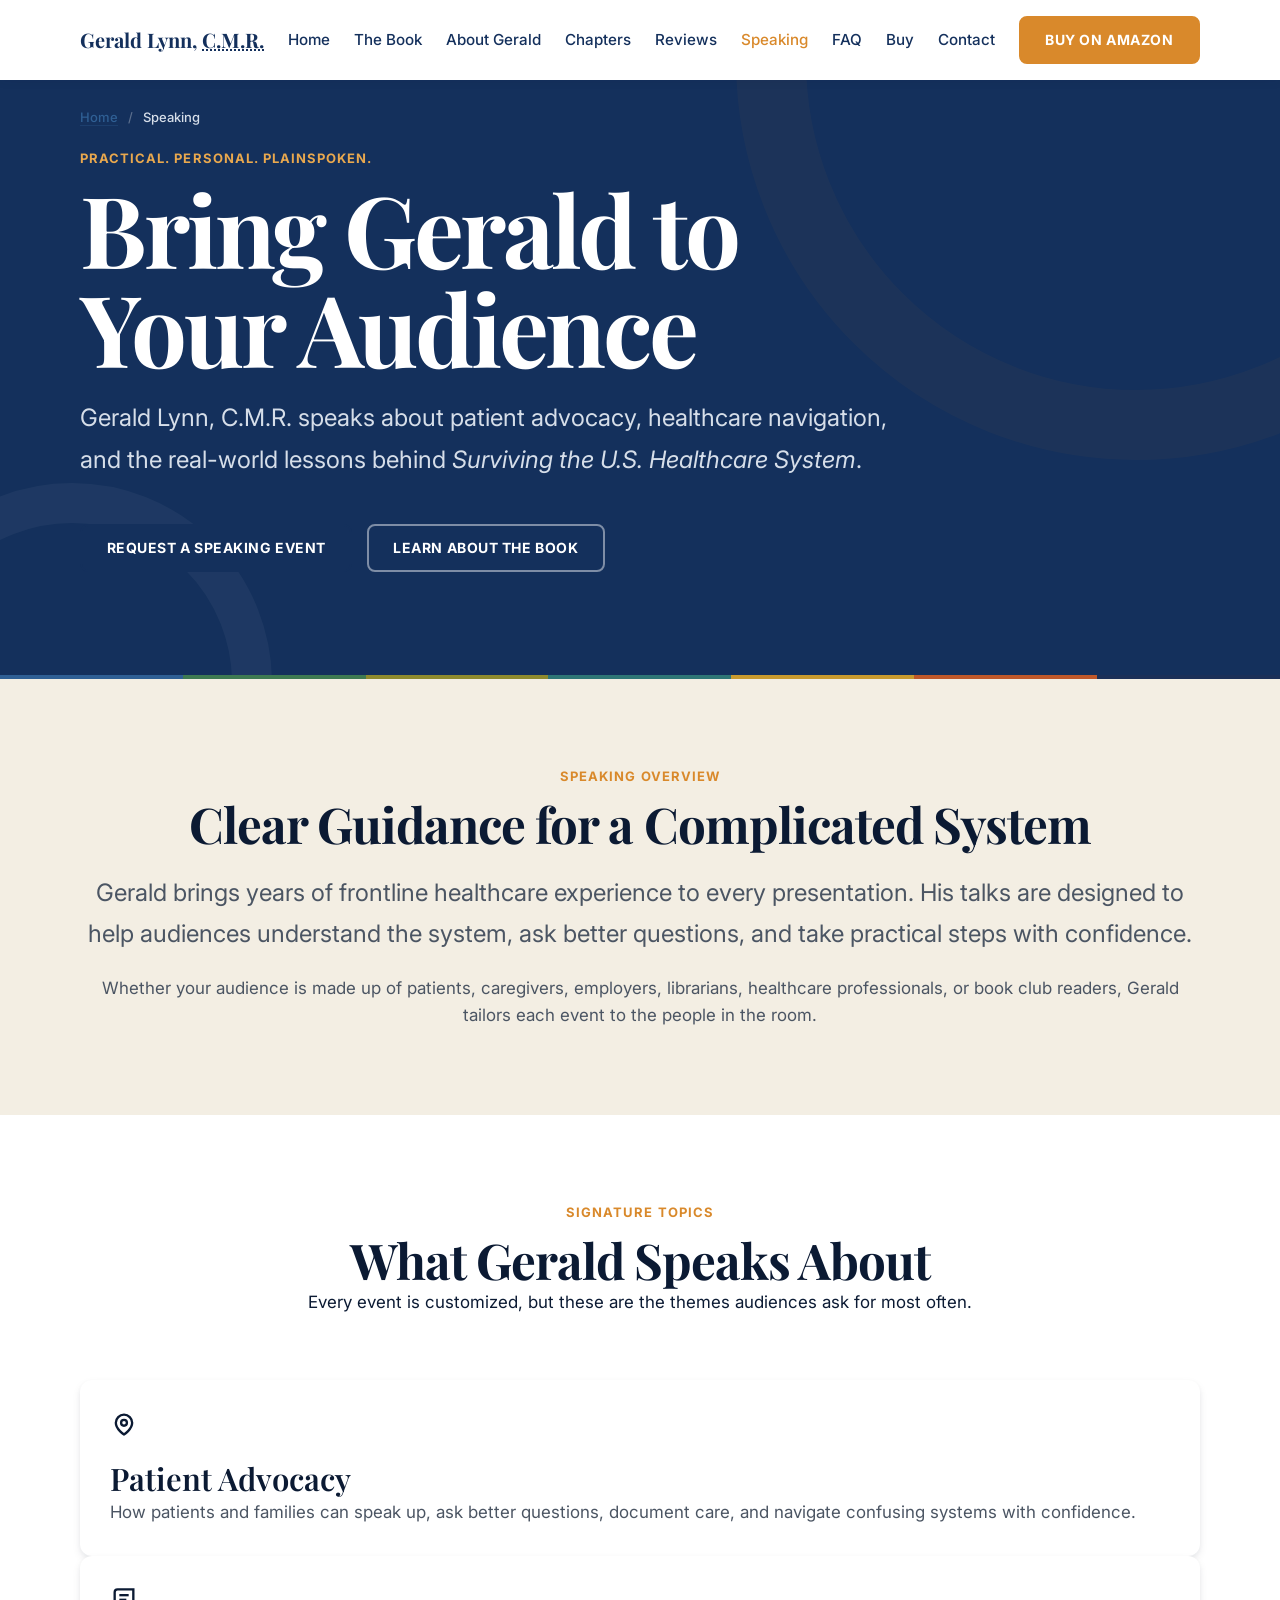
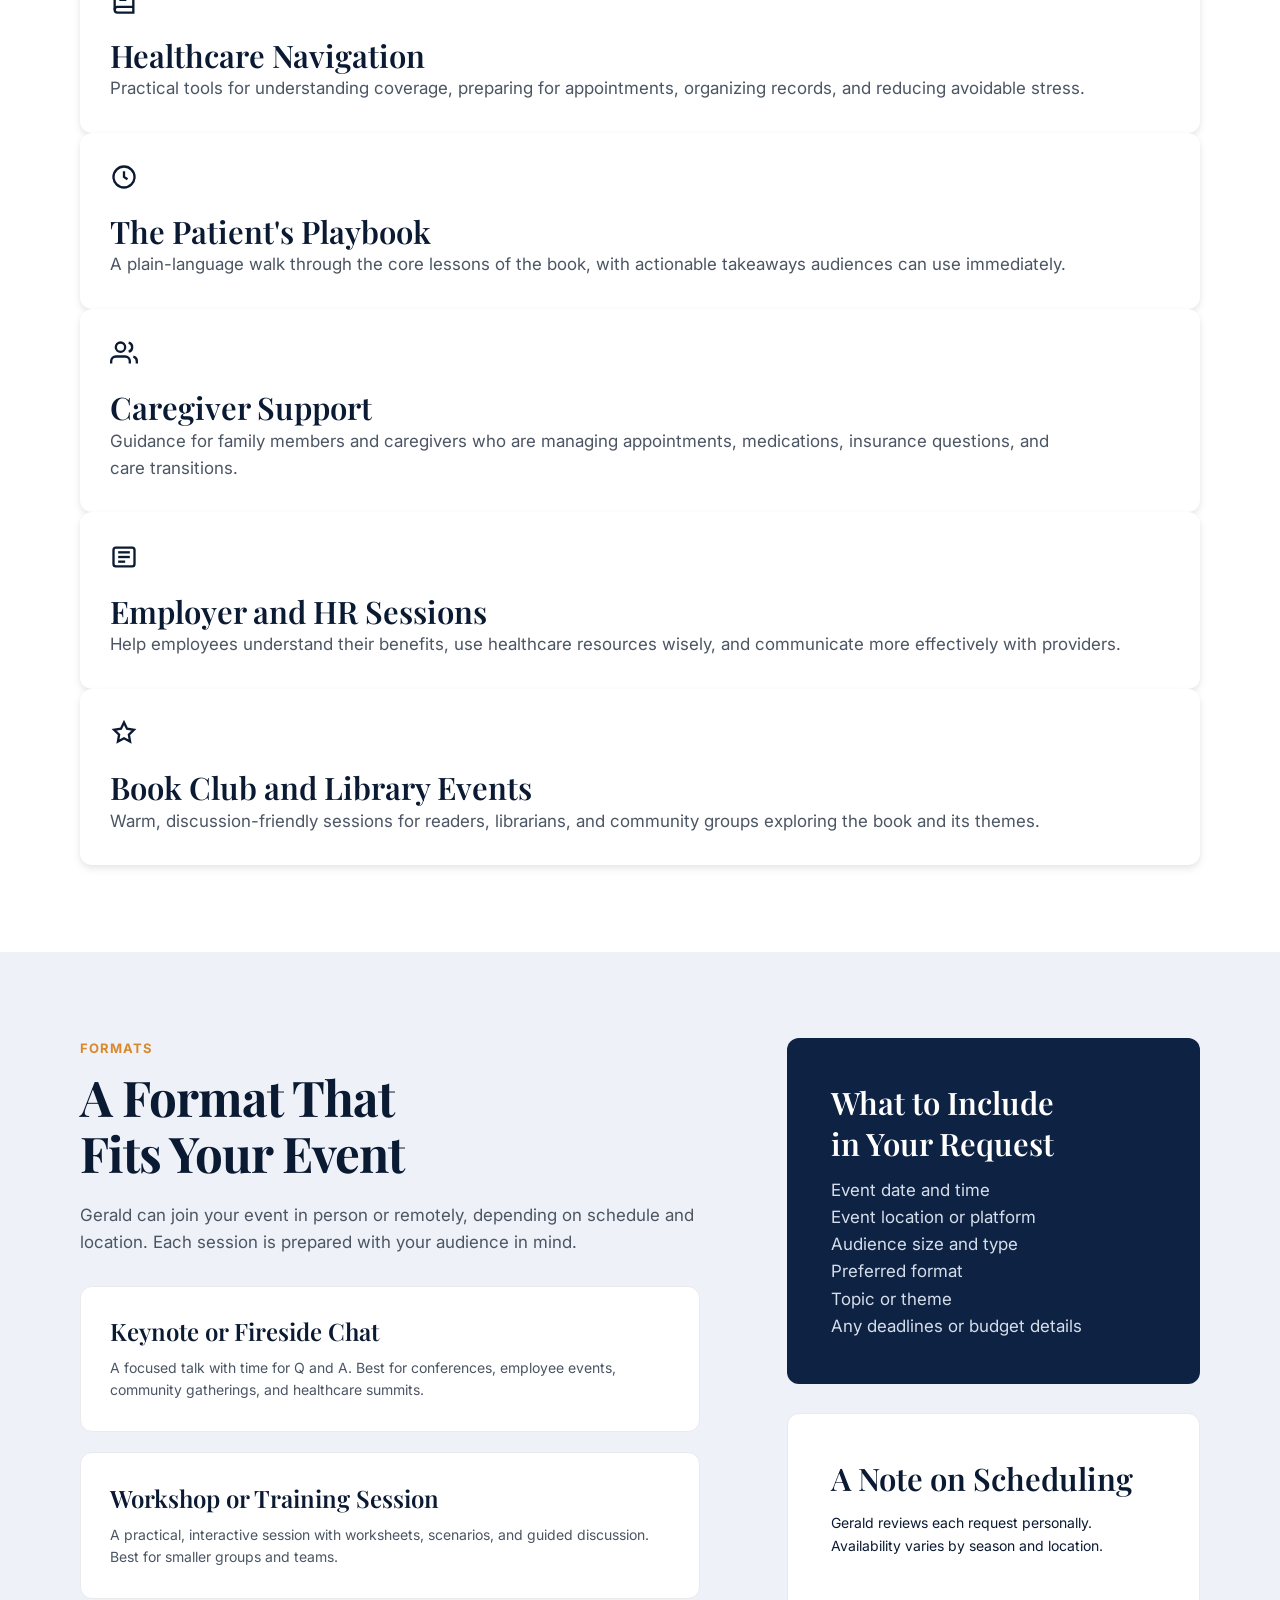
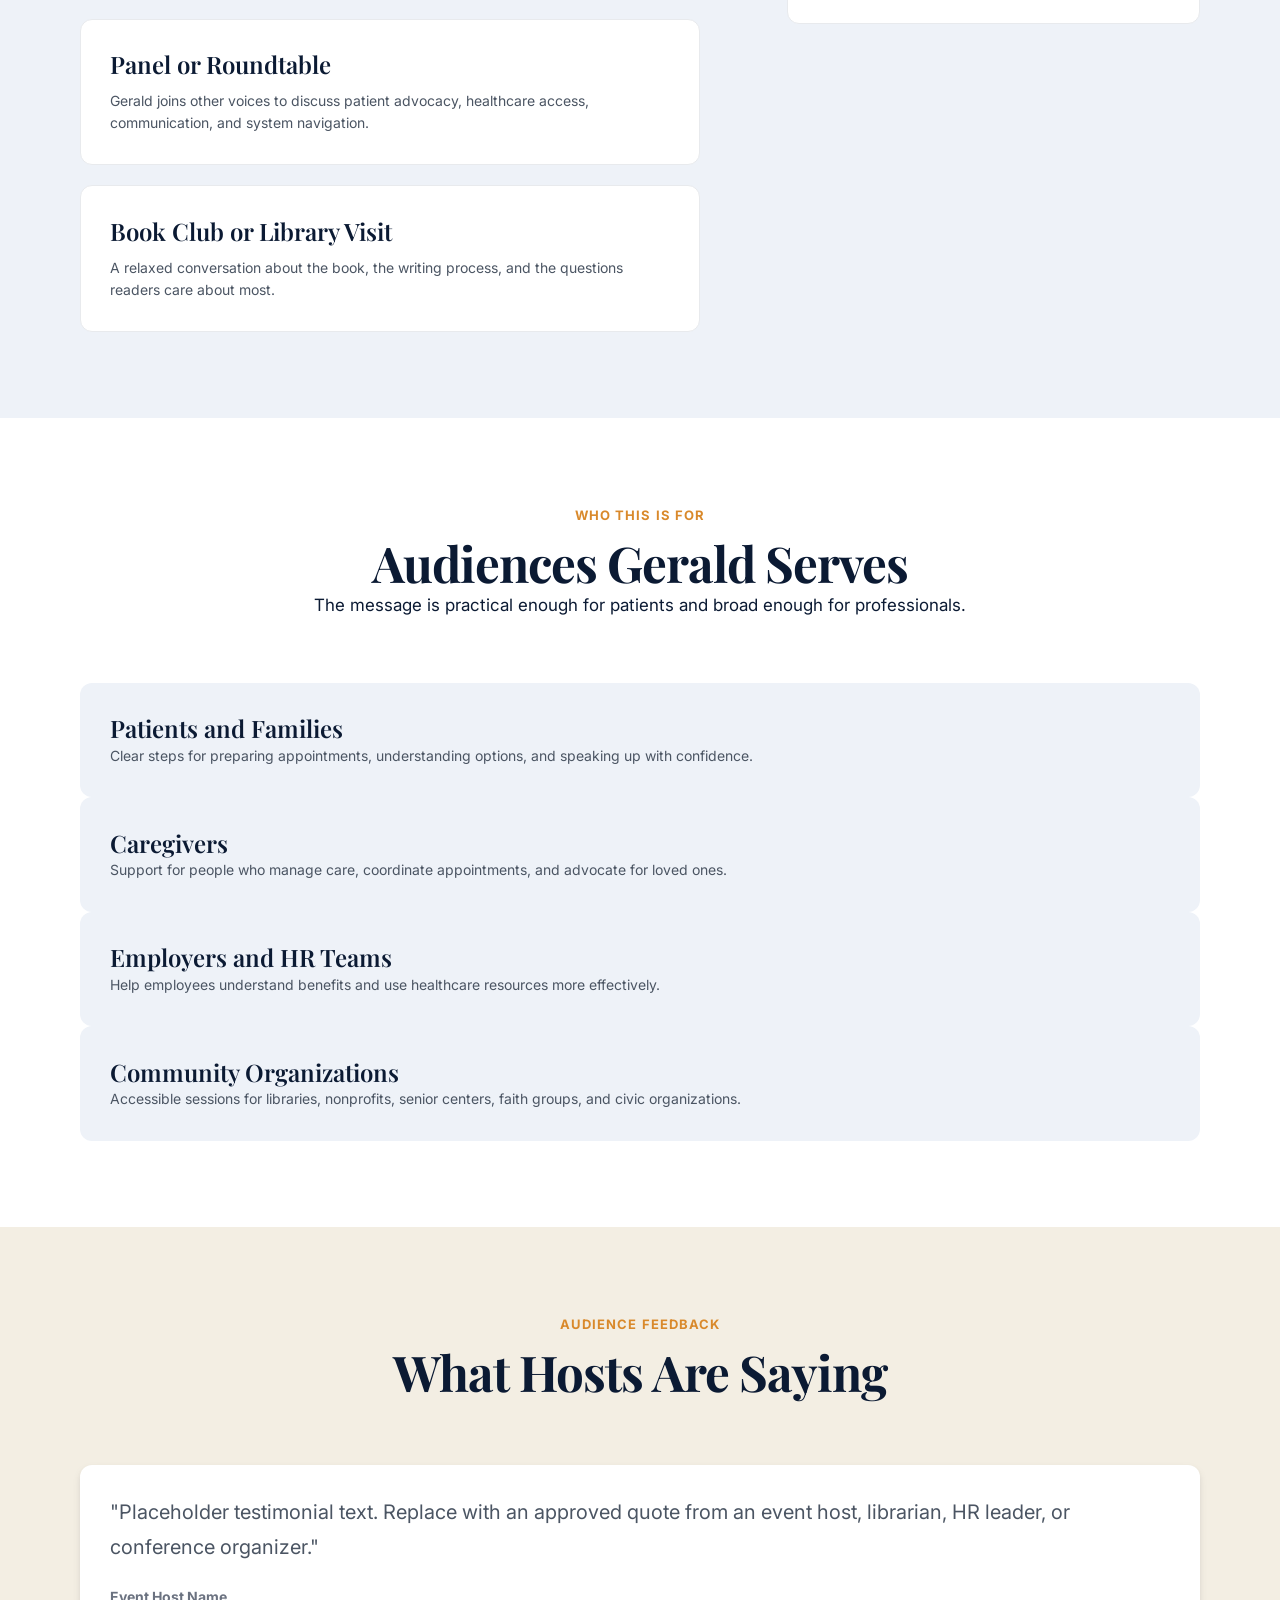
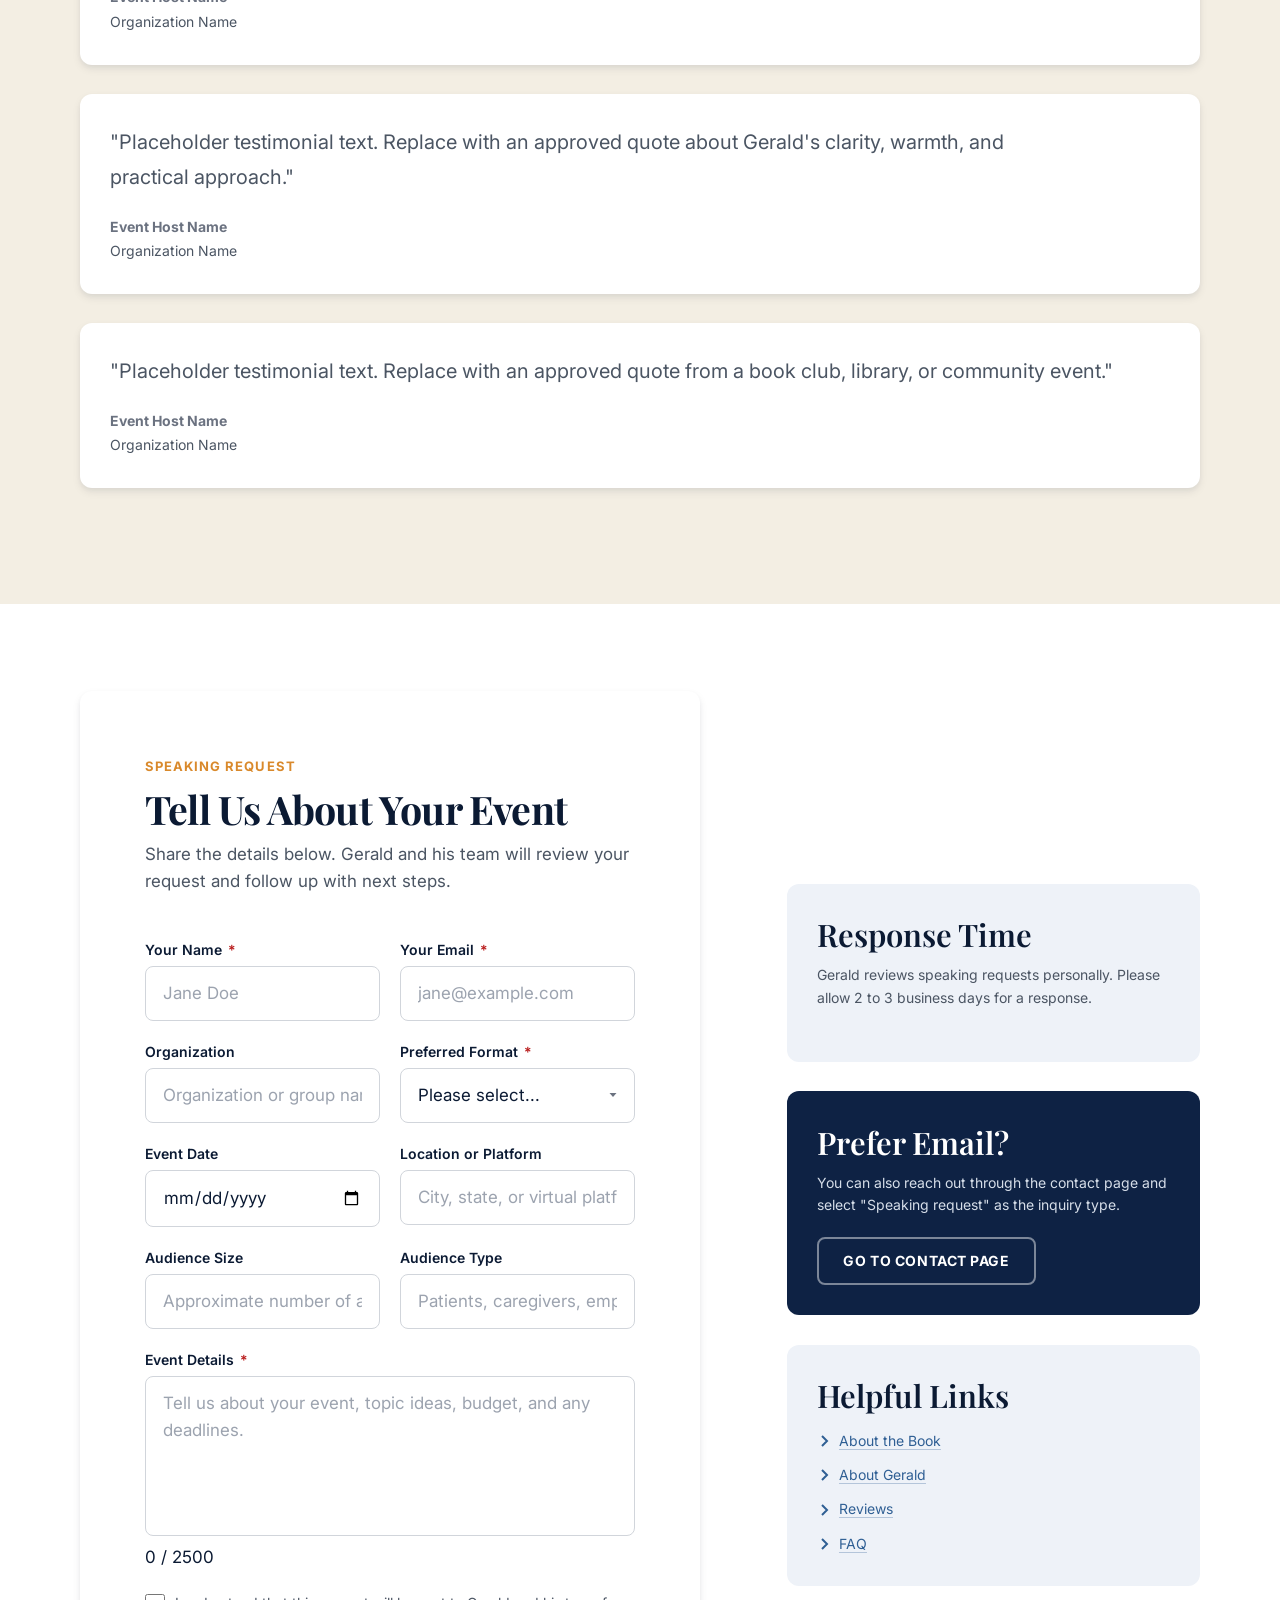
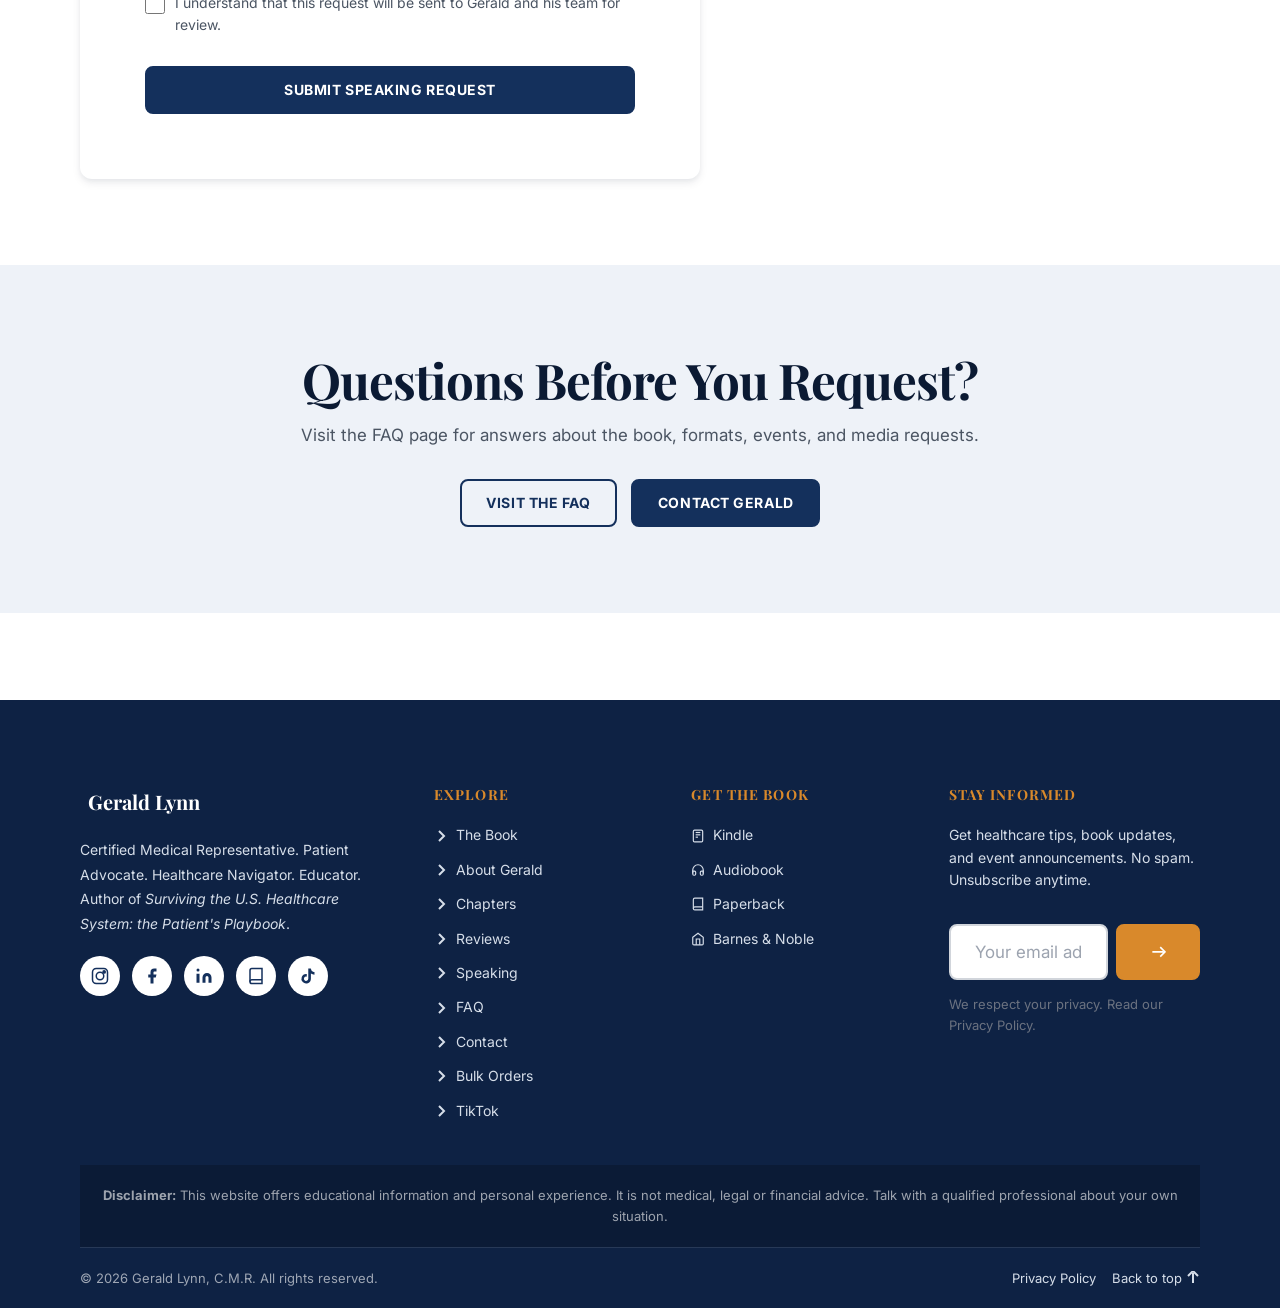
<file: speaking/index.html>
<!DOCTYPE html>
<html lang="en" dir="ltr">
<head>
  <!-- ==================================================================
       Gerald Lynn, C.M.R. - Speaking
       File: speaking/index.html
       ================================================================== -->
  <meta charset="UTF-8">
  <meta name="viewport" content="width=device-width, initial-scale=1.0">
  <meta http-equiv="X-UA-Compatible" content="IE=edge">

  <!-- Primary Meta -->
  <title>Speaking Requests | Gerald Lynn, C.M.R.</title>
  <meta name="description" content="Invite Gerald Lynn, C.M.R. to speak about patient advocacy, healthcare navigation, and surviving the U.S. healthcare system. Request a keynote, workshop, panel, or book club event.">
  <meta name="author" content="Gerald Lynn, C.M.R.">
  <meta name="robots" content="index, follow">
  <link rel="canonical" href="https://authorgeraldlynn.com/speaking/">

  <!-- Open Graph -->
  <meta property="og:type" content="website">
  <meta property="og:title" content="Speaking Requests | Gerald Lynn, C.M.R.">
  <meta property="og:description" content="Invite Gerald Lynn, C.M.R. to speak about patient advocacy, healthcare navigation, and surviving the U.S. healthcare system.">
  <meta property="og:url" content="https://authorgeraldlynn.com/speaking/">
  <meta property="og:site_name" content="Gerald Lynn, C.M.R.">
  <!-- TODO: Replace with actual OG image once Gerald provides one -->
  <meta property="og:image" content="https://authorgeraldlynn.com/assets/images/book-cover-front-800w.jpg">
  <meta property="og:image:width" content="800">
  <meta property="og:image:height" content="1200">
  <meta property="og:locale" content="en_US">

  <!-- Twitter Card -->
  <meta name="twitter:card" content="summary_large_image">
  <meta name="twitter:title" content="Speaking Requests | Gerald Lynn, C.M.R.">
  <meta name="twitter:description" content="Invite Gerald Lynn, C.M.R. to speak about patient advocacy, healthcare navigation, and surviving the U.S. healthcare system.">
  <!-- TODO: Replace with actual Twitter image -->
  <meta name="twitter:image" content="https://authorgeraldlynn.com/assets/images/book-cover-front-800w.jpg">

  <!-- Favicon (TODO: Gerald to provide favicon files) -->
  <link rel="icon" href="../favicon.ico" sizes="any">
  <link rel="icon" href="../favicon.svg" type="image/svg+xml">
  <link rel="apple-touch-icon" href="../apple-touch-icon.png">

  <!-- Preconnect for Google Fonts -->
  <link rel="preconnect" href="https://fonts.googleapis.com">
  <link rel="preconnect" href="https://fonts.gstatic.com" crossorigin>

  <!-- Google Fonts: Playfair Display + Inter -->
  <link
    href="https://fonts.googleapis.com/css2?family=Playfair+Display:wght@600;700&family=Inter:wght@400;500;600&display=swap"
    rel="stylesheet"
  >

  <!-- Stylesheets -->
  <link rel="stylesheet" href="../css/style.css">
  <link rel="stylesheet" href="../css/header.css">
  <link rel="stylesheet" href="../css/footer.css">
  <link rel="stylesheet" href="../css/responsive.css">

  <!-- JSON-LD: WebPage and Service -->
  <script type="application/ld+json">
  {
    "@context": "https://schema.org",
    "@type": "WebPage",
    "name": "Speaking Requests | Gerald Lynn, C.M.R.",
    "description": "Invite Gerald Lynn, C.M.R. to speak about patient advocacy, healthcare navigation, and surviving the U.S. healthcare system.",
    "url": "https://authorgeraldlynn.com/speaking/",
    "mainEntity": {
      "@type": "Service",
      "name": "Speaking and Presentations",
      "serviceType": "Keynotes, workshops, panels, and book club events",
      "provider": {
        "@type": "Person",
        "name": "Gerald Lynn, C.M.R.",
        "url": "https://authorgeraldlynn.com/author/"
      },
      "areaServed": "United States",
      "description": "Speaking engagements focused on patient advocacy, healthcare navigation, and practical tools for surviving the U.S. healthcare system."
    }
  }
  </script>
</head>

<body class="page-speaking">

  <!-- Skip to main content (accessibility) -->
  <a href="#main-content" class="skip-link">Skip to main content</a>

  <!-- Reading progress bar -->
  <div class="reading-progress" aria-hidden="true"></div>

  <!-- ================================================================
       SITE HEADER (SUBFOLDER PAGE)
       ================================================================ -->
  <header class="site-header" role="banner">
    <div class="header__inner">

      <!-- Logo / Wordmark -->
      <a href="../index.html" class="header__logo" aria-label="Gerald Lynn, C.M.R., homepage">
        <span class="header__wordmark">Gerald Lynn, <abbr title="Certified Medical Representative">C.M.R.</abbr></span>
      </a>

      <!-- Main Navigation -->
      <nav class="nav" aria-label="Main navigation">
        <button class="nav__toggle" aria-expanded="false" aria-controls="nav-menu" aria-label="Open navigation menu" type="button">
          <span class="nav__toggle-bar"></span>
          <span class="nav__toggle-bar"></span>
          <span class="nav__toggle-bar"></span>
        </button>

        <ul class="nav__list" id="nav-menu" role="list">
          <li class="nav__item"><a href="../index.html" class="nav__link">Home</a></li>
          <li class="nav__item"><a href="../about/index.html" class="nav__link">The Book</a></li>
          <li class="nav__item"><a href="../author/index.html" class="nav__link">About Gerald</a></li>
          <li class="nav__item"><a href="../chapters/index.html" class="nav__link">Chapters</a></li>
          <li class="nav__item"><a href="../reviews/index.html" class="nav__link">Reviews</a></li>
          <li class="nav__item"><a href="../speaking/index.html" class="nav__link nav__link--active" aria-current="page">Speaking</a></li>
          <li class="nav__item"><a href="../faq/index.html" class="nav__link">FAQ</a></li>
          <li class="nav__item"><a href="../buy/index.html" class="nav__link">Buy</a></li>
          <li class="nav__item"><a href="../contact/index.html" class="nav__link">Contact</a></li>
        </ul>
      </nav>

      <!-- Buy CTA -->
      <a href="https://www.amazon.com/dp/B0FXCZVW2J" class="btn btn--gold btn--sm header__cta" data-config="kindleUrl">
        Buy on Amazon
      </a>

    </div>
  </header>

  <!-- ================================================================
       MAIN CONTENT
       ================================================================ -->
  <main id="main-content" tabindex="-1">

    <!-- ==============================================================
         SECTION 1: PAGE HERO
         ============================================================== -->
    <section class="page-hero page-hero--navy" aria-labelledby="speaking-hero-heading">
      <div class="page-hero__pattern"></div>
      <div class="container">

        <div class="page-hero__content reveal reveal-left" style="max-width: 840px;">
          <nav class="page-hero__breadcrumb" aria-label="Breadcrumb">
            <a href="../index.html">Home</a>
            <span class="sep">/</span>
            <span aria-current="page">Speaking</span>
          </nav>

          <span class="overline" style="color: var(--gold-light);">Practical. Personal. Plainspoken.</span>
          <h1 id="speaking-hero-heading" class="display" style="color: var(--white); margin-bottom: var(--sp-md);">
            Bring Gerald to Your Audience
          </h1>
          <p class="subtitle" style="color: var(--text-on-navy); margin-bottom: var(--sp-xl);">
            Gerald Lynn, C.M.R. speaks about patient advocacy, healthcare navigation, and the real-world lessons behind <em>Surviving the U.S. Healthcare System</em>.
          </p>
          <div style="display: flex; flex-wrap: wrap; gap: var(--sp-sm);">
            <a href="#speaking-request" class="btn btn--primary btn--lg">Request a Speaking Event</a>
            <a href="../about/index.html" class="btn btn--outline btn--lg" style="color: var(--white); border-color: rgba(255,255,255,0.45);">Learn About the Book</a>
          </div>
        </div>

      </div>
    </section>

    <!-- ==============================================================
         SECTION 2: INTRODUCTION
         ============================================================== -->
    <section class="section section--cream" aria-labelledby="speaking-intro-heading">
      <div class="container container--narrow text-center reveal">
        <span class="overline">Speaking Overview</span>
        <h2 id="speaking-intro-heading" class="section__title" style="margin-bottom: var(--sp-md);">
          Clear Guidance for a Complicated System
        </h2>
        <p class="text-secondary" style="font-size: var(--fs-lg); line-height: 1.7;">
          Gerald brings years of frontline healthcare experience to every presentation. His talks are designed to help audiences understand the system, ask better questions, and take practical steps with confidence.
        </p>
        <p class="text-secondary" style="margin-top: var(--sp-md);">
          Whether your audience is made up of patients, caregivers, employers, librarians, healthcare professionals, or book club readers, Gerald tailors each event to the people in the room.
        </p>
      </div>
    </section>

    <!-- ==============================================================
         SECTION 3: SPEAKING TOPICS
         ============================================================== -->
    <section class="section" aria-labelledby="speaking-topics-heading">
      <div class="container">

        <div class="section__header text-center reveal">
          <span class="overline">Signature Topics</span>
          <h2 id="speaking-topics-heading" class="section__title">What Gerald Speaks About</h2>
          <p class="section__subtitle">
            Every event is customized, but these are the themes audiences ask for most often.
          </p>
        </div>

        <div class="grid-3" style="margin-top: var(--sp-2xl);">

          <!-- Topic 1 -->
          <article class="panel panel--shadow reveal reveal-up">
            <div class="icon-badge" aria-hidden="true">
              <svg viewBox="0 0 24 24" fill="none" stroke="currentColor" stroke-width="2" style="width: 28px; height: 28px;">
                <path d="M12 21s-7-4.35-7-10a7 7 0 0 1 14 0c0 5.65-7 10-7 10z"/>
                <circle cx="12" cy="11" r="2.5"/>
              </svg>
            </div>
            <h3 class="h4" style="margin-top: var(--sp-md);">Patient Advocacy</h3>
            <p class="text-secondary">
              How patients and families can speak up, ask better questions, document care, and navigate confusing systems with confidence.
            </p>
          </article>

          <!-- Topic 2 -->
          <article class="panel panel--shadow reveal reveal-up">
            <div class="icon-badge" aria-hidden="true">
              <svg viewBox="0 0 24 24" fill="none" stroke="currentColor" stroke-width="2" style="width: 28px; height: 28px;">
                <path d="M4 19.5A2.5 2.5 0 0 1 6.5 17H20"/>
                <path d="M6.5 2H20v20H6.5A2.5 2.5 0 0 1 4 19.5v-15A2.5 2.5 0 0 1 6.5 2z"/>
                <line x1="8" y1="7" x2="16" y2="7"/>
                <line x1="8" y1="11" x2="14" y2="11"/>
              </svg>
            </div>
            <h3 class="h4" style="margin-top: var(--sp-md);">Healthcare Navigation</h3>
            <p class="text-secondary">
              Practical tools for understanding coverage, preparing for appointments, organizing records, and reducing avoidable stress.
            </p>
          </article>

          <!-- Topic 3 -->
          <article class="panel panel--shadow reveal reveal-up">
            <div class="icon-badge" aria-hidden="true">
              <svg viewBox="0 0 24 24" fill="none" stroke="currentColor" stroke-width="2" style="width: 28px; height: 28px;">
                <circle cx="12" cy="12" r="9"/>
                <path d="M12 7v5l3 2"/>
              </svg>
            </div>
            <h3 class="h4" style="margin-top: var(--sp-md);">The Patient's Playbook</h3>
            <p class="text-secondary">
              A plain-language walk through the core lessons of the book, with actionable takeaways audiences can use immediately.
            </p>
          </article>

          <!-- Topic 4 -->
          <article class="panel panel--shadow reveal reveal-up">
            <div class="icon-badge" aria-hidden="true">
              <svg viewBox="0 0 24 24" fill="none" stroke="currentColor" stroke-width="2" style="width: 28px; height: 28px;">
                <path d="M17 21v-2a4 4 0 0 0-4-4H5a4 4 0 0 0-4 4v2"/>
                <circle cx="9" cy="7" r="4"/>
                <path d="M23 21v-2a4 4 0 0 0-3-3.87"/>
                <path d="M16 3.13a4 4 0 0 1 0 7.75"/>
              </svg>
            </div>
            <h3 class="h4" style="margin-top: var(--sp-md);">Caregiver Support</h3>
            <p class="text-secondary">
              Guidance for family members and caregivers who are managing appointments, medications, insurance questions, and care transitions.
            </p>
          </article>

          <!-- Topic 5 -->
          <article class="panel panel--shadow reveal reveal-up">
            <div class="icon-badge" aria-hidden="true">
              <svg viewBox="0 0 24 24" fill="none" stroke="currentColor" stroke-width="2" style="width: 28px; height: 28px;">
                <rect x="3" y="4" width="18" height="16" rx="2"/>
                <path d="M7 8h10"/>
                <path d="M7 12h10"/>
                <path d="M7 16h6"/>
              </svg>
            </div>
            <h3 class="h4" style="margin-top: var(--sp-md);">Employer and HR Sessions</h3>
            <p class="text-secondary">
              Help employees understand their benefits, use healthcare resources wisely, and communicate more effectively with providers.
            </p>
          </article>

          <!-- Topic 6 -->
          <article class="panel panel--shadow reveal reveal-up">
            <div class="icon-badge" aria-hidden="true">
              <svg viewBox="0 0 24 24" fill="none" stroke="currentColor" stroke-width="2" style="width: 28px; height: 28px;">
                <path d="M12 3l2.6 5.3 5.9.9-4.3 4.2 1 5.9L12 16.5 6.8 19.3l1-5.9-4.3-4.2 5.9-.9z"/>
              </svg>
            </div>
            <h3 class="h4" style="margin-top: var(--sp-md);">Book Club and Library Events</h3>
            <p class="text-secondary">
              Warm, discussion-friendly sessions for readers, librarians, and community groups exploring the book and its themes.
            </p>
          </article>

        </div>
      </div>
    </section>

    <!-- ==============================================================
         SECTION 4: FORMATS
         ============================================================== -->
    <section class="section section--ice" aria-labelledby="speaking-formats-heading">
      <div class="container">

        <div class="grid-60-40" style="align-items: start;">

          <div class="reveal reveal-left">
            <span class="overline">Formats</span>
            <h2 id="speaking-formats-heading" class="section__title" style="margin-bottom: var(--sp-md);">
              A Format That Fits Your Event
            </h2>
            <p class="text-secondary" style="margin-bottom: var(--sp-lg);">
              Gerald can join your event in person or remotely, depending on schedule and location. Each session is prepared with your audience in mind.
            </p>

            <div class="stack" style="display: grid; gap: var(--sp-md);">

              <div class="panel panel--white" style="padding: var(--sp-lg);">
                <h3 class="h5">Keynote or Fireside Chat</h3>
                <p class="text-secondary text-sm" style="margin-top: var(--sp-xs);">
                  A focused talk with time for Q and A. Best for conferences, employee events, community gatherings, and healthcare summits.
                </p>
              </div>

              <div class="panel panel--white" style="padding: var(--sp-lg);">
                <h3 class="h5">Workshop or Training Session</h3>
                <p class="text-secondary text-sm" style="margin-top: var(--sp-xs);">
                  A practical, interactive session with worksheets, scenarios, and guided discussion. Best for smaller groups and teams.
                </p>
              </div>

              <div class="panel panel--white" style="padding: var(--sp-lg);">
                <h3 class="h5">Panel or Roundtable</h3>
                <p class="text-secondary text-sm" style="margin-top: var(--sp-xs);">
                  Gerald joins other voices to discuss patient advocacy, healthcare access, communication, and system navigation.
                </p>
              </div>

              <div class="panel panel--white" style="padding: var(--sp-lg);">
                <h3 class="h5">Book Club or Library Visit</h3>
                <p class="text-secondary text-sm" style="margin-top: var(--sp-xs);">
                  A relaxed conversation about the book, the writing process, and the questions readers care about most.
                </p>
              </div>

            </div>
          </div>

          <aside class="reveal reveal-right">
            <div class="panel panel--navy" style="padding: var(--sp-xl); margin-bottom: var(--sp-lg);">
              <h3 class="h4" style="color: var(--white); margin-bottom: var(--sp-sm);">What to Include in Your Request</h3>
              <ul class="check-list" style="color: var(--text-on-navy);">
                <li>Event date and time</li>
                <li>Event location or platform</li>
                <li>Audience size and type</li>
                <li>Preferred format</li>
                <li>Topic or theme</li>
                <li>Any deadlines or budget details</li>
              </ul>
            </div>

            <div class="panel panel--gold" style="padding: var(--sp-xl);">
              <h3 class="h4" style="margin-bottom: var(--sp-sm);">A Note on Scheduling</h3>
              <p class="text-sm">
                Gerald reviews each request personally. Availability varies by season and location.
                <br><br>
                <span class="text-xs" style="opacity: 0.75;"></span>
              </p>
            </div>
          </aside>

        </div>
      </div>
    </section>

    <!-- ==============================================================
         SECTION 5: AUDIENCE AND OUTCOMES
         ============================================================== -->
    <section class="section" aria-labelledby="speaking-audience-heading">
      <div class="container">

        <div class="section__header text-center reveal">
          <span class="overline">Who This Is For</span>
          <h2 id="speaking-audience-heading" class="section__title">Audiences Gerald Serves</h2>
          <p class="section__subtitle">
            The message is practical enough for patients and broad enough for professionals.
          </p>
        </div>

        <div class="grid-4" style="margin-top: var(--sp-2xl);">

          <div class="panel panel--ice reveal reveal-up">
            <h3 class="h5">Patients and Families</h3>
            <p class="text-secondary text-sm">
              Clear steps for preparing appointments, understanding options, and speaking up with confidence.
            </p>
          </div>

          <div class="panel panel--ice reveal reveal-up">
            <h3 class="h5">Caregivers</h3>
            <p class="text-secondary text-sm">
              Support for people who manage care, coordinate appointments, and advocate for loved ones.
            </p>
          </div>

          <div class="panel panel--ice reveal reveal-up">
            <h3 class="h5">Employers and HR Teams</h3>
            <p class="text-secondary text-sm">
              Help employees understand benefits and use healthcare resources more effectively.
            </p>
          </div>

          <div class="panel panel--ice reveal reveal-up">
            <h3 class="h5">Community Organizations</h3>
            <p class="text-secondary text-sm">
              Accessible sessions for libraries, nonprofits, senior centers, faith groups, and civic organizations.
            </p>
          </div>

        </div>
      </div>
    </section>

    <!-- ==============================================================
         SECTION 6: TESTIMONIALS PLACEHOLDER
         ============================================================== -->
    <section class="section section--cream" aria-labelledby="speaking-testimonials-heading">
      <div class="container">

        <div class="section__header text-center reveal">
          <span class="overline">Audience Feedback</span>
          <h2 id="speaking-testimonials-heading" class="section__title">What Hosts Are Saying</h2>
          <p class="section__subtitle">
            
          </p>
        </div>

        <div class="grid-3" style="margin-top: var(--sp-2xl);">

          <blockquote class="panel panel--shadow reveal reveal-up">
            <p class="text-secondary">
              "Placeholder testimonial text. Replace with an approved quote from an event host, librarian, HR leader, or conference organizer."
            </p>
            <footer class="text-sm" style="margin-top: var(--sp-md); font-weight: 700;">
              Event Host Name
              <span class="text-secondary" style="display: block; font-weight: 400;">Organization Name</span>
            </footer>
          </blockquote>

          <blockquote class="panel panel--shadow reveal reveal-up">
            <p class="text-secondary">
              "Placeholder testimonial text. Replace with an approved quote about Gerald's clarity, warmth, and practical approach."
            </p>
            <footer class="text-sm" style="margin-top: var(--sp-md); font-weight: 700;">
              Event Host Name
              <span class="text-secondary" style="display: block; font-weight: 400;">Organization Name</span>
            </footer>
          </blockquote>

          <blockquote class="panel panel--shadow reveal reveal-up">
            <p class="text-secondary">
              "Placeholder testimonial text. Replace with an approved quote from a book club, library, or community event."
            </p>
            <footer class="text-sm" style="margin-top: var(--sp-md); font-weight: 700;">
              Event Host Name
              <span class="text-secondary" style="display: block; font-weight: 400;">Organization Name</span>
            </footer>
          </blockquote>

        </div>
      </div>
    </section>

    <!-- ==============================================================
         SECTION 7: SPEAKING REQUEST FORM
         ============================================================== -->
    <section class="section" id="speaking-request" aria-labelledby="speaking-form-heading">
      <div class="container">

        <div class="grid-60-40">

          <!-- Request Form -->
          <div class="reveal reveal-left">
            <div class="panel panel--shadow" style="padding: var(--sp-2xl);">
              <span class="overline">Speaking Request</span>
              <h2 id="speaking-form-heading" class="section__title" style="font-size: var(--fs-2xl); margin-bottom: var(--sp-xs);">
                Tell Us About Your Event
              </h2>
              <p class="text-secondary" style="margin-bottom: var(--sp-xl);">
                Share the details below. Gerald and his team will review your request and follow up with next steps.
              </p>

              <form data-form="contact" action="https://formspree.io/f/mdeejpdq" method="POST" novalidate>
                <!-- Hidden inquiry type -->
                <input type="hidden" name="form_type" value="speaking">
                <input type="hidden" name="inquiry_type" value="speaking">

                <!-- Honeypot -->
                <div class="hp-field-wrap" aria-hidden="true" style="position: absolute; left: -9999px;">
                  <label for="speaking-gotcha">Leave this field empty</label>
                  <input type="text" id="speaking-gotcha" name="_gotcha" class="hp-field" tabindex="-1" autocomplete="off">
                </div>

                <div class="form-row">
                  <div class="form-group">
                    <label for="speaking-name" class="form-label">Your Name <span class="required">*</span></label>
                    <input type="text" id="speaking-name" name="name" required data-validate="required|name" class="form-input" placeholder="Jane Doe" autocomplete="name">
                  </div>
                  <div class="form-group">
                    <label for="speaking-email" class="form-label">Your Email <span class="required">*</span></label>
                    <input type="email" id="speaking-email" name="email" required data-validate="required|email" class="form-input" placeholder="jane@example.com" autocomplete="email">
                  </div>
                </div>

                <div class="form-row">
                  <div class="form-group">
                    <label for="speaking-organization" class="form-label">Organization</label>
                    <input type="text" id="speaking-organization" name="organization" class="form-input" placeholder="Organization or group name" autocomplete="organization">
                  </div>
                  <div class="form-group">
                    <label for="speaking-format" class="form-label">Preferred Format <span class="required">*</span></label>
                    <select id="speaking-format" name="format" required data-validate="required" class="form-select">
                      <option value="">Please select...</option>
                      <option value="keynote">Keynote or fireside chat</option>
                      <option value="workshop">Workshop or training session</option>
                      <option value="panel">Panel or roundtable</option>
                      <option value="book-club">Book club or library visit</option>
                      <option value="virtual">Virtual event</option>
                      <option value="other">Other</option>
                    </select>
                  </div>
                </div>

                <div class="form-row">
                  <div class="form-group">
                    <label for="speaking-date" class="form-label">Event Date</label>
                    <input type="date" id="speaking-date" name="event_date" class="form-input">
                  </div>
                  <div class="form-group">
                    <label for="speaking-location" class="form-label">Location or Platform</label>
                    <input type="text" id="speaking-location" name="location" class="form-input" placeholder="City, state, or virtual platform">
                  </div>
                </div>

                <div class="form-row">
                  <div class="form-group">
                    <label for="speaking-audience-size" class="form-label">Audience Size</label>
                    <input type="text" id="speaking-audience-size" name="audience_size" class="form-input" placeholder="Approximate number of attendees">
                  </div>
                  <div class="form-group">
                    <label for="speaking-audience-type" class="form-label">Audience Type</label>
                    <input type="text" id="speaking-audience-type" name="audience_type" class="form-input" placeholder="Patients, caregivers, employees, students, etc.">
                  </div>
                </div>

                <div class="form-group">
                  <label for="speaking-message" class="form-label">Event Details <span class="required">*</span></label>
                  <textarea id="speaking-message" name="message" required data-validate="required|minLength:10" class="form-textarea" placeholder="Tell us about your event, topic ideas, budget, and any deadlines." data-autoresize="true" maxlength="2500" data-char-count="true"></textarea>
                </div>

                <div class="form-group" style="margin-bottom: var(--sp-lg);">
                  <label class="form-check">
                    <input type="checkbox" name="consent" required>
                    <span class="form-check-label">I understand that this request will be sent to Gerald and his team for review.</span>
                  </label>
                </div>

                <button type="submit" class="btn btn--primary btn--lg" style="width: 100%;">
                  Submit Speaking Request
                </button>
              </form>
            </div>
          </div>

          <!-- Sidebar -->
          <aside class="reveal reveal-right">

            <div class="panel panel--ice" style="margin-bottom: var(--sp-lg);">
              <h3 class="h4" style="margin-bottom: var(--sp-xs);">Response Time</h3>
              <p class="text-sm text-secondary">
                Gerald reviews speaking requests personally. Please allow 2 to 3 business days for a response.
                <br><br>
                <span class="text-xs" style="opacity: 0.7;"></span>
              </p>
            </div>

            <div class="panel panel--navy" style="margin-bottom: var(--sp-lg);">
              <h3 class="h4" style="color: var(--white); margin-bottom: var(--sp-xs);">Prefer Email?</h3>
              <p class="text-sm" style="color: var(--text-on-navy); margin-bottom: var(--sp-md);">
                You can also reach out through the contact page and select "Speaking request" as the inquiry type.
              </p>
              <a href="../contact/index.html" class="btn btn--outline btn--sm" style="color: var(--white); border-color: rgba(255,255,255,0.45);">
                Go to Contact Page
              </a>
            </div>

            <div class="panel panel--ice">
              <h3 class="h4" style="margin-bottom: var(--sp-sm);">Helpful Links</h3>
              <div class="footer-links">
                <a href="../about/index.html" class="footer-link">
                  <svg viewBox="0 0 14 14" fill="none" stroke="currentColor" stroke-width="2"><path d="M5 2l5 5-5 5"/></svg> About the Book
                </a>
                <a href="../author/index.html" class="footer-link">
                  <svg viewBox="0 0 14 14" fill="none" stroke="currentColor" stroke-width="2"><path d="M5 2l5 5-5 5"/></svg> About Gerald
                </a>
                <a href="../reviews/index.html" class="footer-link">
                  <svg viewBox="0 0 14 14" fill="none" stroke="currentColor" stroke-width="2"><path d="M5 2l5 5-5 5"/></svg> Reviews
                </a>
                <a href="../faq/index.html" class="footer-link">
                  <svg viewBox="0 0 14 14" fill="none" stroke="currentColor" stroke-width="2"><path d="M5 2l5 5-5 5"/></svg> FAQ
                </a>
              </div>
            </div>

          </aside>

        </div>
      </div>
    </section>

    <!-- ==============================================================
         SECTION 8: FAQ CTA
         ============================================================== -->
    <section class="section section--ice" aria-labelledby="speaking-faq-heading">
      <div class="container container--narrow text-center reveal">
        <h2 id="speaking-faq-heading" class="section__title" style="margin-bottom: var(--sp-sm);">
          Questions Before You Request?
        </h2>
        <p class="text-secondary" style="margin-bottom: var(--sp-lg);">
          Visit the FAQ page for answers about the book, formats, events, and media requests.
        </p>
        <div style="display: flex; flex-wrap: wrap; gap: var(--sp-sm); justify-content: center;">
          <a href="../faq/index.html" class="btn btn--outline btn--lg">Visit the FAQ</a>
          <a href="../contact/index.html" class="btn btn--primary btn--lg">Contact Gerald</a>
        </div>
      </div>
    </section>

  </main>

  <!-- ================================================================
       SITE FOOTER (SUBFOLDER PAGE)
       ================================================================ -->
  <footer class="site-footer" role="contentinfo">
    <div class="footer-main container">
      <div class="footer-grid">

        <!-- Column 1: About -->
        <div class="footer-about">
          <a href="../index.html" class="footer-about__logo" aria-label="Gerald Lynn - Home">
            <span class="footer-about__logo-mark" aria-hidden="true"></span>
            <span class="footer-about__logo-name">Gerald Lynn</span>
          </a>
          <p class="footer-about__desc">
            Certified Medical Representative. Patient Advocate. Healthcare Navigator. Educator. Author of <em>Surviving the U.S. Healthcare System: the Patient's Playbook</em>.
          </p>
          <div class="footer-social">
            <a href="https://www.instagram.com/geraldlynn.author/" target="_blank" rel="noopener noreferrer" class="social-icon" aria-label="Instagram">
              <svg viewBox="0 0 24 24" fill="none" stroke="currentColor" stroke-width="2"><rect x="2" y="2" width="20" height="20" rx="5"/><circle cx="12" cy="12" r="5"/><circle cx="17.5" cy="6.5" r="1.5" fill="currentColor"/></svg>
            </a>
            <a href="https://www.facebook.com/p/Gerald-Lynn-61577333356109/" target="_blank" rel="noopener noreferrer" class="social-icon" aria-label="Facebook">
              <svg viewBox="0 0 24 24" fill="currentColor"><path d="M18 2h-3a5 5 0 0 0-5 5v3H7v4h3v8h4v-8h3l1-4h-4V7a1 1 0 0 1 1-1h3z"/></svg>
            </a>
            <a href="https://www.linkedin.com/in/gerald-lynn-c-m-r-1866a930" target="_blank" rel="noopener noreferrer" class="social-icon" aria-label="LinkedIn">
              <svg viewBox="0 0 24 24" fill="currentColor"><path d="M16 8a6 6 0 0 1 6 6v7h-4v-7a2 2 0 0 0-4 0v7h-4v-7a6 6 0 0 1 6-6z"/><rect x="2" y="9" width="4" height="12"/><circle cx="4" cy="4" r="2"/></svg>
            </a>
            <a href="https://www.goodreads.com/author/show/60993565.Gerald_Lynn_C_M_R_" target="_blank" rel="noopener noreferrer" class="social-icon" aria-label="Goodreads">
              <svg viewBox="0 0 24 24" fill="none" stroke="currentColor" stroke-width="2"><path d="M4 19.5A2.5 2.5 0 0 1 6.5 17H20"/><path d="M6.5 2H20v20H6.5A2.5 2.5 0 0 1 4 19.5v-15A2.5 2.5 0 0 1 6.5 2z"/></svg>
            </a>
            <a href="https://www.tiktok.com/@glynnauthor" target="_blank" rel="noopener noreferrer" class="social-icon" aria-label="TikTok">
              <svg viewBox="0 0 24 24" fill="currentColor"><path d="M19.59 6.69a4.83 4.83 0 0 1-3.77-4.25V2h-3.45v13.67a2.89 2.89 0 0 1-5.2 1.74 2.89 2.89 0 0 1 2.31-4.64 2.93 2.93 0 0 1 .88.13V9.4a6.84 6.84 0 0 0-1-.05A6.33 6.33 0 0 0 5 20.1a6.34 6.34 0 0 0 10.86-4.43v-7a8.16 8.16 0 0 0 4.77 1.52v-3.4a4.85 4.85 0 0 1-1-.1z"/></svg>
            </a>
          </div>
        </div>

        <!-- Column 2: Pages -->
        <div>
          <h3 class="footer-heading">Explore</h3>
          <div class="footer-links">
            <a href="../about/index.html" class="footer-link">
              <svg viewBox="0 0 14 14" fill="none" stroke="currentColor" stroke-width="2"><path d="M5 2l5 5-5 5"/></svg> The Book
            </a>
            <a href="../author/index.html" class="footer-link">
              <svg viewBox="0 0 14 14" fill="none" stroke="currentColor" stroke-width="2"><path d="M5 2l5 5-5 5"/></svg> About Gerald
            </a>
            <a href="../chapters/index.html" class="footer-link">
              <svg viewBox="0 0 14 14" fill="none" stroke="currentColor" stroke-width="2"><path d="M5 2l5 5-5 5"/></svg> Chapters
            </a>
            <a href="../reviews/index.html" class="footer-link">
              <svg viewBox="0 0 14 14" fill="none" stroke="currentColor" stroke-width="2"><path d="M5 2l5 5-5 5"/></svg> Reviews
            </a>
            <a href="../speaking/index.html" class="footer-link">
              <svg viewBox="0 0 14 14" fill="none" stroke="currentColor" stroke-width="2"><path d="M5 2l5 5-5 5"/></svg> Speaking
            </a>
            <a href="../faq/index.html" class="footer-link">
              <svg viewBox="0 0 14 14" fill="none" stroke="currentColor" stroke-width="2"><path d="M5 2l5 5-5 5"/></svg> FAQ
            </a>
            <a href="../contact/index.html" class="footer-link">
              <svg viewBox="0 0 14 14" fill="none" stroke="currentColor" stroke-width="2"><path d="M5 2l5 5-5 5"/></svg> Contact
            </a>
            <a href="../buy/#bulk" class="footer-link">
              <svg viewBox="0 0 14 14" fill="none" stroke="currentColor" stroke-width="2"><path d="M5 2l5 5-5 5"/></svg> Bulk Orders
            </a>
            <a href="https://www.tiktok.com/@glynnauthor" target="_blank" rel="noopener noreferrer" class="footer-link">
              <svg viewBox="0 0 14 14" fill="none" stroke="currentColor" stroke-width="2"><path d="M5 2l5 5-5 5"/></svg> TikTok
            </a>
          </div>
        </div>

        <!-- Column 3: Get the Book -->
        <div>
          <h3 class="footer-heading">Get the Book</h3>
          <div class="footer-buy-links">
            <a href="https://www.amazon.com/dp/B0FXCZVW2J" target="_blank" rel="noopener noreferrer" class="footer-buy-link">
              <svg viewBox="0 0 24 24" fill="none" stroke="currentColor" stroke-width="2"><rect x="4" y="2" width="16" height="20" rx="2"/><line x1="8" y1="6" x2="16" y2="6"/><line x1="8" y1="10" x2="16" y2="10"/><line x1="8" y1="14" x2="12" y2="14"/></svg> Kindle
            </a>
            <a href="https://www.audible.com/pd/Surviving-the-US-Healthcare-System-Audiobook/B0GWP8TRR7" target="_blank" rel="noopener noreferrer" class="footer-buy-link">
              <svg viewBox="0 0 24 24" fill="none" stroke="currentColor" stroke-width="2"><path d="M3 18v-6a9 9 0 0 1 18 0v6"/><path d="M21 19a2 2 0 0 1-2 2h-1a2 2 0 0 1-2-2v-3a2 2 0 0 1 2-2h3v5z"/><path d="M3 19a2 2 0 0 0 2 2h1a2 2 0 0 0 2-2v-3a2 2 0 0 0-2-2H3v5z"/></svg> Audiobook
            </a>
            <a href="https://www.amazon.com/dp/B0FXDBZVSS" target="_blank" rel="noopener noreferrer" class="footer-buy-link">
              <svg viewBox="0 0 24 24" fill="none" stroke="currentColor" stroke-width="2"><path d="M4 19.5A2.5 2.5 0 0 1 6.5 17H20"/><path d="M6.5 2H20v20H6.5A2.5 2.5 0 0 1 4 19.5v-15A2.5 2.5 0 0 1 6.5 2z"/></svg> Paperback
            </a>
            <!-- TODO(GERALD): Hardcover link pending -->
            <a href="#" data-config="hardcoverUrl" class="footer-buy-link">
              <svg viewBox="0 0 24 24" fill="none" stroke="currentColor" stroke-width="2"><path d="M4 19.5A2.5 2.5 0 0 1 6.5 17H20"/><path d="M6.5 2H20v20H6.5A2.5 2.5 0 0 1 4 19.5v-15A2.5 2.5 0 0 1 6.5 2z"/><line x1="9" y1="6" x2="17" y2="6"/></svg> Hardcover
            </a>
            <a href="https://www.barnesandnoble.com/w/surviving-the-us-healthcare-system-gerald-lynn-c-m-r/1148602416?ean=9798349539831" target="_blank" rel="noopener noreferrer" class="footer-buy-link">
              <svg viewBox="0 0 24 24" fill="none" stroke="currentColor" stroke-width="2"><path d="M3 9l9-7 9 7v11a2 2 0 0 1-2 2H5a2 2 0 0 1-2-2z"/><polyline points="9 22 9 12 15 12 15 22"/></svg> Barnes &amp; Noble
            </a>
          </div>
        </div>

        <!-- Column 4: Newsletter -->
        <div class="footer-newsletter">
          <h3 class="footer-heading">Stay Informed</h3>
          <p class="footer-newsletter__desc">
            Get healthcare tips, book updates, and event announcements. No spam. Unsubscribe anytime.
          </p>
          <form class="newsletter-inline" id="footer-newsletter-form" data-form="newsletter" action="https://formspree.io/f/mdeejpdq" method="POST" novalidate>
            <input type="hidden" name="form_type" value="newsletter">
            <label for="footer-newsletter-email" class="sr-only">Email address</label>
            <input type="email" id="footer-newsletter-email" name="email" class="form-input" placeholder="Your email address" required autocomplete="email" aria-required="true">
            <div class="form-hp" aria-hidden="true">
              <label for="footer-nl-hp">Leave blank</label>
              <input type="text" id="footer-nl-hp" name="_gotcha" tabindex="-1" autocomplete="off">
            </div>
            <button type="submit" class="btn btn-on-dark">
              <svg viewBox="0 0 20 20" width="18" height="18" fill="none" stroke="currentColor" stroke-width="2" aria-hidden="true"><path d="M3 10h14M13 4l6 6-6 6"/></svg>
              <span class="sr-only">Subscribe</span>
            </button>
          </form>
          <div class="form-message form-message--success" id="footer-nl-success" role="alert" aria-live="polite" style="display:none;">
            <svg viewBox="0 0 20 20" width="20" height="20" fill="none" stroke="currentColor" stroke-width="2"><circle cx="10" cy="10" r="8"/><path d="M7 10l2 2 4-4"/></svg>
            You're subscribed. Welcome aboard.
          </div>
          <p class="footer-newsletter__note">We respect your privacy. Read our <a href="../privacy/index.html">Privacy Policy</a>.</p>
        </div>

      </div>
    </div>

    <!-- Disclaimer -->
    <div class="container">
      <div class="footer-disclaimer">
        <strong>Disclaimer:</strong> This website offers educational information and personal experience. It is not medical, legal or financial advice. Talk with a qualified professional about your own situation.
      </div>
    </div>

    <!-- Bottom bar: copyright and legal -->
    <div class="container">
      <div class="footer-bottom">
        <div class="footer-bottom__inner">
          <p class="footer-copyright">
            &copy; <span class="js-year">2025</span> Gerald Lynn, C.M.R. All rights reserved.
          </p>
          <div class="footer-legal">
            <a href="../privacy/index.html">Privacy Policy</a>
            <a href="#top" class="footer-back-to-top">
              Back to top
              <svg viewBox="0 0 14 14" fill="none" stroke="currentColor" stroke-width="2" aria-hidden="true"><path d="M7 12V2M2 5l5-5 5 5"/></svg>
            </a>
          </div>
        </div>
      </div>
    </div>
  </footer>

  <!-- Back to top button -->
  <button
    class="back-to-top"
    aria-label="Back to top"
    type="button"
    hidden
  >
    <svg width="24" height="24" viewBox="0 0 24 24" fill="none" stroke="currentColor" stroke-width="2.5" stroke-linecap="round" stroke-linejoin="round" aria-hidden="true">
      <polyline points="18 15 12 9 6 15"/>
    </svg>
  </button>

  <!-- ================================================================
       MAIN SCRIPTS
       ================================================================ -->
  <script src="../js/main.js" defer></script>
  <script src="../js/animations.js" defer></script>
  <script src="../js/forms.js" defer></script>
  <script src="../js/nav.js" defer></script>

</body>
</html>
</file>
<file: css/style.css>
/* css/style.css
 * Gerald Lynn Author Website — Master Stylesheet
 * ================================================
 * Tech: Plain CSS, no preprocessors, no frameworks
 * Fonts: Bricolage Grotesque (600, 700) + Instrument Sans (400, 500, 700)
 * Loaded via Google Fonts <link> in HTML <head> with font-display=swap
 *
 * Design concept: "The Patient's Playbook"
 * Spiral-binder tabs from the book cover become the site's signature motif
 * Deep navy + compass gold + forest green + cream warmth
 * Editorial, asymmetric, confident — never generic
 */


/* ==========================================================================
   SECTION 1: CSS CUSTOM PROPERTIES
   All colors, spacing, type, shadows, transitions, z-layers defined here.
   Every component reads from these variables for easy theming.
   ========================================================================== */

:root {
  /* ---- Core Palette ---- */
  --ink:              #0B1A33;
  --navy:             #14305C;
  --navy-deep:        #0E2244;
  --navy-mid:         #1A3A6B;
  --gold:             #D9892B;
  --gold-light:       #E9A84E;
  --gold-pale:        #F5D9A8;
  --gold-dark:        #B8721F;
  --forest:           #2F5D3A;
  --forest-light:     #3E7A52;
  --cream:            #F3EEE3;
  --cream-dark:       #E8DFD0;
  --brown:            #6B4A2B;
  --brown-light:      #8B6A4B;
  --white:            #FFFFFF;
  --off-white:        #F7F8FA;
  --ice:              #EEF2F8;
  --ice-dark:         #DCE3EF;

  /* ---- Neutral Grays ---- */
  --gray-50:          #F9FAFB;
  --gray-100:         #E8EAED;
  --gray-150:         #DFE1E6;
  --gray-200:         #D1D5DB;
  --gray-300:         #9CA3AF;
  --gray-400:         #6B7280;
  --gray-500:         #4B5563;
  --gray-600:         #374151;
  --gray-700:         #1F2937;
  --black:            #111111;

  /* ---- Seven Tab Colors (from the cover spiral-binder tabs) ---- */
  --tab-blue:         #2F5F94;
  --tab-green:        #3E7A52;
  --tab-olive:        #8E8A2E;
  --tab-teal:         #2E7676;
  --tab-mustard:      #C99A2E;
  --tab-orange:       #C0582A;
  --tab-navy:         #1B2F57;

  /* ---- Tab color light variants (for backgrounds) ---- */
  --tab-blue-light:   #E8EFF7;
  --tab-green-light:  #E6F2EB;
  --tab-olive-light:  #F4F3E0;
  --tab-teal-light:   #E2F1F1;
  --tab-mustard-light:#FBF2DD;
  --tab-orange-light: #FBEEE7;
  --tab-navy-light:   #E3E8F0;

  /* ---- Semantic Aliases ---- */
  --text-primary:     var(--ink);
  --text-secondary:   var(--gray-500);
  --text-muted:       var(--gray-400);
  --text-on-dark:     var(--off-white);
  --text-on-navy:     #D6DEE9;
  --text-on-gold:     var(--ink);
  --link-color:       var(--tab-blue);
  --link-hover:       var(--navy);
  --focus-ring:       var(--gold);
  --error:            #B91C1C;
  --error-light:      #DC2626;
  --error-bg:         #FEF2F2;
  --error-border:     #FECACA;
  --success:          #166534;
  --success-light:    #22C55E;
  --success-bg:       #F0FDF4;
  --success-border:   #BBF7D0;
  --warning:          #92400E;
  --warning-bg:       #FFFBEB;
  --info:             var(--tab-blue);
  --info-bg:          var(--tab-blue-light);

  /* ---- Typography Scale (fluid with clamp) ---- */
  --fs-2xs:   clamp(0.6875rem, 0.65rem  + 0.15vw, 0.75rem);
  --fs-xs:    clamp(0.75rem,   0.7rem   + 0.25vw, 0.8125rem);
  --fs-sm:    clamp(0.8125rem, 0.775rem + 0.25vw, 0.875rem);
  --fs-base:  clamp(0.9375rem, 0.9rem   + 0.2vw,  1.0625rem);
  --fs-md:    clamp(1.0625rem, 1rem     + 0.35vw, 1.25rem);
  --fs-lg:    clamp(1.25rem,   1.15rem  + 0.5vw,  1.5rem);
  --fs-xl:    clamp(1.5rem,    1.3rem   + 0.8vw,  2rem);
  --fs-2xl:   clamp(1.875rem,  1.5rem   + 1.2vw,  2.625rem);
  --fs-3xl:   clamp(2.25rem,   1.8rem   + 1.6vw,  3.25rem);
  --fs-4xl:   clamp(2.75rem,   2rem     + 2.5vw,  4.25rem);
  --fs-5xl:   clamp(3.25rem,   2.5rem   + 3vw,    5rem);
  --fs-display: clamp(3.75rem, 2.8rem   + 4vw,    6.5rem);

  /* ---- Line heights ---- */
  --lh-none:     1;
  --lh-tight:    1.15;
  --lh-snug:     1.3;
  --lh-normal:   1.6;
  --lh-relaxed:  1.75;
  --lh-loose:    2;

  /* ---- Letter spacing ---- */
  --ls-tighter:  -0.03em;
  --ls-tight:    -0.02em;
  --ls-normal:    0;
  --ls-wide:      0.04em;
  --ls-wider:     0.06em;
  --ls-caps:      0.08em;
  --ls-mega:      0.12em;

  /* ---- Font families ---- */
  --ff-heading: "Playfair Display", "Georgia", serif;
  --ff-body:    "Inter", "Segoe UI", system-ui, sans-serif;
  --ff-mono:    "JetBrains Mono", "Fira Code", "Consolas", monospace;

  /* ---- Spacing Scale (fluid) ---- */
  --sp-3xs:  clamp(0.125rem, 0.1rem  + 0.1vw,  0.1875rem);
  --sp-2xs:  clamp(0.25rem,  0.2rem  + 0.15vw, 0.375rem);
  --sp-xs:   clamp(0.5rem,   0.45rem + 0.2vw,  0.625rem);
  --sp-sm:   clamp(0.75rem,  0.65rem + 0.3vw,  1rem);
  --sp-md:   clamp(1rem,     0.85rem + 0.5vw,  1.5rem);
  --sp-lg:   clamp(1.5rem,   1.2rem  + 0.8vw,  2rem);
  --sp-xl:   clamp(2rem,     1.5rem  + 1.5vw,  3rem);
  --sp-2xl:  clamp(3rem,     2rem    + 2.5vw,  4.5rem);
  --sp-3xl:  clamp(4rem,     3rem    + 3vw,    6rem);
  --sp-4xl:  clamp(5rem,     3.5rem  + 4vw,    8rem);
  --sp-5xl:  clamp(6rem,     4rem    + 5vw,   10rem);

  /* ---- Border Radius ---- */
  --radius-xs:   2px;
  --radius-sm:   4px;
  --radius-md:   8px;
  --radius-lg:   12px;
  --radius-xl:   16px;
  --radius-2xl:  24px;
  --radius-full: 9999px;

  /* ---- Shadows ---- */
  --shadow-xs:     0 1px 2px rgba(11, 26, 51, 0.04);
  --shadow-sm:     0 1px 3px rgba(11, 26, 51, 0.08), 0 1px 2px rgba(11, 26, 51, 0.04);
  --shadow-md:     0 4px 8px rgba(11, 26, 51, 0.08), 0 2px 4px rgba(11, 26, 51, 0.04);
  --shadow-lg:     0 10px 24px rgba(11, 26, 51, 0.1), 0 4px 8px rgba(11, 26, 51, 0.05);
  --shadow-xl:     0 20px 40px rgba(11, 26, 51, 0.12), 0 8px 16px rgba(11, 26, 51, 0.06);
  --shadow-2xl:    0 32px 64px rgba(11, 26, 51, 0.14), 0 16px 32px rgba(11, 26, 51, 0.08);
  --shadow-inner:  inset 0 2px 4px rgba(11, 26, 51, 0.06);
  --shadow-gold:   0 4px 16px rgba(217, 137, 43, 0.25);
  --shadow-gold-lg:0 8px 32px rgba(217, 137, 43, 0.3);
  --shadow-navy:   0 4px 16px rgba(20, 48, 92, 0.2);
  --shadow-up:     0 -4px 12px rgba(11, 26, 51, 0.06);

  /* ---- Transitions ---- */
  --ease-out:       cubic-bezier(0.25, 0.46, 0.45, 0.94);
  --ease-in-out:    cubic-bezier(0.42, 0, 0.58, 1);
  --ease-spring:    cubic-bezier(0.34, 1.56, 0.64, 1);
  --ease-smooth:    cubic-bezier(0.4, 0, 0.2, 1);
  --duration-fast:  150ms;
  --duration-base:  250ms;
  --duration-slow:  400ms;
  --duration-slower:600ms;
  --duration-paint: 800ms;

  /* ---- Z-Index Layers ---- */
  --z-deep:     -1;
  --z-base:      1;
  --z-raised:    10;
  --z-sticky:    100;
  --z-header:    200;
  --z-dropdown:  250;
  --z-overlay:   300;
  --z-modal:     400;
  --z-toast:     500;
  --z-max:       9999;

  /* ---- Container ---- */
  --container-max:    1200px;
  --container-narrow: 800px;
  --container-wide:   1400px;
  --container-pad:    clamp(1rem, 0.5rem + 2vw, 2rem);

  /* ---- Header height (used for offset calculations) ---- */
  --header-height:    72px;

  /* ---- Announcement bar height ---- */
  --announcement-height: 40px;
}


/* ==========================================================================
   SECTION 2: CSS RESET
   Modern reset: box-sizing, margin/padding strip, media defaults,
   form inheritance, smooth scrolling.
   ========================================================================== */

*,
*::before,
*::after {
  box-sizing: border-box;
  margin: 0;
  padding: 0;
}

html {
  scroll-behavior: smooth;
  scroll-padding-top: calc(var(--header-height) + var(--sp-lg));
  -webkit-text-size-adjust: 100%;
  -moz-text-size-adjust: 100%;
  text-size-adjust: 100%;
  hanging-punctuation: first last;
}

body {
  min-height: 100vh;
  min-height: 100dvh;
  font-family: var(--ff-body);
  font-size: var(--fs-base);
  font-weight: 400;
  line-height: var(--lh-normal);
  color: var(--text-primary);
  background-color: var(--white);
  -webkit-font-smoothing: antialiased;
  -moz-osx-font-smoothing: grayscale;
  text-rendering: optimizeLegibility;
}

/* Reset media elements */
img,
picture,
video,
canvas,
svg {
  display: block;
  max-width: 100%;
  height: auto;
}

img {
  font-style: italic;
  vertical-align: middle;
  background-repeat: no-repeat;
  background-size: cover;
  shape-margin: 0.75rem;
}

/* Reset form elements to inherit font */
input,
button,
textarea,
select {
  font: inherit;
  color: inherit;
}

button {
  cursor: pointer;
  border: none;
  background: none;
  -webkit-tap-highlight-color: transparent;
}

a {
  color: inherit;
  text-decoration: none;
  -webkit-tap-highlight-color: transparent;
}

ul,
ol {
  list-style: none;
}

h1, h2, h3, h4, h5, h6 {
  overflow-wrap: break-word;
  text-wrap: balance;
}

p {
  overflow-wrap: break-word;
  text-wrap: pretty;
}

table {
  border-collapse: collapse;
  border-spacing: 0;
}

fieldset {
  border: none;
}

legend {
  padding: 0;
}

:where(dialog) {
  padding: 0;
}

/* Remove default search cancel button */
input[type="search"]::-webkit-search-cancel-button,
input[type="search"]::-webkit-search-decoration {
  -webkit-appearance: none;
}

/* Remove spinner from number inputs */
input[type="number"]::-webkit-inner-spin-button,
input[type="number"]::-webkit-outer-spin-button {
  -webkit-appearance: none;
  margin: 0;
}

input[type="number"] {
  -moz-appearance: textfield;
}

/* Selection color */
::selection {
  background-color: var(--gold);
  color: var(--ink);
}

::-moz-selection {
  background-color: var(--gold);
  color: var(--ink);
}

/* Placeholder color */
::placeholder {
  color: var(--gray-300);
  opacity: 1;
}

/* Scrollbar styling (webkit) */
::-webkit-scrollbar {
  width: 10px;
  height: 10px;
}

::-webkit-scrollbar-track {
  background: var(--gray-50);
}

::-webkit-scrollbar-thumb {
  background: var(--gray-300);
  border-radius: var(--radius-full);
  border: 2px solid var(--gray-50);
}

::-webkit-scrollbar-thumb:hover {
  background: var(--gray-400);
}


/* ==========================================================================
   SECTION 3: BASE TYPOGRAPHY
   Headings, body text, special text classes, blockquotes.
   ========================================================================== */

h1, .h1 {
  font-family: var(--ff-heading);
  font-size: var(--fs-4xl);
  font-weight: 700;
  line-height: var(--lh-tight);
  letter-spacing: var(--ls-tight);
  color: var(--ink);
}

h2, .h2 {
  font-family: var(--ff-heading);
  font-size: var(--fs-3xl);
  font-weight: 700;
  line-height: var(--lh-tight);
  letter-spacing: var(--ls-tight);
  color: var(--ink);
}

h3, .h3 {
  font-family: var(--ff-heading);
  font-size: var(--fs-2xl);
  font-weight: 600;
  line-height: var(--lh-snug);
  color: var(--ink);
}

h4, .h4 {
  font-family: var(--ff-heading);
  font-size: var(--fs-xl);
  font-weight: 600;
  line-height: var(--lh-snug);
  color: var(--ink);
}

h5, .h5 {
  font-family: var(--ff-heading);
  font-size: var(--fs-lg);
  font-weight: 600;
  line-height: var(--lh-snug);
  color: var(--ink);
}

h6, .h6 {
  font-family: var(--ff-heading);
  font-size: var(--fs-md);
  font-weight: 600;
  line-height: var(--lh-snug);
  color: var(--text-secondary);
  text-transform: uppercase;
  letter-spacing: var(--ls-caps);
}

/* Display heading — extra large for hero sections */
.display {
  font-family: var(--ff-heading);
  font-size: var(--fs-display);
  font-weight: 700;
  line-height: var(--lh-none);
  letter-spacing: var(--ls-tighter);
  color: var(--ink);
}

/* Lead paragraph — intro text under headings */
.lead {
  font-size: var(--fs-lg);
  line-height: var(--lh-relaxed);
  color: var(--text-secondary);
  max-width: 65ch;
}

/* Body text size variants */
.text-lg {
  font-size: var(--fs-md);
  line-height: var(--lh-relaxed);
}

.text-sm,
.small-text {
  font-size: var(--fs-sm);
}

.text-xs,
.xs-text {
  font-size: var(--fs-xs);
}

.text-2xs {
  font-size: var(--fs-2xs);
}

/* Overline — small label above headings */
.overline {
  font-family: var(--ff-body);
  font-size: var(--fs-xs);
  font-weight: 700;
  text-transform: uppercase;
  letter-spacing: var(--ls-caps);
  color: var(--gold);
  display: block;
  margin-bottom: var(--sp-xs);
}

/* Kicker — slightly larger than overline, used in cards */
.kicker {
  font-family: var(--ff-body);
  font-size: var(--fs-sm);
  font-weight: 600;
  text-transform: uppercase;
  letter-spacing: var(--ls-wide);
  color: var(--gold);
  display: block;
  margin-bottom: var(--sp-xs);
}

/* Subtitle */
.subtitle {
  font-size: var(--fs-lg);
  font-weight: 400;
  color: var(--text-secondary);
  line-height: var(--lh-relaxed);
}

/* Font weight utilities */
strong, b, .fw-bold   { font-weight: 700; }
.fw-semibold          { font-weight: 600; }
.fw-medium            { font-weight: 500; }
.fw-normal            { font-weight: 400; }

/* Font style */
em, i                 { font-style: italic; }

/* Small element */
small                 { font-size: var(--fs-sm); }

/* Prose container — for long-form text blocks */
.prose {
  max-width: 68ch;
  font-size: var(--fs-base);
  line-height: var(--lh-relaxed);
  color: var(--text-secondary);
}

.prose p + p {
  margin-top: var(--sp-md);
}

.prose h2,
.prose h3,
.prose h4 {
  margin-top: var(--sp-xl);
  margin-bottom: var(--sp-sm);
  color: var(--ink);
}

.prose ul,
.prose ol {
  margin-top: var(--sp-sm);
  margin-bottom: var(--sp-sm);
  padding-left: var(--sp-lg);
}

.prose ul {
  list-style-type: disc;
}

.prose ol {
  list-style-type: decimal;
}

.prose li {
  margin-bottom: var(--sp-2xs);
  line-height: var(--lh-relaxed);
}

.prose strong {
  color: var(--text-primary);
}

.prose a {
  color: var(--link-color);
  text-decoration: underline;
  text-decoration-thickness: 1px;
  text-underline-offset: 3px;
}

.prose a:hover {
  color: var(--link-hover);
  text-decoration-color: var(--gold);
}

.prose blockquote {
  margin: var(--sp-lg) 0;
}

.prose img {
  margin: var(--sp-lg) 0;
  border-radius: var(--radius-lg);
}

/* Blockquote */
blockquote {
  margin: var(--sp-lg) 0;
  padding: var(--sp-md) var(--sp-lg);
  border-left: 4px solid var(--gold);
  font-size: var(--fs-md);
  line-height: var(--lh-relaxed);
  color: var(--text-secondary);
  background-color: var(--ice);
  border-radius: 0 var(--radius-md) var(--radius-md) 0;
}

blockquote footer,
blockquote cite {
  display: block;
  margin-top: var(--sp-sm);
  font-size: var(--fs-sm);
  font-style: normal;
  font-weight: 500;
  color: var(--text-muted);
}

/* Horizontal rule */
hr {
  border: none;
  border-top: 1px solid var(--gray-200);
  margin-block: var(--sp-xl);
}


/* ==========================================================================
   SECTION 4: LINKS
   Default link styling for body content, with underline and hover state.
   ========================================================================== */

.body-link,
main a:not(.btn):not(.card):not(.card-link):not(.review-card):not(.nav-link):not([class*="social"]):not(.podcast-card):not(.format-card):not(.gallery__item):not(.chapter-nav__link):not(.tab-list__item) {
  color: var(--link-color);
  text-decoration: underline;
  text-decoration-thickness: 1px;
  text-underline-offset: 3px;
  text-decoration-color: rgba(47, 95, 148, 0.3);
  transition: color var(--duration-fast) var(--ease-out),
              text-decoration-color var(--duration-fast) var(--ease-out);
}

.body-link:hover,
main a:not(.btn):not(.card):not(.card-link):not(.review-card):not(.nav-link):not([class*="social"]):not(.podcast-card):not(.format-card):not(.gallery__item):not(.chapter-nav__link):not(.tab-list__item):hover {
  color: var(--link-hover);
  text-decoration-color: var(--gold);
}

/* Arrow link — a link with an arrow indicator */
.arrow-link {
  display: inline-flex;
  align-items: center;
  gap: var(--sp-2xs);
  font-weight: 600;
  font-size: var(--fs-sm);
  color: var(--link-color);
  text-decoration: none;
  transition: color var(--duration-fast) var(--ease-out),
              gap var(--duration-base) var(--ease-out);
}

.arrow-link:hover {
  color: var(--navy);
  gap: var(--sp-xs);
}

.arrow-link svg {
  width: 16px;
  height: 16px;
  flex-shrink: 0;
  transition: transform var(--duration-base) var(--ease-out);
}

.arrow-link:hover svg {
  transform: translateX(3px);
}


/* ==========================================================================
   SECTION 5: FOCUS STYLES
   Visible, high-contrast focus indicators for keyboard navigation.
   ========================================================================== */

:focus-visible {
  outline: 3px solid var(--focus-ring);
  outline-offset: 3px;
  border-radius: var(--radius-sm);
}

:focus:not(:focus-visible) {
  outline: none;
}

/* Enhanced focus for dark backgrounds */
.band-navy :focus-visible,
.band-ink :focus-visible {
  outline-color: var(--gold-light);
  outline-offset: 4px;
}

/* Focus within for form groups */
.form-group:focus-within .form-label {
  color: var(--navy);
}


/* ==========================================================================
   SECTION 6: BUTTONS
   Primary (gold), Secondary (outline), Ghost, On-dark variants.
   Size modifiers: lg, sm. Icon support.
   ========================================================================== */

.btn {
  position: relative;
  display: inline-flex;
  align-items: center;
  justify-content: center;
  gap: var(--sp-xs);
  padding: 0.8125em 1.75em;
  font-family: var(--ff-body);
  font-size: var(--fs-sm);
  font-weight: 700;
  line-height: 1;
  letter-spacing: var(--ls-wide);
  text-transform: uppercase;
  text-decoration: none;
  border: 2px solid transparent;
  border-radius: var(--radius-md);
  cursor: pointer;
  isolation: isolate;
  overflow: hidden;
  transition: background-color var(--duration-base) var(--ease-out),
              color var(--duration-base) var(--ease-out),
              border-color var(--duration-base) var(--ease-out),
              box-shadow var(--duration-base) var(--ease-out),
              transform var(--duration-fast) var(--ease-out);
  min-height: 48px;
  white-space: nowrap;
}

/* Ripple/shine effect on hover */
.btn::after {
  content: "";
  position: absolute;
  top: 0;
  left: -100%;
  width: 100%;
  height: 100%;
  background: linear-gradient(90deg, transparent, rgba(255,255,255,0.15), transparent);
  transition: left var(--duration-slower) var(--ease-out);
  z-index: -1;
}

.btn:hover::after {
  left: 100%;
}

.btn:active {
  transform: translateY(1px);
}

/* ---- Primary: gold background ---- */
.btn-primary {
  background-color: var(--gold);
  color: var(--white);
  border-color: var(--gold);
}

.btn-primary:hover {
  background-color: var(--gold-dark);
  border-color: var(--gold-dark);
  box-shadow: var(--shadow-gold);
}

.btn-primary:focus-visible {
  outline-color: var(--ink);
}

/* ---- Secondary: navy outline ---- */
.btn-secondary {
  background-color: transparent;
  color: var(--navy);
  border-color: var(--navy);
}

.btn-secondary:hover {
  background-color: var(--navy);
  color: var(--white);
  box-shadow: var(--shadow-navy);
}

/* ---- Ghost: subtle border ---- */
.btn-ghost {
  background-color: transparent;
  color: var(--text-secondary);
  border-color: var(--gray-200);
}

.btn-ghost:hover {
  background-color: var(--ice);
  color: var(--navy);
  border-color: var(--gray-300);
}

/* ---- Danger ---- */
.btn-danger {
  background-color: var(--error);
  color: var(--white);
  border-color: var(--error);
}

.btn-danger:hover {
  background-color: var(--error-light);
  border-color: var(--error-light);
}

/* ---- On-dark: gold on dark backgrounds ---- */
.btn-on-dark {
  background-color: var(--gold);
  color: var(--white);
  border-color: var(--gold);
}

.btn-on-dark:hover {
  background-color: var(--gold-light);
  border-color: var(--gold-light);
  color: var(--ink);
  box-shadow: var(--shadow-gold-lg);
}

/* ---- Outline on dark backgrounds ---- */
.btn-outline-on-dark {
  background-color: transparent;
  color: var(--white);
  border-color: rgba(255, 255, 255, 0.35);
}

.btn-outline-on-dark:hover {
  background-color: rgba(255, 255, 255, 0.1);
  border-color: var(--white);
  box-shadow: 0 0 0 1px rgba(255, 255, 255, 0.1);
}

/* ---- White solid (on dark backgrounds) ---- */
.btn-white {
  background-color: var(--white);
  color: var(--navy);
  border-color: var(--white);
}

.btn-white:hover {
  background-color: var(--ice);
  border-color: var(--ice);
}

/* ---- Size: Large ---- */
.btn-lg {
  padding: 1em 2.25em;
  font-size: var(--fs-base);
  min-height: 56px;
}

/* ---- Size: Small ---- */
.btn-sm {
  padding: 0.55em 1.25em;
  font-size: var(--fs-xs);
  min-height: 40px;
}

/* ---- Size: Extra Small (inline use) ---- */
.btn-xs {
  padding: 0.4em 0.85em;
  font-size: var(--fs-2xs);
  min-height: 32px;
  letter-spacing: var(--ls-wide);
}

/* ---- Full width ---- */
.btn-block {
  width: 100%;
}

/* ---- Button with icon ---- */
.btn svg {
  width: 1.125em;
  height: 1.125em;
  flex-shrink: 0;
}

/* ---- Icon-only button ---- */
.btn-icon {
  padding: 0;
  width: 48px;
  height: 48px;
  border-radius: var(--radius-md);
}

.btn-icon.btn-sm {
  width: 40px;
  height: 40px;
}

.btn-icon svg {
  width: 20px;
  height: 20px;
}

/* ---- Button group ---- */
.btn-group {
  display: flex;
  flex-wrap: wrap;
  gap: var(--sp-sm);
}

.btn-group--center {
  justify-content: center;
}

.btn-group--stack-mobile {
  flex-direction: column;
}


/* ==========================================================================
   SECTION 7: UTILITY CLASSES
   Layout, spacing, alignment, visibility, accessibility helpers.
   ========================================================================== */

/* ---- Container ---- */
.container {
  width: 100%;
  max-width: var(--container-max);
  margin-inline: auto;
  padding-inline: var(--container-pad);
}

.container-narrow {
  width: 100%;
  max-width: var(--container-narrow);
  margin-inline: auto;
  padding-inline: var(--container-pad);
}

.container-wide {
  width: 100%;
  max-width: var(--container-wide);
  margin-inline: auto;
  padding-inline: var(--container-pad);
}

.container-full {
  width: 100%;
  padding-inline: var(--container-pad);
}

/* ---- Section vertical spacing ---- */
.section {
  padding-block: var(--sp-3xl);
}

.section-sm {
  padding-block: var(--sp-2xl);
}

.section-lg {
  padding-block: var(--sp-4xl);
}

.section-xl {
  padding-block: var(--sp-5xl);
}

/* ---- Grid helpers ---- */
.grid {
  display: grid;
  gap: var(--sp-lg);
}

.grid-2 {
  grid-template-columns: 1fr;
}

.grid-3 {
  grid-template-columns: 1fr;
}

.grid-4 {
  grid-template-columns: 1fr;
}

.grid-5 {
  grid-template-columns: 1fr;
}

/* Asymmetric editorial grids */
.grid-60-40 {
  display: grid;
  grid-template-columns: 1fr;
  gap: var(--sp-xl);
  align-items: start;
}

.grid-40-60 {
  display: grid;
  grid-template-columns: 1fr;
  gap: var(--sp-xl);
  align-items: start;
}

.grid-70-30 {
  display: grid;
  grid-template-columns: 1fr;
  gap: var(--sp-xl);
  align-items: start;
}

.grid-30-70 {
  display: grid;
  grid-template-columns: 1fr;
  gap: var(--sp-xl);
  align-items: start;
}

/* ---- Flex helpers ---- */
.flex          { display: flex; }
.flex-col      { flex-direction: column; }
.flex-row      { flex-direction: row; }
.flex-wrap     { flex-wrap: wrap; }
.flex-nowrap   { flex-wrap: nowrap; }
.flex-center   { align-items: center; justify-content: center; }
.flex-between  { align-items: center; justify-content: space-between; }
.items-center  { align-items: center; }
.items-start   { align-items: flex-start; }
.items-end     { align-items: flex-end; }
.items-stretch { align-items: stretch; }
.justify-start   { justify-content: flex-start; }
.justify-center  { justify-content: center; }
.justify-end     { justify-content: flex-end; }
.justify-between { justify-content: space-between; }
.self-center     { align-self: center; }
.self-start      { align-self: flex-start; }
.self-end        { align-self: flex-end; }
.flex-1          { flex: 1; }
.flex-shrink-0   { flex-shrink: 0; }
.min-w-0         { min-width: 0; }

/* ---- Gap utilities ---- */
.gap-2xs { gap: var(--sp-2xs); }
.gap-xs  { gap: var(--sp-xs); }
.gap-sm  { gap: var(--sp-sm); }
.gap-md  { gap: var(--sp-md); }
.gap-lg  { gap: var(--sp-lg); }
.gap-xl  { gap: var(--sp-xl); }
.gap-2xl { gap: var(--sp-2xl); }

/* ---- Text alignment ---- */
.text-center  { text-align: center; }
.text-left    { text-align: left; }
.text-right   { text-align: right; }

/* ---- Text color utilities ---- */
.text-primary   { color: var(--text-primary); }
.text-secondary { color: var(--text-secondary); }
.text-muted     { color: var(--text-muted); }
.text-white     { color: var(--white); }
.text-gold      { color: var(--gold); }
.text-navy      { color: var(--navy); }
.text-forest    { color: var(--forest); }
.text-error     { color: var(--error); }
.text-success   { color: var(--success); }

/* ---- Background utilities ---- */
.bg-white   { background-color: var(--white); }
.bg-ice     { background-color: var(--ice); }
.bg-navy    { background-color: var(--navy); }
.bg-ink     { background-color: var(--ink); }
.bg-gold    { background-color: var(--gold); }
.bg-cream   { background-color: var(--cream); }

/* ---- Margin utilities ---- */
.mt-xs  { margin-top: var(--sp-xs); }
.mt-sm  { margin-top: var(--sp-sm); }
.mt-md  { margin-top: var(--sp-md); }
.mt-lg  { margin-top: var(--sp-lg); }
.mt-xl  { margin-top: var(--sp-xl); }
.mt-2xl { margin-top: var(--sp-2xl); }
.mb-xs  { margin-bottom: var(--sp-xs); }
.mb-sm  { margin-bottom: var(--sp-sm); }
.mb-md  { margin-bottom: var(--sp-md); }
.mb-lg  { margin-bottom: var(--sp-lg); }
.mb-xl  { margin-bottom: var(--sp-xl); }
.mb-2xl { margin-bottom: var(--sp-2xl); }
.mx-auto { margin-inline: auto; }

/* ---- Padding utilities ---- */
.pt-0   { padding-top: 0; }
.pb-0   { padding-bottom: 0; }
.p-md   { padding: var(--sp-md); }
.p-lg   { padding: var(--sp-lg); }
.p-xl   { padding: var(--sp-xl); }

/* ---- Width utilities ---- */
.w-full    { width: 100%; }
.max-w-sm  { max-width: 420px; }
.max-w-md  { max-width: 560px; }
.max-w-lg  { max-width: 720px; }
.max-w-prose { max-width: 68ch; }

/* ---- Accessibility: visually hidden but accessible ---- */
.visually-hidden,
.sr-only {
  position: absolute;
  width: 1px;
  height: 1px;
  padding: 0;
  margin: -1px;
  overflow: hidden;
  clip: rect(0, 0, 0, 0);
  white-space: nowrap;
  border: 0;
}

/* ---- Skip to content link ---- */
.skip-link {
  position: absolute;
  top: -100%;
  left: var(--sp-md);
  z-index: calc(var(--z-max) + 1);
  padding: var(--sp-xs) var(--sp-md);
  font-family: var(--ff-body);
  font-size: var(--fs-sm);
  font-weight: 700;
  color: var(--ink);
  background-color: var(--gold);
  border-radius: 0 0 var(--radius-md) var(--radius-md);
  text-decoration: none;
  transition: top var(--duration-fast) var(--ease-out);
}

.skip-link:focus {
  top: 0;
  outline: 3px solid var(--ink);
  outline-offset: 2px;
}

/* ---- Thin horizontal rule ---- */
.rule {
  border: none;
  border-top: 1px solid var(--gray-200);
  margin-block: var(--sp-xl);
}

.rule-sm {
  margin-block: var(--sp-md);
}

.rule-gold {
  border-top-color: var(--gold);
}

.rule-on-dark {
  border-top-color: rgba(255, 255, 255, 0.12);
}

/* ---- Overflow hidden ---- */
.overflow-hidden { overflow: hidden; }

/* ---- Position relative ---- */
.relative { position: relative; }

/* ---- No-scroll (used when mobile menu is open) ---- */
.no-scroll {
  overflow: hidden;
  position: fixed;
  width: 100%;
}


/* ==========================================================================
   SECTION 8: COLOR BAND SECTIONS
   Full-width background color sections that alternate to create rhythm.
   ========================================================================== */

.band-white {
  background-color: var(--white);
  color: var(--text-primary);
}

.band-ice {
  background-color: var(--ice);
  color: var(--text-primary);
}

.band-navy {
  background-color: var(--navy);
  color: var(--text-on-dark);
}

.band-navy h2,
.band-navy h3,
.band-navy h4,
.band-navy h5,
.band-navy .h2,
.band-navy .h3,
.band-navy .h4 {
  color: var(--white);
}

.band-navy .overline,
.band-navy .kicker {
  color: var(--gold-light);
}

.band-navy .lead {
  color: var(--text-on-navy);
}

.band-navy a:not(.btn):not(.social-icon):not([class*="card"]) {
  color: var(--gold-light);
}

.band-navy a:not(.btn):not(.social-icon):not([class*="card"]):hover {
  color: var(--white);
}

.band-navy .text-muted {
  color: rgba(255, 255, 255, 0.5);
}

.band-navy .rule {
  border-top-color: rgba(255, 255, 255, 0.12);
}

.band-ink {
  background-color: var(--ink);
  color: var(--text-on-dark);
}

.band-ink h2,
.band-ink h3,
.band-ink h4 {
  color: var(--white);
}

.band-ink .overline {
  color: var(--gold-light);
}

.band-gold {
  background-color: var(--gold);
  color: var(--ink);
}

.band-gold h2,
.band-gold h3,
.band-gold h4 {
  color: var(--ink);
}

.band-gold .overline,
.band-gold .kicker {
  color: var(--navy);
}

.band-gold .lead {
  color: var(--navy-deep);
}

.band-gold .btn-primary {
  background-color: var(--navy);
  border-color: var(--navy);
  color: var(--white);
}

.band-gold .btn-primary:hover {
  background-color: var(--ink);
  border-color: var(--ink);
  box-shadow: var(--shadow-navy);
}

.band-cream {
  background-color: var(--cream);
  color: var(--text-primary);
}

.band-cream .overline {
  color: var(--brown);
}

/* Navy gradient band with thin tab-color stripe accents */
.band-navy-gradient {
  background: linear-gradient(135deg, var(--ink) 0%, var(--navy) 40%, var(--navy-mid) 100%);
  color: var(--text-on-dark);
  position: relative;
}

.band-navy-gradient::before {
  content: "";
  position: absolute;
  bottom: 0;
  left: 0;
  right: 0;
  height: 4px;
  background: linear-gradient(
    90deg,
    var(--tab-blue) 0%,
    var(--tab-blue) 14.28%,
    var(--tab-green) 14.28%,
    var(--tab-green) 28.56%,
    var(--tab-olive) 28.56%,
    var(--tab-olive) 42.84%,
    var(--tab-teal) 42.84%,
    var(--tab-teal) 57.12%,
    var(--tab-mustard) 57.12%,
    var(--tab-mustard) 71.4%,
    var(--tab-orange) 71.4%,
    var(--tab-orange) 85.68%,
    var(--tab-navy) 85.68%,
    var(--tab-navy) 100%
  );
}

.band-navy-gradient h2,
.band-navy-gradient h3,
.band-navy-gradient h4 {
  color: var(--white);
}


/* ==========================================================================
   SECTION 9: TAB-MARKER HEADING COMPONENT
   Slim colored vertical bar inspired by the binder tabs on the book cover.
   Applied to section headings for visual consistency.
   ========================================================================== */

.tab-heading {
  position: relative;
  padding-left: var(--sp-md);
}

.tab-heading::before {
  content: "";
  position: absolute;
  left: 0;
  top: 0.1em;
  bottom: 0.1em;
  width: 5px;
  border-radius: var(--radius-full);
  background-color: var(--tab-blue);
  transition: background-color var(--duration-base) var(--ease-out);
}

/* Color variants — one for each tab */
.tab-heading--blue::before    { background-color: var(--tab-blue); }
.tab-heading--green::before   { background-color: var(--tab-green); }
.tab-heading--olive::before   { background-color: var(--tab-olive); }
.tab-heading--teal::before    { background-color: var(--tab-teal); }
.tab-heading--mustard::before { background-color: var(--tab-mustard); }
.tab-heading--orange::before  { background-color: var(--tab-orange); }
.tab-heading--navy::before    { background-color: var(--tab-navy); }
.tab-heading--gold::before    { background-color: var(--gold); }
.tab-heading--forest::before  { background-color: var(--forest); }

/* Wider tab marker variant */
.tab-heading--wide::before {
  width: 8px;
}

/* Tab heading on dark backgrounds */
.band-navy .tab-heading::before,
.band-ink .tab-heading::before {
  opacity: 0.85;
}


/* ==========================================================================
   SECTION 10: CARD AND PANEL COMPONENTS
   Versatile card with image, body, and footer areas.
   Panels are flat (no hover lift).
   ========================================================================== */

.card {
  position: relative;
  display: flex;
  flex-direction: column;
  background-color: var(--white);
  border: 1px solid var(--gray-100);
  border-radius: var(--radius-lg);
  overflow: hidden;
  transition: box-shadow var(--duration-base) var(--ease-out),
              transform var(--duration-base) var(--ease-out),
              border-color var(--duration-base) var(--ease-out);
}

.card:hover {
  box-shadow: var(--shadow-lg);
  transform: translateY(-3px);
  border-color: var(--gray-150);
}

.card-body {
  padding: var(--sp-lg);
  flex: 1;
  display: flex;
  flex-direction: column;
}

.card-body > *:last-child {
  margin-top: auto;
}

.card-header {
  padding: var(--sp-md) var(--sp-lg) 0;
}

.card-footer {
  padding: 0 var(--sp-lg) var(--sp-lg);
  margin-top: auto;
}

.card-img {
  width: 100%;
  aspect-ratio: 16 / 10;
  object-fit: cover;
}

.card-img-top {
  border-radius: var(--radius-lg) var(--radius-lg) 0 0;
}

/* Card link overlay (make whole card clickable) */
.card-link {
  text-decoration: none;
  color: inherit;
}

.card-link::after {
  content: "";
  position: absolute;
  inset: 0;
  z-index: 1;
}

/* ---- Flat panel (no hover lift) ---- */
.panel {
  background-color: var(--white);
  border: 1px solid var(--gray-100);
  border-radius: var(--radius-lg);
  padding: var(--sp-lg);
}

.panel--ice {
  background-color: var(--ice);
  border-color: transparent;
}

.panel--cream {
  background-color: var(--cream);
  border-color: transparent;
}

.panel--navy {
  background-color: var(--navy-deep);
  border-color: transparent;
  color: var(--text-on-dark);
}

.panel--navy h3,
.panel--navy h4 {
  color: var(--white);
}

.panel--bordered {
  border: 2px solid var(--gray-150);
}

.panel--shadow {
  border-color: transparent;
  box-shadow: var(--shadow-md);
}

/* ---- Card with tab-colored top border ---- */
.card-tab {
  border-top: 4px solid var(--tab-blue);
}

.card-tab--blue    { border-top-color: var(--tab-blue); }
.card-tab--green   { border-top-color: var(--tab-green); }
.card-tab--olive   { border-top-color: var(--tab-olive); }
.card-tab--teal    { border-top-color: var(--tab-teal); }
.card-tab--mustard { border-top-color: var(--tab-mustard); }
.card-tab--orange  { border-top-color: var(--tab-orange); }
.card-tab--navy    { border-top-color: var(--tab-navy); }
.card-tab--gold    { border-top-color: var(--gold); }

/* ---- Card with left tab accent ---- */
.card-tab-left {
  border-left: 5px solid var(--tab-blue);
  border-top: 1px solid var(--gray-100);
}

.card-tab-left--green   { border-left-color: var(--tab-green); }
.card-tab-left--olive   { border-left-color: var(--tab-olive); }
.card-tab-left--teal    { border-left-color: var(--tab-teal); }
.card-tab-left--mustard { border-left-color: var(--tab-mustard); }
.card-tab-left--orange  { border-left-color: var(--tab-orange); }
.card-tab-left--navy    { border-left-color: var(--tab-navy); }

/* ---- Feature card (icon + title + description) ---- */
.feature-card {
  padding: var(--sp-xl) var(--sp-lg);
  border-radius: var(--radius-lg);
  background-color: var(--white);
  border: 1px solid var(--gray-100);
  transition: box-shadow var(--duration-base) var(--ease-out),
              transform var(--duration-base) var(--ease-out);
}

.feature-card:hover {
  box-shadow: var(--shadow-md);
  transform: translateY(-2px);
}

.feature-card__icon {
  width: 52px;
  height: 52px;
  display: flex;
  align-items: center;
  justify-content: center;
  border-radius: var(--radius-lg);
  margin-bottom: var(--sp-md);
  color: var(--white);
}

.feature-card__icon svg {
  width: 28px;
  height: 28px;
}

.feature-card__title {
  font-family: var(--ff-heading);
  font-size: var(--fs-lg);
  font-weight: 600;
  color: var(--ink);
  margin-bottom: var(--sp-xs);
}

.feature-card__desc {
  font-size: var(--fs-sm);
  line-height: var(--lh-relaxed);
  color: var(--text-secondary);
}


/* ==========================================================================
   SECTION 11: TAB-COLORED LIST COMPONENT
   Ordered chapter/topic list with numbered tab-colored markers.
   ========================================================================== */

.tab-list {
  counter-reset: tab-counter;
}

.tab-list__item {
  counter-increment: tab-counter;
  display: flex;
  align-items: flex-start;
  gap: var(--sp-md);
  padding: var(--sp-md) 0;
  border-bottom: 1px solid var(--gray-100);
  transition: background-color var(--duration-fast) var(--ease-out);
}

.tab-list__item:last-child {
  border-bottom: none;
}

.tab-list__item:hover {
  background-color: var(--gray-50);
  margin-inline: calc(var(--sp-sm) * -1);
  padding-inline: var(--sp-sm);
  border-radius: var(--radius-md);
}

.tab-list__number {
  flex-shrink: 0;
  display: flex;
  align-items: center;
  justify-content: center;
  width: 2.75rem;
  height: 2.75rem;
  border-radius: var(--radius-md);
  font-family: var(--ff-heading);
  font-size: var(--fs-md);
  font-weight: 700;
  color: var(--white);
  background-color: var(--tab-blue);
  transition: transform var(--duration-base) var(--ease-spring);
}

.tab-list__item:hover .tab-list__number {
  transform: scale(1.08);
}

.tab-list__content {
  flex: 1;
  min-width: 0;
}

.tab-list__title {
  font-family: var(--ff-heading);
  font-size: var(--fs-md);
  font-weight: 600;
  margin-bottom: var(--sp-2xs);
  color: var(--ink);
}

.tab-list__desc {
  font-size: var(--fs-sm);
  color: var(--text-secondary);
  line-height: var(--lh-relaxed);
}

.tab-list__link {
  display: inline-flex;
  align-items: center;
  gap: var(--sp-2xs);
  font-size: var(--fs-xs);
  font-weight: 600;
  color: var(--link-color);
  text-decoration: none;
  margin-top: var(--sp-xs);
  transition: gap var(--duration-base) var(--ease-out);
}

.tab-list__link:hover {
  gap: var(--sp-xs);
}

/* Tab colors for each item */
.tab-list__item[data-tab="1"] .tab-list__number { background-color: var(--tab-blue); }
.tab-list__item[data-tab="2"] .tab-list__number { background-color: var(--tab-green); }
.tab-list__item[data-tab="3"] .tab-list__number { background-color: var(--tab-olive); }
.tab-list__item[data-tab="4"] .tab-list__number { background-color: var(--tab-teal); }
.tab-list__item[data-tab="5"] .tab-list__number { background-color: var(--tab-mustard); }
.tab-list__item[data-tab="6"] .tab-list__number { background-color: var(--tab-orange); }
.tab-list__item[data-tab="7"] .tab-list__number { background-color: var(--tab-navy); }
.tab-list__item[data-tab="8"] .tab-list__number { background-color: var(--tab-blue); }
.tab-list__item[data-tab="9"] .tab-list__number { background-color: var(--tab-green); }


/* ==========================================================================
   SECTION 12: QUOTE AND PULL-QUOTE STYLES
   Large display quotes for review highlights and testimonials.
   ========================================================================== */

/* Centered pull quote */
.pullquote {
  position: relative;
  margin: var(--sp-xl) 0;
  padding: var(--sp-xl) var(--sp-lg);
  text-align: center;
}

.pullquote::before {
  content: "\201C";
  display: block;
  font-family: var(--ff-heading);
  font-size: clamp(3rem, 2rem + 4vw, 5.5rem);
  font-weight: 700;
  line-height: 0.8;
  color: var(--gold);
  margin-bottom: var(--sp-sm);
}

.pullquote__text {
  font-family: var(--ff-heading);
  font-size: var(--fs-xl);
  font-weight: 600;
  line-height: var(--lh-snug);
  color: var(--ink);
  max-width: 44ch;
  margin-inline: auto;
}

.pullquote__cite {
  display: block;
  margin-top: var(--sp-md);
  font-family: var(--ff-body);
  font-size: var(--fs-sm);
  font-weight: 500;
  font-style: normal;
  color: var(--text-muted);
}

.pullquote__cite strong {
  color: var(--text-primary);
}

/* Large display pull quote with gold accent */
.pullquote-hero {
  position: relative;
  padding: var(--sp-2xl) 0;
  text-align: center;
}

.pullquote-hero::before {
  content: "\201C";
  display: block;
  font-family: var(--ff-heading);
  font-size: clamp(4rem, 3rem + 5vw, 8rem);
  font-weight: 700;
  line-height: 0.6;
  color: var(--gold);
  opacity: 0.3;
  margin-bottom: var(--sp-md);
}

.pullquote-hero__text {
  font-family: var(--ff-heading);
  font-size: var(--fs-2xl);
  font-weight: 700;
  line-height: var(--lh-snug);
  color: var(--ink);
  max-width: 40ch;
  margin-inline: auto;
}

/* Inline pull quote (floating in body text) */
.pullquote-inline {
  float: right;
  width: 45%;
  margin: var(--sp-2xs) 0 var(--sp-md) var(--sp-lg);
  padding: var(--sp-md);
  border-left: 4px solid var(--gold);
  font-family: var(--ff-heading);
  font-size: var(--fs-lg);
  font-weight: 600;
  line-height: var(--lh-snug);
  color: var(--navy);
}

/* On dark backgrounds */
.band-navy .pullquote__text,
.band-ink .pullquote__text {
  color: var(--white);
}

.band-navy .pullquote__cite,
.band-ink .pullquote__cite {
  color: var(--text-on-navy);
}


/* ==========================================================================
   SECTION 13: REVIEW CARD
   Individual reader review display with stars, meta, and Amazon link.
   ========================================================================== */

.review-card {
  position: relative;
  background-color: var(--white);
  border: 1px solid var(--gray-100);
  border-radius: var(--radius-lg);
  padding: var(--sp-lg);
  display: flex;
  flex-direction: column;
  gap: var(--sp-sm);
  transition: box-shadow var(--duration-base) var(--ease-out),
              transform var(--duration-base) var(--ease-out);
}

.review-card:hover {
  box-shadow: var(--shadow-lg);
  transform: translateY(-2px);
}

/* Star rating row */
.review-card__stars {
  display: flex;
  gap: 2px;
  color: var(--gold);
}

.review-card__stars svg {
  width: 18px;
  height: 18px;
  fill: currentColor;
}

/* Empty star for partial ratings */
.review-card__stars .star-empty {
  color: var(--gray-200);
}

.review-card__headline {
  font-family: var(--ff-heading);
  font-size: var(--fs-md);
  font-weight: 600;
  color: var(--ink);
  line-height: var(--lh-snug);
}

.review-card__excerpt {
  font-size: var(--fs-base);
  line-height: var(--lh-relaxed);
  color: var(--text-secondary);
  flex: 1;
}

.review-card__meta {
  display: flex;
  flex-wrap: wrap;
  gap: var(--sp-xs);
  align-items: center;
  font-size: var(--fs-xs);
  color: var(--text-muted);
  margin-top: auto;
  padding-top: var(--sp-sm);
  border-top: 1px solid var(--gray-100);
}

.review-card__author {
  font-weight: 700;
  color: var(--text-primary);
}

.review-card__sep {
  color: var(--gray-200);
}

.review-card__verified {
  display: inline-flex;
  align-items: center;
  gap: 3px;
  color: var(--forest);
  font-weight: 600;
}

.review-card__verified svg {
  width: 14px;
  height: 14px;
  fill: currentColor;
}

.review-card__link {
  display: inline-flex;
  align-items: center;
  gap: 4px;
  font-size: var(--fs-xs);
  font-weight: 600;
  color: var(--link-color);
  text-decoration: none;
  margin-top: var(--sp-xs);
  transition: color var(--duration-fast) var(--ease-out),
              gap var(--duration-base) var(--ease-out);
}

.review-card__link:hover {
  color: var(--navy);
  gap: var(--sp-xs);
}

.review-card__link svg {
  width: 14px;
  height: 14px;
}

/* Featured review (larger, with gold accent) */
.review-card--featured {
  border-left: 5px solid var(--gold);
  padding: var(--sp-xl);
}

.review-card--featured .review-card__excerpt {
  font-size: var(--fs-md);
}


/* ==========================================================================
   SECTION 14: STAT / COUNTER COMPONENT
   Count-up numbers for key metrics (27 years, 4.8 rating, etc.).
   ========================================================================== */

.stat {
  text-align: center;
  padding: var(--sp-md);
}

.stat__number {
  font-family: var(--ff-heading);
  font-size: var(--fs-3xl);
  font-weight: 700;
  line-height: 1;
  color: var(--gold);
  display: flex;
  align-items: baseline;
  justify-content: center;
  gap: 2px;
}

.stat__number .stat__suffix {
  font-size: 0.6em;
  font-weight: 600;
  color: var(--gold-light);
}

.stat__label {
  font-size: var(--fs-sm);
  font-weight: 500;
  color: var(--text-secondary);
  margin-top: var(--sp-xs);
  text-transform: uppercase;
  letter-spacing: var(--ls-caps);
}

.stat__desc {
  font-size: var(--fs-xs);
  color: var(--text-muted);
  margin-top: var(--sp-2xs);
  max-width: 18ch;
  margin-inline: auto;
}

/* Stats row layout */
.stats-row {
  display: flex;
  flex-wrap: wrap;
  justify-content: center;
  gap: var(--sp-xl);
}

.stats-row .stat {
  flex: 1;
  min-width: 140px;
}

/* Stat with divider between items */
.stats-row--divided .stat + .stat {
  border-left: 1px solid var(--gray-200);
}

/* On dark backgrounds */
.band-navy .stat__number {
  color: var(--gold-light);
}

.band-navy .stat__label {
  color: var(--text-on-navy);
}

.band-navy .stat__desc {
  color: rgba(255, 255, 255, 0.5);
}

.band-navy .stats-row--divided .stat + .stat {
  border-left-color: rgba(255, 255, 255, 0.12);
}


/* ==========================================================================
   SECTION 15: BADGE
   Small inline labels for status, format, new items.
   ========================================================================== */

.badge {
  display: inline-flex;
  align-items: center;
  gap: var(--sp-2xs);
  padding: 0.35em 0.85em;
  font-family: var(--ff-body);
  font-size: var(--fs-xs);
  font-weight: 700;
  text-transform: uppercase;
  letter-spacing: var(--ls-wide);
  border-radius: var(--radius-full);
  white-space: nowrap;
  line-height: 1;
}

.badge-gold {
  background-color: var(--gold);
  color: var(--white);
}

.badge-navy {
  background-color: var(--navy);
  color: var(--white);
}

.badge-outline {
  background-color: transparent;
  border: 1.5px solid var(--gray-300);
  color: var(--text-secondary);
}

.badge-success {
  background-color: var(--success-bg);
  color: var(--success);
  border: 1px solid var(--success-border);
}

.badge-new {
  background-color: var(--tab-orange);
  color: var(--white);
}

.badge-kindle {
  background-color: var(--tab-mustard);
  color: var(--white);
}

.badge-audio {
  background-color: var(--tab-teal);
  color: var(--white);
}

.badge-ice {
  background-color: var(--ice);
  color: var(--navy);
}

.badge svg {
  width: 12px;
  height: 12px;
}


/* ==========================================================================
   SECTION 16: TABLE STYLES
   Responsive table with scroll wrapper, key-value variant, book details.
   ========================================================================== */

.table-wrap {
  overflow-x: auto;
  -webkit-overflow-scrolling: touch;
  border: 1px solid var(--gray-100);
  border-radius: var(--radius-lg);
}

.table-wrap table {
  width: 100%;
  min-width: 480px;
}

.table-wrap th,
.table-wrap td {
  padding: var(--sp-sm) var(--sp-md);
  text-align: left;
  font-size: var(--fs-sm);
  border-bottom: 1px solid var(--gray-100);
  vertical-align: top;
}

.table-wrap th {
  font-weight: 700;
  color: var(--ink);
  background-color: var(--ice);
  white-space: nowrap;
  position: sticky;
  top: 0;
}

.table-wrap tbody tr:last-child td {
  border-bottom: none;
}

.table-wrap tbody tr:hover {
  background-color: var(--gray-50);
}

/* Key-value table (two columns, used for book details) */
.table-kv {
  width: 100%;
  border: 1px solid var(--gray-100);
  border-radius: var(--radius-lg);
  overflow: hidden;
}

.table-kv th,
.table-kv td {
  padding: var(--sp-sm) var(--sp-md);
  font-size: var(--fs-sm);
  border-bottom: 1px solid var(--gray-100);
}

.table-kv th {
  width: 35%;
  background-color: var(--ice);
  font-weight: 600;
  color: var(--text-secondary);
  vertical-align: top;
  text-align: left;
}

.table-kv td {
  color: var(--text-primary);
}

.table-kv tr:last-child th,
.table-kv tr:last-child td {
  border-bottom: none;
}


/* ==========================================================================
   SECTION 17: ACCORDION STYLES
   Accessible expand/collapse with tab-color side markers.
   Used for FAQ, chapters, and detail sections.
   ========================================================================== */

.acc {
  border: 1px solid var(--gray-100);
  border-radius: var(--radius-lg);
  overflow: hidden;
  margin-bottom: var(--sp-sm);
  transition: box-shadow var(--duration-base) var(--ease-out);
}

.acc:hover {
  box-shadow: var(--shadow-sm);
}

/* Accordion group (items stacked without gaps) */
.acc-group {
  border: 1px solid var(--gray-100);
  border-radius: var(--radius-lg);
  overflow: hidden;
}

.acc-group .acc {
  margin-bottom: 0;
  border-radius: 0;
  border: none;
  border-bottom: 1px solid var(--gray-100);
  box-shadow: none;
}

.acc-group .acc:last-child {
  border-bottom: none;
}

.acc-group .acc:hover {
  box-shadow: none;
}

/* Accordion button (trigger) */
.acc-btn {
  width: 100%;
  display: flex;
  align-items: center;
  justify-content: space-between;
  gap: var(--sp-md);
  padding: var(--sp-md) var(--sp-lg);
  font-family: var(--ff-heading);
  font-size: var(--fs-md);
  font-weight: 600;
  text-align: left;
  color: var(--ink);
  background-color: var(--white);
  border: none;
  cursor: pointer;
  transition: background-color var(--duration-fast) var(--ease-out),
              color var(--duration-fast) var(--ease-out);
}

.acc-btn:hover {
  background-color: var(--gray-50);
}

.acc-btn[aria-expanded="true"] {
  background-color: var(--ice);
}

/* Chevron icon */
.acc-btn__icon {
  flex-shrink: 0;
  width: 1.25rem;
  height: 1.25rem;
  color: var(--text-muted);
  transition: transform var(--duration-base) var(--ease-out),
              color var(--duration-base) var(--ease-out);
}

.acc-btn[aria-expanded="true"] .acc-btn__icon {
  transform: rotate(180deg);
  color: var(--gold);
}

/* Accordion panel (collapsible content) */
.acc-panel {
  max-height: 0;
  overflow: hidden;
  transition: max-height var(--duration-slow) var(--ease-in-out),
              padding var(--duration-slow) var(--ease-in-out);
}

.acc-panel[aria-hidden="false"] {
  max-height: 3000px;
}

.acc-panel__inner {
  padding: 0 var(--sp-lg) var(--sp-lg);
  font-size: var(--fs-base);
  line-height: var(--lh-relaxed);
  color: var(--text-secondary);
}

.acc-panel__inner p + p {
  margin-top: var(--sp-sm);
}

.acc-panel__inner ul {
  margin-top: var(--sp-xs);
  padding-left: var(--sp-md);
  list-style: disc;
}

.acc-panel__inner li {
  margin-bottom: var(--sp-2xs);
  line-height: var(--lh-relaxed);
}

.acc-panel__inner .btn {
  margin-top: var(--sp-md);
}

/* ---- Tabbed accordion (with colored side marker) ---- */
.acc--tabbed .acc-btn {
  padding-left: calc(var(--sp-lg) + 10px);
  position: relative;
}

.acc--tabbed .acc-btn::before {
  content: "";
  position: absolute;
  left: 0;
  top: 0;
  bottom: 0;
  width: 5px;
  transition: width var(--duration-base) var(--ease-out);
}

.acc--tabbed .acc-btn[aria-expanded="true"]::before {
  width: 7px;
}

.acc--tabbed[data-tab="1"] .acc-btn::before { background-color: var(--tab-blue); }
.acc--tabbed[data-tab="2"] .acc-btn::before { background-color: var(--tab-green); }
.acc--tabbed[data-tab="3"] .acc-btn::before { background-color: var(--tab-olive); }
.acc--tabbed[data-tab="4"] .acc-btn::before { background-color: var(--tab-teal); }
.acc--tabbed[data-tab="5"] .acc-btn::before { background-color: var(--tab-mustard); }
.acc--tabbed[data-tab="6"] .acc-btn::before { background-color: var(--tab-orange); }
.acc--tabbed[data-tab="7"] .acc-btn::before { background-color: var(--tab-navy); }
.acc--tabbed[data-tab="8"] .acc-btn::before { background-color: var(--tab-blue); }
.acc--tabbed[data-tab="9"] .acc-btn::before { background-color: var(--tab-green); }

/* Chapter number badge inside accordion button */
.acc-btn__chapter-num {
  display: inline-flex;
  align-items: center;
  justify-content: center;
  width: 2rem;
  height: 2rem;
  border-radius: var(--radius-sm);
  font-family: var(--ff-heading);
  font-size: var(--fs-sm);
  font-weight: 700;
  color: var(--white);
  flex-shrink: 0;
  margin-right: var(--sp-xs);
}


/* ==========================================================================
   SECTION 18: FORM STYLES
   Input, textarea, select, checkbox, radio, error and success states,
   honeypot, form on dark backgrounds.
   ========================================================================== */

.form-group {
  margin-bottom: var(--sp-md);
  position: relative;
}

.form-row {
  display: flex;
  gap: var(--sp-md);
}

.form-row .form-group {
  flex: 1;
  min-width: 0;
}

.form-label {
  display: block;
  margin-bottom: var(--sp-2xs);
  font-size: var(--fs-sm);
  font-weight: 600;
  color: var(--text-primary);
}

.form-label .required {
  color: var(--error);
  margin-left: 2px;
}

.form-hint {
  display: block;
  margin-top: var(--sp-2xs);
  font-size: var(--fs-xs);
  color: var(--text-muted);
  line-height: var(--lh-normal);
}

.form-input,
.form-textarea,
.form-select {
  width: 100%;
  padding: 0.75em 1em;
  font-family: var(--ff-body);
  font-size: var(--fs-base);
  line-height: var(--lh-normal);
  color: var(--text-primary);
  background-color: var(--white);
  border: 1.5px solid var(--gray-200);
  border-radius: var(--radius-md);
  transition: border-color var(--duration-fast) var(--ease-out),
              box-shadow var(--duration-fast) var(--ease-out),
              background-color var(--duration-fast) var(--ease-out);
  min-height: 48px;
}

.form-input:hover,
.form-textarea:hover,
.form-select:hover {
  border-color: var(--gray-300);
}

.form-input:focus,
.form-textarea:focus,
.form-select:focus {
  border-color: var(--gold);
  box-shadow: 0 0 0 3px rgba(217, 137, 43, 0.15);
  outline: none;
}

.form-textarea {
  resize: vertical;
  min-height: 160px;
}

.form-select {
  appearance: none;
  background-image: url("data:image/svg+xml,%3Csvg xmlns='http://www.w3.org/2000/svg' width='16' height='16' fill='%236B7280' viewBox='0 0 16 16'%3E%3Cpath d='M4.5 6l3.5 4 3.5-4z'/%3E%3C/svg%3E");
  background-repeat: no-repeat;
  background-position: right 0.75em center;
  background-size: 16px;
  padding-right: 2.5em;
  cursor: pointer;
}

/* ---- Checkbox and Radio ---- */
.form-check {
  display: flex;
  align-items: flex-start;
  gap: var(--sp-xs);
  cursor: pointer;
  margin-bottom: var(--sp-xs);
}

.form-check input[type="checkbox"],
.form-check input[type="radio"] {
  flex-shrink: 0;
  width: 20px;
  height: 20px;
  margin-top: 2px;
  accent-color: var(--gold);
  cursor: pointer;
}

.form-check-label {
  font-size: var(--fs-sm);
  line-height: var(--lh-normal);
  color: var(--text-secondary);
}

/* ---- Error state ---- */
.form-group--error .form-input,
.form-group--error .form-textarea,
.form-group--error .form-select {
  border-color: var(--error);
  box-shadow: 0 0 0 3px rgba(185, 28, 28, 0.1);
}

.form-error {
  display: none;
  margin-top: var(--sp-2xs);
  font-size: var(--fs-xs);
  font-weight: 500;
  color: var(--error);
}

.form-group--error .form-error {
  display: block;
}

/* ---- Success state ---- */
.form-group--success .form-input,
.form-group--success .form-textarea {
  border-color: var(--success);
}

/* ---- Form message box (top of form feedback) ---- */
.form-message {
  padding: var(--sp-sm) var(--sp-md);
  border-radius: var(--radius-md);
  font-size: var(--fs-sm);
  font-weight: 500;
  margin-bottom: var(--sp-md);
  display: flex;
  align-items: flex-start;
  gap: var(--sp-xs);
}

.form-message svg {
  width: 20px;
  height: 20px;
  flex-shrink: 0;
  margin-top: 1px;
}

.form-message--error {
  background-color: var(--error-bg);
  color: var(--error);
  border: 1px solid var(--error-border);
}

.form-message--success {
  background-color: var(--success-bg);
  color: var(--success);
  border: 1px solid var(--success-border);
}

.form-message--info {
  background-color: var(--info-bg);
  color: var(--info);
  border: 1px solid var(--tab-blue);
}

/* ---- Honeypot (hidden from sighted users and bots) ---- */
.form-hp {
  position: absolute;
  left: -9999px;
  width: 1px;
  height: 1px;
  overflow: hidden;
  opacity: 0;
  pointer-events: none;
  tab-index: -1;
}

/* ---- Form on dark background ---- */
.band-navy .form-input,
.band-navy .form-textarea,
.band-navy .form-select {
  background-color: rgba(255, 255, 255, 0.07);
  border-color: rgba(255, 255, 255, 0.18);
  color: var(--white);
}

.band-navy .form-input::placeholder,
.band-navy .form-textarea::placeholder {
  color: rgba(255, 255, 255, 0.35);
}

.band-navy .form-input:focus,
.band-navy .form-textarea:focus,
.band-navy .form-select:focus {
  border-color: var(--gold);
  background-color: rgba(255, 255, 255, 0.1);
  box-shadow: 0 0 0 3px rgba(217, 137, 43, 0.2);
}

.band-navy .form-label {
  color: var(--text-on-dark);
}

.band-navy .form-hint {
  color: rgba(255, 255, 255, 0.4);
}

.band-navy .form-check-label {
  color: var(--text-on-navy);
}

/* ---- Form on cream background ---- */
.band-cream .form-input,
.band-cream .form-textarea,
.band-cream .form-select {
  background-color: var(--white);
}


/* ==========================================================================
   SECTION 19: PLACEHOLDER BOX AND "COMING SOON" LABEL
   For items waiting on content from Gerald.
   ========================================================================== */

.ph {
  position: relative;
  display: flex;
  flex-direction: column;
  align-items: center;
  justify-content: center;
  padding: var(--sp-xl) var(--sp-lg);
  background-color: var(--ice);
  border: 2px dashed var(--gray-200);
  border-radius: var(--radius-lg);
  text-align: center;
  color: var(--text-muted);
  font-size: var(--fs-sm);
  min-height: 140px;
  gap: var(--sp-xs);
}

.ph__icon {
  width: 36px;
  height: 36px;
  color: var(--gray-300);
}

.ph__text {
  max-width: 40ch;
  line-height: var(--lh-relaxed);
}

.coming-soon {
  display: inline-flex;
  align-items: center;
  gap: var(--sp-2xs);
  padding: 0.3em 0.75em;
  font-size: var(--fs-xs);
  font-weight: 600;
  color: var(--text-muted);
  background-color: var(--ice);
  border: 1px solid var(--gray-200);
  border-radius: var(--radius-full);
  text-transform: uppercase;
  letter-spacing: var(--ls-wide);
}

.coming-soon svg {
  width: 12px;
  height: 12px;
}


/* ==========================================================================
   SECTION 20: VIDEO POSTER COMPONENT
   Elegant poster with play button; swaps to YouTube iframe via JS.
   ========================================================================== */

.video-poster {
  position: relative;
  width: 100%;
  aspect-ratio: 16 / 9;
  border-radius: var(--radius-lg);
  overflow: hidden;
  background-color: var(--ink);
  cursor: pointer;
  box-shadow: var(--shadow-lg);
}

.video-poster__img {
  width: 100%;
  height: 100%;
  object-fit: cover;
  opacity: 0.65;
  transition: opacity var(--duration-base) var(--ease-out),
              transform var(--duration-slow) var(--ease-out);
}

.video-poster:hover .video-poster__img {
  opacity: 0.45;
  transform: scale(1.03);
}

.video-poster__play {
  position: absolute;
  top: 50%;
  left: 50%;
  transform: translate(-50%, -50%);
  width: clamp(60px, 8vw, 84px);
  height: clamp(60px, 8vw, 84px);
  display: flex;
  align-items: center;
  justify-content: center;
  background-color: var(--gold);
  border-radius: 50%;
  box-shadow: var(--shadow-gold-lg);
  transition: transform var(--duration-base) var(--ease-spring),
              background-color var(--duration-base) var(--ease-out);
}

.video-poster:hover .video-poster__play {
  transform: translate(-50%, -50%) scale(1.1);
  background-color: var(--gold-dark);
}

.video-poster__play svg {
  width: 28px;
  height: 28px;
  fill: var(--white);
  margin-left: 3px;
}

.video-poster__label {
  position: absolute;
  bottom: var(--sp-md);
  left: var(--sp-md);
  font-size: var(--fs-xs);
  font-weight: 600;
  color: var(--white);
  text-transform: uppercase;
  letter-spacing: var(--ls-caps);
  opacity: 0.75;
}

/* Video embed (replaces poster after click) */
.video-embed {
  width: 100%;
  aspect-ratio: 16 / 9;
  border-radius: var(--radius-lg);
  overflow: hidden;
  box-shadow: var(--shadow-lg);
}

.video-embed iframe {
  width: 100%;
  height: 100%;
  border: none;
}


/* ==========================================================================
   SECTION 21: IMAGE FRAME WITH OFFSET GOLD ACCENT BLOCK
   Adds a decorative gold rectangle behind images for editorial depth.
   ========================================================================== */

.img-frame {
  position: relative;
  display: inline-block;
}

.img-frame__image {
  position: relative;
  z-index: 2;
  border-radius: var(--radius-lg);
  overflow: hidden;
  box-shadow: var(--shadow-xl);
}

.img-frame__image img {
  display: block;
  width: 100%;
  height: auto;
}

.img-frame__accent {
  position: absolute;
  z-index: 1;
  width: 100%;
  height: 100%;
  top: var(--sp-md);
  left: var(--sp-md);
  background-color: var(--gold);
  border-radius: var(--radius-lg);
  opacity: 0.2;
  transition: opacity var(--duration-base) var(--ease-out),
              transform var(--duration-base) var(--ease-out);
}

.img-frame:hover .img-frame__accent {
  opacity: 0.3;
  transform: translate(2px, 2px);
}

/* Accent on the right side */
.img-frame--right .img-frame__accent {
  left: auto;
  right: calc(var(--sp-md) * -1);
  top: var(--sp-md);
}

/* Navy accent variant */
.img-frame--navy .img-frame__accent {
  background-color: var(--navy);
}

/* No accent (clean shadow only) */
.img-frame--clean .img-frame__accent {
  display: none;
}


/* ==========================================================================
   SECTION 22: ANNOUNCEMENT BAR
   Top-of-page bar for news (audiobook release, Kindle Unlimited, etc.).
   ========================================================================== */

.announcement-bar {
  background-color: var(--ink);
  color: var(--text-on-dark);
  padding: var(--sp-xs) var(--container-pad);
  text-align: center;
  font-size: var(--fs-xs);
  font-weight: 500;
  letter-spacing: var(--ls-wide);
  position: relative;
  z-index: calc(var(--z-header) + 1);
}

.announcement-bar a {
  color: var(--gold-light);
  text-decoration: underline;
  text-underline-offset: 2px;
  text-decoration-thickness: 1px;
  font-weight: 600;
}

.announcement-bar a:hover {
  color: var(--white);
}

.announcement-bar__inner {
  max-width: var(--container-max);
  margin-inline: auto;
  display: flex;
  align-items: center;
  justify-content: center;
  gap: var(--sp-sm);
  flex-wrap: wrap;
  min-height: var(--announcement-height);
}

.announcement-bar__badge {
  display: inline-flex;
  padding: 0.2em 0.55em;
  font-size: 0.625rem;
  font-weight: 700;
  text-transform: uppercase;
  letter-spacing: var(--ls-caps);
  background-color: var(--gold);
  color: var(--ink);
  border-radius: var(--radius-sm);
  line-height: 1.2;
}

/* Dismissible announcement bar */
.announcement-bar__close {
  position: absolute;
  right: var(--sp-md);
  top: 50%;
  transform: translateY(-50%);
  width: 28px;
  height: 28px;
  display: flex;
  align-items: center;
  justify-content: center;
  color: rgba(255, 255, 255, 0.5);
  border-radius: 50%;
  transition: color var(--duration-fast) var(--ease-out),
              background-color var(--duration-fast) var(--ease-out);
}

.announcement-bar__close:hover {
  color: var(--white);
  background-color: rgba(255, 255, 255, 0.1);
}

.announcement-bar__close svg {
  width: 14px;
  height: 14px;
}


/* ==========================================================================
   SECTION 23: TRUST STRIP
   Logos/names of platforms and media appearances.
   ========================================================================== */

.trust-strip {
  padding: var(--sp-lg) 0;
  border-top: 1px solid var(--gray-100);
  border-bottom: 1px solid var(--gray-100);
}

.trust-strip__label {
  font-size: var(--fs-xs);
  font-weight: 600;
  text-transform: uppercase;
  letter-spacing: var(--ls-caps);
  color: var(--text-muted);
  text-align: center;
  margin-bottom: var(--sp-md);
}

.trust-strip__inner {
  display: flex;
  align-items: center;
  justify-content: center;
  gap: var(--sp-xl);
  flex-wrap: wrap;
}

.trust-strip__item {
  display: flex;
  align-items: center;
  gap: var(--sp-xs);
  font-size: var(--fs-sm);
  font-weight: 600;
  color: var(--text-muted);
  text-decoration: none;
  transition: color var(--duration-fast) var(--ease-out);
}

.trust-strip__item:hover {
  color: var(--text-primary);
}

.trust-strip__item svg {
  width: 22px;
  height: 22px;
  flex-shrink: 0;
  opacity: 0.6;
  transition: opacity var(--duration-fast) var(--ease-out);
}

.trust-strip__item:hover svg {
  opacity: 1;
}


/* ==========================================================================
   SECTION 24: PROOF POINTS ROW
   Key metrics displayed below the hero headline.
   ========================================================================== */

.proof-points {
  display: flex;
  gap: var(--sp-lg);
  flex-wrap: wrap;
  margin-top: var(--sp-lg);
}

.proof-point {
  display: flex;
  align-items: center;
  gap: var(--sp-xs);
}

.proof-point__value {
  font-family: var(--ff-heading);
  font-size: var(--fs-xl);
  font-weight: 700;
  color: var(--gold);
  line-height: 1;
}

.proof-point__label {
  font-size: var(--fs-xs);
  font-weight: 500;
  color: var(--text-secondary);
  line-height: var(--lh-snug);
  max-width: 11ch;
}

/* Divider between proof points */
.proof-point + .proof-point::before {
  content: "";
  width: 1px;
  height: 2em;
  background-color: var(--gray-200);
  margin-right: var(--sp-lg);
  align-self: center;
}


/* ==========================================================================
   SECTION 25: FORMAT CARDS (buy section)
   Cards for each book format: Kindle, Audiobook, Paperback, etc.
   ========================================================================== */

.format-card {
  background-color: var(--white);
  border: 1.5px solid var(--gray-100);
  border-radius: var(--radius-lg);
  padding: var(--sp-xl) var(--sp-lg);
  text-align: center;
  display: flex;
  flex-direction: column;
  align-items: center;
  gap: var(--sp-sm);
  transition: border-color var(--duration-base) var(--ease-out),
              box-shadow var(--duration-base) var(--ease-out),
              transform var(--duration-base) var(--ease-out);
}

.format-card:hover {
  border-color: var(--gold);
  box-shadow: var(--shadow-lg);
  transform: translateY(-4px);
}

.format-card__icon {
  width: 56px;
  height: 56px;
  display: flex;
  align-items: center;
  justify-content: center;
  background-color: var(--ice);
  border-radius: var(--radius-lg);
  color: var(--navy);
  transition: background-color var(--duration-base) var(--ease-out),
              color var(--duration-base) var(--ease-out);
}

.format-card:hover .format-card__icon {
  background-color: var(--navy);
  color: var(--white);
}

.format-card__icon svg {
  width: 28px;
  height: 28px;
}

.format-card__title {
  font-family: var(--ff-heading);
  font-size: var(--fs-lg);
  font-weight: 600;
  color: var(--ink);
}

.format-card__desc {
  font-size: var(--fs-sm);
  color: var(--text-secondary);
  line-height: var(--lh-relaxed);
  max-width: 30ch;
}

.format-card__meta {
  font-size: var(--fs-xs);
  color: var(--text-muted);
}

.format-card .btn {
  margin-top: auto;
}

/* Highlighted format card (e.g., most popular) */
.format-card--featured {
  border-color: var(--gold);
  position: relative;
}

.format-card--featured::before {
  content: "Most popular";
  position: absolute;
  top: 0;
  left: 50%;
  transform: translate(-50%, -50%);
  padding: 0.25em 0.75em;
  font-size: var(--fs-2xs);
  font-weight: 700;
  text-transform: uppercase;
  letter-spacing: var(--ls-caps);
  color: var(--white);
  background-color: var(--gold);
  border-radius: var(--radius-full);
}


/* ==========================================================================
   SECTION 26: PODCAST CARD
   Display for podcast appearances with icon, title, and meta.
   ========================================================================== */

.podcast-card {
  display: flex;
  align-items: flex-start;
  gap: var(--sp-md);
  padding: var(--sp-lg);
  background-color: var(--white);
  border: 1px solid var(--gray-100);
  border-radius: var(--radius-lg);
  text-decoration: none;
  color: inherit;
  transition: box-shadow var(--duration-base) var(--ease-out),
              transform var(--duration-base) var(--ease-out);
}

.podcast-card:hover {
  box-shadow: var(--shadow-md);
  transform: translateY(-2px);
}

.podcast-card__icon {
  flex-shrink: 0;
  width: 52px;
  height: 52px;
  display: flex;
  align-items: center;
  justify-content: center;
  background-color: var(--ice);
  border-radius: var(--radius-lg);
  color: var(--tab-blue);
  transition: background-color var(--duration-base) var(--ease-out),
              color var(--duration-base) var(--ease-out);
}

.podcast-card:hover .podcast-card__icon {
  background-color: var(--tab-blue);
  color: var(--white);
}

.podcast-card__icon svg {
  width: 24px;
  height: 24px;
}

.podcast-card__body {
  flex: 1;
  min-width: 0;
}

.podcast-card__title {
  font-family: var(--ff-heading);
  font-size: var(--fs-base);
  font-weight: 600;
  color: var(--ink);
  margin-bottom: var(--sp-2xs);
  line-height: var(--lh-snug);
}

.podcast-card__meta {
  font-size: var(--fs-xs);
  color: var(--text-muted);
  line-height: var(--lh-normal);
}

.podcast-card__link {
  display: inline-flex;
  align-items: center;
  gap: 4px;
  margin-top: var(--sp-xs);
  font-size: var(--fs-xs);
  font-weight: 600;
  color: var(--link-color);
}

.podcast-card__link:hover {
  color: var(--navy);
}


/* ==========================================================================
   SECTION 27: SCROLL REVEAL STAGGER DELAYS
   Base visibility is controlled by the REVEAL SYSTEM block at the bottom
   of this file. These classes only add transition-delay for staggering.
   ========================================================================== */

.reveal-d1 { transition-delay: 80ms; }
.reveal-d2 { transition-delay: 160ms; }
.reveal-d3 { transition-delay: 240ms; }
.reveal-d4 { transition-delay: 320ms; }
.reveal-d5 { transition-delay: 400ms; }
.reveal-d6 { transition-delay: 480ms; }
.reveal-d7 { transition-delay: 560ms; }
.reveal-d8 { transition-delay: 640ms; }


/* ==========================================================================
   SECTION 28: LIGHTBOX
   Full-screen image viewer for the photo gallery.
   ========================================================================== */

.lightbox {
  position: fixed;
  inset: 0;
  z-index: var(--z-modal);
  display: flex;
  align-items: center;
  justify-content: center;
  padding: var(--sp-lg);
  background-color: rgba(11, 26, 51, 0.92);
  opacity: 0;
  visibility: hidden;
  transition: opacity var(--duration-base) var(--ease-out),
              visibility var(--duration-base) var(--ease-out);
  backdrop-filter: blur(4px);
  -webkit-backdrop-filter: blur(4px);
}

.lightbox.is-open {
  opacity: 1;
  visibility: visible;
}

.lightbox__img {
  max-width: 90vw;
  max-height: 85vh;
  border-radius: var(--radius-md);
  box-shadow: var(--shadow-2xl);
  object-fit: contain;
  transform: scale(0.95);
  transition: transform var(--duration-base) var(--ease-spring);
}

.lightbox.is-open .lightbox__img {
  transform: scale(1);
}

.lightbox__close {
  position: absolute;
  top: var(--sp-md);
  right: var(--sp-md);
  width: 48px;
  height: 48px;
  display: flex;
  align-items: center;
  justify-content: center;
  background-color: rgba(255, 255, 255, 0.1);
  border-radius: 50%;
  color: var(--white);
  cursor: pointer;
  transition: background-color var(--duration-fast) var(--ease-out),
              transform var(--duration-fast) var(--ease-out);
}

.lightbox__close:hover {
  background-color: rgba(255, 255, 255, 0.25);
  transform: rotate(90deg);
}

.lightbox__close svg {
  width: 24px;
  height: 24px;
  stroke: currentColor;
  stroke-width: 2;
  fill: none;
}

.lightbox__caption {
  position: absolute;
  bottom: var(--sp-lg);
  left: 50%;
  transform: translateX(-50%);
  max-width: 80vw;
  padding: var(--sp-xs) var(--sp-md);
  background-color: rgba(0, 0, 0, 0.6);
  border-radius: var(--radius-md);
  font-size: var(--fs-sm);
  color: var(--white);
  text-align: center;
  backdrop-filter: blur(8px);
}

/* Navigation arrows for lightbox */
.lightbox__nav {
  position: absolute;
  top: 50%;
  transform: translateY(-50%);
  width: 48px;
  height: 48px;
  display: flex;
  align-items: center;
  justify-content: center;
  background-color: rgba(255, 255, 255, 0.1);
  border-radius: 50%;
  color: var(--white);
  cursor: pointer;
  transition: background-color var(--duration-fast) var(--ease-out);
}

.lightbox__nav:hover {
  background-color: rgba(255, 255, 255, 0.25);
}

.lightbox__nav--prev {
  left: var(--sp-md);
}

.lightbox__nav--next {
  right: var(--sp-md);
}

.lightbox__nav svg {
  width: 24px;
  height: 24px;
  stroke: currentColor;
  stroke-width: 2;
  fill: none;
}


/* ==========================================================================
   SECTION 29: GALLERY GRID
   Photo gallery with hover zoom and lightbox trigger.
   ========================================================================== */

.gallery {
  display: grid;
  grid-template-columns: repeat(auto-fill, minmax(260px, 1fr));
  gap: var(--sp-md);
}

.gallery__item {
  border-radius: var(--radius-lg);
  overflow: hidden;
  cursor: pointer;
  position: relative;
  aspect-ratio: 4 / 3;
}

.gallery__item img {
  width: 100%;
  height: 100%;
  object-fit: cover;
  transition: transform var(--duration-slower) var(--ease-out);
}

.gallery__item:hover img {
  transform: scale(1.05);
}

.gallery__item::after {
  content: "";
  position: absolute;
  inset: 0;
  background: linear-gradient(to top, rgba(11, 26, 51, 0.4) 0%, transparent 50%);
  opacity: 0;
  transition: opacity var(--duration-base) var(--ease-out);
}

.gallery__item:hover::after {
  opacity: 1;
}

/* Zoom icon indicator on hover */
.gallery__item::before {
  content: "";
  position: absolute;
  top: 50%;
  left: 50%;
  transform: translate(-50%, -50%) scale(0.8);
  width: 44px;
  height: 44px;
  background-color: rgba(255, 255, 255, 0.9);
  border-radius: 50%;
  z-index: 2;
  opacity: 0;
  transition: opacity var(--duration-base) var(--ease-out),
              transform var(--duration-base) var(--ease-spring);
  background-image: url("data:image/svg+xml,%3Csvg xmlns='http://www.w3.org/2000/svg' width='20' height='20' fill='none' stroke='%230B1A33' stroke-width='2'%3E%3Ccircle cx='9' cy='9' r='6'/%3E%3Cline x1='13.5' y1='13.5' x2='18' y2='18'/%3E%3C/svg%3E");
  background-repeat: no-repeat;
  background-position: center;
}

.gallery__item:hover::before {
  opacity: 1;
  transform: translate(-50%, -50%) scale(1);
}

/* Gallery caption overlay */
.gallery__caption {
  position: absolute;
  bottom: 0;
  left: 0;
  right: 0;
  padding: var(--sp-sm) var(--sp-md);
  font-size: var(--fs-xs);
  font-weight: 500;
  color: var(--white);
  z-index: 3;
  transform: translateY(100%);
  transition: transform var(--duration-base) var(--ease-out);
}

.gallery__item:hover .gallery__caption {
  transform: translateY(0);
}


/* ==========================================================================
   SECTION 30: STAR RATING (inline and bar breakdown)
   ========================================================================== */

/* Inline star row */
.stars-inline {
  display: inline-flex;
  gap: 2px;
  color: var(--gold);
}

.stars-inline svg {
  width: 18px;
  height: 18px;
  fill: currentColor;
}

.stars-inline .star-empty {
  color: var(--gray-200);
}

/* Larger star display */
.stars-lg svg {
  width: 24px;
  height: 24px;
}

/* Rating summary (number + stars) */
.rating-summary {
  display: flex;
  align-items: center;
  gap: var(--sp-sm);
}

.rating-summary__number {
  font-family: var(--ff-heading);
  font-size: var(--fs-3xl);
  font-weight: 700;
  color: var(--ink);
  line-height: 1;
}

.rating-summary__detail {
  font-size: var(--fs-sm);
  color: var(--text-muted);
  margin-top: var(--sp-2xs);
}

/* Rating bar breakdown (5 stars to 1 star) */
.rating-bars {
  width: 100%;
  max-width: 380px;
}

.rating-bar {
  display: flex;
  align-items: center;
  gap: var(--sp-xs);
  margin-bottom: 6px;
}

.rating-bar__label {
  width: 4em;
  font-size: var(--fs-xs);
  font-weight: 600;
  text-align: right;
  color: var(--text-secondary);
  white-space: nowrap;
}

.rating-bar__track {
  flex: 1;
  height: 12px;
  background-color: var(--gray-100);
  border-radius: var(--radius-full);
  overflow: hidden;
}

.rating-bar__fill {
  height: 100%;
  background-color: var(--gold);
  border-radius: var(--radius-full);
  transition: width 1.2s var(--ease-out);
  min-width: 0;
}

.rating-bar__count {
  width: 2em;
  font-size: var(--fs-xs);
  color: var(--text-muted);
  text-align: right;
}


/* ==========================================================================
   SECTION 31: TIMELINE
   Vertical timeline for career and publication milestones.
   ========================================================================== */

.timeline {
  position: relative;
  padding-left: var(--sp-xl);
}

.timeline::before {
  content: "";
  position: absolute;
  left: 11px;
  top: 0;
  bottom: 0;
  width: 2px;
  background: linear-gradient(to bottom, var(--gold), var(--gray-200));
}

.timeline__item {
  position: relative;
  padding-bottom: var(--sp-xl);
}

.timeline__item:last-child {
  padding-bottom: 0;
}

.timeline__dot {
  position: absolute;
  left: calc(var(--sp-xl) * -1);
  top: 4px;
  width: 24px;
  height: 24px;
  background-color: var(--gold);
  border: 4px solid var(--white);
  border-radius: 50%;
  box-shadow: var(--shadow-sm);
  z-index: 2;
  transition: transform var(--duration-base) var(--ease-spring);
}

.timeline__item:hover .timeline__dot {
  transform: scale(1.15);
}

/* Active/current dot */
.timeline__dot--active {
  background-color: var(--forest);
  box-shadow: 0 0 0 4px rgba(47, 93, 58, 0.15);
}

.timeline__year {
  font-family: var(--ff-heading);
  font-size: var(--fs-sm);
  font-weight: 700;
  color: var(--gold);
  text-transform: uppercase;
  letter-spacing: var(--ls-caps);
}

.timeline__title {
  font-family: var(--ff-heading);
  font-size: var(--fs-md);
  font-weight: 600;
  color: var(--ink);
  margin-top: var(--sp-2xs);
}

.timeline__desc {
  font-size: var(--fs-sm);
  color: var(--text-secondary);
  line-height: var(--lh-relaxed);
  margin-top: var(--sp-2xs);
  max-width: 50ch;
}


/* ==========================================================================
   SECTION 32: CHAPTER NAVIGATOR (sticky sidebar)
   In-page navigation for the chapters page.
   ========================================================================== */

.chapter-nav {
  position: sticky;
  top: calc(var(--header-height) + var(--sp-lg));
  align-self: start;
  max-height: calc(100vh - var(--header-height) - var(--sp-2xl));
  overflow-y: auto;
  padding-right: var(--sp-sm);
}

.chapter-nav__title {
  font-family: var(--ff-heading);
  font-size: var(--fs-sm);
  font-weight: 700;
  text-transform: uppercase;
  letter-spacing: var(--ls-caps);
  color: var(--text-muted);
  margin-bottom: var(--sp-sm);
}

.chapter-nav__list {
  display: flex;
  flex-direction: column;
  gap: 2px;
}

.chapter-nav__link {
  display: flex;
  align-items: center;
  gap: var(--sp-xs);
  padding: var(--sp-xs) var(--sp-sm);
  font-size: var(--fs-sm);
  font-weight: 500;
  color: var(--text-muted);
  border-radius: var(--radius-md);
  text-decoration: none;
  transition: color var(--duration-fast) var(--ease-out),
              background-color var(--duration-fast) var(--ease-out),
              padding-left var(--duration-base) var(--ease-out);
}

.chapter-nav__link:hover {
  color: var(--text-primary);
  background-color: var(--ice);
}

.chapter-nav__link.is-active {
  color: var(--navy);
  background-color: var(--ice);
  font-weight: 700;
  padding-left: var(--sp-md);
}

.chapter-nav__dot {
  width: 10px;
  height: 10px;
  border-radius: 50%;
  flex-shrink: 0;
  transition: transform var(--duration-base) var(--ease-spring);
}

.chapter-nav__link.is-active .chapter-nav__dot {
  transform: scale(1.3);
}


/* ==========================================================================
   SECTION 33: SOCIAL ICONS ROW
   Consistent social media icon display.
   ========================================================================== */

.social-row {
  display: flex;
  gap: var(--sp-sm);
  align-items: center;
  flex-wrap: wrap;
}

.social-icon {
  display: inline-flex;
  align-items: center;
  justify-content: center;
  width: 44px;
  height: 44px;
  border-radius: 50%;
  background-color: var(--ice);
  color: var(--navy);
  text-decoration: none;
  transition: background-color var(--duration-base) var(--ease-out),
              color var(--duration-base) var(--ease-out),
              transform var(--duration-base) var(--ease-spring);
}

.social-icon:hover {
  background-color: var(--navy);
  color: var(--white);
  transform: translateY(-2px);
}

.social-icon svg {
  width: 20px;
  height: 20px;
}

/* On dark backgrounds */
.band-navy .social-icon,
.band-ink .social-icon {
  background-color: rgba(255, 255, 255, 0.08);
  color: var(--white);
}

.band-navy .social-icon:hover,
.band-ink .social-icon:hover {
  background-color: var(--gold);
  color: var(--ink);
}

/* Social icon with label */
.social-link-labeled {
  display: inline-flex;
  align-items: center;
  gap: var(--sp-xs);
  padding: var(--sp-xs) var(--sp-md);
  font-size: var(--fs-sm);
  font-weight: 600;
  color: var(--navy);
  background-color: var(--ice);
  border-radius: var(--radius-full);
  text-decoration: none;
  transition: background-color var(--duration-fast) var(--ease-out),
              color var(--duration-fast) var(--ease-out);
}

.social-link-labeled:hover {
  background-color: var(--navy);
  color: var(--white);
}

.social-link-labeled svg {
  width: 18px;
  height: 18px;
}


/* ==========================================================================
   SECTION 34: DIVIDER, ICON LIST, NEWSLETTER, MISC
   ========================================================================== */

/* Divider with text */
.divider-text {
  display: flex;
  align-items: center;
  gap: var(--sp-md);
  margin-block: var(--sp-lg);
}

.divider-text::before,
.divider-text::after {
  content: "";
  flex: 1;
  height: 1px;
  background-color: var(--gray-200);
}

.divider-text span {
  font-size: var(--fs-xs);
  font-weight: 600;
  text-transform: uppercase;
  letter-spacing: var(--ls-caps);
  color: var(--text-muted);
  white-space: nowrap;
}

/* Icon list (checkmarks or custom icons) */
.icon-list {
  display: flex;
  flex-direction: column;
  gap: var(--sp-sm);
}

.icon-list li {
  display: flex;
  align-items: flex-start;
  gap: var(--sp-sm);
  font-size: var(--fs-base);
  line-height: var(--lh-normal);
}

.icon-list li svg {
  flex-shrink: 0;
  width: 22px;
  height: 22px;
  margin-top: 2px;
  color: var(--forest);
}

.icon-list--gold li svg {
  color: var(--gold);
}

/* Newsletter inline form */
.newsletter-inline {
  display: flex;
  gap: var(--sp-xs);
  max-width: 480px;
}

.newsletter-inline .form-input {
  flex: 1;
  min-width: 0;
}

.newsletter-inline .btn {
  flex-shrink: 0;
}

/* Newsletter section */
.newsletter-section {
  text-align: center;
  max-width: 560px;
  margin-inline: auto;
}

.newsletter-section h2,
.newsletter-section h3 {
  margin-bottom: var(--sp-xs);
}

.newsletter-section p {
  margin-bottom: var(--sp-lg);
  color: var(--text-secondary);
}

.newsletter-section .newsletter-inline {
  margin-inline: auto;
}

/* Reveal email button */
.reveal-email-btn {
  display: inline-flex;
  align-items: center;
  gap: var(--sp-xs);
  padding: var(--sp-xs) var(--sp-md);
  font-size: var(--fs-sm);
  font-weight: 600;
  color: var(--link-color);
  background-color: var(--ice);
  border: 1px solid var(--gray-200);
  border-radius: var(--radius-md);
  cursor: pointer;
  transition: background-color var(--duration-fast) var(--ease-out),
              border-color var(--duration-fast) var(--ease-out);
}

.reveal-email-btn:hover {
  background-color: var(--gray-100);
  border-color: var(--gray-300);
}

.reveal-email-btn svg {
  width: 18px;
  height: 18px;
}

/* Book cover display */
.book-cover {
  display: block;
  border-radius: var(--radius-md);
  box-shadow: var(--shadow-xl);
  max-width: 100%;
  height: auto;
  transition: transform var(--duration-slow) var(--ease-out),
              box-shadow var(--duration-slow) var(--ease-out);
}

.book-cover:hover {
  transform: rotate(-1deg) scale(1.02);
  box-shadow: var(--shadow-2xl);
}

/* Disclaimer notice */
.disclaimer {
  padding: var(--sp-md) var(--sp-lg);
  background-color: var(--cream);
  border-left: 4px solid var(--gold);
  border-radius: 0 var(--radius-md) var(--radius-md) 0;
  font-size: var(--fs-sm);
  color: var(--text-secondary);
  line-height: var(--lh-relaxed);
}

.disclaimer strong {
  color: var(--text-primary);
  display: block;
  margin-bottom: var(--sp-2xs);
}


/* ==========================================================================
   SECTION 35: CTA BANNER
   Call-to-action sections for "Buy the book" and "Book Gerald".
   ========================================================================== */

.cta-banner {
  text-align: center;
  padding: var(--sp-2xl) var(--sp-lg);
}

.cta-banner h2 {
  margin-bottom: var(--sp-xs);
}

.cta-banner p {
  max-width: 50ch;
  margin-inline: auto;
  margin-bottom: var(--sp-lg);
  color: var(--text-secondary);
}

.cta-banner__buttons {
  display: flex;
  gap: var(--sp-sm);
  justify-content: center;
  flex-wrap: wrap;
}

/* CTA with book cover image */
.cta-with-cover {
  display: flex;
  align-items: center;
  gap: var(--sp-2xl);
  text-align: left;
}

.cta-with-cover__content {
  flex: 1;
}

.cta-with-cover__image {
  flex-shrink: 0;
  max-width: 200px;
}


/* ==========================================================================
   SECTION 36: STICKY CTA BAR
   Fixed bar at bottom of viewport, appears on scroll.
   ========================================================================== */

.sticky-cta {
  position: fixed;
  bottom: 0;
  left: 0;
  right: 0;
  z-index: var(--z-sticky);
  padding: var(--sp-sm) var(--container-pad);
  background-color: var(--white);
  border-top: 1px solid var(--gray-100);
  box-shadow: var(--shadow-up);
  transform: translateY(100%);
  transition: transform var(--duration-base) var(--ease-out);
}

.sticky-cta.is-visible {
  transform: translateY(0);
}

.sticky-cta__inner {
  max-width: var(--container-max);
  margin-inline: auto;
  display: flex;
  align-items: center;
  justify-content: space-between;
  gap: var(--sp-md);
}

.sticky-cta__text {
  font-family: var(--ff-heading);
  font-size: var(--fs-sm);
  font-weight: 600;
  color: var(--ink);
  display: flex;
  align-items: center;
  gap: var(--sp-xs);
}

.sticky-cta__text .stars-inline {
  display: none;
}


/* ==========================================================================
   SECTION 37: PAGE HERO SECTIONS
   Full-width heroes with different layouts per page type.
   ========================================================================== */

/* Base hero */
.page-hero {
  position: relative;
  overflow: hidden;
  padding-block: 0 var(--sp-3xl);
}

.page-hero--navy {
  background-color: var(--navy);
  color: var(--text-on-dark);
}

.page-hero--navy h1 {
  color: var(--white);
}

.page-hero--navy .lead {
  color: var(--text-on-navy);
}

.page-hero--gradient {
  background: linear-gradient(135deg, var(--ink) 0%, var(--navy) 50%, var(--navy-mid) 100%);
  color: var(--text-on-dark);
}

.page-hero--gradient h1 {
  color: var(--white);
}

/* Decorative background pattern for heroes */
.page-hero__pattern {
  position: absolute;
  inset: 0;
  overflow: hidden;
  z-index: 0;
  opacity: 0.04;
  pointer-events: none;
}

.page-hero__pattern::before {
  content: "";
  position: absolute;
  top: -50%;
  right: -20%;
  width: 700px;
  height: 700px;
  border: 60px solid var(--gold);
  border-radius: 50%;
}

.page-hero__pattern::after {
  content: "";
  position: absolute;
  bottom: -30%;
  left: -10%;
  width: 400px;
  height: 400px;
  border: 40px solid var(--white);
  border-radius: 50%;
}

.page-hero > .container {
  position: relative;
  z-index: 1;
}

/* Tab color stripe at bottom of hero */
.page-hero::after {
  content: "";
  position: absolute;
  bottom: 0;
  left: 0;
  right: 0;
  height: 4px;
  background: linear-gradient(
    90deg,
    var(--tab-blue) 0%,
    var(--tab-blue) 14.28%,
    var(--tab-green) 14.28%,
    var(--tab-green) 28.56%,
    var(--tab-olive) 28.56%,
    var(--tab-olive) 42.84%,
    var(--tab-teal) 42.84%,
    var(--tab-teal) 57.12%,
    var(--tab-mustard) 57.12%,
    var(--tab-mustard) 71.4%,
    var(--tab-orange) 71.4%,
    var(--tab-orange) 85.68%,
    var(--tab-navy) 85.68%,
    var(--tab-navy) 100%
  );
}

/* Breadcrumb in hero */
.page-hero__breadcrumb {
  display: flex;
  align-items: center;
  gap: var(--sp-xs);
  font-size: var(--fs-xs);
  font-weight: 500;
  color: var(--text-on-navy);
  margin-bottom: var(--sp-md);
}

.page-hero__breadcrumb a {
  color: var(--gold-light);
  text-decoration: none;
}

.page-hero__breadcrumb a:hover {
  color: var(--white);
  text-decoration: underline;
}

.page-hero__breadcrumb .sep {
  color: rgba(255, 255, 255, 0.3);
}


/* ==========================================================================
   SECTION 38: SITUATION CARDS
   "Start here" recommendation cards that match reader situations.
   ========================================================================== */

.situation-card {
  display: flex;
  align-items: flex-start;
  gap: var(--sp-md);
  padding: var(--sp-lg);
  background-color: var(--white);
  border: 1px solid var(--gray-100);
  border-radius: var(--radius-lg);
  text-decoration: none;
  color: inherit;
  transition: box-shadow var(--duration-base) var(--ease-out),
              transform var(--duration-base) var(--ease-out),
              border-color var(--duration-base) var(--ease-out);
}

.situation-card:hover {
  box-shadow: var(--shadow-md);
  transform: translateY(-2px);
  border-color: var(--gold);
}

.situation-card__icon {
  flex-shrink: 0;
  width: 48px;
  height: 48px;
  display: flex;
  align-items: center;
  justify-content: center;
  background-color: var(--ice);
  border-radius: var(--radius-lg);
  color: var(--navy);
}

.situation-card__icon svg {
  width: 24px;
  height: 24px;
}

.situation-card__title {
  font-family: var(--ff-heading);
  font-size: var(--fs-md);
  font-weight: 600;
  color: var(--ink);
  margin-bottom: var(--sp-2xs);
}

.situation-card__desc {
  font-size: var(--fs-sm);
  color: var(--text-secondary);
  line-height: var(--lh-relaxed);
}

.situation-card__link-text {
  display: inline-flex;
  align-items: center;
  gap: 4px;
  margin-top: var(--sp-xs);
  font-size: var(--fs-xs);
  font-weight: 600;
  color: var(--link-color);
}


/* ==========================================================================
   SECTION 39: MEDIA / APPEARANCE CARD
   For podcast and event appearances.
   ========================================================================== */

.appearance-card {
  display: flex;
  flex-direction: column;
  padding: var(--sp-lg);
  background-color: var(--white);
  border: 1px solid var(--gray-100);
  border-radius: var(--radius-lg);
  gap: var(--sp-sm);
}

.appearance-card__date {
  font-size: var(--fs-xs);
  font-weight: 700;
  text-transform: uppercase;
  letter-spacing: var(--ls-caps);
  color: var(--gold);
}

.appearance-card__title {
  font-family: var(--ff-heading);
  font-size: var(--fs-md);
  font-weight: 600;
  color: var(--ink);
}

.appearance-card__location {
  font-size: var(--fs-sm);
  color: var(--text-secondary);
  display: flex;
  align-items: center;
  gap: var(--sp-2xs);
}

.appearance-card__location svg {
  width: 16px;
  height: 16px;
  color: var(--text-muted);
}

.appearance-card__role {
  display: inline-flex;
  padding: 0.25em 0.6em;
  font-size: var(--fs-2xs);
  font-weight: 700;
  text-transform: uppercase;
  letter-spacing: var(--ls-wide);
  color: var(--tab-blue);
  background-color: var(--tab-blue-light);
  border-radius: var(--radius-sm);
  align-self: flex-start;
}


/* ==========================================================================
   SECTION 40: TAB INTERFACE (for chapters page)
   Horizontal tab navigation with accessible keyboard support.
   ========================================================================== */

.tabs {
  border-bottom: 2px solid var(--gray-100);
  display: flex;
  gap: 0;
  overflow-x: auto;
  -webkit-overflow-scrolling: touch;
  scrollbar-width: none;
}

.tabs::-webkit-scrollbar {
  display: none;
}

.tab-btn {
  flex-shrink: 0;
  padding: var(--sp-sm) var(--sp-md);
  font-family: var(--ff-body);
  font-size: var(--fs-sm);
  font-weight: 600;
  color: var(--text-muted);
  background: none;
  border: none;
  border-bottom: 3px solid transparent;
  margin-bottom: -2px;
  cursor: pointer;
  white-space: nowrap;
  transition: color var(--duration-fast) var(--ease-out),
              border-color var(--duration-fast) var(--ease-out);
}

.tab-btn:hover {
  color: var(--text-primary);
}

.tab-btn[aria-selected="true"] {
  color: var(--navy);
  border-bottom-color: var(--gold);
}

.tab-panel {
  display: none;
  padding-top: var(--sp-lg);
}

.tab-panel[aria-hidden="false"] {
  display: block;
}


/* ==========================================================================
   SECTION 41: PRINT STYLES
   Strip unnecessary elements, ensure readability on paper.
   ========================================================================== */

@media print {
  *,
  *::before,
  *::after {
    background: transparent !important;
    color: #000 !important;
    box-shadow: none !important;
    text-shadow: none !important;
  }

  body {
    font-size: 11pt;
    line-height: 1.5;
  }

  a,
  a:visited {
    text-decoration: underline;
    color: #000 !important;
  }

  a[href]::after {
    content: " (" attr(href) ")";
    font-size: 0.85em;
    color: #555;
  }

  a[href^="#"]::after,
  a[href^="javascript:"]::after {
    content: "";
  }

  .site-header,
  .site-footer,
  .tab-rail,
  .announcement-bar,
  .sticky-cta,
  .skip-link,
  .lightbox,
  .mobile-menu,
  .mobile-menu-overlay,
  nav,
  .social-row,
  .social-icon,
  .btn,
  form,
  .newsletter-inline,
  .newsletter-section,
  .video-poster,
  .video-embed,
  .chapter-nav,
  .tabs,
  .reveal-email-btn,
  .announcement-bar__close,
  .gallery__caption,
  .cta-banner__buttons,
  .btn-group {
    display: none !important;
  }

  main {
    padding: 0;
  }

  .section,
  .section-sm,
  .section-lg {
    padding-block: 1.5em;
  }

  .container,
  .container-narrow,
  .container-wide {
    max-width: 100%;
    padding: 0;
  }

  img {
    max-width: 100% !important;
    page-break-inside: avoid;
  }

  h1, h2, h3, h4 {
    page-break-after: avoid;
    orphans: 3;
    widows: 3;
  }

  p {
    orphans: 3;
    widows: 3;
  }

  .review-card,
  .card,
  .panel,
  .acc,
  .format-card,
  .podcast-card,
  .situation-card,
  .appearance-card {
    break-inside: avoid;
    border: 1px solid #ccc;
    page-break-inside: avoid;
  }

  .pullquote::before {
    color: #ccc !important;
  }

  .tab-heading::before {
    background-color: #999 !important;
  }

  @page {
    margin: 2cm;
  }
}
/* ==========================================================================
   BUTTON CLASS ALIASES (Fix for HTML class names)
   ========================================================================== */
.btn--gold {
  background-color: var(--gold);
  color: var(--white);
  border-color: var(--gold);
}
.btn--gold:hover {
  background-color: var(--gold-dark);
  border-color: var(--gold-dark);
  box-shadow: var(--shadow-gold);
}
.btn--outline {
  background-color: transparent;
  color: var(--navy);
  border-color: var(--navy);
}
.btn--outline:hover {
  background-color: var(--navy);
  color: var(--white);
}
.btn--primary {
  background-color: var(--navy);
  color: var(--white);
  border-color: var(--navy);
}
.btn--primary:hover {
  background-color: var(--ink);
  border-color: var(--ink);
}


/* =========================================
   HERO LAYOUT FIXES
   ========================================= */
.hero {
  padding-block: var(--sp-4xl);
  background-color: var(--navy);
  color: var(--white);
}

.hero__inner {
  display: grid;
  grid-template-columns: 1fr;
  gap: var(--sp-2xl);
  align-items: center;
}

.hero__book {
  display: flex;
  justify-content: center;
}

.hero__cover-img {
  max-width: 360px;
  width: 100%;
  height: auto;
  border-radius: var(--radius-lg);
  box-shadow: var(--shadow-2xl);
}

.hero__title {
  margin-bottom: var(--sp-sm);
  color: var(--white);
}

.hero__byline {
  margin-bottom: var(--sp-lg);
  font-size: var(--fs-md);
  color: var(--text-on-navy);
}

.hero__subtitle {
  color: var(--text-on-navy);
}

.hero__actions {
  margin-bottom: var(--sp-lg);
}

.hero__formats {
  display: flex;
  gap: var(--sp-sm);
  flex-wrap: wrap;
  list-style: none;
  padding: 0;
}

/* Desktop layout: Book on Left, Text on Right */
@media (min-width: 768px) {
  .hero__inner {
    grid-template-columns: 1fr 1.2fr;
  }
}

/* Fix for Outline Buttons on Dark Backgrounds */
.btn--outline-on-dark {
  background-color: transparent;
  color: var(--white);
  border-color: var(--white);
}
.btn--outline-on-dark:hover {
  background-color: var(--white);
  color: var(--navy);
}

/* Trust Strip Fix */
.trust-strip__inner {
  display: flex;
  flex-wrap: wrap;
  justify-content: center;
  align-items: center;
  gap: var(--sp-lg);
}

/* =========================================
   FORCE 2-COLUMN GRID ON DESKTOP (Chapters, About, etc.)
   ========================================= */
@media (min-width: 768px) {
  .grid-60-40 {
    display: grid !important;
    grid-template-columns: 1.5fr 1fr !important; /* 60% / 40% split */
    gap: var(--sp-2xl);
    align-items: center;
  }

  .grid-40-60 {
    display: grid !important;
    grid-template-columns: 1fr 1.5fr !important; /* 40% / 60% split */
    gap: var(--sp-2xl);
    align-items: center;
  }
}

/* Make sure the book cover looks good inside the grid */
.grid-60-40 img, 
.grid-40-60 img,
.page-hero img {
  width: 100%;
  max-width: 400px;
  height: auto;
  display: block;
  margin: 0 auto; /* Centers it in its column */
  border-radius: var(--radius-lg);
  box-shadow: var(--shadow-xl);
}

/* =========================================
   HERO SPLIT LAYOUT (For Chapters & Reviews)
   ========================================= */
.page-hero__content.grid-60-40 {
  display: grid;
  grid-template-columns: 1fr;
  gap: var(--sp-2xl);
  align-items: center;
  text-align: left; /* Forces text to the left */
}

@media (min-width: 768px) {
  .page-hero__content.grid-60-40 {
    grid-template-columns: 1.5fr 1fr; /* Text takes 60%, Image takes 40% */
  }
}
/* ==========================================================================
   HERO GRID LAYOUT FIX (For Chapters, Reviews, etc.)
   ========================================================================== */
.page-hero__content.grid-60-40 {
  display: grid;
  grid-template-columns: 1fr; /* Stacks on mobile */
  gap: var(--sp-2xl);
  align-items: center;
  text-align: left; /* Forces text to the left */
  max-width: 100%;
}

@media (min-width: 768px) {
  .page-hero__content.grid-60-40 {
    grid-template-columns: 1.2fr 1fr; /* Text takes 60%, Image takes 40% */
  }
}

/* Ensure images inside the hero don't overflow */
.page-hero__image img {
  max-width: 100%;
  width: 100%;
  height: auto;
  border-radius: var(--radius-lg);
  box-shadow: var(--shadow-2xl);
  display: block;
}

.site-header {
  position: sticky;
  top: 0;
  left: 0;
  width: 100%;
  z-index: 9999;
}

.back-to-top {
  position: fixed;
  bottom: 2rem;
  right: 2rem;
  width: 50px;
  height: 50px;
  background-color: var(--gold);
  color: var(--white);
  border-radius: 50%;
  display: flex;
  align-items: center;
  justify-content: center;
  box-shadow: var(--shadow-lg);
  cursor: pointer;
  z-index: 999;
  transition: all 0.3s ease;
  border: none;
}

.back-to-top:hover {
  background-color: var(--gold-dark);
  transform: translateY(-3px);
}

.back-to-top svg {
  width: 24px;
  height: 24px;
}

.back-to-top[hidden] {
  display: none !important;
}
/* =========================================
   NEWSLETTER SECTION FIX
   ========================================= */
section#newsletter {
  background-color: var(--cream) !important;
  padding-block: var(--sp-3xl) !important;
}

.newsletter {
  max-width: 600px;
  margin: 0 auto;
}

.newsletter p {
  color: var(--text-primary) !important;
  font-size: var(--fs-md) !important;
  opacity: 1 !important; /* Makes the text solid */
}

/* Fix the input and button so they match in height */
.newsletter-inline {
  display: flex !important;
  gap: 0.5rem;
  margin-top: 2rem;
}

.newsletter-inline .form-input {
  height: 56px !important;
  padding: 0 1.5rem !important;
  border: 2px solid var(--gray-200) !important;
}

.newsletter-inline .btn {
  height: 56px !important;
  padding: 0 2rem !important;
}
/* =========================================
   SECTION BACKGROUND COLORS (FIX FOR WHITE GAPS)
   ========================================= */
.section--cream {
  background-color: var(--cream) !important;
}

.section--ice {
  background-color: var(--ice) !important;
}

.section--navy {
  background-color: var(--navy) !important;
  color: var(--white) !important;
}

.section--navy-gradient {
  background: linear-gradient(135deg, var(--ink) 0%, var(--navy) 40%, var(--navy-mid) 100%) !important;
  color: var(--text-on-dark) !important;
}

/* Ensure text in navy sections is white/light */
.section--navy h2, 
.section--navy h3, 
.section--navy h4,
.section--navy p {
  color: var(--white) !important;
}

/* ==========================================================================
   REVEAL SYSTEM — JS-aware (SAFE VERSION)
   Content is visible by default.
   It only hides when .js is on <html>, and only then animates in.
   If JS fails to load, content still shows. If a page is restored from
   the Back button cache, the pageshow listener re-shows everything.
   ========================================================================== */
.reveal,
.reveal-left,
.reveal-right,
.reveal-scale {
  opacity: 1;
  transform: none;
}

.js .reveal {
  opacity: 0;
  transform: translateY(16px);
  transition: opacity .4s, transform .4s;
}
.js .reveal-left {
  opacity: 0;
  transform: translateX(-16px);
  transition: opacity .4s, transform .4s;
}
.js .reveal-right {
  opacity: 0;
  transform: translateX(16px);
  transition: opacity .4s, transform .4s;
}
.js .reveal-scale {
  opacity: 0;
  transform: scale(.96);
  transition: opacity .4s, transform .4s;
}

.js .reveal.is-visible,
.js .reveal-left.is-visible,
.js .reveal-right.is-visible,
.js .reveal-scale.is-visible {
  opacity: 1;
  transform: none;
}

@media (prefers-reduced-motion: reduce) {
  .js .reveal,
  .js .reveal-left,
  .js .reveal-right,
  .js .reveal-scale {
    opacity: 1;
    transform: none;
    transition: none;
  }
}
/* =========================================
   FINAL PRINT FIX (Ensures reveal elements show)
   ========================================= */
@media print {
  .reveal, .reveal-left, .reveal-right, .reveal-scale {
    opacity: 1 !important;
    transform: none !important;
  }
}
/* =========================================
   HIDE COLORED TAB RAIL ON PHONES
   ========================================= */
@media (max-width: 900px) {
  .tab-rail {
    display: none !important;
  }
}
</file>
<file: css/header.css>
/* =========================================
   ANNOUNCEMENT BAR
   ========================================= */
.announcement-bar {
  background-color: var(--ink);
  color: var(--text-on-dark);
  padding: var(--sp-xs) var(--container-pad);
  text-align: center;
  font-size: var(--fs-xs);
  font-weight: 500;
  position: relative;
  z-index: calc(var(--z-header) + 1);
  display: flex;
  justify-content: center;
  align-items: center;
}

.announcement-bar a {
  color: var(--gold-light);
  text-decoration: underline;
  margin: 0 0.5rem;
}

.announcement-bar__inner {
  display: flex;
  align-items: center;
  justify-content: center;
  gap: var(--sp-sm);
  flex-wrap: wrap;
}

.announcement-bar__badge {
  background-color: var(--gold);
  color: var(--ink);
  padding: 0.2em 0.55em;
  border-radius: var(--radius-sm);
  font-size: 0.625rem;
  font-weight: 700;
  text-transform: uppercase;
}

.announcement-bar__close {
  position: absolute;
  right: var(--sp-md);
  background: none;
  border: none;
  color: var(--white);
  cursor: pointer;
}

/* =========================================
   MAIN HEADER & NAVIGATION
   ========================================= */
.site-header {
  position: fixed !important;
  top: 0 !important;
  left: 0 !important;
  width: 100% !important;
  z-index: 9999 !important;
  background-color: var(--white);
  box-shadow: 0 2px 10px rgba(11, 26, 51, 0.05);
}

.header__inner {
  max-width: var(--container-max);
  margin-inline: auto;
  padding: 1rem var(--container-pad);
  display: flex;
  align-items: center;
  justify-content: space-between;
  gap: var(--sp-sm);
}

.header__logo {
  display: flex;
  align-items: center;
  text-decoration: none;
  min-width: 0;
}

.header__wordmark {
  font-family: var(--ff-heading);
  font-size: 1.25rem;
  font-weight: 700;
  color: var(--navy);
}

/* Desktop navigation (base) */
.nav {
  display: flex;
  align-items: center;
  position: relative;
  flex-shrink: 0;
}

.nav__list {
  display: flex;
  flex-direction: row;
  align-items: center;
  gap: 1.5rem;
  list-style: none;
  margin: 0;
  padding: 0;
}

.nav__link {
  font-family: var(--ff-body);
  font-size: 0.95rem;
  font-weight: 500;
  color: var(--navy);
  text-decoration: none;
  transition: color 0.2s ease;
}

.nav__link:hover,
.nav__link--active {
  color: var(--gold);
}

/* =========================================
   RIGHT-SIDE TAB RAIL (DESKTOP ONLY)
   ========================================= */
.tab-rail {
  position: fixed;
  right: 0;
  top: 50%;
  transform: translateY(-50%);
  display: flex;
  flex-direction: column;
  gap: 0.75rem;
  z-index: var(--z-raised);
}

.tab-rail__item {
  display: flex;
  align-items: center;
  justify-content: flex-end;
  text-decoration: none;
  position: relative;
  right: -10px;
  transition: right 0.2s ease;
}

.tab-rail__item:hover {
  right: 0;
}

.tab-rail__label {
  background-color: var(--white);
  color: var(--navy);
  font-size: 0.75rem;
  font-weight: 700;
  padding: 0.3rem 0.8rem;
  border-radius: var(--radius-md) 0 0 var(--radius-md);
  box-shadow: -2px 2px 8px rgba(0,0,0,0.1);
  opacity: 0;
  transform: translateX(10px);
  transition: all 0.2s ease;
  pointer-events: none;
}

.tab-rail__item:hover .tab-rail__label {
  opacity: 1;
  transform: translateX(0);
}

.tab-rail__tab {
  width: 12px;
  height: 40px;
  border-radius: 4px 0 0 4px;
  box-shadow: -2px 2px 8px rgba(0,0,0,0.1);
}

.tab-rail__tab--blue { background-color: var(--tab-blue); }
.tab-rail__tab--green { background-color: var(--tab-green); }
.tab-rail__tab--teal { background-color: var(--tab-teal); }
.tab-rail__tab--mustard { background-color: var(--tab-mustard); }
.tab-rail__tab--olive { background-color: var(--tab-olive); }
.tab-rail__tab--orange { background-color: var(--tab-orange); }
.tab-rail__tab--navy { background-color: var(--tab-navy); }
.tab-rail__tab--gold { background-color: var(--gold); }

/* =========================================
   FOOTER-ADJACENT HEADER BUTTON
   ========================================= */
.header__cta {
  flex-shrink: 0;
}

/* =========================================
   MOBILE NAV (single source of truth)
   Below 1024px: toggle visible, links in a dropdown.
   ========================================= */
@media (max-width: 1023px) {
  .header__inner {
    padding-block: 0.75rem;
  }

  .header__wordmark {
    font-size: 1.05rem;
    white-space: nowrap;
    overflow: hidden;
    text-overflow: ellipsis;
  }

  /* Small phones: hide the header button so the menu toggle always fits */
  @media (max-width: 479px) {
    .header__cta {
      display: none;
    }
  }

  .nav {
    position: static;
    flex-shrink: 0;
  }

  .nav__toggle {
    display: flex;
    flex-direction: column;
    justify-content: center;
    gap: 5px;
    width: 44px;
    height: 44px;
    padding: 10px;
    background: none;
    border: none;
    cursor: pointer;
    position: relative;
    z-index: 10001;
  }

  .nav__toggle-bar {
    display: block;
    width: 24px;
    height: 2px;
    background-color: var(--navy);
    border-radius: 2px;
  }

  .nav__list {
    display: none;
    position: absolute;
    top: 100%;
    left: 0;
    right: 0;
    flex-direction: column;
    align-items: stretch;
    gap: 0;
    padding: var(--sp-sm) var(--container-pad);
    background-color: var(--white);
    box-shadow: 0 10px 25px rgba(11, 26, 51, 0.12);
    z-index: 9998;
  }

  .nav__list.is-open {
    display: flex;
  }

  .nav__item {
    width: 100%;
    border-bottom: 1px solid var(--gray-100);
  }

  .nav__item:last-child {
    border-bottom: none;
  }

  .nav__link {
    display: block;
    padding: var(--sp-sm) 0;
    font-size: 1rem;
  }
}

/* Tablet and small desktop: compact links so they fit beside the logo */
@media (min-width: 1024px) and (max-width: 1279px) {
  .nav__list {
    gap: 1rem;
  }

  .nav__link {
    font-size: 0.875rem;
  }
}

/* Desktop: links inline, toggle hidden */
@media (min-width: 1024px) {
  .nav__toggle {
    display: none;
  }

  .nav__list {
    display: flex;
    flex-direction: row;
    position: static;
    gap: 1.5rem;
    padding: 0;
    background: none;
    box-shadow: none;
  }

  .nav__item {
    width: auto;
    border-bottom: none;
  }

  .nav__link {
    padding: 0;
  }
}

/* =========================================
   HIDE UNUSED OLD MOBILE PANEL
   The dropdown (.nav__list) is the only mobile menu.
   ========================================= */
.mobile-menu,
.mobile-menu-overlay {
  display: none !important;
}

/* =========================================
   HIDE COLORED TAB RAIL ON PHONES  (Plan Step 3)
   The tab rail overlaps content on narrow screens.
   Canonical home for this rule is css/responsive.css,
   but it works here too if you prefer one file.
   ========================================= */
@media (max-width: 900px) {
  .tab-rail {
    display: none !important;
  }
}
</file>
<file: css/footer.css>
/* =========================================
   FOOTER LAYOUT
   ========================================= */
.site-footer {
  background-color: var(--navy-deep);
  color: var(--white);
  padding-top: var(--sp-3xl);
  margin-top: var(--sp-3xl);
}

.footer-main {
  max-width: var(--container-max);
  margin-inline: auto;
  padding-inline: var(--container-pad);
}

.footer-grid {
  display: grid;
  grid-template-columns: 2fr 1fr 1fr 1.5fr;
  gap: var(--sp-2xl);
  padding-bottom: var(--sp-xl);
}

.footer-heading {
  font-family: var(--ff-heading);
  font-size: var(--fs-sm);
  font-weight: 700;
  text-transform: uppercase;
  letter-spacing: var(--ls-caps);
  color: var(--gold);
  margin-bottom: var(--sp-md);
}

/* About Column */
.footer-about__logo {
  display: flex;
  align-items: center;
  gap: 0.5rem;
  margin-bottom: var(--sp-md);
  text-decoration: none;
}

.footer-about__logo-name {
  font-family: var(--ff-heading);
  font-size: 1.25rem;
  font-weight: 700;
  color: var(--white);
}

.footer-about__desc {
  font-size: var(--fs-sm);
  color: var(--text-on-navy);
  line-height: var(--lh-relaxed);
  margin-bottom: var(--sp-md);
}

/* Social Icons Fix */
.footer-social {
  display: flex;
  gap: 0.75rem;
}

.social-icon {
  display: inline-flex;
  align-items: center;
  justify-content: center;
  width: 40px;
  height: 40px;
  border-radius: 50% !important; /* Forces the circle shape */
  background-color: var(--white);
  color: var(--navy);
  text-decoration: none;
  transition: all 0.2s ease;
}

.social-icon:hover {
  background-color: var(--gold);
  color: var(--white);
}

.social-icon svg {
  width: 18px;
  height: 18px;
}

/* Links Columns */
.footer-links,
.footer-buy-links {
  display: flex;
  flex-direction: column;
  gap: 0.75rem;
}

.footer-link,
.footer-buy-link {
  display: flex;
  align-items: center;
  gap: 0.5rem;
  font-size: var(--fs-sm);
  color: var(--text-on-navy);
  text-decoration: none;
  transition: color 0.2s ease;
}

.footer-link:hover,
.footer-buy-link:hover {
  color: var(--gold);
}

.footer-link svg,
.footer-buy-link svg {
  width: 14px;
  height: 14px;
  flex-shrink: 0;
}

/* Newsletter Column */
.footer-newsletter__desc {
  font-size: var(--fs-sm);
  color: var(--text-on-navy);
  margin-bottom: var(--sp-md);
}

.newsletter-inline {
  display: flex !important;
  flex-direction: row !important;
  gap: 0.5rem;
  width: 100%;
}

.newsletter-inline input {
  flex: 1;
  min-width: 0;
}

.newsletter-inline button {
  padding: 0 1rem;
  flex-shrink: 0;
}

.footer-newsletter__note {
  font-size: var(--fs-xs);
  color: var(--text-muted);
  margin-top: var(--sp-sm);
}

/* Bottom Bar & Disclaimer */
.footer-disclaimer {
  background-color: rgba(0,0,0,0.2);
  padding: var(--sp-md) 0;
  font-size: var(--fs-xs);
  color: rgba(255,255,255,0.6);
  text-align: center;
}

.footer-bottom {
  border-top: 1px solid rgba(255,255,255,0.1);
  padding: var(--sp-md) 0;
}

.footer-bottom__inner {
  display: flex;
  justify-content: space-between;
  align-items: center;
  font-size: var(--fs-xs);
  color: rgba(255,255,255,0.6);
}

.footer-legal {
  display: flex;
  align-items: center;
  gap: 1rem;
}

.footer-legal a {
  color: var(--text-on-navy);
  text-decoration: none;
}

.footer-legal a:hover {
  color: var(--gold);
}

/* Shrink the giant Back to Top arrow */
.footer-back-to-top {
  display: inline-flex;
  align-items: center;
  gap: 0.25rem;
}

.footer-back-to-top svg {
  width: 14px !important;
  height: 14px !important;
}

/* Mobile Responsive Footer */
@media (max-width: 768px) {
  .footer-grid {
    grid-template-columns: 1fr;
  }
  .footer-bottom__inner {
    flex-direction: column;
    gap: 1rem;
    text-align: center;
  }
  .newsletter-inline {
    flex-direction: column !important;
  }
}
</file>
<file: css/responsive.css>
/* css/responsive.css
 * Gerald Lynn Author Website — Responsive Breakpoints
 * ====================================================
 * Mobile-first approach. Breakpoints:
 *   480px  — Large phones
 *   640px  — Small tablets
 *   768px  — Tablets (portrait)
 *   1024px — Tablets (landscape) / Small desktops
 *   1280px — Desktops
 *   1536px — Large desktops
 *
 * Covers every component in style.css, header.css, and footer.css.
 * Includes safe-area insets, landscape-phone fixes, prefers-reduced-motion.
 */


/* ==========================================================================
   SECTION 1: SAFE AREA INSETS (iPhone notches, Android gesture bars)
   ========================================================================== */

@supports (padding: max(0px)) {
  .site-header__inner {
    padding-left: max(var(--container-pad), env(safe-area-inset-left));
    padding-right: max(var(--container-pad), env(safe-area-inset-right));
  }

  .mobile-menu {
    padding-right: env(safe-area-inset-right);
    padding-bottom: env(safe-area-inset-bottom);
  }

  .mobile-menu__header,
  .mobile-menu__nav,
  .mobile-menu__cta,
  .mobile-menu__social,
  .mobile-menu__footer {
    padding-left: max(var(--sp-lg), env(safe-area-inset-left));
  }

  .sticky-cta {
    padding-left: max(var(--container-pad), env(safe-area-inset-left));
    padding-right: max(var(--container-pad), env(safe-area-inset-right));
    padding-bottom: max(var(--sp-sm), env(safe-area-inset-bottom));
  }

  .container,
  .container-narrow,
  .container-wide,
  .container-full {
    padding-left: max(var(--container-pad), env(safe-area-inset-left));
    padding-right: max(var(--container-pad), env(safe-area-inset-right));
  }

  .announcement-bar {
    padding-left: max(var(--container-pad), env(safe-area-inset-left));
    padding-right: max(var(--container-pad), env(safe-area-inset-right));
  }
}


/* ==========================================================================
   SECTION 2: EXTRA SMALL PHONES (320px - 479px) — base styles already apply
   ========================================================================== */

/* Prevent any horizontal overflow at very small widths */
@media (max-width: 479px) {

  /* Tighter container padding */
  :root {
    --container-pad: 1rem;
  }

  /* Hide the tagline under the logo */
  .site-logo__tagline {
    display: none;
  }

  /* Smaller logo mark on tight screens */
  .site-logo__mark {
    height: 26px;
    width: 5px;
  }

  .site-logo__name {
    font-size: 1.0625rem;
  }

  /* Hide the "Buy the Book" CTA in the header (saves space) */
  .nav-cta {
    display: none;
  }

  /* Announcement bar — stack on tight screens */
  .announcement-bar {
    font-size: 0.6875rem;
    padding-right: 2.5rem;
  }

  .announcement-bar__inner {
    gap: var(--sp-xs);
  }

  .announcement-bar__badge {
    font-size: 0.5625rem;
  }

  /* Hero typography compresses */
  h1, .h1, .display {
    font-size: clamp(2rem, 7vw, 2.5rem);
    line-height: 1.1;
  }

  /* Button groups stack */
  .btn-group {
    width: 100%;
  }

  .btn-group .btn {
    width: 100%;
  }

  /* Proof points stack vertically on tight phones */
  .proof-points {
    gap: var(--sp-md);
  }

  .proof-point + .proof-point::before {
    display: none;
  }

  /* Stats row — allow wrapping, remove dividers */
  .stats-row {
    gap: var(--sp-md);
  }

  .stats-row--divided .stat + .stat {
    border-left: none;
    border-top: 1px solid var(--gray-200);
    padding-top: var(--sp-md);
    margin-top: var(--sp-xs);
    width: 100%;
  }

  .band-navy .stats-row--divided .stat + .stat {
    border-top-color: rgba(255,255,255,0.1);
  }

  /* Review cards — compact padding */
  .review-card {
    padding: var(--sp-md);
  }

  /* Format cards — reduced padding */
  .format-card {
    padding: var(--sp-lg) var(--sp-md);
  }

  /* Pullquote smaller on tight phones */
  .pullquote__text {
    font-size: var(--fs-lg);
  }

  .pullquote-hero__text {
    font-size: var(--fs-xl);
  }

  /* Timeline — reduce left offset */
  .timeline {
    padding-left: var(--sp-lg);
  }

  .timeline__dot {
    left: calc(var(--sp-lg) * -1);
    width: 20px;
    height: 20px;
  }

  /* Table — allow horizontal scroll */
  .table-wrap {
    border-radius: var(--radius-md);
  }

  .table-kv th {
    width: 40%;
  }

  /* Lightbox nav arrows closer to edges */
  .lightbox__nav--prev {
    left: var(--sp-xs);
  }

  .lightbox__nav--next {
    right: var(--sp-xs);
  }

  /* Chapter navigator — not sticky on mobile */
  .chapter-nav {
    position: static;
    max-height: none;
  }

  /* Sticky CTA — tighter spacing */
  .sticky-cta__inner {
    gap: var(--sp-xs);
  }

  .sticky-cta__text {
    font-size: var(--fs-xs);
  }

  /* Image frame — reduce accent offset on small screens */
  .img-frame__accent {
    top: var(--sp-xs);
    left: var(--sp-xs);
  }

  .img-frame--right .img-frame__accent {
    right: calc(var(--sp-xs) * -1);
    top: var(--sp-xs);
  }

  /* Floating pullquote — don't float on mobile */
  .pullquote-inline {
    float: none;
    width: 100%;
    margin: var(--sp-md) 0;
  }

  /* CTA with cover image — stack */
  .cta-with-cover {
    flex-direction: column;
    text-align: center;
    gap: var(--sp-lg);
  }

  /* Form rows stack */
  .form-row {
    flex-direction: column;
    gap: 0;
  }

  /* Newsletter inline — stack button below input */
  .newsletter-inline {
    flex-direction: column;
  }

  .newsletter-inline .btn {
    width: 100%;
  }

  /* Review card meta — allow wrap */
  .review-card__meta {
    font-size: 0.6875rem;
  }

  /* Section spacing compresses */
  .section {
    padding-block: var(--sp-2xl);
  }

  .section-lg {
    padding-block: var(--sp-3xl);
  }
}


/* ==========================================================================
   SECTION 3: LANDSCAPE PHONES (orientation + height constraint)
   ========================================================================== */

@media (max-height: 500px) and (orientation: landscape) {

  /* Mobile menu — scrollable, compressed */
  .mobile-menu__header {
    min-height: 56px;
    padding-block: var(--sp-xs);
  }

  .mobile-menu__nav {
    padding-block: var(--sp-xs);
  }

  .mobile-nav-link {
    font-size: var(--fs-md);
    padding-block: var(--sp-xs);
  }

  /* Hero padding reduces */
  .page-hero {
    padding-block: var(--sp-xl);
  }

  /* Reduce announcement bar presence */
  .announcement-bar {
    display: none;
  }

  /* Reduce header height */
  :root {
    --header-height: 60px;
  }
}


/* ==========================================================================
   SECTION 4: LARGE PHONES (480px+)
   ========================================================================== */

@media (min-width: 480px) {

  /* Show the Buy the Book CTA button but smaller */
  .nav-cta {
    display: inline-flex;
  }

  .nav-cta .btn {
    padding: 0.55em 1em;
    font-size: var(--fs-xs);
    min-height: 40px;
  }

  /* Proof points — reintroduce dividers */
  .proof-point + .proof-point::before {
    display: block;
  }

  /* Stats row — restore horizontal dividers */
  .stats-row--divided .stat + .stat {
    border-left: 1px solid var(--gray-200);
    border-top: none;
    padding-top: 0;
    margin-top: 0;
    width: auto;
  }

  .band-navy .stats-row--divided .stat + .stat {
    border-left-color: rgba(255,255,255,0.12);
    border-top-color: transparent;
  }

  /* Grid 2 columns at 480+ */
  .grid-2 {
    grid-template-columns: repeat(2, 1fr);
  }

  /* Button groups go horizontal */
  .btn-group {
    width: auto;
  }

  .btn-group .btn {
    width: auto;
  }

  /* Newsletter inline — restore horizontal */
  .newsletter-inline {
    flex-direction: row;
  }

  .newsletter-inline .btn {
    width: auto;
  }

  /* Form rows restore horizontal */
  .form-row {
    flex-direction: row;
    gap: var(--sp-md);
  }
}


/* ==========================================================================
   SECTION 5: SMALL TABLETS (640px+)
   ========================================================================== */

@media (min-width: 640px) {

  /* Grid 3 columns start showing */
  .grid-3 {
    grid-template-columns: repeat(2, 1fr);
  }

  .grid-4 {
    grid-template-columns: repeat(2, 1fr);
  }

  /* Footer grid becomes 2 columns */
  .footer-grid {
    grid-template-columns: repeat(2, 1fr);
  }

  /* Reader voices and review cards get breathing room */
  .review-card {
    padding: var(--sp-lg);
  }

  /* Chapter navigator still inline */
  .chapter-nav {
    position: static;
  }

  /* Hero gets more vertical space */
  .page-hero {
    padding-block: var(--sp-3xl);
  }

  /* Gallery minimum width grows */
  .gallery {
    grid-template-columns: repeat(auto-fill, minmax(280px, 1fr));
  }

  /* Sticky CTA shows star rating alongside */
  .sticky-cta__text .stars-inline {
    display: inline-flex;
  }
}


/* ==========================================================================
   SECTION 6: TABLETS PORTRAIT (768px+)
   ========================================================================== */

@media (min-width: 768px) {

  /* Grid 3 columns full */
  .grid-3 {
    grid-template-columns: repeat(3, 1fr);
  }

  /* Grid 4 still 2x2 at tablet */
  .grid-4 {
    grid-template-columns: repeat(2, 1fr);
  }

  /* 60/40 and 40/60 split into real asymmetric grids */
  .grid-60-40 {
    grid-template-columns: 3fr 2fr;
    gap: var(--sp-2xl);
  }

  .grid-40-60 {
    grid-template-columns: 2fr 3fr;
    gap: var(--sp-2xl);
  }

  .grid-70-30 {
    grid-template-columns: 7fr 3fr;
    gap: var(--sp-2xl);
  }

  .grid-30-70 {
    grid-template-columns: 3fr 7fr;
    gap: var(--sp-2xl);
  }

  /* Pullquote inline — floating now works */
  .pullquote-inline {
    float: right;
    width: 45%;
    margin: var(--sp-2xs) 0 var(--sp-md) var(--sp-lg);
  }

  /* Chapter navigator sidebar styling (parent grid handles layout) */
  .chapter-nav {
    position: sticky;
    top: calc(var(--header-height) + var(--sp-lg));
  }

  /* Hero stats row — proper horizontal layout */
  .proof-points {
    gap: var(--sp-xl);
  }

  /* Larger section padding */
  .section {
    padding-block: var(--sp-3xl);
  }

  .section-lg {
    padding-block: var(--sp-4xl);
  }

  .section-xl {
    padding-block: var(--sp-5xl);
  }

  /* CTA with cover image goes side by side */
  .cta-with-cover {
    flex-direction: row;
    text-align: left;
  }

  /* Trust strip gets more breathing room */
  .trust-strip__inner {
    gap: var(--sp-2xl);
  }

  /* Image frame larger offset */
  .img-frame__accent {
    top: var(--sp-md);
    left: var(--sp-md);
  }

  .img-frame--right .img-frame__accent {
    right: calc(var(--sp-md) * -1);
    top: var(--sp-md);
  }

  /* Timeline — more generous spacing */
  .timeline {
    padding-left: var(--sp-2xl);
  }

  .timeline__dot {
    left: calc(var(--sp-2xl) * -1);
  }

  /* Format cards grid */
  .format-card {
    padding: var(--sp-xl) var(--sp-lg);
  }

  /* Review card featured mode gets more padding */
  .review-card--featured {
    padding: var(--sp-2xl);
  }

  /* Gallery — larger min items */
  .gallery {
    grid-template-columns: repeat(auto-fill, minmax(300px, 1fr));
  }

  /* Mobile menu — slightly wider */
  .mobile-menu {
    width: min(70vw, 420px);
  }

  /* Hide sticky CTA on tablets+ (desktop nav has Buy button already) */
  .sticky-cta {
    display: none;
  }

  /* Site header gets more interior padding */
  :root {
    --header-height: 80px;
  }
}


/* ==========================================================================
   SECTION 7: TABLETS LANDSCAPE / SMALL DESKTOPS (1024px+)
   ========================================================================== */

@media (min-width: 1024px) {

  /* Desktop navigation visible */
  .desktop-nav {
    display: flex;
  }

  /* Hide hamburger */
  .hamburger {
    display: none;
  }

  /* Mobile menu completely hidden */
  .mobile-menu,
  .mobile-menu-overlay {
    display: none !important;
  }

  /* Grid 4 full */
  .grid-4 {
    grid-template-columns: repeat(4, 1fr);
  }

  /* Grid 5 */
  .grid-5 {
    grid-template-columns: repeat(5, 1fr);
  }

  /* Footer: 4-column layout */
  .footer-grid {
    grid-template-columns: 1.5fr 1fr 1fr 1.3fr;
    gap: var(--sp-2xl);
  }

  .footer-about {
    max-width: none;
  }

  .footer-newsletter {
    max-width: none;
  }

  /* Hero: more generous heights */
  .page-hero {
    padding-block: var(--sp-4xl);
  }

  /* Header interior spacing */
  .site-header__inner {
    gap: var(--sp-lg);
  }

  /* Nav CTA restores full size */
  .nav-cta .btn {
    padding: 0.65em 1.25em;
    font-size: var(--fs-xs);
    min-height: 44px;
  }

  /* Prose max-width increases */
  .prose {
    font-size: var(--fs-md);
  }

  /* Pullquote-hero large text */
  .pullquote-hero__text {
    font-size: var(--fs-3xl);
  }

  /* Container narrows for readability */
  .container-narrow {
    max-width: var(--container-narrow);
  }

  /* Hero split layouts (editorial 55/45) */
  .hero-split {
    display: grid;
    grid-template-columns: 1.1fr 0.9fr;
    gap: var(--sp-2xl);
    align-items: center;
  }

  /* Trust strip gets even more space */
  .trust-strip__inner {
    gap: var(--sp-3xl);
  }

  /* Larger stat numbers on desktop */
  .stat__number {
    font-size: var(--fs-4xl);
  }

  /* Image frame larger accent offset */
  .img-frame__accent {
    top: var(--sp-lg);
    left: var(--sp-lg);
  }

  .img-frame--right .img-frame__accent {
    right: calc(var(--sp-lg) * -1);
    top: var(--sp-lg);
  }

  /* Chapter navigator stays sticky on desktop */
  .chapter-nav {
    position: sticky;
    top: calc(var(--header-height) + var(--sp-lg));
    max-height: calc(100vh - var(--header-height) - var(--sp-2xl));
  }

  /* Accordion button padding grows */
  .acc-btn {
    padding: var(--sp-md) var(--sp-xl);
  }

  .acc--tabbed .acc-btn {
    padding-left: calc(var(--sp-xl) + 10px);
  }

  .acc-panel__inner {
    padding: 0 var(--sp-xl) var(--sp-lg);
  }

  /* Format cards grid — 4 across on desktop (handled by grid-4 class) */

  /* Larger CTA banner */
  .cta-banner {
    padding: var(--sp-3xl) var(--sp-xl);
  }

  /* Gallery grid wider minimums */
  .gallery {
    grid-template-columns: repeat(auto-fill, minmax(320px, 1fr));
  }

  /* Review featured card gets even larger */
  .review-card--featured {
    padding: var(--sp-2xl) var(--sp-3xl);
  }

  /* Larger container padding at desktop */
  :root {
    --container-pad: clamp(1.5rem, 1rem + 2vw, 2.5rem);
  }
}


/* ==========================================================================
   SECTION 8: DESKTOPS (1280px+)
   ========================================================================== */

@media (min-width: 1280px) {

  /* Tab rail becomes visible on the right edge */
  .tab-rail {
    display: flex;
  }

  /* Nav items get more spacing */
  .desktop-nav {
    gap: var(--sp-xs);
  }

  /* Header: comfortable padding */
  :root {
    --header-height: 88px;
  }

  /* Section padding at its most generous */
  .section-lg {
    padding-block: var(--sp-5xl);
  }

  /* Grid 60/40 wider gap */
  .grid-60-40,
  .grid-40-60 {
    gap: var(--sp-3xl);
  }

  /* Hero split — more asymmetric */
  .hero-split {
    grid-template-columns: 1.2fr 0.8fr;
    gap: var(--sp-3xl);
  }

  /* Display text at full size */
  .display {
    font-size: clamp(4.5rem, 3rem + 4vw, 7rem);
  }

  /* Pullquote-hero larger */
  .pullquote-hero__text {
    font-size: var(--fs-4xl);
    max-width: 36ch;
  }

  /* Chapter navigator — slightly wider */
  .chapter-nav {
    min-width: 220px;
  }

  /* Format cards — 5 columns max */
  .grid-5 {
    grid-template-columns: repeat(5, 1fr);
  }

  /* Larger container */
  .container-wide {
    max-width: 1500px;
  }
}


/* ==========================================================================
   SECTION 9: LARGE DESKTOPS (1536px+)
   ========================================================================== */

@media (min-width: 1536px) {

  /* Max container width increases */
  :root {
    --container-max: 1280px;
    --container-wide: 1600px;
  }

  /* Even more generous section spacing */
  .section-xl {
    padding-block: 10rem;
  }

  /* Tab rail — can expand slightly */
  .tab-rail {
    gap: 4px;
  }

  .tab-rail__item {
    padding: var(--sp-xs);
  }

  /* Hero display text max */
  .display {
    font-size: 7.5rem;
  }

  /* Image frame can have larger accents */
  .img-frame__accent {
    top: var(--sp-xl);
    left: var(--sp-xl);
  }

  /* Larger pullquote */
  .pullquote-hero__text {
    font-size: 4.5rem;
  }
}


/* ==========================================================================
   SECTION 10: EXTRA LARGE SCREENS (1920px+)
   ========================================================================== */

@media (min-width: 1920px) {

  /* Keep container contained — don't let it spread too far */
  :root {
    --container-max: 1320px;
    --container-wide: 1700px;
  }

  /* Section spacing scales with screen */
  .section-lg {
    padding-block: 9rem;
  }
}


/* ==========================================================================
   SECTION 11: COMPONENT-SPECIFIC RESPONSIVE OVERRIDES
   Granular adjustments that span multiple components.
   ========================================================================== */

/* ---- Hero image + text layout ---- */
@media (max-width: 767px) {
  .hero-split {
    display: flex;
    flex-direction: column;
    gap: var(--sp-xl);
  }

  .hero-split__image {
    order: 2;
    max-width: 320px;
    margin-inline: auto;
  }

  .hero-split__content {
    order: 1;
    text-align: center;
  }

  .hero-split__content .proof-points {
    justify-content: center;
  }

  .hero-split__content .btn-group {
    justify-content: center;
  }
}

/* ---- Accordion: full-width content on mobile ---- */
@media (max-width: 639px) {
  .acc-btn {
    padding: var(--sp-sm) var(--sp-md);
    font-size: var(--fs-base);
  }

  .acc--tabbed .acc-btn {
    padding-left: calc(var(--sp-md) + 8px);
  }

  .acc-panel__inner {
    padding: 0 var(--sp-md) var(--sp-md);
    font-size: var(--fs-sm);
  }

  .acc-btn__chapter-num {
    width: 1.75rem;
    height: 1.75rem;
    font-size: var(--fs-xs);
  }
}

/* ---- Review card grid behavior ---- */
@media (max-width: 639px) {
  .review-card {
    gap: var(--sp-xs);
  }

  .review-card__excerpt {
    font-size: var(--fs-sm);
  }

  .review-card__meta {
    flex-wrap: wrap;
    gap: 4px;
  }

  .review-card--featured {
    padding: var(--sp-lg);
  }

  .review-card--featured .review-card__excerpt {
    font-size: var(--fs-base);
  }
}

/* ---- Format card tweaks ---- */
@media (max-width: 639px) {
  .format-card {
    padding: var(--sp-lg) var(--sp-md);
    gap: var(--sp-xs);
  }

  .format-card__icon {
    width: 44px;
    height: 44px;
  }

  .format-card__icon svg {
    width: 22px;
    height: 22px;
  }

  .format-card__title {
    font-size: var(--fs-md);
  }

  .format-card__desc {
    font-size: var(--fs-xs);
  }
}

/* ---- Podcast card on mobile ---- */
@media (max-width: 479px) {
  .podcast-card {
    padding: var(--sp-md);
    gap: var(--sp-sm);
  }

  .podcast-card__icon {
    width: 44px;
    height: 44px;
  }

  .podcast-card__title {
    font-size: var(--fs-sm);
  }
}

/* ---- Appearance card on mobile ---- */
@media (max-width: 479px) {
  .appearance-card {
    padding: var(--sp-md);
  }
}

/* ---- Situation card on mobile ---- */
@media (max-width: 479px) {
  .situation-card {
    padding: var(--sp-md);
    gap: var(--sp-sm);
  }

  .situation-card__icon {
    width: 44px;
    height: 44px;
  }
}

/* ---- Table key-value on mobile ---- */
@media (max-width: 479px) {
  .table-kv th,
  .table-kv td {
    padding: var(--sp-xs) var(--sp-sm);
    font-size: var(--fs-xs);
    display: block;
    width: 100%;
  }

  .table-kv th {
    background-color: var(--ice);
    border-bottom: none;
    padding-bottom: 2px;
  }

  .table-kv td {
    padding-top: 2px;
    border-bottom: 1px solid var(--gray-100);
    padding-bottom: var(--sp-sm);
  }

  .table-kv tr:last-child td {
    border-bottom: none;
  }
}

/* ---- CTA buttons stack on mobile ---- */
@media (max-width: 479px) {
  .cta-banner__buttons {
    flex-direction: column;
    width: 100%;
    max-width: 320px;
    margin-inline: auto;
  }

  .cta-banner__buttons .btn {
    width: 100%;
  }
}

/* ---- Trust strip items wrap more tightly on mobile ---- */
@media (max-width: 479px) {
  .trust-strip {
    padding: var(--sp-md) 0;
  }

  .trust-strip__inner {
    gap: var(--sp-md);
    flex-wrap: wrap;
    justify-content: center;
  }

  .trust-strip__item {
    font-size: var(--fs-xs);
  }

  .trust-strip__item svg {
    width: 18px;
    height: 18px;
  }
}

/* ---- Gallery minimum on tiny screens ---- */
@media (max-width: 479px) {
  .gallery {
    grid-template-columns: repeat(auto-fill, minmax(140px, 1fr));
    gap: var(--sp-xs);
  }
}

@media (min-width: 480px) and (max-width: 639px) {
  .gallery {
    grid-template-columns: repeat(2, 1fr);
    gap: var(--sp-sm);
  }
}

/* ---- Pullquote hero stacking on mobile ---- */
@media (max-width: 639px) {
  .pullquote-hero {
    padding: var(--sp-xl) 0;
  }

  .pullquote::before {
    font-size: 3rem;
  }
}

/* ---- Rating bars on mobile — tighter ---- */
@media (max-width: 479px) {
  .rating-bar__label {
    width: 3em;
    font-size: 0.6875rem;
  }

  .rating-bar__track {
    height: 10px;
  }
}


/* ==========================================================================
   SECTION 12: HEADER AND NAVIGATION RESPONSIVE
   ========================================================================== */

/* Mobile menu width on tiny screens */
@media (max-width: 359px) {
  .mobile-menu {
    width: 95vw;
  }
}

/* Mobile menu wider on larger phones */
@media (min-width: 480px) and (max-width: 1023px) {
  .mobile-menu {
    width: min(80vw, 420px);
  }
}

/* Desktop nav font size tweak on medium desktops */
@media (min-width: 1024px) and (max-width: 1279px) {
  .nav-link {
    font-size: 0.8125rem;
    padding: var(--sp-xs) var(--sp-sm);
  }

  .desktop-nav {
    gap: 0;
  }
}

/* Hide less important nav items on medium screens if needed */
@media (min-width: 1024px) and (max-width: 1180px) {
  /* All items still visible but compressed. If overflow issues occur,
     consider hiding "Speaking" or "FAQ" and moving them to the mobile menu
     via a utility class in HTML. */
}

/* Announcement bar: wrap gracefully */
@media (max-width: 639px) {
  .announcement-bar__inner {
    font-size: 0.6875rem;
    gap: 6px;
  }
}

/* Tab rail — adjust position on medium desktops to avoid overlap */
@media (min-width: 1280px) and (max-width: 1439px) {
  .tab-rail {
    right: 0;
  }

  .tab-rail__label {
    display: none;
  }

  .tab-rail__item:hover .tab-rail__label {
    display: inline;
  }
}


/* ==========================================================================
   SECTION 13: FOOTER RESPONSIVE
   ========================================================================== */

/* Footer bottom bar stacks on small screens */
@media (max-width: 479px) {
  .footer-bottom__inner {
    flex-direction: column;
    align-items: flex-start;
    gap: var(--sp-sm);
  }

  .footer-legal {
    flex-direction: column;
    gap: var(--sp-xs);
  }

  .footer-main {
    padding-top: var(--sp-2xl);
    padding-bottom: var(--sp-xl);
  }
}

/* Footer at tablet: 2 column grid, newsletter spans full width */
@media (min-width: 640px) and (max-width: 1023px) {
  .footer-grid {
    grid-template-columns: repeat(2, 1fr);
    gap: var(--sp-xl);
  }

  .footer-about,
  .footer-newsletter {
    grid-column: 1 / -1;
    max-width: none;
  }

  .footer-newsletter {
    padding-top: var(--sp-lg);
    border-top: 1px solid rgba(255,255,255,0.06);
  }
}

/* Footer newsletter button on mobile */
@media (max-width: 479px) {
  .footer-newsletter .newsletter-inline {
    flex-direction: row;
  }

  .footer-newsletter .form-input {
    flex: 1;
    min-width: 0;
  }

  .footer-newsletter .btn {
    width: auto;
    flex-shrink: 0;
  }
}


/* ==========================================================================
   SECTION 14: PAGE HERO RESPONSIVE
   ========================================================================== */

@media (max-width: 639px) {
  .page-hero {
    padding-block: var(--sp-2xl);
  }

  .page-hero__pattern::before {
    width: 400px;
    height: 400px;
    border-width: 40px;
  }

  .page-hero__pattern::after {
    width: 240px;
    height: 240px;
    border-width: 24px;
  }

  .page-hero__breadcrumb {
    font-size: 0.6875rem;
    margin-bottom: var(--sp-sm);
  }
}

@media (min-width: 1024px) {
  .page-hero {
    padding-block: var(--sp-4xl);
  }

  .page-hero__pattern::before {
    width: 800px;
    height: 800px;
    border-width: 70px;
  }
}


/* ==========================================================================
   SECTION 15: VIDEO POSTER RESPONSIVE
   ========================================================================== */

@media (max-width: 479px) {
  .video-poster__play {
    width: 52px;
    height: 52px;
  }

  .video-poster__play svg {
    width: 22px;
    height: 22px;
  }

  .video-poster__label {
    bottom: var(--sp-xs);
    left: var(--sp-xs);
    font-size: 0.625rem;
  }
}


/* ==========================================================================
   SECTION 16: LIGHTBOX RESPONSIVE
   ========================================================================== */

@media (max-width: 639px) {
  .lightbox {
    padding: var(--sp-sm);
  }

  .lightbox__img {
    max-width: 95vw;
    max-height: 75vh;
  }

  .lightbox__close {
    top: var(--sp-xs);
    right: var(--sp-xs);
    width: 40px;
    height: 40px;
  }

  .lightbox__nav {
    width: 40px;
    height: 40px;
  }

  .lightbox__nav--prev {
    left: var(--sp-xs);
  }

  .lightbox__nav--next {
    right: var(--sp-xs);
  }

  .lightbox__caption {
    bottom: var(--sp-sm);
    font-size: var(--fs-xs);
  }
}


/* ==========================================================================
   SECTION 17: FORM RESPONSIVE
   ========================================================================== */

@media (max-width: 479px) {
  .form-input,
  .form-textarea,
  .form-select {
    font-size: 16px; /* Prevents iOS zoom on focus */
    padding: 0.65em 0.9em;
  }

  .form-group {
    margin-bottom: var(--sp-sm);
  }

  .form-check {
    gap: var(--sp-2xs);
  }
}

@media (min-width: 768px) {
  .form-group {
    margin-bottom: var(--sp-md);
  }
}


/* ==========================================================================
   SECTION 18: UTILITY RESPONSIVE OVERRIDES
   ========================================================================== */

/* Hide on mobile, show on desktop */
.hide-mobile {
  display: none;
}

@media (min-width: 768px) {
  .hide-mobile {
    display: initial;
  }
}

/* Show on mobile, hide on desktop */
.show-mobile {
  display: initial;
}

@media (min-width: 768px) {
  .show-mobile {
    display: none;
  }
}

/* Hide on tablet and up */
.hide-tablet {
  display: initial;
}

@media (min-width: 768px) {
  .hide-tablet {
    display: none;
  }
}

/* Hide only on mobile */
.hide-only-mobile {
  display: none;
}

@media (min-width: 480px) {
  .hide-only-mobile {
    display: initial;
  }
}

/* Text alignment responsive */
@media (max-width: 639px) {
  .text-center-mobile {
    text-align: center;
  }

  .text-left-mobile {
    text-align: left;
  }
}

@media (min-width: 768px) {
  .text-center-tablet {
    text-align: center;
  }

  .text-left-tablet {
    text-align: left;
  }
}

/* Full width on mobile */
@media (max-width: 479px) {
  .full-mobile {
    width: 100%;
  }

  .full-mobile .btn {
    width: 100%;
  }
}


/* ==========================================================================
   SECTION 19: TIMELINE RESPONSIVE
   ========================================================================== */

@media (max-width: 479px) {
  .timeline__item {
    padding-bottom: var(--sp-lg);
  }

  .timeline__title {
    font-size: var(--fs-base);
  }

  .timeline__desc {
    font-size: var(--fs-xs);
  }

  .timeline__year {
    font-size: var(--fs-xs);
  }
}


/* ==========================================================================
   SECTION 20: STICKY CTA RESPONSIVE
   Only shows on mobile (below 768px).
   ========================================================================== */

@media (min-width: 768px) {
  .sticky-cta {
    display: none !important;
  }
}

/* Give body extra padding so sticky CTA doesn't cover content */
@media (max-width: 767px) {
  body.has-sticky-cta {
    padding-bottom: 80px;
  }
}


/* ==========================================================================
   SECTION 21: PROSE / LONG-FORM RESPONSIVE
   ========================================================================== */

@media (max-width: 639px) {
  .prose {
    font-size: var(--fs-base);
  }

  .prose h2 {
    font-size: var(--fs-xl);
  }

  .prose h3 {
    font-size: var(--fs-lg);
  }
}

@media (min-width: 1024px) {
  .prose {
    font-size: var(--fs-md);
    line-height: var(--lh-relaxed);
  }
}


/* ==========================================================================
   SECTION 22: CHAPTER NAVIGATOR AS ACCORDION ON MOBILE
   The chapters page has a sticky side nav on desktop and a collapsed
   accordion-style selector on mobile.
   ========================================================================== */

@media (max-width: 767px) {
  .chapter-nav {
    position: static;
    max-height: none;
    margin-bottom: var(--sp-lg);
    padding: var(--sp-md);
    background-color: var(--ice);
    border-radius: var(--radius-lg);
  }

  .chapter-nav__title {
    font-size: var(--fs-xs);
    margin-bottom: var(--sp-xs);
  }

  .chapter-nav__list {
    display: grid;
    grid-template-columns: repeat(auto-fill, minmax(140px, 1fr));
    gap: 4px;
  }

  .chapter-nav__link {
    font-size: var(--fs-xs);
    padding: var(--sp-xs);
    background-color: var(--white);
  }

  .chapter-nav__link.is-active {
    padding-left: var(--sp-xs);
  }
}


/* ==========================================================================
   SECTION 23: SOCIAL ICONS ON SMALL SCREENS
   ========================================================================== */

@media (max-width: 479px) {
  .social-row {
    gap: var(--sp-xs);
  }

  .social-icon {
    width: 40px;
    height: 40px;
  }

  .social-icon svg {
    width: 18px;
    height: 18px;
  }

  .social-link-labeled {
    font-size: var(--fs-xs);
    padding: var(--sp-2xs) var(--sp-sm);
  }
}


/* ==========================================================================
   SECTION 24: TYPOGRAPHY FINE-TUNING AT KEY WIDTHS
   ========================================================================== */

/* At very small widths, keep headings from overflowing */
@media (max-width: 359px) {
  h1, .h1 {
    font-size: 1.75rem;
    letter-spacing: -0.015em;
  }

  h2, .h2 {
    font-size: 1.5rem;
  }

  h3, .h3 {
    font-size: 1.25rem;
  }

  .display {
    font-size: 2rem;
  }

  .lead {
    font-size: 1rem;
  }
}

/* Allow long words to break on mobile */
@media (max-width: 479px) {
  h1, h2, h3, h4, h5, h6,
  .h1, .h2, .h3, .h4, .h5, .h6,
  .display {
    overflow-wrap: break-word;
    word-wrap: break-word;
    hyphens: auto;
  }
}


/* ==========================================================================
   SECTION 25: HIGH-DENSITY DISPLAYS (Retina)
   Subtle refinements for crisper rendering.
   ========================================================================== */

@media (-webkit-min-device-pixel-ratio: 2), (min-resolution: 192dpi) {
  /* Thinner borders on retina */
  .card,
  .panel,
  .review-card,
  .format-card {
    border-width: 1px;
  }

  /* Finer hairlines */
  .site-header.is-scrolled {
    border-bottom-width: 1px;
  }
}


/* ==========================================================================
   SECTION 26: FORCED COLORS / HIGH CONTRAST MODE
   Windows High Contrast and similar settings.
   ========================================================================== */

@media (forced-colors: active) {
  .btn {
    border: 2px solid currentColor;
  }

  .card,
  .panel,
  .review-card,
  .format-card,
  .acc {
    border: 1px solid currentColor;
  }

  .tab-heading::before,
  .site-logo__mark,
  .footer-about__logo-mark {
    background-color: Highlight;
    forced-color-adjust: none;
  }

  .nav-link.is-active::after {
    background-color: Highlight;
    forced-color-adjust: none;
  }

  .site-header.is-scrolled {
    border-bottom-color: currentColor;
  }

  .form-input:focus,
  .form-textarea:focus,
  .form-select:focus {
    outline: 2px solid Highlight;
  }
}


/* ==========================================================================
   SECTION 27: DARK MODE PREFERENCE (future-ready)
   Not fully supported yet, but a hook is in place.
   Gerald can opt in later by uncommenting these overrides.
   ========================================================================== */

@media (prefers-color-scheme: dark) {
  /* Reserved for future dark mode implementation. */
  /* Keep site in light mode for now to match book cover aesthetic. */
}


/* ==========================================================================
   SECTION 28: PREFERS-REDUCED-MOTION
   Respect user motion preferences. Disable or minimize all animations.
   ========================================================================== */

@media (prefers-reduced-motion: reduce) {

  *,
  *::before,
  *::after {
    animation-duration: 0.01ms !important;
    animation-iteration-count: 1 !important;
    transition-duration: 0.01ms !important;
    scroll-behavior: auto !important;
  }

  /* Reveal animations show immediately */
  .reveal,
  .reveal-left,
  .reveal-right,
  .reveal-scale {
    opacity: 1 !important;
    transform: none !important;
  }

  /* Disable hover transforms */
  .card:hover,
  .review-card:hover,
  .format-card:hover,
  .podcast-card:hover,
  .situation-card:hover,
  .appearance-card:hover,
  .footer-social .social-icon:hover,
  .social-icon:hover,
  .book-cover:hover,
  .btn:active,
  .tab-list__item:hover .tab-list__number,
  .img-frame:hover .img-frame__accent,
  .gallery__item:hover img,
  .timeline__item:hover .timeline__dot,
  .site-logo:hover .site-logo__mark {
    transform: none !important;
  }

  /* Button shimmer effect disabled */
  .btn::after {
    display: none;
  }

  /* Scroll behavior instant */
  html {
    scroll-behavior: auto;
  }

  /* Lightbox opens instantly */
  .lightbox,
  .lightbox__img {
    transition: none !important;
  }

  /* Hamburger stays as-is */
  .hamburger__line {
    transition: none !important;
  }

  /* Mobile menu slides without animation */
  .mobile-menu,
  .mobile-menu-overlay {
    transition: none !important;
  }

  /* Accordion opens/closes instantly */
  .acc-panel,
  .acc-btn__icon {
    transition: none !important;
  }

  /* Form field focus — keep ring but no transition */
  .form-input,
  .form-textarea,
  .form-select {
    transition: none !important;
  }

  /* Nav link hover underline — no animation */
  .nav-link:not(.is-active)::after {
    transition: none !important;
  }
}


/* ==========================================================================
   SECTION 29: PRINT-FRIENDLY RESPONSIVE
   Already in style.css @media print — this is a safety net.
   ========================================================================== */

@media print {

  /* Make all sections visible on paper */
  .reveal,
  .reveal-left,
  .reveal-right,
  .reveal-scale {
    opacity: 1 !important;
    transform: none !important;
  }

  /* No sticky elements on paper */
  .site-header,
  .chapter-nav,
  .tab-rail,
  .sticky-cta {
    position: static !important;
  }

  /* Grid becomes block */
  .grid-2,
  .grid-3,
  .grid-4,
  .grid-5,
  .grid-60-40,
  .grid-40-60,
  .footer-grid,
  .gallery {
    display: block !important;
  }

  .grid-2 > *,
  .grid-3 > *,
  .grid-4 > *,
  .grid-5 > *,
  .grid-60-40 > *,
  .grid-40-60 > *,
  .footer-grid > *,
  .gallery > * {
    margin-bottom: 1em;
  }
}


/* ==========================================================================
   SECTION 30: PREVENT HORIZONTAL SCROLL (safety net)
   Final overflow fix at any width.
   ========================================================================== */

html,
body {
  max-width: 100%;
}

img,
picture,
video,
iframe,
table,
.table-wrap > *,
.card,
.panel,
.review-card,
.format-card {
  max-width: 100%;
}

/* Containers never exceed viewport */
.container,
.container-narrow,
.container-wide,
.container-full {
  max-width: 100%;
}

@media (min-width: 1024px) {
  .container {
    max-width: var(--container-max);
  }

  .container-narrow {
    max-width: var(--container-narrow);
  }

  .container-wide {
    max-width: var(--container-wide);
  }
}


/* ==========================================================================
   SECTION 31: ANIMATION KEYFRAMES
   Reusable keyframe animations invoked by other classes.
   ========================================================================== */

@keyframes fadeInUp {
  from {
    opacity: 0;
    transform: translateY(20px);
  }
  to {
    opacity: 1;
    transform: translateY(0);
  }
}

@keyframes fadeIn {
  from { opacity: 0; }
  to { opacity: 1; }
}

@keyframes slideInRight {
  from {
    opacity: 0;
    transform: translateX(30px);
  }
  to {
    opacity: 1;
    transform: translateX(0);
  }
}

@keyframes slideInLeft {
  from {
    opacity: 0;
    transform: translateX(-30px);
  }
  to {
    opacity: 1;
    transform: translateX(0);
  }
}

@keyframes scaleIn {
  from {
    opacity: 0;
    transform: scale(0.95);
  }
  to {
    opacity: 1;
    transform: scale(1);
  }
}

@keyframes pulse {
  0%, 100% { opacity: 1; }
  50% { opacity: 0.6; }
}

@keyframes shimmer {
  0% { background-position: -1000px 0; }
  100% { background-position: 1000px 0; }
}

@keyframes float {
  0%, 100% { transform: translateY(0); }
  50% { transform: translateY(-6px); }
}

@keyframes spin {
  from { transform: rotate(0deg); }
  to { transform: rotate(360deg); }
}

/* Utility animation classes */
.animate-fade-in {
  animation: fadeIn var(--duration-slow) var(--ease-out) both;
}

.animate-fade-in-up {
  animation: fadeInUp var(--duration-slow) var(--ease-out) both;
}

.animate-slide-right {
  animation: slideInRight var(--duration-slow) var(--ease-out) both;
}

.animate-slide-left {
  animation: slideInLeft var(--duration-slow) var(--ease-out) both;
}

.animate-scale-in {
  animation: scaleIn var(--duration-slow) var(--ease-spring) both;
}

.animate-pulse {
  animation: pulse 2s var(--ease-in-out) infinite;
}

.animate-float {
  animation: float 3s var(--ease-in-out) infinite;
}

.animate-spin {
  animation: spin 1s linear infinite;
}

/* Animation delay utilities */
.anim-delay-1 { animation-delay: 100ms; }
.anim-delay-2 { animation-delay: 200ms; }
.anim-delay-3 { animation-delay: 300ms; }
.anim-delay-4 { animation-delay: 400ms; }
.anim-delay-5 { animation-delay: 500ms; }

/* Reduce motion override for animation utilities */
@media (prefers-reduced-motion: reduce) {
  .animate-fade-in,
  .animate-fade-in-up,
  .animate-slide-right,
  .animate-slide-left,
  .animate-scale-in,
  .animate-pulse,
  .animate-float {
    animation: none !important;
    opacity: 1 !important;
    transform: none !important;
  }
}
</file>
